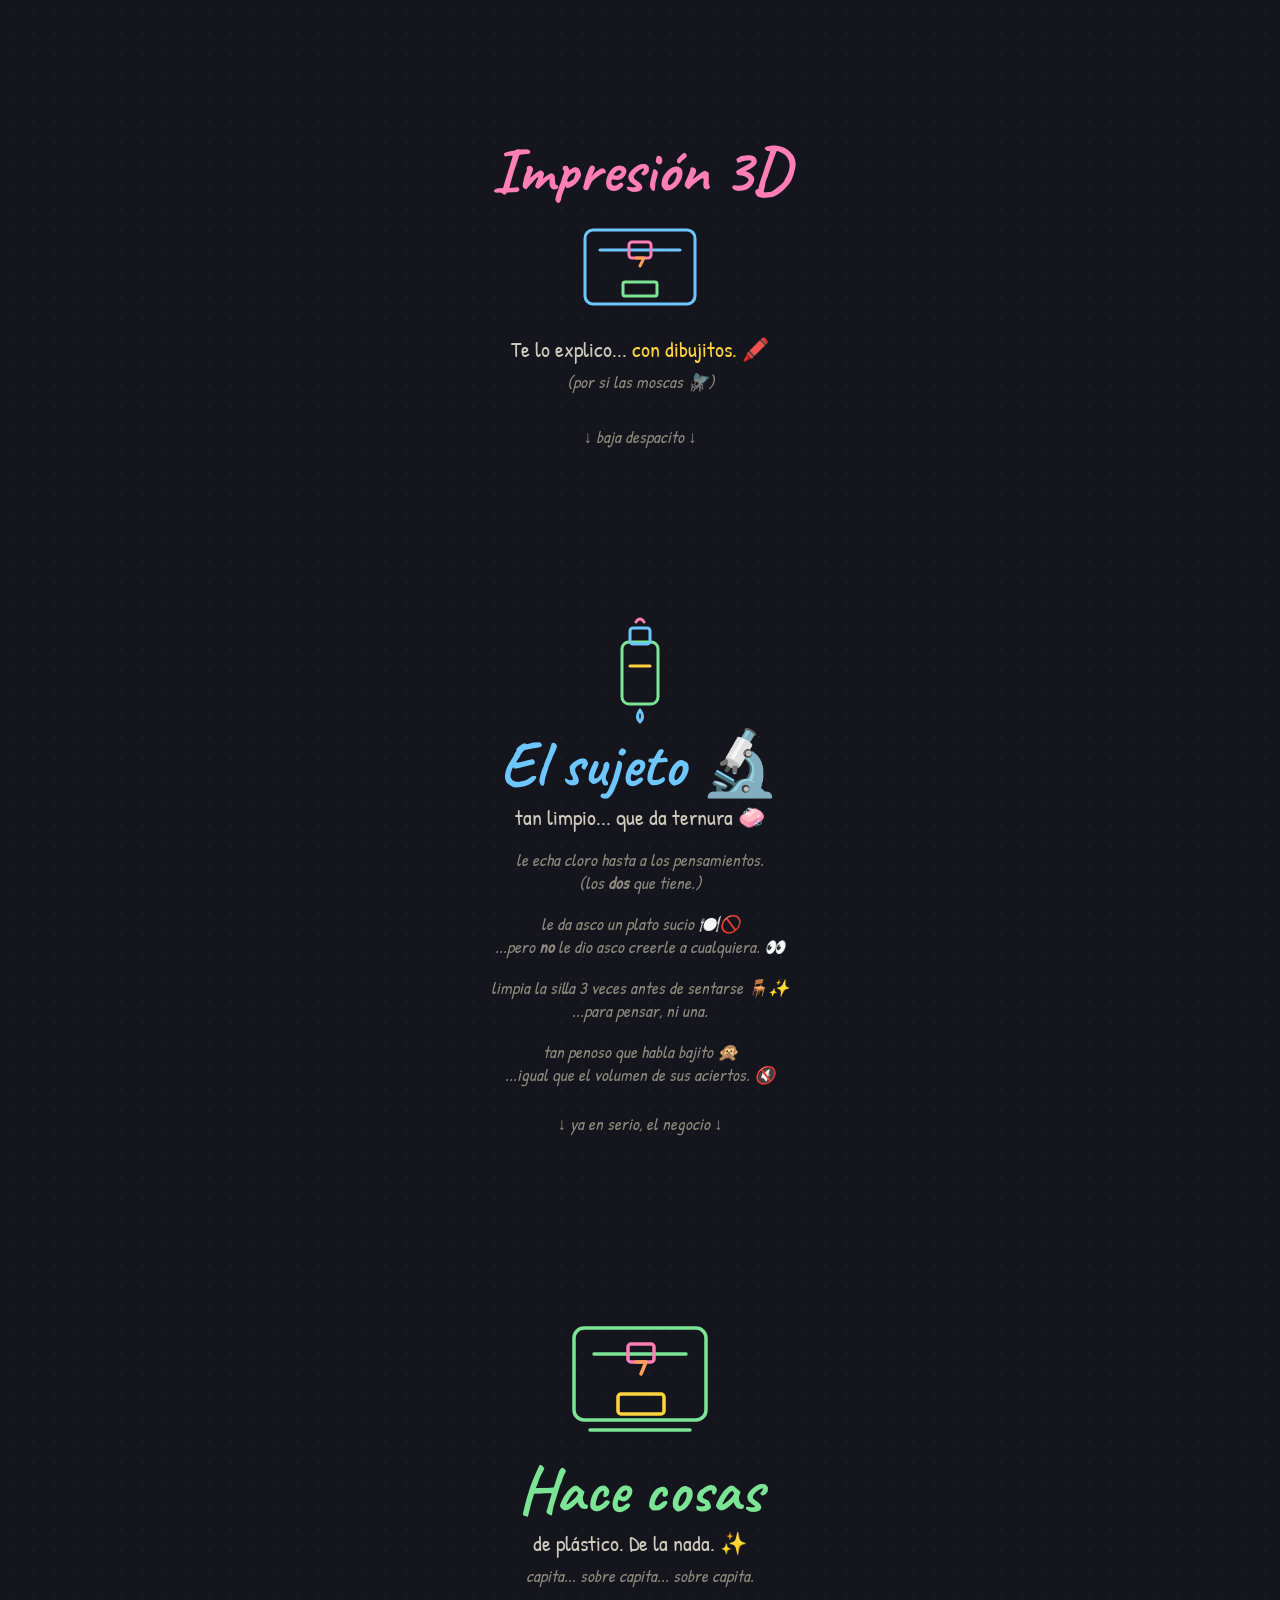
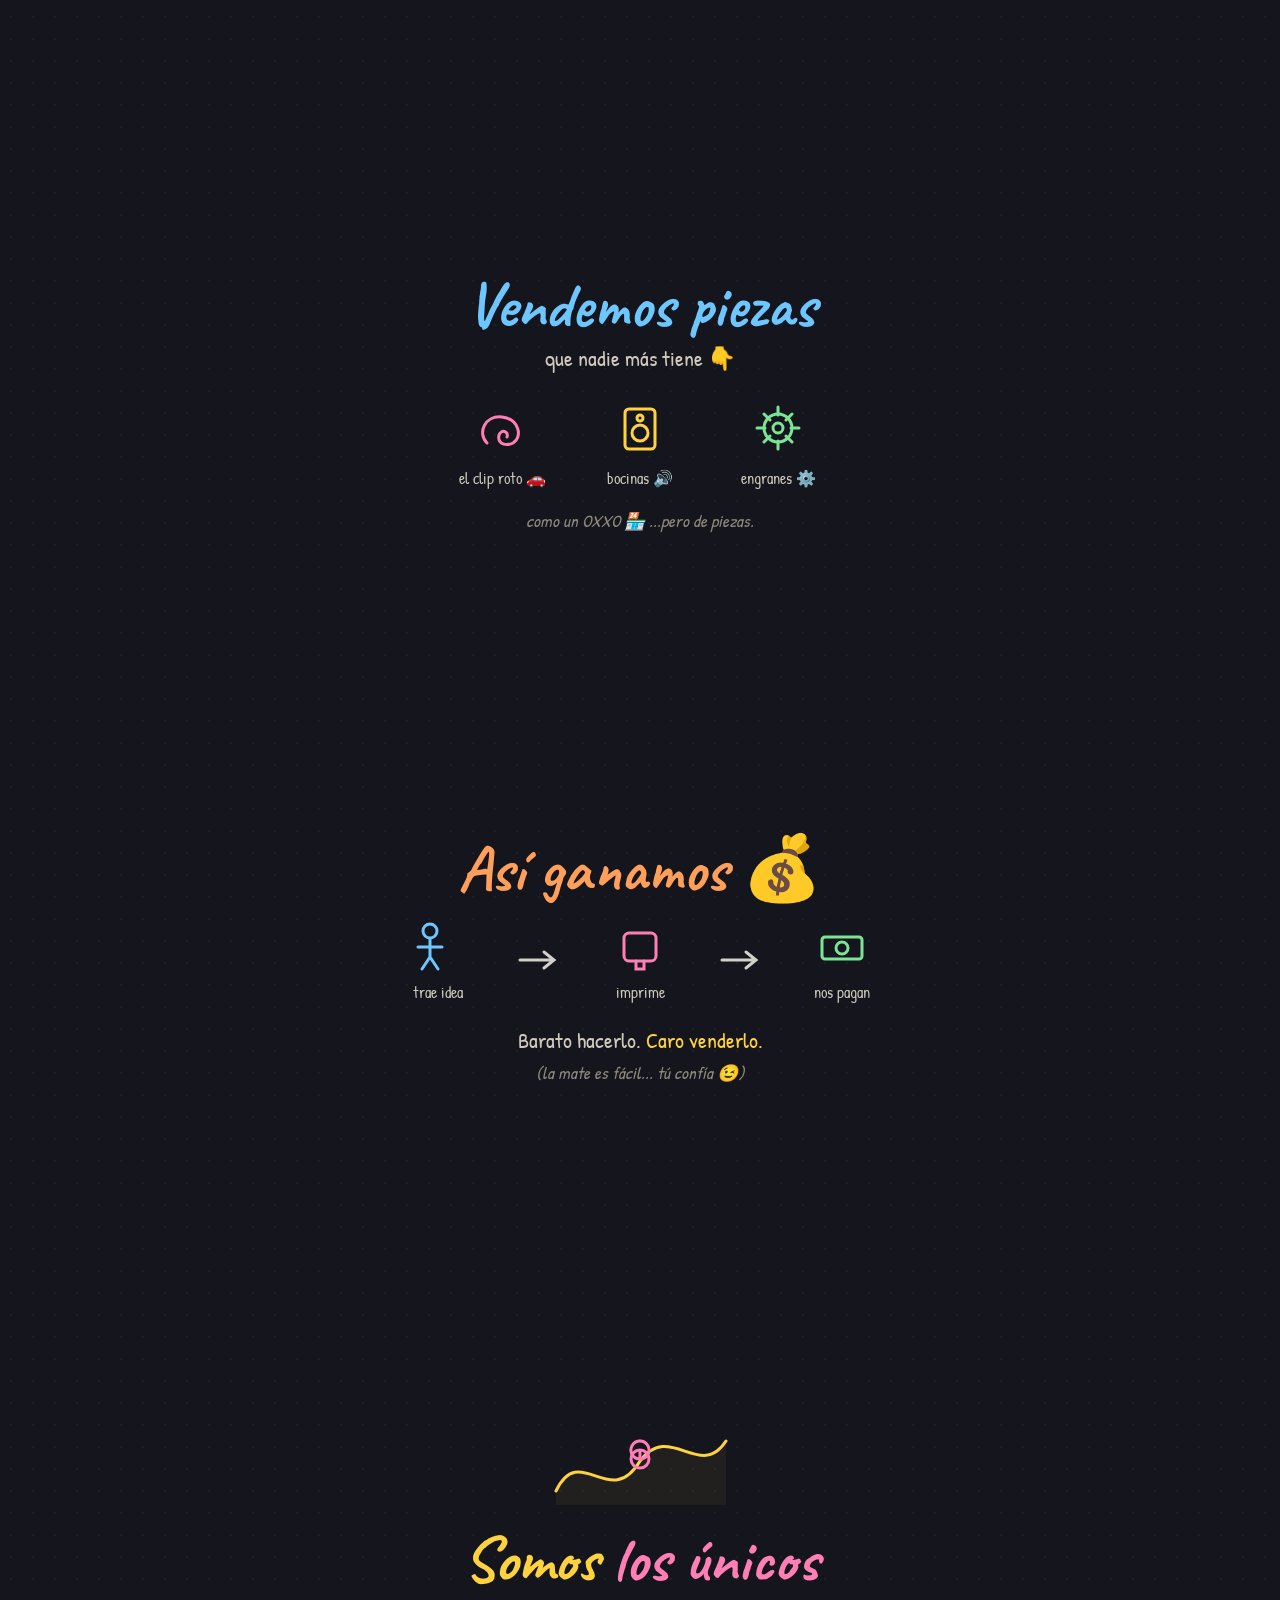
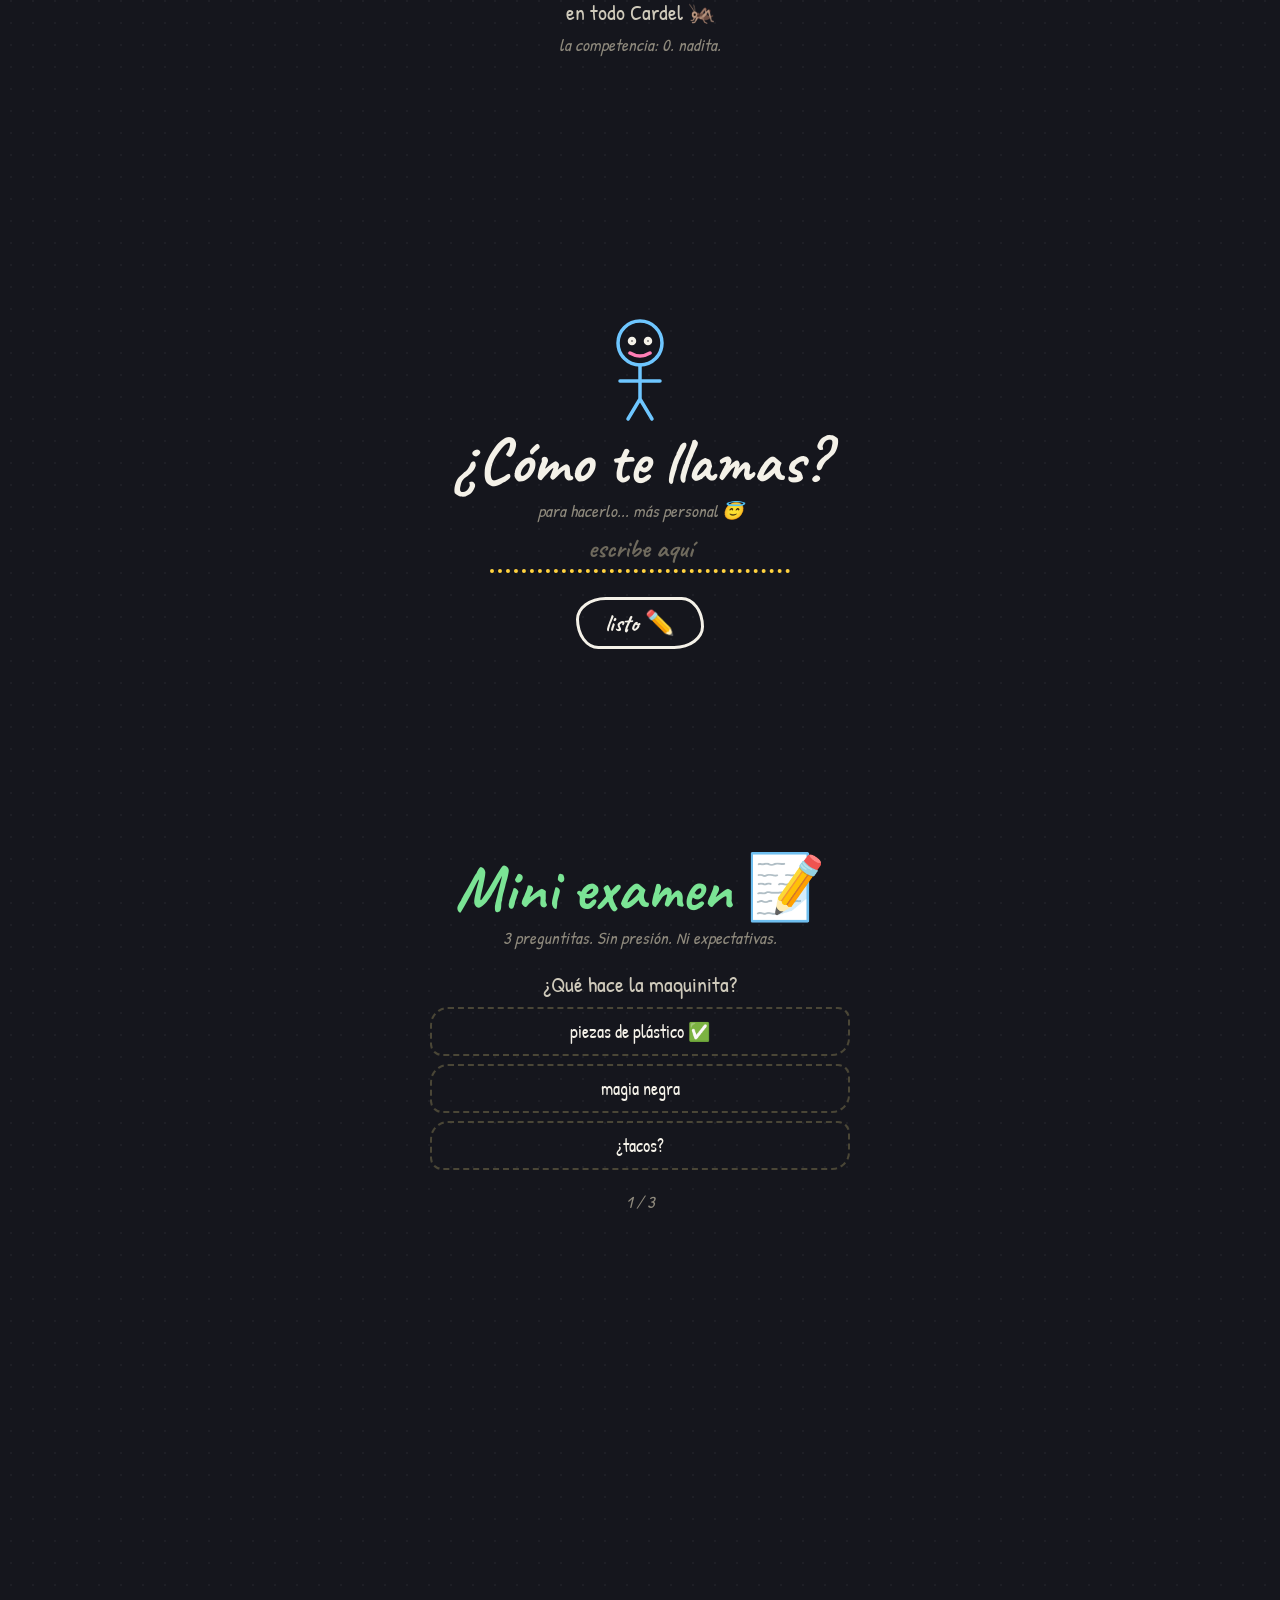
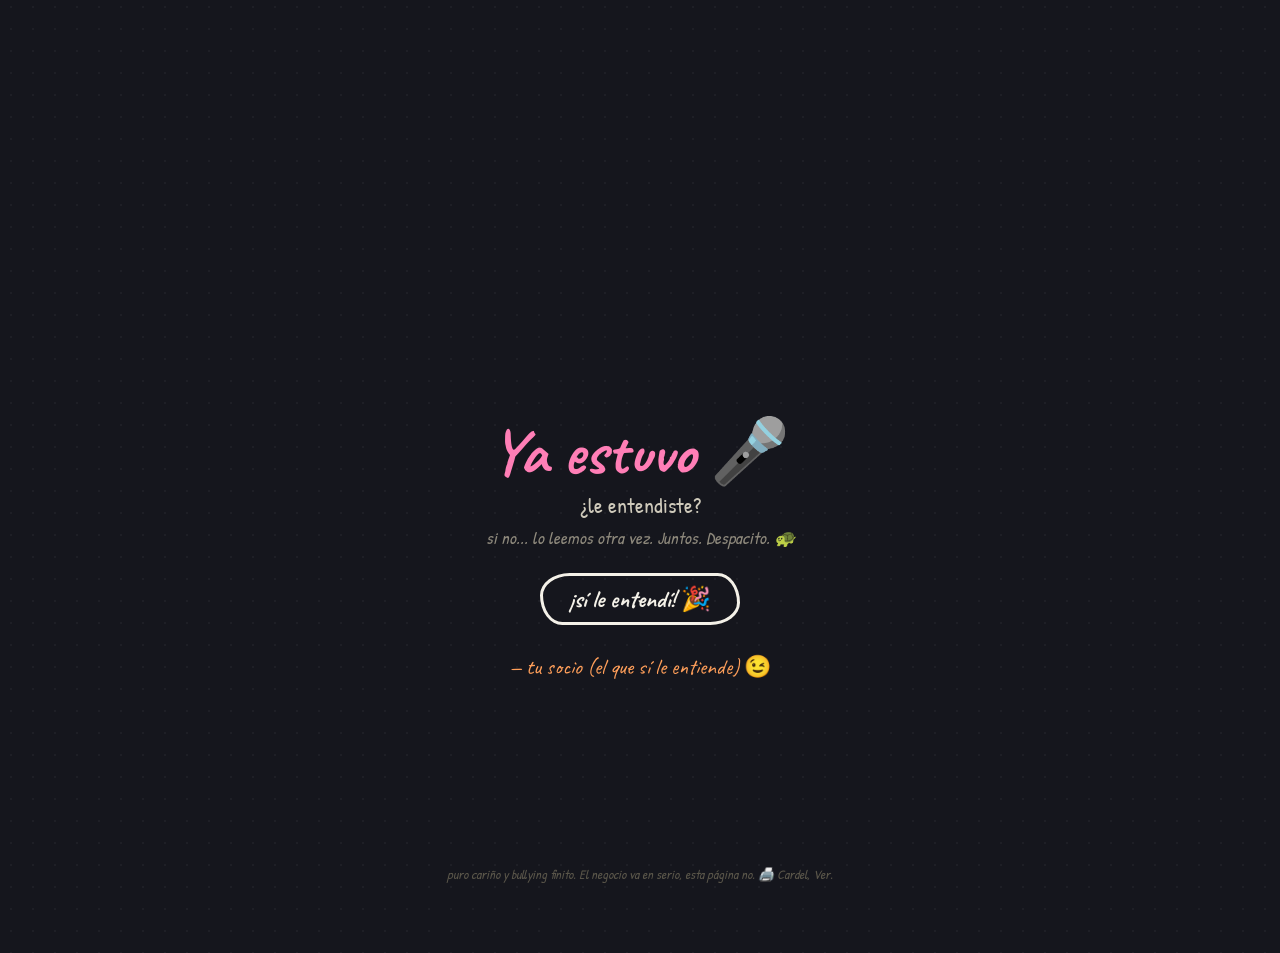
<file: compa.html>
<!DOCTYPE html>
<html lang="es">
<head>
<meta charset="UTF-8">
<meta name="viewport" content="width=device-width, initial-scale=1.0">
<title>🖍️ Impresión 3D · explicada con dibujitos</title>
<link rel="preconnect" href="https://fonts.googleapis.com">
<link rel="preconnect" href="https://fonts.gstatic.com" crossorigin>
<link href="https://fonts.googleapis.com/css2?family=Caveat:wght@500;700&family=Patrick+Hand&display=swap" rel="stylesheet">
<style>
  :root{ --chalk:#f4f1e8; --pink:#ff7eb6; --yellow:#ffd23f; --green:#7be495; --blue:#6ec6ff; --orange:#ff9f5a; }
  *{ margin:0; padding:0; box-sizing:border-box; }
  html{ scroll-behavior:smooth; }
  body{ font-family:'Patrick Hand',cursive; background:#15161d; color:var(--chalk); overflow-x:hidden;
    background-image:radial-gradient(rgba(255,255,255,.04) 1px,transparent 1px); background-size:22px 22px; }
  .hand{ font-family:'Caveat',cursive; }
  .wrap{ max-width:760px; margin:0 auto; padding:14px 16px 70px; position:relative; z-index:2; }

  /* trazo que se dibuja solo */
  .doodle path,.doodle line,.doodle circle,.doodle rect,.doodle polyline,.doodle ellipse{
    stroke-dasharray:1; stroke-dashoffset:1; }
  .doodle.drawn path,.doodle.drawn line,.doodle.drawn circle,.doodle.drawn rect,.doodle.drawn polyline,.doodle.drawn ellipse{
    animation:draw 1.3s ease forwards; }
  .doodle.drawn *:nth-child(2){ animation-delay:.18s; } .doodle.drawn *:nth-child(3){ animation-delay:.36s; }
  .doodle.drawn *:nth-child(4){ animation-delay:.5s; } .doodle.drawn *:nth-child(5){ animation-delay:.64s; }
  .doodle.drawn *:nth-child(6){ animation-delay:.78s; } .doodle.drawn *:nth-child(7){ animation-delay:.9s; }
  @keyframes draw{ to{ stroke-dashoffset:0; } }
  .doodle{ display:block; margin:0 auto; }

  /* secciones */
  .scene{ min-height:62vh; display:flex; flex-direction:column; align-items:center; justify-content:center; text-align:center; padding:30px 6px; gap:6px; }
  .big{ font-family:'Caveat'; font-weight:700; font-size:clamp(34px,9vw,64px); line-height:1; }
  .word-pink{color:var(--pink)} .word-yellow{color:var(--yellow)} .word-green{color:var(--green)} .word-blue{color:var(--blue)} .word-orange{color:var(--orange)}
  .lil{ font-size:clamp(17px,4.4vw,22px); color:#cfcabb; }
  .tiny{ font-size:clamp(14px,3.6vw,17px); color:#8f8a7d; font-style:italic; }
  .pop{ display:inline-block; animation:pop .5s ease both; }
  @keyframes pop{ from{ transform:scale(.4); opacity:0;} to{ transform:scale(1); opacity:1;} }

  .float{ animation:fl 4s ease-in-out infinite; } @keyframes fl{ 0%,100%{transform:translateY(0)} 50%{transform:translateY(-12px)} }
  .wig{ animation:wig 3s ease-in-out infinite; transform-origin:center; } @keyframes wig{ 0%,100%{transform:rotate(-3deg)} 50%{transform:rotate(3deg)} }

  .flecha{ margin:2px auto; opacity:.85; }

  /* divisor garabato */
  hr.g{ border:none; height:14px; background:none; margin:0; }

  /* tarjeta mini para listas visuales */
  .row{ display:flex; gap:18px; flex-wrap:wrap; justify-content:center; margin-top:8px; }
  .ico{ display:flex; flex-direction:column; align-items:center; gap:4px; width:120px; }
  .ico span{ font-size:16px; color:#cfcabb; }

  /* botones / input */
  .btn{ font-family:'Caveat'; font-weight:700; font-size:24px; padding:8px 26px; border:3px solid var(--chalk); border-radius:40px 30px 40px 30px/30px 40px 30px 40px; background:transparent; color:var(--chalk); cursor:pointer; transition:.15s; }
  .btn:hover{ background:var(--pink); border-color:var(--pink); color:#15161d; transform:rotate(-2deg) scale(1.05); }
  input#nombre{ font-family:'Caveat'; font-weight:700; font-size:26px; text-align:center; background:transparent; border:none; border-bottom:4px dotted var(--yellow); color:var(--yellow); outline:none; width:min(300px,80vw); padding:4px; }
  input#nombre::placeholder{ color:#6f6a5d; }

  /* test */
  .opt{ font-family:'Patrick Hand'; font-size:18px; display:block; width:100%; max-width:420px; margin:8px auto; padding:10px 16px; border:2px dashed #4a4636; border-radius:18px 12px 18px 12px; background:transparent; color:var(--chalk); cursor:pointer; transition:.15s; }
  .opt:hover{ border-color:var(--green); transform:translateX(5px) rotate(-1deg); }

  /* certificado */
  #cert{ display:none; border:3px solid var(--yellow); border-radius:8px; padding:22px 16px; text-align:center; position:relative; transform:rotate(-1deg); background:rgba(255,210,63,.05); max-width:480px; margin:0 auto; }
  #cert .nom{ font-family:'Caveat'; font-weight:700; font-size:clamp(28px,8vw,44px); color:var(--pink); margin:6px 0; }
  #cert small{ color:#8f8a7d; }

  #confeti{ position:fixed; inset:0; z-index:50; pointer-events:none; }
  .mini{ text-align:center; color:#5a564a; font-size:13px; font-style:italic; margin-top:36px; }
</style>
</head>
<body>
<canvas id="confeti"></canvas>
<div class="wrap">

  <!-- HERO -->
  <section class="scene">
    <div class="hand big"><span class="word-pink">Impresión&nbsp;3D</span></div>
    <svg class="doodle wig" width="150" height="120" viewBox="0 0 150 120" fill="none" stroke="var(--blue)" stroke-width="3" stroke-linecap="round" stroke-linejoin="round">
      <rect pathLength="1" x="20" y="22" width="110" height="74" rx="8"/>
      <line pathLength="1" x1="35" y1="42" x2="115" y2="42"/>
      <rect pathLength="1" x="64" y="34" width="22" height="16" rx="3" stroke="var(--pink)"/>
      <polyline pathLength="1" points="71,50 79,50 75,58" stroke="var(--orange)"/>
      <rect pathLength="1" x="58" y="74" width="34" height="14" rx="2" stroke="var(--green)"/>
    </svg>
    <div class="lil">Te lo explico... <span class="word-yellow">con dibujitos.</span> 🖍️</div>
    <div class="tiny">(por si las moscas 🪰)</div>
    <div class="tiny float" style="margin-top:26px">↓ baja despacito ↓</div>
  </section>

  <!-- PERFIL DEL SUJETO -->
  <section class="scene">
    <svg class="doodle wig" width="96" height="124" viewBox="0 0 96 124" fill="none" stroke="var(--green)" stroke-width="3" stroke-linecap="round" stroke-linejoin="round">
      <rect pathLength="1" x="30" y="40" width="36" height="62" rx="7"/>
      <rect pathLength="1" x="38" y="26" width="20" height="16" rx="3" stroke="var(--blue)"/>
      <line pathLength="1" x1="38" y1="64" x2="58" y2="64" stroke="var(--yellow)"/>
      <path pathLength="1" d="M48 108 q5 7 0 12 q-5 -5 0 -12" stroke="var(--blue)"/>
      <path pathLength="1" d="M44 20 q4 -6 8 0" stroke="var(--pink)"/>
    </svg>
    <div class="big"><span class="word-blue">El sujeto</span> 🔬</div>
    <div class="lil">tan limpio... que da ternura 🧼</div>
    <div class="tiny" style="margin-top:10px">le echa cloro hasta a los pensamientos.<br>(los <b>dos</b> que tiene.)</div>
    <div class="tiny" style="margin-top:12px">le da asco un plato sucio 🍽️🚫<br>...pero <b>no</b> le dio asco creerle a cualquiera. 👀</div>
    <div class="tiny" style="margin-top:12px">limpia la silla 3 veces antes de sentarse 🪑✨<br>...para pensar, ni una.</div>
    <div class="tiny" style="margin-top:12px">tan penoso que habla bajito 🙊<br>...igual que el volumen de sus aciertos. 🔇</div>
    <div class="tiny float" style="margin-top:20px">↓ ya en serio, el negocio ↓</div>
  </section>

  <!-- ¿QUÉ ES? -->
  <section class="scene">
    <svg class="doodle float" width="180" height="150" viewBox="0 0 180 150" fill="none" stroke="var(--green)" stroke-width="3.5" stroke-linecap="round" stroke-linejoin="round">
      <rect pathLength="1" x="24" y="26" width="132" height="92" rx="10"/>
      <line pathLength="1" x1="44" y1="52" x2="136" y2="52"/>
      <g class="cab"><rect pathLength="1" x="78" y="42" width="26" height="18" rx="3" stroke="var(--pink)"/></g>
      <polyline pathLength="1" points="86,60 96,60 91,72" stroke="var(--orange)"/>
      <rect pathLength="1" x="68" y="92" width="46" height="20" rx="3" stroke="var(--yellow)"/>
      <line pathLength="1" x1="40" y1="128" x2="140" y2="128"/>
    </svg>
    <div class="big"><span class="word-green">Hace cosas</span></div>
    <div class="lil">de plástico. De la nada. ✨</div>
    <div class="tiny">capita... sobre capita... sobre capita.</div>
  </section>

  <!-- ¿QUÉ VENDEMOS? -->
  <section class="scene">
    <div class="big"><span class="word-blue">Vendemos piezas</span></div>
    <div class="lil">que nadie más tiene 👇</div>
    <div class="row" style="margin-top:14px">
      <div class="ico">
        <svg class="doodle" width="70" height="70" viewBox="0 0 70 70" fill="none" stroke="var(--pink)" stroke-width="3" stroke-linecap="round"><path pathLength="1" d="M20 50 C10 40 18 22 35 24 C52 26 56 44 46 50 C40 53 30 52 32 42 C34 36 42 38 40 44"/></svg>
        <span>el clip roto 🚗</span>
      </div>
      <div class="ico">
        <svg class="doodle" width="70" height="70" viewBox="0 0 70 70" fill="none" stroke="var(--yellow)" stroke-width="3" stroke-linecap="round"><rect pathLength="1" x="20" y="16" width="30" height="40" rx="4"/><circle pathLength="1" cx="35" cy="40" r="8"/><circle pathLength="1" cx="35" cy="25" r="3"/></svg>
        <span>bocinas 🔊</span>
      </div>
      <div class="ico">
        <svg class="doodle" width="70" height="70" viewBox="0 0 70 70" fill="none" stroke="var(--green)" stroke-width="3" stroke-linecap="round"><circle pathLength="1" cx="35" cy="35" r="14"/><circle pathLength="1" cx="35" cy="35" r="5"/><path pathLength="1" d="M35 14v8M35 48v8M14 35h8M48 35h8M21 21l6 6M49 49l-6-6M49 21l-6 6M21 49l6-6"/></svg>
        <span>engranes ⚙️</span>
      </div>
    </div>
    <div class="tiny" style="margin-top:14px">como un OXXO 🏪 ...pero de piezas.</div>
  </section>

  <!-- ¿CÓMO GANAMOS? -->
  <section class="scene">
    <div class="big"><span class="word-orange">Así ganamos 💰</span></div>
    <div class="row" style="margin-top:10px; align-items:center">
      <div class="ico">
        <svg class="doodle" width="60" height="60" viewBox="0 0 60 60" fill="none" stroke="var(--blue)" stroke-width="3" stroke-linecap="round"><circle pathLength="1" cx="22" cy="14" r="7"/><path pathLength="1" d="M22 22v18M10 30h24M14 52l8-12 8 12"/></svg>
        <span>trae idea</span>
      </div>
      <svg class="doodle flecha" width="46" height="26" viewBox="0 0 46 26" fill="none" stroke="var(--chalk)" stroke-width="3" stroke-linecap="round"><path pathLength="1" d="M4 13h32M28 5l10 8-10 8"/></svg>
      <div class="ico">
        <svg class="doodle" width="60" height="60" viewBox="0 0 60 60" fill="none" stroke="var(--pink)" stroke-width="3" stroke-linecap="round"><rect pathLength="1" x="14" y="16" width="32" height="28" rx="5"/><polyline pathLength="1" points="26,44 26,52 34,52 34,44"/></svg>
        <span>imprime</span>
      </div>
      <svg class="doodle flecha" width="46" height="26" viewBox="0 0 46 26" fill="none" stroke="var(--chalk)" stroke-width="3" stroke-linecap="round"><path pathLength="1" d="M4 13h32M28 5l10 8-10 8"/></svg>
      <div class="ico">
        <svg class="doodle" width="60" height="60" viewBox="0 0 60 60" fill="none" stroke="var(--green)" stroke-width="3" stroke-linecap="round"><rect pathLength="1" x="10" y="20" width="40" height="22" rx="3"/><circle pathLength="1" cx="30" cy="31" r="6"/></svg>
        <span>nos pagan</span>
      </div>
    </div>
    <div class="lil" style="margin-top:16px">Barato hacerlo. <span class="word-yellow">Caro venderlo.</span></div>
    <div class="tiny">(la mate es fácil... tú confía 😉)</div>
  </section>

  <!-- ¿POR QUÉ JALA? -->
  <section class="scene">
    <svg class="doodle float" width="200" height="140" viewBox="0 0 200 140" fill="none" stroke="var(--yellow)" stroke-width="3" stroke-linecap="round" stroke-linejoin="round">
      <path pathLength="1" d="M16 110 C40 60 70 130 100 80 C130 40 160 100 186 60"/>
      <path pathLength="1" d="M16 110 C40 60 70 130 100 80 C130 40 160 100 186 60 L186 124 L16 124 Z" stroke="none" fill="rgba(255,210,63,.05)"/>
      <circle pathLength="1" cx="100" cy="78" r="9" stroke="var(--pink)"/>
      <path pathLength="1" d="M100 60 a9 9 0 1 1 -.1 0 M100 78 L100 70" stroke="var(--pink)"/>
    </svg>
    <div class="big"><span class="word-yellow">Somos</span> <span class="word-pink">los únicos</span></div>
    <div class="lil">en todo Cardel 🦗</div>
    <div class="tiny">la competencia: 0. nadita.</div>
  </section>

  <!-- INDIRECTA + NOMBRE -->
  <section class="scene">
    <svg class="doodle wig" width="120" height="120" viewBox="0 0 120 120" fill="none" stroke="var(--blue)" stroke-width="3.5" stroke-linecap="round"><circle pathLength="1" cx="60" cy="40" r="22"/><path pathLength="1" d="M60 62v34M40 78h40M48 116l12-20 12 20"/><circle pathLength="1" cx="52" cy="38" r="2.5" stroke="var(--chalk)"/><circle pathLength="1" cx="68" cy="38" r="2.5" stroke="var(--chalk)"/><path pathLength="1" d="M50 50 q10 6 20 0" stroke="var(--pink)"/></svg>
    <div class="big">¿Cómo te llamas?</div>
    <div class="tiny">para hacerlo... más personal 😇</div>
    <input id="nombre" placeholder="escribe aquí" maxlength="20" autocomplete="off">
    <div style="margin-top:18px"><button class="btn" onclick="setNombre()">listo ✏️</button></div>
  </section>

  <!-- TEST (poco texto) -->
  <section class="scene">
    <div class="big"><span class="word-green">Mini examen</span> 📝</div>
    <div class="tiny">3 preguntitas. Sin presión. Ni expectativas.</div>
    <div id="qbox" style="margin-top:14px; width:100%"></div>
    <div id="qprog" class="tiny" style="margin-top:6px"></div>
  </section>

  <!-- CERTIFICADO -->
  <section class="scene">
    <div id="cert">
      <div class="hand" style="font-size:26px;color:var(--yellow)">🎓 Diploma oficial 🎓</div>
      <small>esto certifica que</small>
      <div class="nom" id="certNom">______</div>
      <small>POR FIN entendió el negocio.</small><br>
      <small class="hand" style="font-size:20px;color:var(--green)">¡un aplauso, era difícil! 👏</small>
      <div style="margin-top:10px"><small id="folio">N°&nbsp;000</small> · <small id="fecha"></small></div>
    </div>
  </section>

  <!-- CIERRE -->
  <section class="scene">
    <div class="big"><span class="word-pink">Ya estuvo</span> 🎤</div>
    <div class="lil">¿le entendiste?</div>
    <div class="tiny">si no... lo leemos otra vez. Juntos. Despacito. 🐢</div>
    <div style="margin-top:18px"><button class="btn" onclick="fiesta()">¡sí le entendí! 🎉</button></div>
    <div class="hand" style="font-size:22px;color:var(--orange);margin-top:22px">— tu socio (el que sí le entiende) 😉</div>
  </section>

  <p class="mini">puro cariño y bullying finito. El negocio va en serio, esta página no. 🖨️ Cardel, Ver.</p>
</div>

<script>
  // dibujar al hacer scroll
  const io=new IntersectionObserver(es=>es.forEach(e=>{ if(e.isIntersecting) e.target.classList.add('drawn'); }),{threshold:.25});
  document.querySelectorAll('.doodle').forEach(d=>io.observe(d));

  // sonido sutil
  let ac; function beep(f=600,d=.07,t='sine',v=.04){ try{ ac=ac||new (window.AudioContext||window.webkitAudioContext)(); const o=ac.createOscillator(),g=ac.createGain(); o.type=t; o.frequency.value=f; g.gain.value=v; o.connect(g); g.connect(ac.destination); o.start(); o.stop(ac.currentTime+d);}catch(e){} }

  let NOMBRE="";
  function setNombre(){ const v=document.getElementById('nombre').value.trim(); NOMBRE=v||"______";
    document.querySelectorAll('.nm').forEach(e=>e.textContent=NOMBRE);
    document.getElementById('certNom').textContent=NOMBRE; beep(700,.08); beep(900,.08); }

  // test corto
  const Q=[
    {q:"¿Qué hace la maquinita?",a:[{t:"piezas de plástico ✅",ok:1},{t:"magia negra",ok:0},{t:"¿tacos?",ok:0}]},
    {q:"¿Cómo ganamos?",a:[{t:"barato hacerlo, caro venderlo ✅",ok:1},{t:"le pido a mi mamá",ok:0},{t:"ni idea",ok:0}]},
    {q:"¿Por qué jala en Cardel?",a:[{t:"somos los únicos ✅",ok:1},{t:"por guapos",ok:0},{t:"¿jala?",ok:0}]}
  ];
  let qi=0,ac2=0;
  function pintaQ(){ const b=document.getElementById('qbox'),p=document.getElementById('qprog');
    if(qi>=Q.length){ fin(); return; } const it=Q[qi];
    b.innerHTML="<div class='lil' style='margin-bottom:8px'>"+it.q+"</div>"+it.a.map((o,k)=>"<button class='opt' onclick='resp("+k+")'>"+o.t+"</button>").join("");
    p.textContent=(qi+1)+" / "+Q.length; }
  function resp(k){ if(Q[qi].a[k].ok){ ac2++; beep(880,.08); beep(1100,.08);} else { beep(200,.18,'sawtooth',.05);} qi++; pintaQ(); }
  function fin(){ const b=document.getElementById('qbox'),p=document.getElementById('qprog');
    let m = ac2===3? "¡3/3! 👏 nadie te ayudó... ¿verdad? 👀" : ac2===2? "2/3 😌 vamos mejorando, eh." : ac2+"/3 🐢 ...le seguimos echando ganas.";
    b.innerHTML="<div class='lil'>"+m+"</div><div class='tiny'>↓ tu diploma ↓</div>"; p.textContent="";
    const c=document.getElementById('cert'); c.style.display='block';
    document.getElementById('certNom').textContent=NOMBRE||"______";
    document.getElementById('folio').textContent="N° "+(Math.floor(Math.random()*900)+100);
    document.getElementById('fecha').textContent=new Date().toLocaleDateString('es-MX');
    c.scrollIntoView({behavior:'smooth'}); setTimeout(fiesta,400); }

  // confeti de garabatos
  const cv=document.getElementById('confeti'),cx=cv.getContext('2d'); let ps=[];
  function sz(){ cv.width=innerWidth; cv.height=innerHeight; } sz(); addEventListener('resize',sz);
  function fiesta(){ beep(523,.1);beep(659,.1);beep(784,.12); const e=["✏️","🖍️","⭐","🎉","✨","📏","🖨️"];
    for(let i=0;i<70;i++) ps.push({x:Math.random()*cv.width,y:-20,vy:Math.random()*3+2,vx:Math.random()*2-1,r:Math.random()*360,c:e[Math.floor(Math.random()*e.length)],s:Math.random()*12+16}); }
  (function lp(){ cx.clearRect(0,0,cv.width,cv.height); ps.forEach(p=>{ p.y+=p.vy;p.x+=p.vx;p.r+=5; cx.save();cx.translate(p.x,p.y);cx.rotate(p.r*Math.PI/180);cx.font=p.s+"px serif";cx.fillText(p.c,0,0);cx.restore(); }); ps=ps.filter(p=>p.y<cv.height+30); requestAnimationFrame(lp); })();

  window.addEventListener('load',pintaQ);
</script>
</body>
</html>
</file>
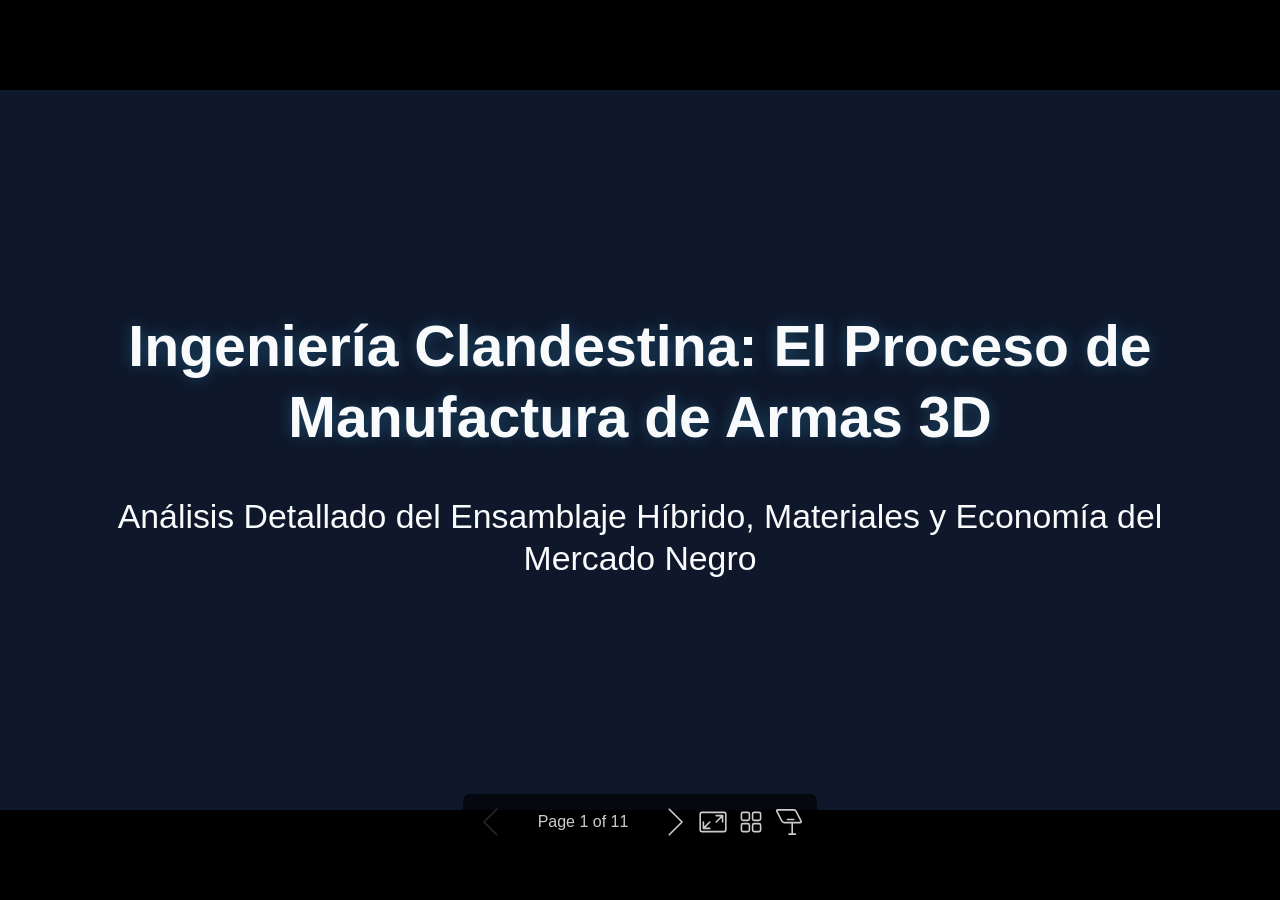
<file: presentacion.html>
<!DOCTYPE html><html lang="en-US"><head><title>Ingeniería Clandestina: El Proceso de Manufactura de Armas 3D</title><meta property="og:title" content="Ingeniería Clandestina: El Proceso de Manufactura de Armas 3D"><meta charset="UTF-8"><meta name="viewport" content="width=device-width,height=device-height,initial-scale=1.0"><meta name="apple-mobile-web-app-capable" content="yes"><meta http-equiv="X-UA-Compatible" content="ie=edge"><meta property="og:type" content="website"><meta name="twitter:card" content="summary"><style>@media screen{body[data-bespoke-view=""] .bespoke-marp-parent>.bespoke-marp-osc>button,body[data-bespoke-view=next] .bespoke-marp-parent>.bespoke-marp-osc>button,body[data-bespoke-view=overview] button.bespoke-marp-overview-close,body[data-bespoke-view=presenter] .bespoke-marp-presenter-container .bespoke-marp-presenter-info-container .bespoke-marp-presenter-info-page-area .bespoke-marp-presenter-info-page,body[data-bespoke-view=presenter] .bespoke-marp-presenter-container .bespoke-marp-presenter-info-container button,body[data-bespoke-view=presenter] .bespoke-marp-presenter-container .bespoke-marp-presenter-note-container button{appearance:none;background-color:initial;border:0;color:inherit;cursor:pointer;font-size:inherit;opacity:.8;outline:none;padding:0;transition:opacity .2s linear;-webkit-tap-highlight-color:transparent}body[data-bespoke-view=""] .bespoke-marp-parent>.bespoke-marp-osc>button:disabled,body[data-bespoke-view=next] .bespoke-marp-parent>.bespoke-marp-osc>button:disabled,body[data-bespoke-view=overview] button.bespoke-marp-overview-close:disabled,body[data-bespoke-view=presenter] .bespoke-marp-presenter-container .bespoke-marp-presenter-info-container .bespoke-marp-presenter-info-page-area .bespoke-marp-presenter-info-page:disabled,body[data-bespoke-view=presenter] .bespoke-marp-presenter-container .bespoke-marp-presenter-info-container button:disabled,body[data-bespoke-view=presenter] .bespoke-marp-presenter-container .bespoke-marp-presenter-note-container button:disabled{cursor:not-allowed;opacity:.15!important}body[data-bespoke-view=""] .bespoke-marp-parent>.bespoke-marp-osc>button:hover,body[data-bespoke-view=next] .bespoke-marp-parent>.bespoke-marp-osc>button:hover,body[data-bespoke-view=overview] button.bespoke-marp-overview-close:hover,body[data-bespoke-view=presenter] .bespoke-marp-presenter-container .bespoke-marp-presenter-info-container .bespoke-marp-presenter-info-page-area .bespoke-marp-presenter-info-page:hover,body[data-bespoke-view=presenter] .bespoke-marp-presenter-container .bespoke-marp-presenter-info-container button:hover,body[data-bespoke-view=presenter] .bespoke-marp-presenter-container .bespoke-marp-presenter-note-container button:hover{opacity:1}body[data-bespoke-view=""] .bespoke-marp-parent>.bespoke-marp-osc>button:hover:active,body[data-bespoke-view=next] .bespoke-marp-parent>.bespoke-marp-osc>button:hover:active,body[data-bespoke-view=overview] button.bespoke-marp-overview-close:hover:active,body[data-bespoke-view=presenter] .bespoke-marp-presenter-container .bespoke-marp-presenter-info-container .bespoke-marp-presenter-info-page-area .bespoke-marp-presenter-info-page:hover:active,body[data-bespoke-view=presenter] .bespoke-marp-presenter-container .bespoke-marp-presenter-info-container button:hover:active,body[data-bespoke-view=presenter] .bespoke-marp-presenter-container .bespoke-marp-presenter-note-container button:hover:active{opacity:.6}body[data-bespoke-view=""] .bespoke-marp-parent>.bespoke-marp-osc>button:hover:not(:disabled),body[data-bespoke-view=next] .bespoke-marp-parent>.bespoke-marp-osc>button:hover:not(:disabled),body[data-bespoke-view=overview] button.bespoke-marp-overview-close:hover:not(:disabled),body[data-bespoke-view=presenter] .bespoke-marp-presenter-container .bespoke-marp-presenter-info-container .bespoke-marp-presenter-info-page-area .bespoke-marp-presenter-info-page:hover:not(:disabled),body[data-bespoke-view=presenter] .bespoke-marp-presenter-container .bespoke-marp-presenter-info-container button:hover:not(:disabled),body[data-bespoke-view=presenter] .bespoke-marp-presenter-container .bespoke-marp-presenter-note-container button:hover:not(:disabled){transition:none}body[data-bespoke-view=""] .bespoke-marp-parent>.bespoke-marp-osc>button[data-bespoke-marp-osc=prev],body[data-bespoke-view=next] .bespoke-marp-parent>.bespoke-marp-osc>button[data-bespoke-marp-osc=prev],body[data-bespoke-view=presenter] .bespoke-marp-presenter-container .bespoke-marp-presenter-info-container button.bespoke-marp-presenter-info-page-prev{background:#0000 url("[data-uri]") no-repeat 50%;background-size:contain;overflow:hidden;text-indent:100%;white-space:nowrap}body[data-bespoke-view=""] .bespoke-marp-parent>.bespoke-marp-osc>button[data-bespoke-marp-osc=next],body[data-bespoke-view=next] .bespoke-marp-parent>.bespoke-marp-osc>button[data-bespoke-marp-osc=next],body[data-bespoke-view=presenter] .bespoke-marp-presenter-container .bespoke-marp-presenter-info-container button.bespoke-marp-presenter-info-page-next{background:#0000 url("[data-uri]") no-repeat 50%;background-size:contain;overflow:hidden;text-indent:100%;white-space:nowrap}body[data-bespoke-view=""] .bespoke-marp-parent>.bespoke-marp-osc>button[data-bespoke-marp-osc=fullscreen],body[data-bespoke-view=next] .bespoke-marp-parent>.bespoke-marp-osc>button[data-bespoke-marp-osc=fullscreen]{background:#0000 url("[data-uri]") no-repeat 50%;background-size:contain;overflow:hidden;text-indent:100%;white-space:nowrap}body[data-bespoke-view=""] .bespoke-marp-parent>.bespoke-marp-osc>button.exit[data-bespoke-marp-osc=fullscreen],body[data-bespoke-view=next] .bespoke-marp-parent>.bespoke-marp-osc>button.exit[data-bespoke-marp-osc=fullscreen]{background-image:url("[data-uri]")}body[data-bespoke-view=""] .bespoke-marp-parent>.bespoke-marp-osc>button[data-bespoke-marp-osc=presenter],body[data-bespoke-view=next] .bespoke-marp-parent>.bespoke-marp-osc>button[data-bespoke-marp-osc=presenter]{background:#0000 url("[data-uri]") no-repeat 50%;background-size:contain;overflow:hidden;text-indent:100%;white-space:nowrap}body[data-bespoke-view=overview] button.bespoke-marp-overview-close,body[data-bespoke-view=presenter] .bespoke-marp-presenter-container .bespoke-marp-presenter-note-container button.bespoke-marp-presenter-note-bigger{background:#0000 url("[data-uri]") no-repeat 50%;background-size:contain;overflow:hidden;text-indent:100%;white-space:nowrap}body[data-bespoke-view=presenter] .bespoke-marp-presenter-container .bespoke-marp-presenter-note-container button.bespoke-marp-presenter-note-smaller{background:#0000 url("[data-uri]") no-repeat 50%;background-size:contain;overflow:hidden;text-indent:100%;white-space:nowrap}body[data-bespoke-view=""] .bespoke-marp-parent>.bespoke-marp-osc>button[data-bespoke-marp-osc=overview],body[data-bespoke-view=next] .bespoke-marp-parent>.bespoke-marp-osc>button[data-bespoke-marp-osc=overview]{background:#0000 url("[data-uri]") no-repeat 50%;background-size:contain;overflow:hidden;text-indent:100%;white-space:nowrap}}@keyframes __bespoke_marp_transition_reduced_outgoing__{0%{opacity:1}to{opacity:0}}@keyframes __bespoke_marp_transition_reduced_incoming__{0%{mix-blend-mode:plus-lighter;opacity:0}to{mix-blend-mode:plus-lighter;opacity:1}}.bespoke-marp-note,.bespoke-marp-osc,.bespoke-progress-parent{display:none;transition:none}@media screen{::view-transition-group(*){animation-duration:var(--marp-bespoke-transition-animation-duration,.5s);animation-timing-function:ease}::view-transition-new(*),::view-transition-old(*){animation-delay:0s;animation-direction:var(--marp-bespoke-transition-animation-direction,normal);animation-duration:var(--marp-bespoke-transition-animation-duration,.5s);animation-fill-mode:both;animation-name:var(--marp-bespoke-transition-animation-name,var(--marp-bespoke-transition-animation-name-fallback,__bespoke_marp_transition_no_animation__));mix-blend-mode:normal}::view-transition-old(*){--marp-bespoke-transition-animation-name-fallback:__bespoke_marp_transition_reduced_outgoing__;animation-timing-function:ease}::view-transition-new(*){--marp-bespoke-transition-animation-name-fallback:__bespoke_marp_transition_reduced_incoming__;animation-timing-function:ease}::view-transition-new(root),::view-transition-old(root){animation-timing-function:linear}::view-transition-new(__bespoke_marp_transition_osc__),::view-transition-old(__bespoke_marp_transition_osc__){animation-duration:0s!important;animation-name:__bespoke_marp_transition_osc__!important}::view-transition-new(__bespoke_marp_transition_osc__){opacity:0!important}.bespoke-marp-transition-warming-up::view-transition-group(*),.bespoke-marp-transition-warming-up::view-transition-new(*),.bespoke-marp-transition-warming-up::view-transition-old(*){animation-play-state:paused!important}body,html{height:100%;margin:0}body{background:#000;overflow:hidden}svg.bespoke-marp-slide{content-visibility:hidden;interactivity:inert;opacity:0;pointer-events:none;z-index:-1}svg.bespoke-marp-slide:not(.bespoke-marp-active) *{view-transition-name:none!important}svg.bespoke-marp-slide.bespoke-marp-active{content-visibility:visible;interactivity:auto;opacity:1;pointer-events:auto;z-index:0}svg.bespoke-marp-slide.bespoke-marp-active.bespoke-marp-active-ready *{animation-name:__bespoke_marp__!important}@supports not (content-visibility:hidden){svg.bespoke-marp-slide[data-bespoke-marp-load=hideable]{display:none}svg.bespoke-marp-slide[data-bespoke-marp-load=hideable].bespoke-marp-active{display:block}}}@media screen and (prefers-reduced-motion:reduce){svg.bespoke-marp-slide *{view-transition-name:none!important}}@media screen{[data-bespoke-marp-fragment=inactive]{visibility:hidden}body[data-bespoke-view=""] .bespoke-marp-parent,body[data-bespoke-view=next] .bespoke-marp-parent{inset:0;position:absolute}body[data-bespoke-view=""] .bespoke-marp-parent>.bespoke-marp-osc,body[data-bespoke-view=next] .bespoke-marp-parent>.bespoke-marp-osc{background:#000000a6;border-radius:7px;bottom:50px;color:#fff;contain:paint;display:block;font-family:Helvetica,Arial,sans-serif;font-size:16px;left:50%;line-height:0;opacity:1;padding:12px;position:absolute;touch-action:manipulation;transform:translateX(-50%);transition:opacity .2s linear;-webkit-user-select:none;user-select:none;view-transition-name:__bespoke_marp_transition_osc__;white-space:nowrap;will-change:transform;z-index:1}body[data-bespoke-view=""] .bespoke-marp-parent>.bespoke-marp-osc>:where(*),body[data-bespoke-view=next] .bespoke-marp-parent>.bespoke-marp-osc>:where(*){margin-left:6px}body[data-bespoke-view=""] .bespoke-marp-parent>.bespoke-marp-osc>:where(*):where(:first-child),body[data-bespoke-view=next] .bespoke-marp-parent>.bespoke-marp-osc>:where(*):where(:first-child){margin-left:0}body[data-bespoke-view=""] .bespoke-marp-parent>.bespoke-marp-osc>span,body[data-bespoke-view=next] .bespoke-marp-parent>.bespoke-marp-osc>span{opacity:.8}body[data-bespoke-view=""] .bespoke-marp-parent>.bespoke-marp-osc>span[data-bespoke-marp-osc=page],body[data-bespoke-view=next] .bespoke-marp-parent>.bespoke-marp-osc>span[data-bespoke-marp-osc=page]{display:inline-block;min-width:140px;text-align:center}body[data-bespoke-view=""] .bespoke-marp-parent>.bespoke-marp-osc>button[data-bespoke-marp-osc=fullscreen],body[data-bespoke-view=""] .bespoke-marp-parent>.bespoke-marp-osc>button[data-bespoke-marp-osc=next],body[data-bespoke-view=""] .bespoke-marp-parent>.bespoke-marp-osc>button[data-bespoke-marp-osc=overview],body[data-bespoke-view=""] .bespoke-marp-parent>.bespoke-marp-osc>button[data-bespoke-marp-osc=presenter],body[data-bespoke-view=""] .bespoke-marp-parent>.bespoke-marp-osc>button[data-bespoke-marp-osc=prev],body[data-bespoke-view=next] .bespoke-marp-parent>.bespoke-marp-osc>button[data-bespoke-marp-osc=fullscreen],body[data-bespoke-view=next] .bespoke-marp-parent>.bespoke-marp-osc>button[data-bespoke-marp-osc=next],body[data-bespoke-view=next] .bespoke-marp-parent>.bespoke-marp-osc>button[data-bespoke-marp-osc=overview],body[data-bespoke-view=next] .bespoke-marp-parent>.bespoke-marp-osc>button[data-bespoke-marp-osc=presenter],body[data-bespoke-view=next] .bespoke-marp-parent>.bespoke-marp-osc>button[data-bespoke-marp-osc=prev]{height:32px;line-height:32px;width:32px}body[data-bespoke-view=""] .bespoke-marp-parent.bespoke-marp-inactive,body[data-bespoke-view=next] .bespoke-marp-parent.bespoke-marp-inactive{cursor:none}body[data-bespoke-view=""] .bespoke-marp-parent.bespoke-marp-inactive>.bespoke-marp-osc,body[data-bespoke-view=next] .bespoke-marp-parent.bespoke-marp-inactive>.bespoke-marp-osc{opacity:0;pointer-events:none}body[data-bespoke-view=""] svg.bespoke-marp-slide,body[data-bespoke-view=next] svg.bespoke-marp-slide{height:100%;left:0;position:absolute;top:0;width:100%}body[data-bespoke-view=""] .bespoke-progress-parent{background:#222;display:flex;height:5px;width:100%}body[data-bespoke-view=""] .bespoke-progress-parent+:where(.bespoke-marp-parent){top:5px}body[data-bespoke-view=""] .bespoke-progress-parent .bespoke-progress-bar{background:#0288d1;flex:0 0 0;transition:flex-basis .2s cubic-bezier(0,1,1,1)}body[data-bespoke-view=next]{background:#0000}body[data-bespoke-view=presenter]{background:#161616}body[data-bespoke-view=presenter] .bespoke-marp-presenter-container{display:grid;font-family:Helvetica,Arial,sans-serif;grid-template:"current dragbar next" minmax(140px,1fr) "current dragbar note" 2fr "info    dragbar note" 3em;grid-template-columns:minmax(3px,var(--bespoke-marp-presenter-split-ratio,66%)) 0 minmax(3px,1fr);height:100%;left:0;position:absolute;top:0;width:100%}body[data-bespoke-view=presenter] .bespoke-marp-presenter-container :where(.bespoke-marp-parent){grid-area:current;overflow:hidden;position:relative}body[data-bespoke-view=presenter] .bespoke-marp-presenter-container :where(.bespoke-marp-parent) :where(svg.bespoke-marp-slide){height:calc(100% - 40px);left:20px;pointer-events:none;position:absolute;top:20px;-webkit-user-select:none;user-select:none;width:calc(100% - 40px)}body[data-bespoke-view=presenter] .bespoke-marp-presenter-container :where(.bespoke-marp-parent) :where(svg.bespoke-marp-slide).bespoke-marp-active{filter:drop-shadow(0 3px 10px rgba(0,0,0,.5))}body[data-bespoke-view=presenter] .bespoke-marp-presenter-container .bespoke-marp-presenter-dragbar-container{background:#0288d1;cursor:col-resize;grid-area:dragbar;margin-left:-3px;opacity:0;position:relative;transition:opacity .4s linear .1s;width:6px;z-index:10}body[data-bespoke-view=presenter] .bespoke-marp-presenter-container .bespoke-marp-presenter-dragbar-container:hover{opacity:1}body[data-bespoke-view=presenter] .bespoke-marp-presenter-container .bespoke-marp-presenter-dragbar-container.active{opacity:1;transition-delay:0s}body[data-bespoke-view=presenter] .bespoke-marp-presenter-container .bespoke-marp-presenter-next-container{background:#222;cursor:pointer;display:none;grid-area:next;overflow:hidden;position:relative}body[data-bespoke-view=presenter] .bespoke-marp-presenter-container .bespoke-marp-presenter-next-container.active{display:block}body[data-bespoke-view=presenter] .bespoke-marp-presenter-container .bespoke-marp-presenter-next-container iframe.bespoke-marp-presenter-next{background:#0000;border:0;display:block;filter:drop-shadow(0 3px 10px rgba(0,0,0,.5));height:calc(100% - 40px);left:20px;pointer-events:none;position:absolute;interactivity:inert;top:20px;-webkit-user-select:none;user-select:none;width:calc(100% - 40px)}body[data-bespoke-view=presenter] .bespoke-marp-presenter-container .bespoke-marp-presenter-note-container{background:#222;color:#eee;grid-area:note;position:relative;z-index:1}body[data-bespoke-view=presenter] .bespoke-marp-presenter-container .bespoke-marp-presenter-note-container button{height:1.5em;line-height:1.5em;width:1.5em}body[data-bespoke-view=presenter] .bespoke-marp-presenter-container .bespoke-marp-presenter-note-container .bespoke-marp-presenter-note-wrapper{display:block;inset:0;position:absolute}body[data-bespoke-view=presenter] .bespoke-marp-presenter-container .bespoke-marp-presenter-note-container .bespoke-marp-presenter-note-buttons{background:#000000a6;border-radius:4px;bottom:0;display:flex;gap:4px;margin:12px;opacity:0;padding:6px;pointer-events:none;position:absolute;right:0;transition:opacity .2s linear}body[data-bespoke-view=presenter] .bespoke-marp-presenter-container .bespoke-marp-presenter-note-container .bespoke-marp-presenter-note-buttons:focus-within,body[data-bespoke-view=presenter] .bespoke-marp-presenter-container .bespoke-marp-presenter-note-container .bespoke-marp-presenter-note-wrapper:focus-within+.bespoke-marp-presenter-note-buttons,body[data-bespoke-view=presenter] .bespoke-marp-presenter-container .bespoke-marp-presenter-note-container:hover .bespoke-marp-presenter-note-buttons{opacity:1;pointer-events:auto}body[data-bespoke-view=presenter] .bespoke-marp-presenter-container .bespoke-marp-presenter-note-container .bespoke-marp-note{box-sizing:border-box;font-size:calc(1.1em*var(--bespoke-marp-note-font-scale, 1));height:calc(100% - 40px);margin:20px;overflow:auto;padding-right:3px;white-space:pre-wrap;width:calc(100% - 40px);word-wrap:break-word;scrollbar-color:#eeeeee80 #0000;scrollbar-width:thin}body[data-bespoke-view=presenter] .bespoke-marp-presenter-container .bespoke-marp-presenter-note-container .bespoke-marp-note::-webkit-scrollbar{width:6px}body[data-bespoke-view=presenter] .bespoke-marp-presenter-container .bespoke-marp-presenter-note-container .bespoke-marp-note::-webkit-scrollbar-track{background:#0000}body[data-bespoke-view=presenter] .bespoke-marp-presenter-container .bespoke-marp-presenter-note-container .bespoke-marp-note::-webkit-scrollbar-thumb{background:#eeeeee80;border-radius:6px}body[data-bespoke-view=presenter] .bespoke-marp-presenter-container .bespoke-marp-presenter-note-container .bespoke-marp-note:empty{pointer-events:none}body[data-bespoke-view=presenter] .bespoke-marp-presenter-container .bespoke-marp-presenter-note-container .bespoke-marp-note.active{display:block}body[data-bespoke-view=presenter] .bespoke-marp-presenter-container .bespoke-marp-presenter-note-container .bespoke-marp-note p:first-child{margin-top:0}body[data-bespoke-view=presenter] .bespoke-marp-presenter-container .bespoke-marp-presenter-note-container .bespoke-marp-note p:last-child{margin-bottom:0}body[data-bespoke-view=presenter] .bespoke-marp-presenter-container .bespoke-marp-presenter-info-container{align-items:center;box-sizing:border-box;color:#eee;display:flex;flex-wrap:nowrap;grid-area:info;justify-content:center;overflow:hidden;padding:0 10px}body[data-bespoke-view=presenter] .bespoke-marp-presenter-container .bespoke-marp-presenter-info-container .bespoke-marp-presenter-info-page-area,body[data-bespoke-view=presenter] .bespoke-marp-presenter-container .bespoke-marp-presenter-info-container .bespoke-marp-presenter-info-time,body[data-bespoke-view=presenter] .bespoke-marp-presenter-container .bespoke-marp-presenter-info-container .bespoke-marp-presenter-info-timer{box-sizing:border-box;display:block;padding:0 10px;white-space:nowrap;width:100%}body[data-bespoke-view=presenter] .bespoke-marp-presenter-container .bespoke-marp-presenter-info-container button{height:1.5em;line-height:1.5em;width:1.5em}body[data-bespoke-view=presenter] .bespoke-marp-presenter-container .bespoke-marp-presenter-info-container .bespoke-marp-presenter-info-page-area{order:2;text-align:center}body[data-bespoke-view=presenter] .bespoke-marp-presenter-container .bespoke-marp-presenter-info-container .bespoke-marp-presenter-info-page-area .bespoke-marp-presenter-info-page{display:inline-block;min-width:120px;text-align:center}body[data-bespoke-view=presenter] .bespoke-marp-presenter-container .bespoke-marp-presenter-info-container .bespoke-marp-presenter-info-time{color:#999;order:1;text-align:left}body[data-bespoke-view=presenter] .bespoke-marp-presenter-container .bespoke-marp-presenter-info-container .bespoke-marp-presenter-info-timer{color:#999;order:3;text-align:right}body[data-bespoke-view=presenter] .bespoke-marp-presenter-container .bespoke-marp-presenter-info-container .bespoke-marp-presenter-info-timer:hover{cursor:pointer}body[data-bespoke-view=overview]{background:#161616;overflow:auto}body[data-bespoke-view=overview] [data-bespoke-marp-fragment=inactive]{visibility:visible}body[data-bespoke-view=overview] .bespoke-marp-overview-header{backdrop-filter:blur(4px);background:#222222d9;box-shadow:0 3px 10px #00000080;box-sizing:border-box;display:flex;height:48px;inset:0 0 auto;justify-content:flex-end;padding:10px;position:fixed;z-index:1}body[data-bespoke-view=overview] button.bespoke-marp-overview-close{height:28px;line-height:28px;transform:rotate(45deg);width:28px}body[data-bespoke-view=overview] .bespoke-marp-parent{display:grid;gap:40px;grid-template-columns:repeat(auto-fit,minmax(0,240px));justify-content:space-around;padding:30px}body[data-bespoke-view=overview] .bespoke-marp-parent svg.bespoke-marp-slide{--bov-selected:#0000;--bov-focus:#161616;--bov-focus-outline:#0000;background-image:conic-gradient(#161616 0 0),conic-gradient(var(--bov-focus) 0 0),conic-gradient(var(--bov-focus-outline) 0 0),conic-gradient(var(--bov-selected) 0 0);background-position:5px 5px,3px 3px,2px 2px,0 0;background-repeat:no-repeat;background-size:calc(100% - 10px) calc(100% - 10px),calc(100% - 6px) calc(100% - 6px),calc(100% - 4px) calc(100% - 4px),100% 100%;content-visibility:visible;cursor:pointer;filter:drop-shadow(0 3px 10px rgba(0,0,0,.5));margin:-6px;padding:6px;interactivity:auto;opacity:1;outline:0;pointer-events:auto;scroll-margin-block:30px;width:100%;z-index:0}body[data-bespoke-view=overview] .bespoke-marp-parent svg.bespoke-marp-slide *,body[data-bespoke-view=overview] .bespoke-marp-parent svg.bespoke-marp-slide.bespoke-marp-active *{pointer-events:none;interactivity:inert}body[data-bespoke-view=overview] .bespoke-marp-parent svg.bespoke-marp-slide:active,body[data-bespoke-view=overview] .bespoke-marp-parent svg.bespoke-marp-slide:focus-visible,body[data-bespoke-view=overview] .bespoke-marp-parent svg.bespoke-marp-slide:hover{--bov-focus-outline:#161616}body[data-bespoke-view=overview] .bespoke-marp-parent svg.bespoke-marp-slide:focus-visible,body[data-bespoke-view=overview] .bespoke-marp-parent svg.bespoke-marp-slide:hover{--bov-focus:#999}body[data-bespoke-view=overview] .bespoke-marp-parent svg.bespoke-marp-slide:active{--bov-focus:#eee}body[data-bespoke-view=overview] .bespoke-marp-parent svg.bespoke-marp-slide.bespoke-marp-active{--bov-selected:#0288d1}body[data-bespoke-view=overview]:has(.bespoke-marp-overview-header) .bespoke-marp-parent{padding-top:78px}body[data-bespoke-view=overview]:has(.bespoke-marp-overview-header) .bespoke-marp-parent svg.bespoke-marp-slide{scroll-margin-top:78px}.bespoke-marp-overview{background:#000000a6;inset:0;opacity:0;pointer-events:none;position:fixed;transition:opacity .1s ease;z-index:10}.bespoke-marp-overview iframe{background:#222;border:0;display:block;height:100%;left:0;position:absolute;top:0;width:100%}.bespoke-marp-overview[data-open="1"]{opacity:1;pointer-events:auto}}@media print{.bespoke-marp-overview,.bespoke-marp-presenter-info-container,.bespoke-marp-presenter-next-container,.bespoke-marp-presenter-note-container{display:none}}</style><style>div#\:\$p > svg > foreignObject > section{width:1280px;height:720px;box-sizing:border-box;overflow:hidden;position:relative;scroll-snap-align:center center;-webkit-text-size-adjust:100%;text-size-adjust:100%}div#\:\$p > svg > foreignObject > section::after{bottom:0;content:attr(data-marpit-pagination);padding:inherit;pointer-events:none;position:absolute;right:0}div#\:\$p > svg > foreignObject > section:not([data-marpit-pagination])::after{display:none}div#\:\$p > svg > foreignObject > section :is(h1, marp-h1){font-size:2em;margin-block:0.67em}div#\:\$p > svg > foreignObject > section video::-webkit-media-controls{will-change:transform}@page {size:1280px 720px;margin:0}@media print{html, body{background-color:#fff;margin:0;page-break-inside:avoid;break-inside:avoid-page}div#\:\$p > svg > foreignObject > section{page-break-before:always;break-before:page}div#\:\$p > svg > foreignObject > section, div#\:\$p > svg > foreignObject > section *{-webkit-print-color-adjust:exact!important;animation-delay:0s!important;animation-duration:0s!important;color-adjust:exact!important;print-color-adjust:exact!important;transition:none!important}div#\:\$p > svg[data-marpit-svg]{display:block;height:100vh;width:100vw}}div#\:\$p > svg > foreignObject > :where(section){container-type:size}div#\:\$p > svg > foreignObject > section mjx-container[jax="SVG"]{direction:ltr}div#\:\$p > svg > foreignObject > section mjx-container[jax="SVG"] > svg{overflow:visible;min-height:1px;min-width:1px}div#\:\$p > svg > foreignObject > section mjx-container[jax="SVG"] > svg a{fill:blue;stroke:blue}div#\:\$p > svg > foreignObject > section mjx-container[jax="SVG"][display="true"]{display:block;text-align:center;margin:1em 0}div#\:\$p > svg > foreignObject > section mjx-container[jax="SVG"][display="true"][width="full"]{display:flex}div#\:\$p > svg > foreignObject > section mjx-container[jax="SVG"][justify="left"]{text-align:left}div#\:\$p > svg > foreignObject > section mjx-container[jax="SVG"][justify="right"]{text-align:right}div#\:\$p > svg > foreignObject > section g[data-mml-node="merror"] > g{fill:red;stroke:red}div#\:\$p > svg > foreignObject > section g[data-mml-node="merror"] > rect[data-background]{fill:yellow;stroke:none}div#\:\$p > svg > foreignObject > section g[data-mml-node="mtable"] > line[data-line], div#\:\$p > svg > foreignObject > section svg[data-table] > g > line[data-line]{stroke-width:70px;fill:none}div#\:\$p > svg > foreignObject > section g[data-mml-node="mtable"] > rect[data-frame], div#\:\$p > svg > foreignObject > section svg[data-table] > g > rect[data-frame]{stroke-width:70px;fill:none}div#\:\$p > svg > foreignObject > section g[data-mml-node="mtable"] > .mjx-dashed, div#\:\$p > svg > foreignObject > section svg[data-table] > g > .mjx-dashed{stroke-dasharray:140}div#\:\$p > svg > foreignObject > section g[data-mml-node="mtable"] > .mjx-dotted, div#\:\$p > svg > foreignObject > section svg[data-table] > g > .mjx-dotted{stroke-linecap:round;stroke-dasharray:0,140}div#\:\$p > svg > foreignObject > section g[data-mml-node="mtable"] > g > svg{overflow:visible}div#\:\$p > svg > foreignObject > section [jax="SVG"] mjx-tool{display:inline-block;position:relative;width:0;height:0}div#\:\$p > svg > foreignObject > section [jax="SVG"] mjx-tool > mjx-tip{position:absolute;top:0;left:0}div#\:\$p > svg > foreignObject > section mjx-tool > mjx-tip{display:inline-block;padding:.2em;border:1px solid #888;font-size:70%;background-color:#F8F8F8;color:black;box-shadow:2px 2px 5px #AAAAAA}div#\:\$p > svg > foreignObject > section g[data-mml-node="maction"][data-toggle]{cursor:pointer}div#\:\$p > svg > foreignObject > section mjx-status{display:block;position:fixed;left:1em;bottom:1em;min-width:25%;padding:.2em .4em;border:1px solid #888;font-size:90%;background-color:#F8F8F8;color:black}div#\:\$p > svg > foreignObject > section foreignObject[data-mjx-xml]{font-family:initial;line-height:normal;overflow:visible}div#\:\$p > svg > foreignObject > section mjx-container[jax="SVG"] path[data-c], div#\:\$p > svg > foreignObject > section mjx-container[jax="SVG"] use[data-c]{stroke-width:3}@media print{div#\:\$p > svg > foreignObject > section mjx-container[jax=SVG] path[data-c],div#\:\$p > svg > foreignObject > section mjx-container[jax=SVG] use[data-c]{stroke-width:0}}div#\:\$p > svg > foreignObject > section img[data-marp-twemoji]{background:transparent;height:1em;margin:0 .05em 0 .1em;vertical-align:-.1em;width:1em}div#\:\$p > svg > foreignObject > section{--fgColor-danger:light-dark(#d1242f, #f85149);--bgColor-attention-muted:light-dark(#fff8c5, #bb800926);--bgColor-muted:light-dark(#f6f8fa, #151b23);--bgColor-neutral-muted:light-dark(#818b981f, #656c7633);--borderColor-accent-emphasis:light-dark(#0969da, #1f6feb);--borderColor-attention-emphasis:light-dark(#9a6700, #9e6a03);--borderColor-danger-emphasis:light-dark(#cf222e, #da3633);--borderColor-default:light-dark(#d1d9e0, #3d444d);--borderColor-done-emphasis:light-dark(#8250df, #8957e5);--borderColor-success-emphasis:light-dark(#1a7f37, #238636);--color-prettylights-syntax-brackethighlighter-angle:light-dark(#59636e, #9198a1);--color-prettylights-syntax-brackethighlighter-unmatched:light-dark(#82071e, #f85149);--color-prettylights-syntax-carriage-return-bg:light-dark(#cf222e, #b62324);--color-prettylights-syntax-carriage-return-text:light-dark(#f6f8fa, #f0f6fc);--color-prettylights-syntax-comment:light-dark(#59636e, #9198a1);--color-prettylights-syntax-constant:light-dark(#0550ae, #79c0ff);--color-prettylights-syntax-constant-other-reference-link:light-dark(#0a3069, #a5d6ff);--color-prettylights-syntax-entity:light-dark(#6639ba, #d2a8ff);--color-prettylights-syntax-entity-tag:light-dark(#0550ae, #7ee787);--color-prettylights-syntax-invalid-illegal-text:light-dark(var(--fgColor-danger), var(--fgColor-danger));--color-prettylights-syntax-keyword:light-dark(#cf222e, #ff7b72);--color-prettylights-syntax-markup-changed-bg:light-dark(#ffd8b5, #5a1e02);--color-prettylights-syntax-markup-changed-text:light-dark(#953800, #ffdfb6);--color-prettylights-syntax-markup-deleted-bg:light-dark(#ffebe9, #67060c);--color-prettylights-syntax-markup-deleted-text:light-dark(#82071e, #ffdcd7);--color-prettylights-syntax-markup-heading:light-dark(#0550ae, #1f6feb);--color-prettylights-syntax-markup-ignored-bg:light-dark(#0550ae, #1158c7);--color-prettylights-syntax-markup-ignored-text:light-dark(#d1d9e0, #f0f6fc);--color-prettylights-syntax-markup-inserted-bg:light-dark(#dafbe1, #033a16);--color-prettylights-syntax-markup-inserted-text:light-dark(#116329, #aff5b4);--color-prettylights-syntax-markup-list:light-dark(#3b2300, #f2cc60);--color-prettylights-syntax-meta-diff-range:light-dark(#8250df, #d2a8ff);--color-prettylights-syntax-string:light-dark(#0a3069, #a5d6ff);--color-prettylights-syntax-string-regexp:light-dark(#116329, #7ee787);--color-prettylights-syntax-sublimelinter-gutter-mark:light-dark(#818b98, #3d444d);--color-prettylights-syntax-variable:light-dark(#953800, #ffa657);--fgColor-accent:light-dark(#0969da, #4493f8);--fgColor-attention:light-dark(#9a6700, #d29922);--fgColor-done:light-dark(#8250df, #ab7df8);--fgColor-muted:light-dark(#59636e, #9198a1);--fgColor-success:light-dark(#1a7f37, #3fb950);--bgColor-default:light-dark(#fff, #0d1117);--borderColor-muted:light-dark(#d1d9e0b3, #3d444db3);--color-prettylights-syntax-invalid-illegal-bg:light-dark(var(--bgColor-danger-muted), var(--bgColor-danger-muted));--color-prettylights-syntax-markup-bold:light-dark(#1f2328, #f0f6fc);--color-prettylights-syntax-markup-italic:light-dark(#1f2328, #f0f6fc);--color-prettylights-syntax-storage-modifier-import:light-dark(#1f2328, #f0f6fc);--fgColor-default:light-dark(#1f2328, #f0f6fc);--focus-outlineColor:light-dark(var(--borderColor-accent-emphasis), var(--borderColor-accent-emphasis));--borderColor-neutral-muted:light-dark(var(--borderColor-muted), var(--borderColor-muted));--base-size-16:calc(var(--marpit-root-font-size, 1rem) * 1);--base-size-24:calc(var(--marpit-root-font-size, 1rem) * 1.5);--base-size-4:calc(var(--marpit-root-font-size, 1rem) * 0.25);--base-size-40:calc(var(--marpit-root-font-size, 1rem) * 2.5);--base-size-8:calc(var(--marpit-root-font-size, 1rem) * 0.5);--base-text-weight-medium:500;--base-text-weight-normal:400;--base-text-weight-semibold:600;--fontStack-monospace:ui-monospace, SFMono-Regular, SF Mono, Menlo, Consolas, Liberation Mono, monospace;--fontStack-sansSerif:-apple-system, BlinkMacSystemFont, "Segoe UI", "Noto Sans", Helvetica, Arial, sans-serif, "Apple Color Emoji", "Segoe UI Emoji";}/*!
 * Marp default theme.
 *
 * @theme default
 * @author Yuki Hattori
 *
 * @auto-scaling true
 * @size 16:9 1280px 720px
 * @size 4:3 960px 720px
 */div#\:\$p > svg > foreignObject > section [data-theme=light],div#\:\$p > svg > foreignObject > section{color-scheme:light}div#\:\$p > svg > foreignObject > section [data-theme=dark],div#\:\$p > svg > foreignObject > section:where(.invert){color-scheme:dark}div#\:\$p > svg > foreignObject > section{-ms-text-size-adjust:100%;-webkit-text-size-adjust:100%;background-color:var(--bgColor-default);color:var(--fgColor-default);font-family:var(--fontStack-sansSerif, -apple-system, BlinkMacSystemFont, "Segoe UI", "Noto Sans", Helvetica, Arial, sans-serif, "Apple Color Emoji", "Segoe UI Emoji");font-size:16px;font-weight:var(--base-text-weight-normal, 400);line-height:1.5;margin:0;word-wrap:break-word}div#\:\$p > svg > foreignObject > section{--marpit-root-font-size:16px}div#\:\$p > svg > foreignObject > section a{text-decoration:underline;text-underline-offset:calc(var(--marpit-root-font-size, 1rem) * .2)}div#\:\$p > svg > foreignObject > section :is(h1, marp-h1):hover .anchor .octicon-link:before,div#\:\$p > svg > foreignObject > section :is(h2, marp-h2):hover .anchor .octicon-link:before,div#\:\$p > svg > foreignObject > section :is(h3, marp-h3):hover .anchor .octicon-link:before,div#\:\$p > svg > foreignObject > section :is(h4, marp-h4):hover .anchor .octicon-link:before,div#\:\$p > svg > foreignObject > section :is(h5, marp-h5):hover .anchor .octicon-link:before,div#\:\$p > svg > foreignObject > section :is(h6, marp-h6):hover .anchor .octicon-link:before{background-color:currentColor;content:" ";display:inline-block;height:16px;-webkit-mask-image:url('data:image/svg+xml;charset=utf-8,<svg xmlns="http://www.w3.org/2000/svg" aria-hidden="true" viewBox="0 0 16 16"><path fill-rule="evenodd" d="M7.775 3.275a.75.75 0 0 0 1.06 1.06l1.25-1.25a2 2 0 1 1 2.83 2.83l-2.5 2.5a2 2 0 0 1-2.83 0 .75.75 0 0 0-1.06 1.06 3.5 3.5 0 0 0 4.95 0l2.5-2.5a3.5 3.5 0 0 0-4.95-4.95zm-4.69 9.64a2 2 0 0 1 0-2.83l2.5-2.5a2 2 0 0 1 2.83 0 .75.75 0 0 0 1.06-1.06 3.5 3.5 0 0 0-4.95 0l-2.5 2.5a3.5 3.5 0 0 0 4.95 4.95l1.25-1.25a.75.75 0 0 0-1.06-1.06l-1.25 1.25a2 2 0 0 1-2.83 0"/></svg>');mask-image:url('data:image/svg+xml;charset=utf-8,<svg xmlns="http://www.w3.org/2000/svg" aria-hidden="true" viewBox="0 0 16 16"><path fill-rule="evenodd" d="M7.775 3.275a.75.75 0 0 0 1.06 1.06l1.25-1.25a2 2 0 1 1 2.83 2.83l-2.5 2.5a2 2 0 0 1-2.83 0 .75.75 0 0 0-1.06 1.06 3.5 3.5 0 0 0 4.95 0l2.5-2.5a3.5 3.5 0 0 0-4.95-4.95zm-4.69 9.64a2 2 0 0 1 0-2.83l2.5-2.5a2 2 0 0 1 2.83 0 .75.75 0 0 0 1.06-1.06 3.5 3.5 0 0 0-4.95 0l-2.5 2.5a3.5 3.5 0 0 0 4.95 4.95l1.25-1.25a.75.75 0 0 0-1.06-1.06l-1.25 1.25a2 2 0 0 1-2.83 0"/></svg>');width:16px}div#\:\$p > svg > foreignObject > section details,div#\:\$p > svg > foreignObject > section figcaption,div#\:\$p > svg > foreignObject > section figure{display:block}div#\:\$p > svg > foreignObject > section summary{display:list-item}div#\:\$p > svg > foreignObject > section [hidden]{display:none!important}div#\:\$p > svg > foreignObject > section a{background-color:transparent;color:var(--fgColor-accent);text-decoration:none}div#\:\$p > svg > foreignObject > section abbr[title]{border-bottom:none;-webkit-text-decoration:underline dotted;text-decoration:underline dotted}div#\:\$p > svg > foreignObject > section b,div#\:\$p > svg > foreignObject > section strong{font-weight:var(--base-text-weight-semibold, 600)}div#\:\$p > svg > foreignObject > section dfn{font-style:italic}div#\:\$p > svg > foreignObject > section :is(h1, marp-h1){border-bottom:1px solid var(--borderColor-muted);font-size:2em;font-weight:var(--base-text-weight-semibold, 600);margin:.67em 0;padding-bottom:.3em}div#\:\$p > svg > foreignObject > section mark{background-color:var(--bgColor-attention-muted);color:var(--fgColor-default)}div#\:\$p > svg > foreignObject > section small{font-size:90%}div#\:\$p > svg > foreignObject > section sub,div#\:\$p > svg > foreignObject > section sup{font-size:75%;line-height:0;position:relative;vertical-align:baseline}div#\:\$p > svg > foreignObject > section sub{bottom:-.25em}div#\:\$p > svg > foreignObject > section sup{top:-.5em}div#\:\$p > svg > foreignObject > section img{border-style:none;box-sizing:content-box;max-width:100%}div#\:\$p > svg > foreignObject > section code,div#\:\$p > svg > foreignObject > section kbd,div#\:\$p > svg > foreignObject > section :is(pre, marp-pre),div#\:\$p > svg > foreignObject > section samp{font-family:monospace;font-size:1em}div#\:\$p > svg > foreignObject > section figure{margin:1em var(--base-size-40)}div#\:\$p > svg > foreignObject > section hr{background:transparent;background-color:var(--borderColor-default);border:0;box-sizing:content-box;height:.25em;margin:var(--base-size-24) 0;overflow:hidden;padding:0}div#\:\$p > svg > foreignObject > section input{font:inherit;font-family:inherit;font-size:inherit;line-height:inherit;margin:0;overflow:visible}div#\:\$p > svg > foreignObject > section [type=button],div#\:\$p > svg > foreignObject > section [type=reset],div#\:\$p > svg > foreignObject > section [type=submit]{-webkit-appearance:button;-moz-appearance:button;appearance:button}div#\:\$p > svg > foreignObject > section [type=checkbox],div#\:\$p > svg > foreignObject > section [type=radio]{box-sizing:border-box;padding:0}div#\:\$p > svg > foreignObject > section [type=number]::-webkit-inner-spin-button,div#\:\$p > svg > foreignObject > section [type=number]::-webkit-outer-spin-button{height:auto}div#\:\$p > svg > foreignObject > section [type=search]::-webkit-search-cancel-button,div#\:\$p > svg > foreignObject > section [type=search]::-webkit-search-decoration{-webkit-appearance:none;appearance:none}div#\:\$p > svg > foreignObject > section ::-webkit-input-placeholder{color:inherit;opacity:.54}div#\:\$p > svg > foreignObject > section ::-webkit-file-upload-button{-webkit-appearance:button;appearance:button;font:inherit}div#\:\$p > svg > foreignObject > section a:hover{text-decoration:underline}div#\:\$p > svg > foreignObject > section ::-moz-placeholder{color:var(--fgColor-muted);opacity:1}div#\:\$p > svg > foreignObject > section ::placeholder{color:var(--fgColor-muted);opacity:1}div#\:\$p > svg > foreignObject > section hr:after,div#\:\$p > svg > foreignObject > section hr:before{content:"";display:table}div#\:\$p > svg > foreignObject > section hr:after{clear:both}div#\:\$p > svg > foreignObject > section table{border-collapse:collapse;border-spacing:0;display:block;font-variant:tabular-nums;max-width:100%;overflow:auto;width:-moz-max-content;width:max-content}div#\:\$p > svg > foreignObject > section td,div#\:\$p > svg > foreignObject > section th{padding:0}div#\:\$p > svg > foreignObject > section details summary{cursor:pointer}div#\:\$p > svg > foreignObject > section [role=button]:focus,div#\:\$p > svg > foreignObject > section a:focus,div#\:\$p > svg > foreignObject > section input[type=checkbox]:focus,div#\:\$p > svg > foreignObject > section input[type=radio]:focus{box-shadow:none;outline:2px solid var(--focus-outlineColor);outline-offset:-2px}div#\:\$p > svg > foreignObject > section [role=button]:focus:not(:focus-visible),div#\:\$p > svg > foreignObject > section a:focus:not(:focus-visible),div#\:\$p > svg > foreignObject > section input[type=checkbox]:focus:not(:focus-visible),div#\:\$p > svg > foreignObject > section input[type=radio]:focus:not(:focus-visible){outline:1px solid transparent}div#\:\$p > svg > foreignObject > section [role=button]:focus-visible,div#\:\$p > svg > foreignObject > section a:focus-visible,div#\:\$p > svg > foreignObject > section input[type=checkbox]:focus-visible,div#\:\$p > svg > foreignObject > section input[type=radio]:focus-visible{box-shadow:none;outline:2px solid var(--focus-outlineColor);outline-offset:-2px}div#\:\$p > svg > foreignObject > section a:not([class]):focus,div#\:\$p > svg > foreignObject > section a:not([class]):focus-visible,div#\:\$p > svg > foreignObject > section input[type=checkbox]:focus,div#\:\$p > svg > foreignObject > section input[type=checkbox]:focus-visible,div#\:\$p > svg > foreignObject > section input[type=radio]:focus,div#\:\$p > svg > foreignObject > section input[type=radio]:focus-visible{outline-offset:0}div#\:\$p > svg > foreignObject > section kbd{background-color:var(--bgColor-muted);border-bottom-color:var(--borderColor-neutral-muted);border:1px solid var(--borderColor-neutral-muted);border-radius:6px;box-shadow:inset 0 -1px 0 var(--borderColor-neutral-muted);color:var(--fgColor-default);display:inline-block;font:11px var(--fontStack-monospace, ui-monospace, SFMono-Regular, SF Mono, Menlo, Consolas, Liberation Mono, monospace);line-height:10px;padding:var(--base-size-4);vertical-align:middle}div#\:\$p > svg > foreignObject > section :is(h1, marp-h1),div#\:\$p > svg > foreignObject > section :is(h2, marp-h2),div#\:\$p > svg > foreignObject > section :is(h3, marp-h3),div#\:\$p > svg > foreignObject > section :is(h4, marp-h4),div#\:\$p > svg > foreignObject > section :is(h5, marp-h5),div#\:\$p > svg > foreignObject > section :is(h6, marp-h6){font-weight:var(--base-text-weight-semibold, 600);line-height:1.25;margin-bottom:var(--base-size-16);margin-top:var(--base-size-24)}div#\:\$p > svg > foreignObject > section :is(h2, marp-h2){border-bottom:1px solid var(--borderColor-muted);font-size:1.5em;padding-bottom:.3em}div#\:\$p > svg > foreignObject > section :is(h2, marp-h2),div#\:\$p > svg > foreignObject > section :is(h3, marp-h3){font-weight:var(--base-text-weight-semibold, 600)}div#\:\$p > svg > foreignObject > section :is(h3, marp-h3){font-size:1.25em}div#\:\$p > svg > foreignObject > section :is(h4, marp-h4){font-size:1em}div#\:\$p > svg > foreignObject > section :is(h4, marp-h4),div#\:\$p > svg > foreignObject > section :is(h5, marp-h5){font-weight:var(--base-text-weight-semibold, 600)}div#\:\$p > svg > foreignObject > section :is(h5, marp-h5){font-size:.875em}div#\:\$p > svg > foreignObject > section :is(h6, marp-h6){color:var(--fgColor-muted);font-size:.85em;font-weight:var(--base-text-weight-semibold, 600)}div#\:\$p > svg > foreignObject > section p{margin-bottom:10px;margin-top:0}div#\:\$p > svg > foreignObject > section blockquote{border-left:.25em solid var(--borderColor-default);color:var(--fgColor-muted);margin:0;padding:0 1em}div#\:\$p > svg > foreignObject > section ol,div#\:\$p > svg > foreignObject > section ul{margin-bottom:0;margin-top:0;padding-left:2em}div#\:\$p > svg > foreignObject > section ol ol,div#\:\$p > svg > foreignObject > section ul ol{list-style-type:lower-roman}div#\:\$p > svg > foreignObject > section ol ol ol,div#\:\$p > svg > foreignObject > section ol ul ol,div#\:\$p > svg > foreignObject > section ul ol ol,div#\:\$p > svg > foreignObject > section ul ul ol{list-style-type:lower-alpha}div#\:\$p > svg > foreignObject > section dd{margin-left:0}div#\:\$p > svg > foreignObject > section code,div#\:\$p > svg > foreignObject > section :is(pre, marp-pre),div#\:\$p > svg > foreignObject > section samp,div#\:\$p > svg > foreignObject > section tt{font-family:var(--fontStack-monospace, ui-monospace, SFMono-Regular, SF Mono, Menlo, Consolas, Liberation Mono, monospace);font-size:12px}div#\:\$p > svg > foreignObject > section :is(pre, marp-pre){margin-bottom:0;margin-top:0;word-wrap:normal}div#\:\$p > svg > foreignObject > section .octicon{display:inline-block;fill:currentColor;overflow:visible!important;vertical-align:text-bottom}div#\:\$p > svg > foreignObject > section input::-webkit-inner-spin-button,div#\:\$p > svg > foreignObject > section input::-webkit-outer-spin-button{-webkit-appearance:none;appearance:none;margin:0}div#\:\$p > svg > foreignObject > section .mr-2{margin-right:var(--base-size-8, 8px)!important}div#\:\$p > svg > foreignObject > section:after,div#\:\$p > svg > foreignObject > section:before{display:table}div#\:\$p > svg > foreignObject > section:after{clear:both}div#\:\$p > svg > foreignObject > section>:first-child{margin-top:0!important}div#\:\$p > svg > foreignObject > section>:last-child{margin-bottom:0!important}div#\:\$p > svg > foreignObject > section a:not([href]){color:inherit;text-decoration:none}div#\:\$p > svg > foreignObject > section .absent{color:var(--fgColor-danger)}div#\:\$p > svg > foreignObject > section .anchor{float:left;line-height:1;margin-left:-20px;padding-right:var(--base-size-4)}div#\:\$p > svg > foreignObject > section .anchor:focus{outline:none}div#\:\$p > svg > foreignObject > section blockquote,div#\:\$p > svg > foreignObject > section details,div#\:\$p > svg > foreignObject > section dl,div#\:\$p > svg > foreignObject > section ol,div#\:\$p > svg > foreignObject > section p,div#\:\$p > svg > foreignObject > section :is(pre, marp-pre),div#\:\$p > svg > foreignObject > section table,div#\:\$p > svg > foreignObject > section ul{margin-bottom:var(--base-size-16);margin-top:0}div#\:\$p > svg > foreignObject > section blockquote>:first-child{margin-top:0}div#\:\$p > svg > foreignObject > section blockquote>:last-child{margin-bottom:0}div#\:\$p > svg > foreignObject > section :is(h1, marp-h1) .octicon-link,div#\:\$p > svg > foreignObject > section :is(h2, marp-h2) .octicon-link,div#\:\$p > svg > foreignObject > section :is(h3, marp-h3) .octicon-link,div#\:\$p > svg > foreignObject > section :is(h4, marp-h4) .octicon-link,div#\:\$p > svg > foreignObject > section :is(h5, marp-h5) .octicon-link,div#\:\$p > svg > foreignObject > section :is(h6, marp-h6) .octicon-link{color:var(--fgColor-default);vertical-align:middle;visibility:hidden}div#\:\$p > svg > foreignObject > section :is(h1, marp-h1):hover .anchor,div#\:\$p > svg > foreignObject > section :is(h2, marp-h2):hover .anchor,div#\:\$p > svg > foreignObject > section :is(h3, marp-h3):hover .anchor,div#\:\$p > svg > foreignObject > section :is(h4, marp-h4):hover .anchor,div#\:\$p > svg > foreignObject > section :is(h5, marp-h5):hover .anchor,div#\:\$p > svg > foreignObject > section :is(h6, marp-h6):hover .anchor{text-decoration:none}div#\:\$p > svg > foreignObject > section :is(h1, marp-h1):hover .anchor .octicon-link,div#\:\$p > svg > foreignObject > section :is(h2, marp-h2):hover .anchor .octicon-link,div#\:\$p > svg > foreignObject > section :is(h3, marp-h3):hover .anchor .octicon-link,div#\:\$p > svg > foreignObject > section :is(h4, marp-h4):hover .anchor .octicon-link,div#\:\$p > svg > foreignObject > section :is(h5, marp-h5):hover .anchor .octicon-link,div#\:\$p > svg > foreignObject > section :is(h6, marp-h6):hover .anchor .octicon-link{visibility:visible}div#\:\$p > svg > foreignObject > section :is(h1, marp-h1) code,div#\:\$p > svg > foreignObject > section :is(h1, marp-h1) tt,div#\:\$p > svg > foreignObject > section :is(h2, marp-h2) code,div#\:\$p > svg > foreignObject > section :is(h2, marp-h2) tt,div#\:\$p > svg > foreignObject > section :is(h3, marp-h3) code,div#\:\$p > svg > foreignObject > section :is(h3, marp-h3) tt,div#\:\$p > svg > foreignObject > section :is(h4, marp-h4) code,div#\:\$p > svg > foreignObject > section :is(h4, marp-h4) tt,div#\:\$p > svg > foreignObject > section :is(h5, marp-h5) code,div#\:\$p > svg > foreignObject > section :is(h5, marp-h5) tt,div#\:\$p > svg > foreignObject > section :is(h6, marp-h6) code,div#\:\$p > svg > foreignObject > section :is(h6, marp-h6) tt{font-size:inherit;padding:0 .2em}div#\:\$p > svg > foreignObject > section summary :is(h1, marp-h1),div#\:\$p > svg > foreignObject > section summary :is(h2, marp-h2),div#\:\$p > svg > foreignObject > section summary :is(h3, marp-h3),div#\:\$p > svg > foreignObject > section summary :is(h4, marp-h4),div#\:\$p > svg > foreignObject > section summary :is(h5, marp-h5),div#\:\$p > svg > foreignObject > section summary :is(h6, marp-h6){display:inline-block}div#\:\$p > svg > foreignObject > section summary :is(h1, marp-h1) .anchor,div#\:\$p > svg > foreignObject > section summary :is(h2, marp-h2) .anchor,div#\:\$p > svg > foreignObject > section summary :is(h3, marp-h3) .anchor,div#\:\$p > svg > foreignObject > section summary :is(h4, marp-h4) .anchor,div#\:\$p > svg > foreignObject > section summary :is(h5, marp-h5) .anchor,div#\:\$p > svg > foreignObject > section summary :is(h6, marp-h6) .anchor{margin-left:-40px}div#\:\$p > svg > foreignObject > section summary :is(h1, marp-h1),div#\:\$p > svg > foreignObject > section summary :is(h2, marp-h2){border-bottom:0;padding-bottom:0}div#\:\$p > svg > foreignObject > section ol.no-list,div#\:\$p > svg > foreignObject > section ul.no-list{list-style-type:none;padding:0}div#\:\$p > svg > foreignObject > section ol[type="a s"]{list-style-type:lower-alpha}div#\:\$p > svg > foreignObject > section ol[type="A s"]{list-style-type:upper-alpha}div#\:\$p > svg > foreignObject > section ol[type="i s"]{list-style-type:lower-roman}div#\:\$p > svg > foreignObject > section ol[type="I s"]{list-style-type:upper-roman}div#\:\$p > svg > foreignObject > section div>ol:not([type]),div#\:\$p > svg > foreignObject > section ol[type="1"]{list-style-type:decimal}div#\:\$p > svg > foreignObject > section ol ol,div#\:\$p > svg > foreignObject > section ol ul,div#\:\$p > svg > foreignObject > section ul ol,div#\:\$p > svg > foreignObject > section ul ul{margin-bottom:0;margin-top:0}div#\:\$p > svg > foreignObject > section li>p{margin-top:var(--base-size-16)}div#\:\$p > svg > foreignObject > section li+li{margin-top:.25em}div#\:\$p > svg > foreignObject > section dl{padding:0}div#\:\$p > svg > foreignObject > section dl dt{font-size:1em;font-style:italic;font-weight:var(--base-text-weight-semibold, 600);margin-top:var(--base-size-16);padding:0}div#\:\$p > svg > foreignObject > section dl dd{margin-bottom:var(--base-size-16);padding:0 var(--base-size-16)}div#\:\$p > svg > foreignObject > section table th{font-weight:var(--base-text-weight-semibold, 600)}div#\:\$p > svg > foreignObject > section table td,div#\:\$p > svg > foreignObject > section table th{border:1px solid var(--borderColor-default);padding:6px 13px}div#\:\$p > svg > foreignObject > section table td>:last-child{margin-bottom:0}div#\:\$p > svg > foreignObject > section table tr{background-color:var(--bgColor-default);border-top:1px solid var(--borderColor-muted)}div#\:\$p > svg > foreignObject > section table tr:nth-child(2n){background-color:var(--bgColor-muted)}div#\:\$p > svg > foreignObject > section table img{background-color:transparent}div#\:\$p > svg > foreignObject > section img[align=right]{padding-left:20px}div#\:\$p > svg > foreignObject > section img[align=left]{padding-right:20px}div#\:\$p > svg > foreignObject > section .emoji{background-color:transparent;max-width:none;vertical-align:text-top}div#\:\$p > svg > foreignObject > section :is(span, marp-span).frame,div#\:\$p > svg > foreignObject > section :is(span, marp-span).frame>:is(span, marp-span){display:block;overflow:hidden}div#\:\$p > svg > foreignObject > section :is(span, marp-span).frame>:is(span, marp-span){border:1px solid var(--borderColor-default);float:left;margin:13px 0 0;padding:7px;width:auto}div#\:\$p > svg > foreignObject > section :is(span, marp-span).frame :is(span, marp-span) img{display:block;float:left}div#\:\$p > svg > foreignObject > section :is(span, marp-span).frame :is(span, marp-span) :is(span, marp-span){clear:both;color:var(--fgColor-default);display:block;padding:5px 0 0}div#\:\$p > svg > foreignObject > section :is(span, marp-span).align-center{clear:both;display:block;overflow:hidden}div#\:\$p > svg > foreignObject > section :is(span, marp-span).align-center>:is(span, marp-span){display:block;margin:13px auto 0;overflow:hidden;text-align:center}div#\:\$p > svg > foreignObject > section :is(span, marp-span).align-center :is(span, marp-span) img{margin:0 auto;text-align:center}div#\:\$p > svg > foreignObject > section :is(span, marp-span).align-right{clear:both;display:block;overflow:hidden}div#\:\$p > svg > foreignObject > section :is(span, marp-span).align-right>:is(span, marp-span){display:block;margin:13px 0 0;overflow:hidden;text-align:right}div#\:\$p > svg > foreignObject > section :is(span, marp-span).align-right :is(span, marp-span) img{margin:0;text-align:right}div#\:\$p > svg > foreignObject > section :is(span, marp-span).float-left{display:block;float:left;margin-right:13px;overflow:hidden}div#\:\$p > svg > foreignObject > section :is(span, marp-span).float-left :is(span, marp-span){margin:13px 0 0}div#\:\$p > svg > foreignObject > section :is(span, marp-span).float-right{display:block;float:right;margin-left:13px;overflow:hidden}div#\:\$p > svg > foreignObject > section :is(span, marp-span).float-right>:is(span, marp-span){display:block;margin:13px auto 0;overflow:hidden;text-align:right}div#\:\$p > svg > foreignObject > section code,div#\:\$p > svg > foreignObject > section tt{background-color:var(--bgColor-neutral-muted);border-radius:6px;font-size:85%;margin:0;padding:.2em .4em;white-space:break-spaces}div#\:\$p > svg > foreignObject > section code br,div#\:\$p > svg > foreignObject > section tt br{display:none}div#\:\$p > svg > foreignObject > section del code{text-decoration:inherit}div#\:\$p > svg > foreignObject > section samp{font-size:85%}div#\:\$p > svg > foreignObject > section :is(pre, marp-pre) code{font-size:100%}div#\:\$p > svg > foreignObject > section :is(pre, marp-pre)>code{background:transparent;border:0;margin:0;padding:0;white-space:pre;word-break:normal}div#\:\$p > svg > foreignObject > section .highlight{margin-bottom:var(--base-size-16)}div#\:\$p > svg > foreignObject > section .highlight :is(pre, marp-pre){margin-bottom:0;word-break:normal}div#\:\$p > svg > foreignObject > section :is(pre, marp-pre){background-color:var(--bgColor-muted);border-radius:6px;color:var(--fgColor-default);font-size:85%;line-height:1.45;overflow:auto;padding:var(--base-size-16)}div#\:\$p > svg > foreignObject > section :is(pre, marp-pre) code,div#\:\$p > svg > foreignObject > section :is(pre, marp-pre) tt{display:inline;line-height:inherit;margin:0;overflow:visible;padding:0;word-wrap:normal;background-color:transparent;border:0}div#\:\$p > svg > foreignObject > section .csv-data td,div#\:\$p > svg > foreignObject > section .csv-data th{font-size:12px;line-height:1;overflow:hidden;padding:5px;text-align:left;white-space:nowrap}div#\:\$p > svg > foreignObject > section .csv-data .blob-num{background:var(--bgColor-default);border:0;padding:10px var(--base-size-8) 9px;text-align:right}div#\:\$p > svg > foreignObject > section .csv-data tr{border-top:0}div#\:\$p > svg > foreignObject > section .csv-data th{background:var(--bgColor-muted);border-top:0;font-weight:var(--base-text-weight-semibold, 600)}div#\:\$p > svg > foreignObject > section [data-footnote-ref]:before{content:"["}div#\:\$p > svg > foreignObject > section [data-footnote-ref]:after{content:"]"}div#\:\$p > svg > foreignObject > section .footnotes{border-top:1px solid var(--borderColor-default);color:var(--fgColor-muted);font-size:12px}div#\:\$p > svg > foreignObject > section div#\:\$p > svg > foreignObject > section section.footnotes{--marpit-root-font-size:12px}div#\:\$p > svg > foreignObject > section .footnotes ol,div#\:\$p > svg > foreignObject > section .footnotes ol ul{padding-left:var(--base-size-16)}div#\:\$p > svg > foreignObject > section .footnotes ol ul{display:inline-block;margin-top:var(--base-size-16)}div#\:\$p > svg > foreignObject > section .footnotes li{position:relative}div#\:\$p > svg > foreignObject > section .footnotes li:target:before{border:2px solid var(--borderColor-accent-emphasis);border-radius:6px;bottom:calc(var(--base-size-8)*-1);content:"";left:calc(var(--base-size-24)*-1);pointer-events:none;position:absolute;right:calc(var(--base-size-8)*-1);top:calc(var(--base-size-8)*-1)}div#\:\$p > svg > foreignObject > section .footnotes li:target{color:var(--fgColor-default)}div#\:\$p > svg > foreignObject > section .footnotes .data-footnote-backref g-emoji{font-family:monospace}div#\:\$p > svg > foreignObject > section .pl-c{color:var(--color-prettylights-syntax-comment)}div#\:\$p > svg > foreignObject > section .pl-c1,div#\:\$p > svg > foreignObject > section .pl-s .pl-v{color:var(--color-prettylights-syntax-constant)}div#\:\$p > svg > foreignObject > section .pl-e,div#\:\$p > svg > foreignObject > section .pl-en{color:var(--color-prettylights-syntax-entity)}div#\:\$p > svg > foreignObject > section .pl-s .pl-s1,div#\:\$p > svg > foreignObject > section .pl-smi{color:var(--color-prettylights-syntax-storage-modifier-import)}div#\:\$p > svg > foreignObject > section .pl-ent{color:var(--color-prettylights-syntax-entity-tag)}div#\:\$p > svg > foreignObject > section .pl-k{color:var(--color-prettylights-syntax-keyword)}div#\:\$p > svg > foreignObject > section .pl-pds,div#\:\$p > svg > foreignObject > section .pl-s,div#\:\$p > svg > foreignObject > section .pl-s .pl-pse .pl-s1,div#\:\$p > svg > foreignObject > section .pl-sr,div#\:\$p > svg > foreignObject > section .pl-sr .pl-cce,div#\:\$p > svg > foreignObject > section .pl-sr .pl-sra,div#\:\$p > svg > foreignObject > section .pl-sr .pl-sre{color:var(--color-prettylights-syntax-string)}div#\:\$p > svg > foreignObject > section .pl-smw,div#\:\$p > svg > foreignObject > section .pl-v{color:var(--color-prettylights-syntax-variable)}div#\:\$p > svg > foreignObject > section .pl-bu{color:var(--color-prettylights-syntax-brackethighlighter-unmatched)}div#\:\$p > svg > foreignObject > section .pl-ii{background-color:var(--color-prettylights-syntax-invalid-illegal-bg);color:var(--color-prettylights-syntax-invalid-illegal-text)}div#\:\$p > svg > foreignObject > section .pl-c2{background-color:var(--color-prettylights-syntax-carriage-return-bg);color:var(--color-prettylights-syntax-carriage-return-text)}div#\:\$p > svg > foreignObject > section .pl-sr .pl-cce{color:var(--color-prettylights-syntax-string-regexp);font-weight:700}div#\:\$p > svg > foreignObject > section .pl-ml{color:var(--color-prettylights-syntax-markup-list)}div#\:\$p > svg > foreignObject > section .pl-mh,div#\:\$p > svg > foreignObject > section .pl-mh .pl-en,div#\:\$p > svg > foreignObject > section .pl-ms{color:var(--color-prettylights-syntax-markup-heading);font-weight:700}div#\:\$p > svg > foreignObject > section .pl-mi{color:var(--color-prettylights-syntax-markup-italic);font-style:italic}div#\:\$p > svg > foreignObject > section .pl-mb{color:var(--color-prettylights-syntax-markup-bold);font-weight:700}div#\:\$p > svg > foreignObject > section .pl-md{background-color:var(--color-prettylights-syntax-markup-deleted-bg);color:var(--color-prettylights-syntax-markup-deleted-text)}div#\:\$p > svg > foreignObject > section .pl-mi1{background-color:var(--color-prettylights-syntax-markup-inserted-bg);color:var(--color-prettylights-syntax-markup-inserted-text)}div#\:\$p > svg > foreignObject > section .pl-mc{background-color:var(--color-prettylights-syntax-markup-changed-bg);color:var(--color-prettylights-syntax-markup-changed-text)}div#\:\$p > svg > foreignObject > section .pl-mi2{background-color:var(--color-prettylights-syntax-markup-ignored-bg);color:var(--color-prettylights-syntax-markup-ignored-text)}div#\:\$p > svg > foreignObject > section .pl-mdr{color:var(--color-prettylights-syntax-meta-diff-range);font-weight:700}div#\:\$p > svg > foreignObject > section .pl-ba{color:var(--color-prettylights-syntax-brackethighlighter-angle)}div#\:\$p > svg > foreignObject > section .pl-sg{color:var(--color-prettylights-syntax-sublimelinter-gutter-mark)}div#\:\$p > svg > foreignObject > section .pl-corl{color:var(--color-prettylights-syntax-constant-other-reference-link);text-decoration:underline}div#\:\$p > svg > foreignObject > section [role=button]:focus:not(:focus-visible),div#\:\$p > svg > foreignObject > section [role=tabpanel][tabindex="0"]:focus:not(:focus-visible),div#\:\$p > svg > foreignObject > section a:focus:not(:focus-visible),div#\:\$p > svg > foreignObject > section button:focus:not(:focus-visible),div#\:\$p > svg > foreignObject > section summary:focus:not(:focus-visible){box-shadow:none;outline:none}div#\:\$p > svg > foreignObject > section [tabindex="0"]:focus:not(:focus-visible),div#\:\$p > svg > foreignObject > section details-dialog:focus:not(:focus-visible){outline:none}div#\:\$p > svg > foreignObject > section g-emoji{display:inline-block;font-family:Apple Color Emoji,Segoe UI Emoji,Segoe UI Symbol;font-size:1em;font-style:normal!important;font-weight:var(--base-text-weight-normal, 400);line-height:1;min-width:1ch;vertical-align:-.075em}div#\:\$p > svg > foreignObject > section g-emoji img{height:1em;width:1em}div#\:\$p > svg > foreignObject > section a:has(>p,>div,>:is(pre, marp-pre),>blockquote){display:block}div#\:\$p > svg > foreignObject > section a:has(>p,>div,>:is(pre, marp-pre),>blockquote):not(:has(.snippet-clipboard-content,>:is(pre, marp-pre))){width:-moz-fit-content;width:fit-content}div#\:\$p > svg > foreignObject > section a:has(>p,>div,>:is(pre, marp-pre),>blockquote):has(.snippet-clipboard-content,>:is(pre, marp-pre)):focus-visible{outline:2px solid var(--focus-outlineColor);outline-offset:2px}div#\:\$p > svg > foreignObject > section .task-list-item{list-style-type:none}div#\:\$p > svg > foreignObject > section .task-list-item label{font-weight:var(--base-text-weight-normal, 400)}div#\:\$p > svg > foreignObject > section .task-list-item.enabled label{cursor:pointer}div#\:\$p > svg > foreignObject > section .task-list-item+.task-list-item{margin-top:var(--base-size-4)}div#\:\$p > svg > foreignObject > section .task-list-item .handle{display:none}div#\:\$p > svg > foreignObject > section .task-list-item-checkbox{margin:0 .2em .25em -1.4em;vertical-align:middle}div#\:\$p > svg > foreignObject > section ul:dir(rtl) .task-list-item-checkbox{margin:0 -1.6em .25em .2em}div#\:\$p > svg > foreignObject > section ol:dir(rtl) .task-list-item-checkbox{margin:0 -1.6em .25em .2em}div#\:\$p > svg > foreignObject > section .contains-task-list:focus-within .task-list-item-convert-container,div#\:\$p > svg > foreignObject > section .contains-task-list:hover .task-list-item-convert-container{clip-path:none;display:block;height:24px;overflow:visible;width:auto}div#\:\$p > svg > foreignObject > section ::-webkit-calendar-picker-indicator{filter:invert(50%)}div#\:\$p > svg > foreignObject > section .markdown-alert{border-left:.25em solid var(--borderColor-default);color:inherit;margin-bottom:var(--base-size-16);padding:var(--base-size-8) var(--base-size-16)}div#\:\$p > svg > foreignObject > section .markdown-alert>:first-child{margin-top:0}div#\:\$p > svg > foreignObject > section .markdown-alert>:last-child{margin-bottom:0}div#\:\$p > svg > foreignObject > section .markdown-alert .markdown-alert-title{align-items:center;display:flex;font-weight:var(--base-text-weight-medium, 500);line-height:1}div#\:\$p > svg > foreignObject > section .markdown-alert.markdown-alert-note{border-left-color:var(--borderColor-accent-emphasis)}div#\:\$p > svg > foreignObject > section .markdown-alert.markdown-alert-note .markdown-alert-title{color:var(--fgColor-accent)}div#\:\$p > svg > foreignObject > section .markdown-alert.markdown-alert-important{border-left-color:var(--borderColor-done-emphasis)}div#\:\$p > svg > foreignObject > section .markdown-alert.markdown-alert-important .markdown-alert-title{color:var(--fgColor-done)}div#\:\$p > svg > foreignObject > section .markdown-alert.markdown-alert-warning{border-left-color:var(--borderColor-attention-emphasis)}div#\:\$p > svg > foreignObject > section .markdown-alert.markdown-alert-warning .markdown-alert-title{color:var(--fgColor-attention)}div#\:\$p > svg > foreignObject > section .markdown-alert.markdown-alert-tip{border-left-color:var(--borderColor-success-emphasis)}div#\:\$p > svg > foreignObject > section .markdown-alert.markdown-alert-tip .markdown-alert-title{color:var(--fgColor-success)}div#\:\$p > svg > foreignObject > section .markdown-alert.markdown-alert-caution{border-left-color:var(--borderColor-danger-emphasis)}div#\:\$p > svg > foreignObject > section .markdown-alert.markdown-alert-caution .markdown-alert-title{color:var(--fgColor-danger)}div#\:\$p > svg > foreignObject > section>:first-child>.heading-element:first-child{margin-top:0!important}div#\:\$p > svg > foreignObject > section .highlight :is(pre, marp-pre):has(+.zeroclipboard-container){min-height:52px}div#\:\$p > svg > foreignObject > section :is(h1, marp-h1){color:var(--h1-color);font-size:1.6em}div#\:\$p > svg > foreignObject > section :is(h1, marp-h1),div#\:\$p > svg > foreignObject > section :is(h2, marp-h2){border-bottom:none}div#\:\$p > svg > foreignObject > section :is(h2, marp-h2){font-size:1.3em}div#\:\$p > svg > foreignObject > section :is(h3, marp-h3){font-size:1.1em}div#\:\$p > svg > foreignObject > section :is(h4, marp-h4){font-size:1.05em}div#\:\$p > svg > foreignObject > section :is(h5, marp-h5){font-size:1em}div#\:\$p > svg > foreignObject > section :is(h6, marp-h6){font-size:.9em}div#\:\$p > svg > foreignObject > section :is(h1, marp-h1) strong,div#\:\$p > svg > foreignObject > section :is(h2, marp-h2) strong,div#\:\$p > svg > foreignObject > section :is(h3, marp-h3) strong,div#\:\$p > svg > foreignObject > section :is(h4, marp-h4) strong,div#\:\$p > svg > foreignObject > section :is(h5, marp-h5) strong,div#\:\$p > svg > foreignObject > section :is(h6, marp-h6) strong{color:var(--heading-strong-color);font-weight:inherit}div#\:\$p > svg > foreignObject > section :is(h1, marp-h1)::part(auto-scaling),div#\:\$p > svg > foreignObject > section :is(h2, marp-h2)::part(auto-scaling),div#\:\$p > svg > foreignObject > section :is(h3, marp-h3)::part(auto-scaling),div#\:\$p > svg > foreignObject > section :is(h4, marp-h4)::part(auto-scaling),div#\:\$p > svg > foreignObject > section :is(h5, marp-h5)::part(auto-scaling),div#\:\$p > svg > foreignObject > section :is(h6, marp-h6)::part(auto-scaling){max-height:563px}div#\:\$p > svg > foreignObject > section hr{height:0;padding-top:.25em}div#\:\$p > svg > foreignObject > section img{background-color:transparent}div#\:\$p > svg > foreignObject > section :is(pre, marp-pre){border:1px solid var(--borderColor-default);line-height:1.15;overflow:visible}div#\:\$p > svg > foreignObject > section :is(pre, marp-pre)::part(auto-scaling){max-height:529px}div#\:\$p > svg > foreignObject > section :is(pre, marp-pre) :where(.hljs){color:var(--color-prettylights-syntax-storage-modifier-import)}div#\:\$p > svg > foreignObject > section :is(pre, marp-pre) :where(.hljs-doctag),div#\:\$p > svg > foreignObject > section :is(pre, marp-pre) :where(.hljs-keyword),div#\:\$p > svg > foreignObject > section :is(pre, marp-pre) :where(.hljs-meta .hljs-keyword),div#\:\$p > svg > foreignObject > section :is(pre, marp-pre) :where(.hljs-template-tag),div#\:\$p > svg > foreignObject > section :is(pre, marp-pre) :where(.hljs-template-variable),div#\:\$p > svg > foreignObject > section :is(pre, marp-pre) :where(.hljs-type),div#\:\$p > svg > foreignObject > section :is(pre, marp-pre) :where(.hljs-variable.language_){color:var(--color-prettylights-syntax-keyword)}div#\:\$p > svg > foreignObject > section :is(pre, marp-pre) :where(.hljs-title),div#\:\$p > svg > foreignObject > section :is(pre, marp-pre) :where(.hljs-title.class_),div#\:\$p > svg > foreignObject > section :is(pre, marp-pre) :where(.hljs-title.class_.inherited__),div#\:\$p > svg > foreignObject > section :is(pre, marp-pre) :where(.hljs-title.function_){color:var(--color-prettylights-syntax-entity)}div#\:\$p > svg > foreignObject > section :is(pre, marp-pre) :where(.hljs-attr),div#\:\$p > svg > foreignObject > section :is(pre, marp-pre) :where(.hljs-attribute),div#\:\$p > svg > foreignObject > section :is(pre, marp-pre) :where(.hljs-literal),div#\:\$p > svg > foreignObject > section :is(pre, marp-pre) :where(.hljs-meta),div#\:\$p > svg > foreignObject > section :is(pre, marp-pre) :where(.hljs-number),div#\:\$p > svg > foreignObject > section :is(pre, marp-pre) :where(.hljs-operator),div#\:\$p > svg > foreignObject > section :is(pre, marp-pre) :where(.hljs-selector-attr),div#\:\$p > svg > foreignObject > section :is(pre, marp-pre) :where(.hljs-selector-class),div#\:\$p > svg > foreignObject > section :is(pre, marp-pre) :where(.hljs-selector-id),div#\:\$p > svg > foreignObject > section :is(pre, marp-pre) :where(.hljs-variable){color:var(--color-prettylights-syntax-constant)}div#\:\$p > svg > foreignObject > section :is(pre, marp-pre) :where(.hljs-meta .hljs-string),div#\:\$p > svg > foreignObject > section :is(pre, marp-pre) :where(.hljs-regexp),div#\:\$p > svg > foreignObject > section :is(pre, marp-pre) :where(.hljs-string){color:var(--color-prettylights-syntax-string)}div#\:\$p > svg > foreignObject > section :is(pre, marp-pre) :where(.hljs-built_in),div#\:\$p > svg > foreignObject > section :is(pre, marp-pre) :where(.hljs-symbol){color:var(--color-prettylights-syntax-variable)}div#\:\$p > svg > foreignObject > section :is(pre, marp-pre) :where(.hljs-code),div#\:\$p > svg > foreignObject > section :is(pre, marp-pre) :where(.hljs-comment),div#\:\$p > svg > foreignObject > section :is(pre, marp-pre) :where(.hljs-formula){color:var(--color-prettylights-syntax-comment)}div#\:\$p > svg > foreignObject > section :is(pre, marp-pre) :where(.hljs-name),div#\:\$p > svg > foreignObject > section :is(pre, marp-pre) :where(.hljs-quote),div#\:\$p > svg > foreignObject > section :is(pre, marp-pre) :where(.hljs-selector-pseudo),div#\:\$p > svg > foreignObject > section :is(pre, marp-pre) :where(.hljs-selector-tag){color:var(--color-prettylights-syntax-entity-tag)}div#\:\$p > svg > foreignObject > section :is(pre, marp-pre) :where(.hljs-subst){color:var(--color-prettylights-syntax-storage-modifier-import)}div#\:\$p > svg > foreignObject > section :is(pre, marp-pre) :where(.hljs-section){color:var(--color-prettylights-syntax-markup-heading);font-weight:700}div#\:\$p > svg > foreignObject > section :is(pre, marp-pre) :where(.hljs-bullet){color:var(--color-prettylights-syntax-markup-list)}div#\:\$p > svg > foreignObject > section :is(pre, marp-pre) :where(.hljs-emphasis){color:var(--color-prettylights-syntax-markup-italic);font-style:italic}div#\:\$p > svg > foreignObject > section :is(pre, marp-pre) :where(.hljs-strong){color:var(--color-prettylights-syntax-markup-bold);font-weight:700}div#\:\$p > svg > foreignObject > section :is(pre, marp-pre) :where(.hljs-addition){background-color:var(--color-prettylights-syntax-markup-inserted-bg);color:var(--color-prettylights-syntax-markup-inserted-text)}div#\:\$p > svg > foreignObject > section :is(pre, marp-pre) :where(.hljs-deletion){background-color:var(--color-prettylights-syntax-markup-deleted-bg);color:var(--color-prettylights-syntax-markup-deleted-text)}div#\:\$p > svg > foreignObject > section footer,div#\:\$p > svg > foreignObject > section header{color:var(--header-footer-color);font-size:18px;left:30px;margin:0;position:absolute}div#\:\$p > svg > foreignObject > section header{top:21px}div#\:\$p > svg > foreignObject > section footer{bottom:21px}div#\:\$p > svg > foreignObject > section{--h1-color:light-dark(#246, #cee7ff);--header-footer-color:light-dark(hsla(0,0%,40%,.75), hsla(0,0%,60%,.75));--heading-strong-color:light-dark(#48c, #7bf);--paginate-color:light-dark(#777, #999);--base-size-4:4px;--base-size-8:8px;--base-size-16:16px;--base-size-24:24px;--base-size-40:40px;align-items:stretch;display:block;flex-flow:column nowrap;font-size:29px;height:720px;padding:78.5px;place-content:safe center center;width:1280px}div#\:\$p > svg > foreignObject > section{--marpit-root-font-size:29px}div#\:\$p > svg > foreignObject > section>:last-child,div#\:\$p > svg > foreignObject > section[data-footer]>:nth-last-child(2){margin-bottom:0}div#\:\$p > svg > foreignObject > section>:first-child,div#\:\$p > svg > foreignObject > section>header:first-child+*{margin-top:0}div#\:\$p > svg > foreignObject > section:after{bottom:21px;color:var(--paginate-color);font-size:24px;padding:0;position:absolute;right:30px}div#\:\$p > svg > foreignObject > section:after{--marpit-root-font-size:24px}div#\:\$p > svg > foreignObject > section[data-color] :is(h1, marp-h1),div#\:\$p > svg > foreignObject > section[data-color] :is(h2, marp-h2),div#\:\$p > svg > foreignObject > section[data-color] :is(h3, marp-h3),div#\:\$p > svg > foreignObject > section[data-color] :is(h4, marp-h4),div#\:\$p > svg > foreignObject > section[data-color] :is(h5, marp-h5),div#\:\$p > svg > foreignObject > section[data-color] :is(h6, marp-h6){color:currentcolor}div#\:\$p > svg > foreignObject > section{font-family:'Inter', 'Segoe UI', sans-serif;background-image:radial-gradient(circle at 100% 0%, #1e293b 0%, #0f172a 50%);font-size:26px}div#\:\$p > svg > foreignObject > section{--marpit-root-font-size: 26px}div#\:\$p > svg > foreignObject > section :is(h1, marp-h1){color:#38bdf8;font-size:2.2em;text-align:center;margin-bottom:0.2em;text-shadow:0 0 15px rgba(56, 189, 248, 0.3)}div#\:\$p > svg > foreignObject > section :is(h2, marp-h2){color:#94a3b8;font-size:1.3em;text-align:center;font-weight:400;margin-bottom:1em}div#\:\$p > svg > foreignObject > section :is(h3, marp-h3){color:#38bdf8;font-size:1.5em;margin-bottom:0.5em;border-bottom:2px solid #1e293b;padding-bottom:10px}div#\:\$p > svg > foreignObject > section :is(h4, marp-h4){color:#facc15;font-size:1.2em;margin-bottom:0.2em}div#\:\$p > svg > foreignObject > section strong{color:#facc15}div#\:\$p > svg > foreignObject > section em{color:#fb7185;font-style:normal;font-weight:bold}div#\:\$p > svg > foreignObject > section ul{margin-bottom:0.5em;line-height:1.4}div#\:\$p > svg > foreignObject > section li{margin-bottom:0.4em}div#\:\$p > svg > foreignObject > section table{width:100%;border-collapse:collapse;margin-top:15px;font-size:0.9em}div#\:\$p > svg > foreignObject > section th{background-color:#1e293b;color:#38bdf8;padding:10px;text-align:left;border:1px solid #334155}div#\:\$p > svg > foreignObject > section td{padding:10px;border:1px solid #334155}div#\:\$p > svg > foreignObject > section .box{background:rgba(30, 41, 59, 0.7);border-left:5px solid #38bdf8;padding:15px;border-radius:8px;margin-top:15px;font-size:0.9em}div#\:\$p > svg > foreignObject > section section.box{--marpit-root-font-size: 0.9em}div#\:\$p > svg > foreignObject > section .warning-box{background:rgba(225, 29, 72, 0.1);border-left:5px solid #e11d48;padding:15px;border-radius:8px;margin-top:15px;font-size:0.9em}div#\:\$p > svg > foreignObject > section section.warning-box{--marpit-root-font-size: 0.9em}div#\:\$p > svg > foreignObject > section[data-marpit-advanced-background="background"]{columns:initial!important;display:block!important;padding:0!important}div#\:\$p > svg > foreignObject > section[data-marpit-advanced-background="background"]::before, div#\:\$p > svg > foreignObject > section[data-marpit-advanced-background="background"]::after, div#\:\$p > svg > foreignObject > section[data-marpit-advanced-background="content"]::before, div#\:\$p > svg > foreignObject > section[data-marpit-advanced-background="content"]::after{display:none!important}div#\:\$p > svg > foreignObject > section[data-marpit-advanced-background="background"] > div[data-marpit-advanced-background-container]{all:initial;display:flex;flex-direction:row;height:100%;overflow:hidden;width:100%}div#\:\$p > svg > foreignObject > section[data-marpit-advanced-background="background"] > div[data-marpit-advanced-background-container][data-marpit-advanced-background-direction="vertical"]{flex-direction:column}div#\:\$p > svg > foreignObject > section[data-marpit-advanced-background="background"][data-marpit-advanced-background-split] > div[data-marpit-advanced-background-container]{width:var(--marpit-advanced-background-split, 50%)}div#\:\$p > svg > foreignObject > section[data-marpit-advanced-background="background"][data-marpit-advanced-background-split="right"] > div[data-marpit-advanced-background-container]{margin-left:calc(100% - var(--marpit-advanced-background-split, 50%))}div#\:\$p > svg > foreignObject > section[data-marpit-advanced-background="background"] > div[data-marpit-advanced-background-container] > figure{all:initial;background-position:center;background-repeat:no-repeat;background-size:cover;flex:auto;margin:0}div#\:\$p > svg > foreignObject > section[data-marpit-advanced-background="background"] > div[data-marpit-advanced-background-container] > figure > figcaption{position:absolute;border:0;clip:rect(0, 0, 0, 0);height:1px;margin:-1px;overflow:hidden;padding:0;white-space:nowrap;width:1px}div#\:\$p > svg > foreignObject > section[data-marpit-advanced-background="content"], div#\:\$p > svg > foreignObject > section[data-marpit-advanced-background="pseudo"]{background:transparent!important}div#\:\$p > svg > foreignObject > section[data-marpit-advanced-background="pseudo"], div#\:\$p > svg[data-marpit-svg] > foreignObject[data-marpit-advanced-background="pseudo"]{pointer-events:none!important}div#\:\$p > svg > foreignObject > section[data-marpit-advanced-background-split]{width:100%;height:100%}
</style></head><body><div class="bespoke-marp-osc"><button data-bespoke-marp-osc="prev" tabindex="-1" title="Previous slide">Previous slide</button><span data-bespoke-marp-osc="page"></span><button data-bespoke-marp-osc="next" tabindex="-1" title="Next slide">Next slide</button><button data-bespoke-marp-osc="fullscreen" tabindex="-1" title="Toggle fullscreen (f)">Toggle fullscreen</button><button data-bespoke-marp-osc="overview" tabindex="-1" title="Toggle overview view (o)">Toggle overview view</button><button data-bespoke-marp-osc="presenter" tabindex="-1" title="Open presenter view (p)">Open presenter view</button></div><div id=":$p"><svg data-marpit-svg="" viewBox="0 0 1280 720"><foreignObject width="1280" height="720"><section id="1" data-class="lead" data-background-color="#0f172a" data-color="#f8fafc" data-theme="default" data-style="section {
  font-family: 'Inter', 'Segoe UI', sans-serif;
  background-image: radial-gradient(circle at 100% 0%, #1e293b 0%, #0f172a 50%);
  font-size: 26px;
}
h1 { color: #38bdf8; font-size: 2.2em; text-align: center; margin-bottom: 0.2em; text-shadow: 0 0 15px rgba(56, 189, 248, 0.3); }
h2 { color: #94a3b8; font-size: 1.3em; text-align: center; font-weight: 400; margin-bottom: 1em; }
h3 { color: #38bdf8; font-size: 1.5em; margin-bottom: 0.5em; border-bottom: 2px solid #1e293b; padding-bottom: 10px; }
h4 { color: #facc15; font-size: 1.2em; margin-bottom: 0.2em; }
strong { color: #facc15; }
em { color: #fb7185; font-style: normal; font-weight: bold; }
ul { margin-bottom: 0.5em; line-height: 1.4; }
li { margin-bottom: 0.4em; }
table { width: 100%; border-collapse: collapse; margin-top: 15px; font-size: 0.9em; }
th { background-color: #1e293b; color: #38bdf8; padding: 10px; text-align: left; border: 1px solid #334155; }
td { padding: 10px; border: 1px solid #334155; }
.box { background: rgba(30, 41, 59, 0.7); border-left: 5px solid #38bdf8; padding: 15px; border-radius: 8px; margin-top: 15px; font-size: 0.9em; }
.warning-box { background: rgba(225, 29, 72, 0.1); border-left: 5px solid #e11d48; padding: 15px; border-radius: 8px; margin-top: 15px; font-size: 0.9em; }
" lang="en-US" class="lead" style="--class:lead;--background-color:#0f172a;--color:#f8fafc;--theme:default;--style:section {
  font-family: 'Inter', 'Segoe UI', sans-serif;
  background-image: radial-gradient(circle at 100% 0%, #1e293b 0%, #0f172a 50%);
  font-size: 26px;
}
h1 { color: #38bdf8; font-size: 2.2em; text-align: center; margin-bottom: 0.2em; text-shadow: 0 0 15px rgba(56, 189, 248, 0.3); }
h2 { color: #94a3b8; font-size: 1.3em; text-align: center; font-weight: 400; margin-bottom: 1em; }
h3 { color: #38bdf8; font-size: 1.5em; margin-bottom: 0.5em; border-bottom: 2px solid #1e293b; padding-bottom: 10px; }
h4 { color: #facc15; font-size: 1.2em; margin-bottom: 0.2em; }
strong { color: #facc15; }
em { color: #fb7185; font-style: normal; font-weight: bold; }
ul { margin-bottom: 0.5em; line-height: 1.4; }
li { margin-bottom: 0.4em; }
table { width: 100%; border-collapse: collapse; margin-top: 15px; font-size: 0.9em; }
th { background-color: #1e293b; color: #38bdf8; padding: 10px; text-align: left; border: 1px solid #334155; }
td { padding: 10px; border: 1px solid #334155; }
.box { background: rgba(30, 41, 59, 0.7); border-left: 5px solid #38bdf8; padding: 15px; border-radius: 8px; margin-top: 15px; font-size: 0.9em; }
.warning-box { background: rgba(225, 29, 72, 0.1); border-left: 5px solid #e11d48; padding: 15px; border-radius: 8px; margin-top: 15px; font-size: 0.9em; }
;color:#f8fafc;background-color:#0f172a;background-image:none;">
<h1 id="ingenier%C3%ADa-clandestina-el-proceso-de-manufactura-de-armas-3d">Ingeniería Clandestina: El Proceso de Manufactura de Armas 3D</h1>
<h2 id="an%C3%A1lisis-detallado-del-ensamblaje-h%C3%ADbrido-materiales-y-econom%C3%ADa-del-mercado-negro">Análisis Detallado del Ensamblaje Híbrido, Materiales y Economía del Mercado Negro</h2>
</section>
</foreignObject></svg><svg data-marpit-svg="" viewBox="0 0 1280 720"><foreignObject width="1280" height="720"><section id="2" data-class="lead" data-background-color="#0f172a" data-color="#f8fafc" data-theme="default" data-style="section {
  font-family: 'Inter', 'Segoe UI', sans-serif;
  background-image: radial-gradient(circle at 100% 0%, #1e293b 0%, #0f172a 50%);
  font-size: 26px;
}
h1 { color: #38bdf8; font-size: 2.2em; text-align: center; margin-bottom: 0.2em; text-shadow: 0 0 15px rgba(56, 189, 248, 0.3); }
h2 { color: #94a3b8; font-size: 1.3em; text-align: center; font-weight: 400; margin-bottom: 1em; }
h3 { color: #38bdf8; font-size: 1.5em; margin-bottom: 0.5em; border-bottom: 2px solid #1e293b; padding-bottom: 10px; }
h4 { color: #facc15; font-size: 1.2em; margin-bottom: 0.2em; }
strong { color: #facc15; }
em { color: #fb7185; font-style: normal; font-weight: bold; }
ul { margin-bottom: 0.5em; line-height: 1.4; }
li { margin-bottom: 0.4em; }
table { width: 100%; border-collapse: collapse; margin-top: 15px; font-size: 0.9em; }
th { background-color: #1e293b; color: #38bdf8; padding: 10px; text-align: left; border: 1px solid #334155; }
td { padding: 10px; border: 1px solid #334155; }
.box { background: rgba(30, 41, 59, 0.7); border-left: 5px solid #38bdf8; padding: 15px; border-radius: 8px; margin-top: 15px; font-size: 0.9em; }
.warning-box { background: rgba(225, 29, 72, 0.1); border-left: 5px solid #e11d48; padding: 15px; border-radius: 8px; margin-top: 15px; font-size: 0.9em; }
" lang="en-US" class="lead" style="--class:lead;--background-color:#0f172a;--color:#f8fafc;--theme:default;--style:section {
  font-family: 'Inter', 'Segoe UI', sans-serif;
  background-image: radial-gradient(circle at 100% 0%, #1e293b 0%, #0f172a 50%);
  font-size: 26px;
}
h1 { color: #38bdf8; font-size: 2.2em; text-align: center; margin-bottom: 0.2em; text-shadow: 0 0 15px rgba(56, 189, 248, 0.3); }
h2 { color: #94a3b8; font-size: 1.3em; text-align: center; font-weight: 400; margin-bottom: 1em; }
h3 { color: #38bdf8; font-size: 1.5em; margin-bottom: 0.5em; border-bottom: 2px solid #1e293b; padding-bottom: 10px; }
h4 { color: #facc15; font-size: 1.2em; margin-bottom: 0.2em; }
strong { color: #facc15; }
em { color: #fb7185; font-style: normal; font-weight: bold; }
ul { margin-bottom: 0.5em; line-height: 1.4; }
li { margin-bottom: 0.4em; }
table { width: 100%; border-collapse: collapse; margin-top: 15px; font-size: 0.9em; }
th { background-color: #1e293b; color: #38bdf8; padding: 10px; text-align: left; border: 1px solid #334155; }
td { padding: 10px; border: 1px solid #334155; }
.box { background: rgba(30, 41, 59, 0.7); border-left: 5px solid #38bdf8; padding: 15px; border-radius: 8px; margin-top: 15px; font-size: 0.9em; }
.warning-box { background: rgba(225, 29, 72, 0.1); border-left: 5px solid #e11d48; padding: 15px; border-radius: 8px; margin-top: 15px; font-size: 0.9em; }
;color:#f8fafc;background-color:#0f172a;background-image:none;">
<h3 id="el-paradigma-de-la-fabricaci%C3%B3n-h%C3%ADbrida">El Paradigma de la Fabricación Híbrida</h3>
<p>El mayor error de apreciación en las agencias de seguridad es considerar a las armas 3D como artefactos &quot;completamente de plástico&quot;. La realidad se rige por la <strong>Paradoja del 80/20</strong>:</p>
<ul>
<li><strong>El 80% (Volumen Geométrico):</strong> Armazón (Lower Receiver), culata, cargador y empuñadura. Son impresos en plástico. Proporcionan la ergonomía y alojan el mecanismo, pero no soportan presión directa de la detonación.</li>
<li><strong>El 20% (Núcleo de Letalidad):</strong> Cañón, cerrojo y percutor. <strong>Deben ser de acero</strong>. Una munición de 9mm genera picos de presión de ~35,000 PSI (241 MPa). El mejor filamento plástico colapsa a los 10,000 PSI.</li>
</ul>
<div class="box">
El proceso moderno no consiste en "imprimir un arma", sino en <strong>utilizar la impresión 3D para facilitar la fabricación de las piezas metálicas de un arma</strong>.
</div>
</section>
</foreignObject></svg><svg data-marpit-svg="" viewBox="0 0 1280 720"><foreignObject width="1280" height="720"><section id="3" data-class="lead" data-background-color="#0f172a" data-color="#f8fafc" data-theme="default" data-style="section {
  font-family: 'Inter', 'Segoe UI', sans-serif;
  background-image: radial-gradient(circle at 100% 0%, #1e293b 0%, #0f172a 50%);
  font-size: 26px;
}
h1 { color: #38bdf8; font-size: 2.2em; text-align: center; margin-bottom: 0.2em; text-shadow: 0 0 15px rgba(56, 189, 248, 0.3); }
h2 { color: #94a3b8; font-size: 1.3em; text-align: center; font-weight: 400; margin-bottom: 1em; }
h3 { color: #38bdf8; font-size: 1.5em; margin-bottom: 0.5em; border-bottom: 2px solid #1e293b; padding-bottom: 10px; }
h4 { color: #facc15; font-size: 1.2em; margin-bottom: 0.2em; }
strong { color: #facc15; }
em { color: #fb7185; font-style: normal; font-weight: bold; }
ul { margin-bottom: 0.5em; line-height: 1.4; }
li { margin-bottom: 0.4em; }
table { width: 100%; border-collapse: collapse; margin-top: 15px; font-size: 0.9em; }
th { background-color: #1e293b; color: #38bdf8; padding: 10px; text-align: left; border: 1px solid #334155; }
td { padding: 10px; border: 1px solid #334155; }
.box { background: rgba(30, 41, 59, 0.7); border-left: 5px solid #38bdf8; padding: 15px; border-radius: 8px; margin-top: 15px; font-size: 0.9em; }
.warning-box { background: rgba(225, 29, 72, 0.1); border-left: 5px solid #e11d48; padding: 15px; border-radius: 8px; margin-top: 15px; font-size: 0.9em; }
" lang="en-US" class="lead" style="--class:lead;--background-color:#0f172a;--color:#f8fafc;--theme:default;--style:section {
  font-family: 'Inter', 'Segoe UI', sans-serif;
  background-image: radial-gradient(circle at 100% 0%, #1e293b 0%, #0f172a 50%);
  font-size: 26px;
}
h1 { color: #38bdf8; font-size: 2.2em; text-align: center; margin-bottom: 0.2em; text-shadow: 0 0 15px rgba(56, 189, 248, 0.3); }
h2 { color: #94a3b8; font-size: 1.3em; text-align: center; font-weight: 400; margin-bottom: 1em; }
h3 { color: #38bdf8; font-size: 1.5em; margin-bottom: 0.5em; border-bottom: 2px solid #1e293b; padding-bottom: 10px; }
h4 { color: #facc15; font-size: 1.2em; margin-bottom: 0.2em; }
strong { color: #facc15; }
em { color: #fb7185; font-style: normal; font-weight: bold; }
ul { margin-bottom: 0.5em; line-height: 1.4; }
li { margin-bottom: 0.4em; }
table { width: 100%; border-collapse: collapse; margin-top: 15px; font-size: 0.9em; }
th { background-color: #1e293b; color: #38bdf8; padding: 10px; text-align: left; border: 1px solid #334155; }
td { padding: 10px; border: 1px solid #334155; }
.box { background: rgba(30, 41, 59, 0.7); border-left: 5px solid #38bdf8; padding: 15px; border-radius: 8px; margin-top: 15px; font-size: 0.9em; }
.warning-box { background: rgba(225, 29, 72, 0.1); border-left: 5px solid #e11d48; padding: 15px; border-radius: 8px; margin-top: 15px; font-size: 0.9em; }
;color:#f8fafc;background-color:#0f172a;background-image:none;">
<h3 id="fase-1-adquisici%C3%B3n-digital-y-opsec">Fase 1: Adquisición Digital y OpSec</h3>
<p>La cadena de suministro comienza en la <em>Dark Web</em> o en foros descentralizados (Odysee, Keybase). El criminal no descarga un simple modelo CAD, descarga un &quot;Paquete Operativo&quot; que incluye:</p>
<ul>
<li><strong>Archivos STL y STEP:</strong> Planos dimensionales precisos listos para el laminador (Slicer).</li>
<li><strong>Parámetros de Laminado:</strong> Instrucciones estrictas sobre la densidad de relleno (Infill), altura de capa y orientación de la pieza para maximizar la resistencia a la tensión (eje Z vs eje X-Y).</li>
<li><strong>Lista de Materiales (BOM):</strong> Enlaces directos a AliExpress o Amazon para comprar piezas no reguladas (muelles de compresión industrial, varillas roscadas, tornillería métrica).</li>
<li><strong>Guías de Seguridad (OpSec):</strong> Protocolos para adquirir tubos de acero sin costura en ferreterías sin levantar alertas financieras ni operativas.</li>
</ul>
</section>
</foreignObject></svg><svg data-marpit-svg="" viewBox="0 0 1280 720"><foreignObject width="1280" height="720"><section id="4" data-class="lead" data-background-color="#0f172a" data-color="#f8fafc" data-theme="default" data-style="section {
  font-family: 'Inter', 'Segoe UI', sans-serif;
  background-image: radial-gradient(circle at 100% 0%, #1e293b 0%, #0f172a 50%);
  font-size: 26px;
}
h1 { color: #38bdf8; font-size: 2.2em; text-align: center; margin-bottom: 0.2em; text-shadow: 0 0 15px rgba(56, 189, 248, 0.3); }
h2 { color: #94a3b8; font-size: 1.3em; text-align: center; font-weight: 400; margin-bottom: 1em; }
h3 { color: #38bdf8; font-size: 1.5em; margin-bottom: 0.5em; border-bottom: 2px solid #1e293b; padding-bottom: 10px; }
h4 { color: #facc15; font-size: 1.2em; margin-bottom: 0.2em; }
strong { color: #facc15; }
em { color: #fb7185; font-style: normal; font-weight: bold; }
ul { margin-bottom: 0.5em; line-height: 1.4; }
li { margin-bottom: 0.4em; }
table { width: 100%; border-collapse: collapse; margin-top: 15px; font-size: 0.9em; }
th { background-color: #1e293b; color: #38bdf8; padding: 10px; text-align: left; border: 1px solid #334155; }
td { padding: 10px; border: 1px solid #334155; }
.box { background: rgba(30, 41, 59, 0.7); border-left: 5px solid #38bdf8; padding: 15px; border-radius: 8px; margin-top: 15px; font-size: 0.9em; }
.warning-box { background: rgba(225, 29, 72, 0.1); border-left: 5px solid #e11d48; padding: 15px; border-radius: 8px; margin-top: 15px; font-size: 0.9em; }
" lang="en-US" class="lead" style="--class:lead;--background-color:#0f172a;--color:#f8fafc;--theme:default;--style:section {
  font-family: 'Inter', 'Segoe UI', sans-serif;
  background-image: radial-gradient(circle at 100% 0%, #1e293b 0%, #0f172a 50%);
  font-size: 26px;
}
h1 { color: #38bdf8; font-size: 2.2em; text-align: center; margin-bottom: 0.2em; text-shadow: 0 0 15px rgba(56, 189, 248, 0.3); }
h2 { color: #94a3b8; font-size: 1.3em; text-align: center; font-weight: 400; margin-bottom: 1em; }
h3 { color: #38bdf8; font-size: 1.5em; margin-bottom: 0.5em; border-bottom: 2px solid #1e293b; padding-bottom: 10px; }
h4 { color: #facc15; font-size: 1.2em; margin-bottom: 0.2em; }
strong { color: #facc15; }
em { color: #fb7185; font-style: normal; font-weight: bold; }
ul { margin-bottom: 0.5em; line-height: 1.4; }
li { margin-bottom: 0.4em; }
table { width: 100%; border-collapse: collapse; margin-top: 15px; font-size: 0.9em; }
th { background-color: #1e293b; color: #38bdf8; padding: 10px; text-align: left; border: 1px solid #334155; }
td { padding: 10px; border: 1px solid #334155; }
.box { background: rgba(30, 41, 59, 0.7); border-left: 5px solid #38bdf8; padding: 15px; border-radius: 8px; margin-top: 15px; font-size: 0.9em; }
.warning-box { background: rgba(225, 29, 72, 0.1); border-left: 5px solid #e11d48; padding: 15px; border-radius: 8px; margin-top: 15px; font-size: 0.9em; }
;color:#f8fafc;background-color:#0f172a;background-image:none;">
<h3 id="fase-2-impresi%C3%B3n-fdm-y-ciencia-de-materiales">Fase 2: Impresión FDM y Ciencia de Materiales</h3>
<p>El chasis del arma se fabrica utilizando tecnología FDM (Deposición de Material Fundido).</p>
<h4 id="selecci%C3%B3n-del-material">Selección del Material</h4>
<p>No se usa plástico convencional. El estándar clandestino es el <strong>PLA+ (Polvo Láctico Avanzado)</strong> por su rigidez, o aleaciones de <strong>Nylon reforzado con Fibra de Carbono (PA6-CF)</strong> por su enorme resistencia al impacto y al calor ambiental.</p>
<h4 id="par%C3%A1metros-cr%C3%ADticos-slicing">Parámetros Críticos (Slicing)</h4>
<ul>
<li><strong>Perímetros Múltiples:</strong> Las paredes del arma se imprimen con 6 a 8 perímetros sólidos en lugar de los 2 estándar, blindando la estructura contra fracturas.</li>
<li><strong>Relleno (Infill) del 99%:</strong> El interior no es hueco; es un bloque macizo que distribuye la energía cinética del retroceso.</li>
</ul>
</section>
</foreignObject></svg><svg data-marpit-svg="" viewBox="0 0 1280 720"><foreignObject width="1280" height="720"><section id="5" data-class="lead" data-background-color="#0f172a" data-color="#f8fafc" data-theme="default" data-style="section {
  font-family: 'Inter', 'Segoe UI', sans-serif;
  background-image: radial-gradient(circle at 100% 0%, #1e293b 0%, #0f172a 50%);
  font-size: 26px;
}
h1 { color: #38bdf8; font-size: 2.2em; text-align: center; margin-bottom: 0.2em; text-shadow: 0 0 15px rgba(56, 189, 248, 0.3); }
h2 { color: #94a3b8; font-size: 1.3em; text-align: center; font-weight: 400; margin-bottom: 1em; }
h3 { color: #38bdf8; font-size: 1.5em; margin-bottom: 0.5em; border-bottom: 2px solid #1e293b; padding-bottom: 10px; }
h4 { color: #facc15; font-size: 1.2em; margin-bottom: 0.2em; }
strong { color: #facc15; }
em { color: #fb7185; font-style: normal; font-weight: bold; }
ul { margin-bottom: 0.5em; line-height: 1.4; }
li { margin-bottom: 0.4em; }
table { width: 100%; border-collapse: collapse; margin-top: 15px; font-size: 0.9em; }
th { background-color: #1e293b; color: #38bdf8; padding: 10px; text-align: left; border: 1px solid #334155; }
td { padding: 10px; border: 1px solid #334155; }
.box { background: rgba(30, 41, 59, 0.7); border-left: 5px solid #38bdf8; padding: 15px; border-radius: 8px; margin-top: 15px; font-size: 0.9em; }
.warning-box { background: rgba(225, 29, 72, 0.1); border-left: 5px solid #e11d48; padding: 15px; border-radius: 8px; margin-top: 15px; font-size: 0.9em; }
" lang="en-US" class="lead" style="--class:lead;--background-color:#0f172a;--color:#f8fafc;--theme:default;--style:section {
  font-family: 'Inter', 'Segoe UI', sans-serif;
  background-image: radial-gradient(circle at 100% 0%, #1e293b 0%, #0f172a 50%);
  font-size: 26px;
}
h1 { color: #38bdf8; font-size: 2.2em; text-align: center; margin-bottom: 0.2em; text-shadow: 0 0 15px rgba(56, 189, 248, 0.3); }
h2 { color: #94a3b8; font-size: 1.3em; text-align: center; font-weight: 400; margin-bottom: 1em; }
h3 { color: #38bdf8; font-size: 1.5em; margin-bottom: 0.5em; border-bottom: 2px solid #1e293b; padding-bottom: 10px; }
h4 { color: #facc15; font-size: 1.2em; margin-bottom: 0.2em; }
strong { color: #facc15; }
em { color: #fb7185; font-style: normal; font-weight: bold; }
ul { margin-bottom: 0.5em; line-height: 1.4; }
li { margin-bottom: 0.4em; }
table { width: 100%; border-collapse: collapse; margin-top: 15px; font-size: 0.9em; }
th { background-color: #1e293b; color: #38bdf8; padding: 10px; text-align: left; border: 1px solid #334155; }
td { padding: 10px; border: 1px solid #334155; }
.box { background: rgba(30, 41, 59, 0.7); border-left: 5px solid #38bdf8; padding: 15px; border-radius: 8px; margin-top: 15px; font-size: 0.9em; }
.warning-box { background: rgba(225, 29, 72, 0.1); border-left: 5px solid #e11d48; padding: 15px; border-radius: 8px; margin-top: 15px; font-size: 0.9em; }
;color:#f8fafc;background-color:#0f172a;background-image:none;">
<h3 id="fase-21-tratamiento-t%C3%A9rmico-annealing">Fase 2.1: Tratamiento Térmico (Annealing)</h3>
<p>La impresión 3D deja tensión residual entre las capas de plástico. Para resolver esto y darle al plástico características de &quot;polímero industrial moldeado&quot;, aplican <em>Annealing</em> (Recocido):</p>
<ol>
<li><strong>Empaquetado:</strong> La pieza plástica terminada se entierra completamente en polvo fino (yeso o sal) dentro de un recipiente para evitar que pierda su forma.</li>
<li><strong>Horneado:</strong> Se introduce en un horno doméstico a temperatura constante (aprox. 100°C para PLA) durante horas.</li>
<li><strong>Fusión Molecular:</strong> Este proceso permite que las capas microscópicas del plástico se re-derritan levemente y se fusionen a nivel cristalino.</li>
<li><strong>Resultado:</strong> Se triplica la resistencia a impactos y al estrés térmico de la pieza.</li>
</ol>
</section>
</foreignObject></svg><svg data-marpit-svg="" viewBox="0 0 1280 720"><foreignObject width="1280" height="720"><section id="6" data-class="lead" data-background-color="#0f172a" data-color="#f8fafc" data-theme="default" data-style="section {
  font-family: 'Inter', 'Segoe UI', sans-serif;
  background-image: radial-gradient(circle at 100% 0%, #1e293b 0%, #0f172a 50%);
  font-size: 26px;
}
h1 { color: #38bdf8; font-size: 2.2em; text-align: center; margin-bottom: 0.2em; text-shadow: 0 0 15px rgba(56, 189, 248, 0.3); }
h2 { color: #94a3b8; font-size: 1.3em; text-align: center; font-weight: 400; margin-bottom: 1em; }
h3 { color: #38bdf8; font-size: 1.5em; margin-bottom: 0.5em; border-bottom: 2px solid #1e293b; padding-bottom: 10px; }
h4 { color: #facc15; font-size: 1.2em; margin-bottom: 0.2em; }
strong { color: #facc15; }
em { color: #fb7185; font-style: normal; font-weight: bold; }
ul { margin-bottom: 0.5em; line-height: 1.4; }
li { margin-bottom: 0.4em; }
table { width: 100%; border-collapse: collapse; margin-top: 15px; font-size: 0.9em; }
th { background-color: #1e293b; color: #38bdf8; padding: 10px; text-align: left; border: 1px solid #334155; }
td { padding: 10px; border: 1px solid #334155; }
.box { background: rgba(30, 41, 59, 0.7); border-left: 5px solid #38bdf8; padding: 15px; border-radius: 8px; margin-top: 15px; font-size: 0.9em; }
.warning-box { background: rgba(225, 29, 72, 0.1); border-left: 5px solid #e11d48; padding: 15px; border-radius: 8px; margin-top: 15px; font-size: 0.9em; }
" lang="en-US" class="lead" style="--class:lead;--background-color:#0f172a;--color:#f8fafc;--theme:default;--style:section {
  font-family: 'Inter', 'Segoe UI', sans-serif;
  background-image: radial-gradient(circle at 100% 0%, #1e293b 0%, #0f172a 50%);
  font-size: 26px;
}
h1 { color: #38bdf8; font-size: 2.2em; text-align: center; margin-bottom: 0.2em; text-shadow: 0 0 15px rgba(56, 189, 248, 0.3); }
h2 { color: #94a3b8; font-size: 1.3em; text-align: center; font-weight: 400; margin-bottom: 1em; }
h3 { color: #38bdf8; font-size: 1.5em; margin-bottom: 0.5em; border-bottom: 2px solid #1e293b; padding-bottom: 10px; }
h4 { color: #facc15; font-size: 1.2em; margin-bottom: 0.2em; }
strong { color: #facc15; }
em { color: #fb7185; font-style: normal; font-weight: bold; }
ul { margin-bottom: 0.5em; line-height: 1.4; }
li { margin-bottom: 0.4em; }
table { width: 100%; border-collapse: collapse; margin-top: 15px; font-size: 0.9em; }
th { background-color: #1e293b; color: #38bdf8; padding: 10px; text-align: left; border: 1px solid #334155; }
td { padding: 10px; border: 1px solid #334155; }
.box { background: rgba(30, 41, 59, 0.7); border-left: 5px solid #38bdf8; padding: 15px; border-radius: 8px; margin-top: 15px; font-size: 0.9em; }
.warning-box { background: rgba(225, 29, 72, 0.1); border-left: 5px solid #e11d48; padding: 15px; border-radius: 8px; margin-top: 15px; font-size: 0.9em; }
;color:#f8fafc;background-color:#0f172a;background-image:none;">
<h3 id="fase-3-fabricaci%C3%B3n-del-ca%C3%B1%C3%B3n-el-cuello-de-botella">Fase 3: Fabricación del Cañón (El Cuello de Botella)</h3>
<p>El cañón exige acero. Históricamente, hacer el &quot;rayado interno&quot; (estrías que dan precisión a la bala) requería tornos industriales y brocas especializadas. <strong>Hoy, esto se resolvió con la Química.</strong></p>
<h4 id="la-revoluci%C3%B3n-del-ecm-mecanizado-electroqu%C3%ADmico">La Revolución del ECM (Mecanizado Electroquímico)</h4>
<p>El ECM permite a cualquiera grabar acero con precisión micrométrica sin herramientas de corte.</p>
<ol>
<li><strong>El Material Base:</strong> Se compra tubería hidráulica de acero sin costura, común en maquinaria pesada.</li>
<li><strong>El Mandril:</strong> Se imprime en 3D un cilindro plástico con el patrón del rayado inverso, envuelto en alambre de cobre, y se inserta dentro del tubo.</li>
</ol>
</section>
</foreignObject></svg><svg data-marpit-svg="" viewBox="0 0 1280 720"><foreignObject width="1280" height="720"><section id="7" data-class="lead" data-background-color="#0f172a" data-color="#f8fafc" data-theme="default" data-style="section {
  font-family: 'Inter', 'Segoe UI', sans-serif;
  background-image: radial-gradient(circle at 100% 0%, #1e293b 0%, #0f172a 50%);
  font-size: 26px;
}
h1 { color: #38bdf8; font-size: 2.2em; text-align: center; margin-bottom: 0.2em; text-shadow: 0 0 15px rgba(56, 189, 248, 0.3); }
h2 { color: #94a3b8; font-size: 1.3em; text-align: center; font-weight: 400; margin-bottom: 1em; }
h3 { color: #38bdf8; font-size: 1.5em; margin-bottom: 0.5em; border-bottom: 2px solid #1e293b; padding-bottom: 10px; }
h4 { color: #facc15; font-size: 1.2em; margin-bottom: 0.2em; }
strong { color: #facc15; }
em { color: #fb7185; font-style: normal; font-weight: bold; }
ul { margin-bottom: 0.5em; line-height: 1.4; }
li { margin-bottom: 0.4em; }
table { width: 100%; border-collapse: collapse; margin-top: 15px; font-size: 0.9em; }
th { background-color: #1e293b; color: #38bdf8; padding: 10px; text-align: left; border: 1px solid #334155; }
td { padding: 10px; border: 1px solid #334155; }
.box { background: rgba(30, 41, 59, 0.7); border-left: 5px solid #38bdf8; padding: 15px; border-radius: 8px; margin-top: 15px; font-size: 0.9em; }
.warning-box { background: rgba(225, 29, 72, 0.1); border-left: 5px solid #e11d48; padding: 15px; border-radius: 8px; margin-top: 15px; font-size: 0.9em; }
" lang="en-US" class="lead" style="--class:lead;--background-color:#0f172a;--color:#f8fafc;--theme:default;--style:section {
  font-family: 'Inter', 'Segoe UI', sans-serif;
  background-image: radial-gradient(circle at 100% 0%, #1e293b 0%, #0f172a 50%);
  font-size: 26px;
}
h1 { color: #38bdf8; font-size: 2.2em; text-align: center; margin-bottom: 0.2em; text-shadow: 0 0 15px rgba(56, 189, 248, 0.3); }
h2 { color: #94a3b8; font-size: 1.3em; text-align: center; font-weight: 400; margin-bottom: 1em; }
h3 { color: #38bdf8; font-size: 1.5em; margin-bottom: 0.5em; border-bottom: 2px solid #1e293b; padding-bottom: 10px; }
h4 { color: #facc15; font-size: 1.2em; margin-bottom: 0.2em; }
strong { color: #facc15; }
em { color: #fb7185; font-style: normal; font-weight: bold; }
ul { margin-bottom: 0.5em; line-height: 1.4; }
li { margin-bottom: 0.4em; }
table { width: 100%; border-collapse: collapse; margin-top: 15px; font-size: 0.9em; }
th { background-color: #1e293b; color: #38bdf8; padding: 10px; text-align: left; border: 1px solid #334155; }
td { padding: 10px; border: 1px solid #334155; }
.box { background: rgba(30, 41, 59, 0.7); border-left: 5px solid #38bdf8; padding: 15px; border-radius: 8px; margin-top: 15px; font-size: 0.9em; }
.warning-box { background: rgba(225, 29, 72, 0.1); border-left: 5px solid #e11d48; padding: 15px; border-radius: 8px; margin-top: 15px; font-size: 0.9em; }
;color:#f8fafc;background-color:#0f172a;background-image:none;">
<h3 id="fase-31-el-proceso-ecm-en-acci%C3%B3n">Fase 3.1: El Proceso ECM en Acción</h3>
<p>El proceso transforma un garaje en una fábrica metalúrgica en 20 minutos:</p>
<ol>
<li>Se conecta el tubo de acero al polo <strong>positivo</strong> de una fuente de poder (ej. batería de coche).</li>
<li>Se conecta el alambre de cobre del molde impreso al polo <strong>negativo</strong>.</li>
<li>Se hace circular una <strong>solución salina</strong> a través del tubo con una bomba de agua.</li>
<li><strong>La Reacción:</strong> Al encender la corriente, la electrólisis corroe el acero únicamente donde el molde plástico tiene ranuras, &quot;tallando&quot; las estrías en el interior del metal con precisión geométrica.</li>
</ol>
</section>
</foreignObject></svg><svg data-marpit-svg="" viewBox="0 0 1280 720"><foreignObject width="1280" height="720"><section id="8" data-class="lead" data-background-color="#0f172a" data-color="#f8fafc" data-theme="default" data-style="section {
  font-family: 'Inter', 'Segoe UI', sans-serif;
  background-image: radial-gradient(circle at 100% 0%, #1e293b 0%, #0f172a 50%);
  font-size: 26px;
}
h1 { color: #38bdf8; font-size: 2.2em; text-align: center; margin-bottom: 0.2em; text-shadow: 0 0 15px rgba(56, 189, 248, 0.3); }
h2 { color: #94a3b8; font-size: 1.3em; text-align: center; font-weight: 400; margin-bottom: 1em; }
h3 { color: #38bdf8; font-size: 1.5em; margin-bottom: 0.5em; border-bottom: 2px solid #1e293b; padding-bottom: 10px; }
h4 { color: #facc15; font-size: 1.2em; margin-bottom: 0.2em; }
strong { color: #facc15; }
em { color: #fb7185; font-style: normal; font-weight: bold; }
ul { margin-bottom: 0.5em; line-height: 1.4; }
li { margin-bottom: 0.4em; }
table { width: 100%; border-collapse: collapse; margin-top: 15px; font-size: 0.9em; }
th { background-color: #1e293b; color: #38bdf8; padding: 10px; text-align: left; border: 1px solid #334155; }
td { padding: 10px; border: 1px solid #334155; }
.box { background: rgba(30, 41, 59, 0.7); border-left: 5px solid #38bdf8; padding: 15px; border-radius: 8px; margin-top: 15px; font-size: 0.9em; }
.warning-box { background: rgba(225, 29, 72, 0.1); border-left: 5px solid #e11d48; padding: 15px; border-radius: 8px; margin-top: 15px; font-size: 0.9em; }
" lang="en-US" class="lead" style="--class:lead;--background-color:#0f172a;--color:#f8fafc;--theme:default;--style:section {
  font-family: 'Inter', 'Segoe UI', sans-serif;
  background-image: radial-gradient(circle at 100% 0%, #1e293b 0%, #0f172a 50%);
  font-size: 26px;
}
h1 { color: #38bdf8; font-size: 2.2em; text-align: center; margin-bottom: 0.2em; text-shadow: 0 0 15px rgba(56, 189, 248, 0.3); }
h2 { color: #94a3b8; font-size: 1.3em; text-align: center; font-weight: 400; margin-bottom: 1em; }
h3 { color: #38bdf8; font-size: 1.5em; margin-bottom: 0.5em; border-bottom: 2px solid #1e293b; padding-bottom: 10px; }
h4 { color: #facc15; font-size: 1.2em; margin-bottom: 0.2em; }
strong { color: #facc15; }
em { color: #fb7185; font-style: normal; font-weight: bold; }
ul { margin-bottom: 0.5em; line-height: 1.4; }
li { margin-bottom: 0.4em; }
table { width: 100%; border-collapse: collapse; margin-top: 15px; font-size: 0.9em; }
th { background-color: #1e293b; color: #38bdf8; padding: 10px; text-align: left; border: 1px solid #334155; }
td { padding: 10px; border: 1px solid #334155; }
.box { background: rgba(30, 41, 59, 0.7); border-left: 5px solid #38bdf8; padding: 15px; border-radius: 8px; margin-top: 15px; font-size: 0.9em; }
.warning-box { background: rgba(225, 29, 72, 0.1); border-left: 5px solid #e11d48; padding: 15px; border-radius: 8px; margin-top: 15px; font-size: 0.9em; }
;color:#f8fafc;background-color:#0f172a;background-image:none;">
<h3 id="fase-32-el-cerrojo-y-mecanismo-de-percusi%C3%B3n">Fase 3.2: El Cerrojo y Mecanismo de Percusión</h3>
<p>El cerrojo (Bolt) absorbe la explosión violenta hacia atrás y aloja el percutor.</p>
<ul>
<li><strong>Materia Prima:</strong> Varillas rectangulares de acero comercial (ej. Acero 4140).</li>
<li><strong>Soldadura vs Adhesivos:</strong>
<ul>
<li><em>Generación Antigua (FGC-9):</em> Exigía soldar piezas de acero para crear la masa del cerrojo.</li>
<li><em>Nueva Generación (Urutau - 2024):</em> Elimina la soldadura. Las piezas de acero se unen rellenando los huecos con epoxi industrial de altísima resistencia (ej. JB Weld). Baja el requerimiento técnico a nivel &quot;bricolaje&quot;.</li>
</ul>
</li>
<li><strong>Percutor:</strong> Clavos de acero endurecido o punzones recortados y afilados manualmente.</li>
</ul>
</section>
</foreignObject></svg><svg data-marpit-svg="" viewBox="0 0 1280 720"><foreignObject width="1280" height="720"><section id="9" data-class="lead" data-background-color="#0f172a" data-color="#f8fafc" data-theme="default" data-style="section {
  font-family: 'Inter', 'Segoe UI', sans-serif;
  background-image: radial-gradient(circle at 100% 0%, #1e293b 0%, #0f172a 50%);
  font-size: 26px;
}
h1 { color: #38bdf8; font-size: 2.2em; text-align: center; margin-bottom: 0.2em; text-shadow: 0 0 15px rgba(56, 189, 248, 0.3); }
h2 { color: #94a3b8; font-size: 1.3em; text-align: center; font-weight: 400; margin-bottom: 1em; }
h3 { color: #38bdf8; font-size: 1.5em; margin-bottom: 0.5em; border-bottom: 2px solid #1e293b; padding-bottom: 10px; }
h4 { color: #facc15; font-size: 1.2em; margin-bottom: 0.2em; }
strong { color: #facc15; }
em { color: #fb7185; font-style: normal; font-weight: bold; }
ul { margin-bottom: 0.5em; line-height: 1.4; }
li { margin-bottom: 0.4em; }
table { width: 100%; border-collapse: collapse; margin-top: 15px; font-size: 0.9em; }
th { background-color: #1e293b; color: #38bdf8; padding: 10px; text-align: left; border: 1px solid #334155; }
td { padding: 10px; border: 1px solid #334155; }
.box { background: rgba(30, 41, 59, 0.7); border-left: 5px solid #38bdf8; padding: 15px; border-radius: 8px; margin-top: 15px; font-size: 0.9em; }
.warning-box { background: rgba(225, 29, 72, 0.1); border-left: 5px solid #e11d48; padding: 15px; border-radius: 8px; margin-top: 15px; font-size: 0.9em; }
" lang="en-US" class="lead" style="--class:lead;--background-color:#0f172a;--color:#f8fafc;--theme:default;--style:section {
  font-family: 'Inter', 'Segoe UI', sans-serif;
  background-image: radial-gradient(circle at 100% 0%, #1e293b 0%, #0f172a 50%);
  font-size: 26px;
}
h1 { color: #38bdf8; font-size: 2.2em; text-align: center; margin-bottom: 0.2em; text-shadow: 0 0 15px rgba(56, 189, 248, 0.3); }
h2 { color: #94a3b8; font-size: 1.3em; text-align: center; font-weight: 400; margin-bottom: 1em; }
h3 { color: #38bdf8; font-size: 1.5em; margin-bottom: 0.5em; border-bottom: 2px solid #1e293b; padding-bottom: 10px; }
h4 { color: #facc15; font-size: 1.2em; margin-bottom: 0.2em; }
strong { color: #facc15; }
em { color: #fb7185; font-style: normal; font-weight: bold; }
ul { margin-bottom: 0.5em; line-height: 1.4; }
li { margin-bottom: 0.4em; }
table { width: 100%; border-collapse: collapse; margin-top: 15px; font-size: 0.9em; }
th { background-color: #1e293b; color: #38bdf8; padding: 10px; text-align: left; border: 1px solid #334155; }
td { padding: 10px; border: 1px solid #334155; }
.box { background: rgba(30, 41, 59, 0.7); border-left: 5px solid #38bdf8; padding: 15px; border-radius: 8px; margin-top: 15px; font-size: 0.9em; }
.warning-box { background: rgba(225, 29, 72, 0.1); border-left: 5px solid #e11d48; padding: 15px; border-radius: 8px; margin-top: 15px; font-size: 0.9em; }
;color:#f8fafc;background-color:#0f172a;background-image:none;">
<h3 id="econom%C3%ADa-del-mercado-negro-comparativa-de-costos">Economía del Mercado Negro: Comparativa de Costos</h3>
<p>La viabilidad de esta amenaza no es solo técnica, es puramente <strong>económica</strong>.</p>
<table>
<thead>
<tr>
<th style="text-align:left">Componente</th>
<th style="text-align:left">Costo Industrial (Mercado Legal/Negro)</th>
<th style="text-align:left">Fabricación Casera (3D + Ferretería)</th>
<th style="text-align:left">Diferencia</th>
</tr>
</thead>
<tbody>
<tr>
<td style="text-align:left"><strong>Arma (Carabina 9mm)</strong></td>
<td style="text-align:left">$450 - $700+</td>
<td style="text-align:left"><strong>$150 - $250</strong> (Costo Marginal)</td>
<td style="text-align:left">↓ ~65% Ahorro</td>
</tr>
<tr>
<td style="text-align:left"><strong>Silenciador / Supresor</strong></td>
<td style="text-align:left">$350 - $2,000+</td>
<td style="text-align:left"><strong>$50 - $80</strong> (PA6-CF impreso)</td>
<td style="text-align:left">↓ ~90% Ahorro</td>
</tr>
<tr>
<td style="text-align:left"><strong>Munición (x1000 cartuchos)</strong></td>
<td style="text-align:left">~$280</td>
<td style="text-align:left"><strong>~$120</strong> (Recarga con prensas manuales)</td>
<td style="text-align:left">↓ ~57% Ahorro</td>
</tr>
</tbody>
</table>
<div class="warning-box">
<strong>El Peligro del Costo Marginal:</strong> La primera arma cuesta ~$500 (porque hay que comprar la impresora y herramientas). Pero a partir de la segunda arma, armar a una célula entera cuesta menos de $200 dólares por integrante.
</div>
</section>
</foreignObject></svg><svg data-marpit-svg="" viewBox="0 0 1280 720"><foreignObject width="1280" height="720"><section id="10" data-class="lead" data-background-color="#0f172a" data-color="#f8fafc" data-theme="default" data-style="section {
  font-family: 'Inter', 'Segoe UI', sans-serif;
  background-image: radial-gradient(circle at 100% 0%, #1e293b 0%, #0f172a 50%);
  font-size: 26px;
}
h1 { color: #38bdf8; font-size: 2.2em; text-align: center; margin-bottom: 0.2em; text-shadow: 0 0 15px rgba(56, 189, 248, 0.3); }
h2 { color: #94a3b8; font-size: 1.3em; text-align: center; font-weight: 400; margin-bottom: 1em; }
h3 { color: #38bdf8; font-size: 1.5em; margin-bottom: 0.5em; border-bottom: 2px solid #1e293b; padding-bottom: 10px; }
h4 { color: #facc15; font-size: 1.2em; margin-bottom: 0.2em; }
strong { color: #facc15; }
em { color: #fb7185; font-style: normal; font-weight: bold; }
ul { margin-bottom: 0.5em; line-height: 1.4; }
li { margin-bottom: 0.4em; }
table { width: 100%; border-collapse: collapse; margin-top: 15px; font-size: 0.9em; }
th { background-color: #1e293b; color: #38bdf8; padding: 10px; text-align: left; border: 1px solid #334155; }
td { padding: 10px; border: 1px solid #334155; }
.box { background: rgba(30, 41, 59, 0.7); border-left: 5px solid #38bdf8; padding: 15px; border-radius: 8px; margin-top: 15px; font-size: 0.9em; }
.warning-box { background: rgba(225, 29, 72, 0.1); border-left: 5px solid #e11d48; padding: 15px; border-radius: 8px; margin-top: 15px; font-size: 0.9em; }
" lang="en-US" class="lead" style="--class:lead;--background-color:#0f172a;--color:#f8fafc;--theme:default;--style:section {
  font-family: 'Inter', 'Segoe UI', sans-serif;
  background-image: radial-gradient(circle at 100% 0%, #1e293b 0%, #0f172a 50%);
  font-size: 26px;
}
h1 { color: #38bdf8; font-size: 2.2em; text-align: center; margin-bottom: 0.2em; text-shadow: 0 0 15px rgba(56, 189, 248, 0.3); }
h2 { color: #94a3b8; font-size: 1.3em; text-align: center; font-weight: 400; margin-bottom: 1em; }
h3 { color: #38bdf8; font-size: 1.5em; margin-bottom: 0.5em; border-bottom: 2px solid #1e293b; padding-bottom: 10px; }
h4 { color: #facc15; font-size: 1.2em; margin-bottom: 0.2em; }
strong { color: #facc15; }
em { color: #fb7185; font-style: normal; font-weight: bold; }
ul { margin-bottom: 0.5em; line-height: 1.4; }
li { margin-bottom: 0.4em; }
table { width: 100%; border-collapse: collapse; margin-top: 15px; font-size: 0.9em; }
th { background-color: #1e293b; color: #38bdf8; padding: 10px; text-align: left; border: 1px solid #334155; }
td { padding: 10px; border: 1px solid #334155; }
.box { background: rgba(30, 41, 59, 0.7); border-left: 5px solid #38bdf8; padding: 15px; border-radius: 8px; margin-top: 15px; font-size: 0.9em; }
.warning-box { background: rgba(225, 29, 72, 0.1); border-left: 5px solid #e11d48; padding: 15px; border-radius: 8px; margin-top: 15px; font-size: 0.9em; }
;color:#f8fafc;background-color:#0f172a;background-image:none;">
<h3 id="el-l%C3%ADmite-de-la-letalidad-por-qu%C3%A9-es-un-drop-gun">El Límite de la Letalidad (Por qué es un &quot;Drop Gun&quot;)</h3>
<p>A pesar del brutal ahorro económico y el dominio del mecanizado electroquímico, la munición sigue siendo la frontera final que impide la calidad industrial pura.</p>
<ul>
<li><strong>Falla Estructural:</strong> Un cañón de ECM casero pierde precisión a 20 metros y se deforma tras cientos de disparos. No iguala al acero forjado en frío.</li>
<li><strong>Cuello de botella químico:</strong> Las vainas (casquillos) no pueden imprimirse, requieren prensas hidráulicas masivas para forjar latón. Fabricar fulminantes en casa resulta en pólvora errática e inestable, capaz de destruir el arma.</li>
</ul>
<div class="box">
<em>Veredicto:</em> Por su bajo costo ($150) y nula durabilidad industrial, las armas 3D son <strong>"Drop Guns"</strong> (Armas desechables). Letales para asaltos urbanos o extorsión, inútiles para dotar a un cártel en combate sostenido.
</div>
</section>
</foreignObject></svg><svg data-marpit-svg="" viewBox="0 0 1280 720"><foreignObject width="1280" height="720"><section id="11" data-class="lead" data-background-color="#0f172a" data-color="#f8fafc" data-theme="default" data-style="section {
  font-family: 'Inter', 'Segoe UI', sans-serif;
  background-image: radial-gradient(circle at 100% 0%, #1e293b 0%, #0f172a 50%);
  font-size: 26px;
}
h1 { color: #38bdf8; font-size: 2.2em; text-align: center; margin-bottom: 0.2em; text-shadow: 0 0 15px rgba(56, 189, 248, 0.3); }
h2 { color: #94a3b8; font-size: 1.3em; text-align: center; font-weight: 400; margin-bottom: 1em; }
h3 { color: #38bdf8; font-size: 1.5em; margin-bottom: 0.5em; border-bottom: 2px solid #1e293b; padding-bottom: 10px; }
h4 { color: #facc15; font-size: 1.2em; margin-bottom: 0.2em; }
strong { color: #facc15; }
em { color: #fb7185; font-style: normal; font-weight: bold; }
ul { margin-bottom: 0.5em; line-height: 1.4; }
li { margin-bottom: 0.4em; }
table { width: 100%; border-collapse: collapse; margin-top: 15px; font-size: 0.9em; }
th { background-color: #1e293b; color: #38bdf8; padding: 10px; text-align: left; border: 1px solid #334155; }
td { padding: 10px; border: 1px solid #334155; }
.box { background: rgba(30, 41, 59, 0.7); border-left: 5px solid #38bdf8; padding: 15px; border-radius: 8px; margin-top: 15px; font-size: 0.9em; }
.warning-box { background: rgba(225, 29, 72, 0.1); border-left: 5px solid #e11d48; padding: 15px; border-radius: 8px; margin-top: 15px; font-size: 0.9em; }
" lang="en-US" class="lead" style="--class:lead;--background-color:#0f172a;--color:#f8fafc;--theme:default;--style:section {
  font-family: 'Inter', 'Segoe UI', sans-serif;
  background-image: radial-gradient(circle at 100% 0%, #1e293b 0%, #0f172a 50%);
  font-size: 26px;
}
h1 { color: #38bdf8; font-size: 2.2em; text-align: center; margin-bottom: 0.2em; text-shadow: 0 0 15px rgba(56, 189, 248, 0.3); }
h2 { color: #94a3b8; font-size: 1.3em; text-align: center; font-weight: 400; margin-bottom: 1em; }
h3 { color: #38bdf8; font-size: 1.5em; margin-bottom: 0.5em; border-bottom: 2px solid #1e293b; padding-bottom: 10px; }
h4 { color: #facc15; font-size: 1.2em; margin-bottom: 0.2em; }
strong { color: #facc15; }
em { color: #fb7185; font-style: normal; font-weight: bold; }
ul { margin-bottom: 0.5em; line-height: 1.4; }
li { margin-bottom: 0.4em; }
table { width: 100%; border-collapse: collapse; margin-top: 15px; font-size: 0.9em; }
th { background-color: #1e293b; color: #38bdf8; padding: 10px; text-align: left; border: 1px solid #334155; }
td { padding: 10px; border: 1px solid #334155; }
.box { background: rgba(30, 41, 59, 0.7); border-left: 5px solid #38bdf8; padding: 15px; border-radius: 8px; margin-top: 15px; font-size: 0.9em; }
.warning-box { background: rgba(225, 29, 72, 0.1); border-left: 5px solid #e11d48; padding: 15px; border-radius: 8px; margin-top: 15px; font-size: 0.9em; }
;color:#f8fafc;background-color:#0f172a;background-image:none;">
<h3 id="conclusi%C3%B3n-estrat%C3%A9gica-para-seguridad-nacional">Conclusión Estratégica para Seguridad Nacional</h3>
<div class="box">
La amenaza no radica en que la impresión 3D haga armas enteras, sino en que <strong>ha automatizado y democratizado el conocimiento metalúrgico a bajo costo</strong>.<br /><br />
Nuestra estrategia no debe ser prohibir la transmisión de datos digitales (una batalla perdida), sino monitorear las anomalías financieras en la <strong>cadena de suministro físico</strong> (compras de tubos hidráulicos y maquinaria de soldadura a nombres de empresas fachada).
</div>
</section>
<script>!function(){"use strict";const t={h1:{proto:()=>HTMLHeadingElement,attrs:{role:"heading","aria-level":"1"},style:"display: block; font-size: 2em; margin-block-start: 0.67em; margin-block-end: 0.67em; margin-inline-start: 0px; margin-inline-end: 0px; font-weight: bold;"},h2:{proto:()=>HTMLHeadingElement,attrs:{role:"heading","aria-level":"2"},style:"display: block; font-size: 1.5em; margin-block-start: 0.83em; margin-block-end: 0.83em; margin-inline-start: 0px; margin-inline-end: 0px; font-weight: bold;"},h3:{proto:()=>HTMLHeadingElement,attrs:{role:"heading","aria-level":"3"},style:"display: block; font-size: 1.17em; margin-block-start: 1em; margin-block-end: 1em; margin-inline-start: 0px; margin-inline-end: 0px; font-weight: bold;"},h4:{proto:()=>HTMLHeadingElement,attrs:{role:"heading","aria-level":"4"},style:"display: block; margin-block-start: 1.33em; margin-block-end: 1.33em; margin-inline-start: 0px; margin-inline-end: 0px; font-weight: bold;"},h5:{proto:()=>HTMLHeadingElement,attrs:{role:"heading","aria-level":"5"},style:"display: block; font-size: 0.83em; margin-block-start: 1.67em; margin-block-end: 1.67em; margin-inline-start: 0px; margin-inline-end: 0px; font-weight: bold;"},h6:{proto:()=>HTMLHeadingElement,attrs:{role:"heading","aria-level":"6"},style:"display: block; font-size: 0.67em; margin-block-start: 2.33em; margin-block-end: 2.33em; margin-inline-start: 0px; margin-inline-end: 0px; font-weight: bold;"},span:{proto:()=>HTMLSpanElement},pre:{proto:()=>HTMLElement,style:"display: block; font-family: monospace; white-space: pre; margin: 1em 0; --marp-auto-scaling-white-space: pre;"}},e="data-marp-auto-scaling-wrapper",i="data-marp-auto-scaling-svg",n="data-marp-auto-scaling-container";class s extends HTMLElement{container;containerSize;containerObserver;svg;svgComputedStyle;svgPreserveAspectRatio="xMinYMid meet";wrapper;wrapperSize;wrapperObserver;constructor(){super();const t=t=>([e])=>{const{width:i,height:n}=e.contentRect;this[t]={width:i,height:n},this.updateSVGRect()};this.attachShadow({mode:"open"}),this.containerObserver=new ResizeObserver(t("containerSize")),this.wrapperObserver=new ResizeObserver((...e)=>{t("wrapperSize")(...e),this.flushSvgDisplay()})}static get observedAttributes(){return["data-downscale-only"]}connectedCallback(){this.shadowRoot.innerHTML=`\n<style>\n  svg[${i}] { display: block; width: 100%; height: auto; vertical-align: top; }\n  span[${n}] { display: table; white-space: var(--marp-auto-scaling-white-space, nowrap); width: max-content; }\n</style>\n<div ${e}>\n  <svg part="svg" ${i}>\n    <foreignObject><span ${n}><slot></slot></span></foreignObject>\n  </svg>\n</div>\n    `.split(/\n\s*/).join(""),this.wrapper=this.shadowRoot.querySelector(`div[${e}]`)??void 0;const t=this.svg;this.svg=this.wrapper?.querySelector(`svg[${i}]`)??void 0,this.svg!==t&&(this.svgComputedStyle=this.svg?window.getComputedStyle(this.svg):void 0),this.container=this.svg?.querySelector(`span[${n}]`)??void 0,this.observe()}disconnectedCallback(){this.svg=void 0,this.svgComputedStyle=void 0,this.wrapper=void 0,this.container=void 0,this.observe()}attributeChangedCallback(){this.observe()}flushSvgDisplay(){const{svg:t}=this;t&&(t.style.display="inline",requestAnimationFrame(()=>{t.style.display=""}))}observe(){this.containerObserver.disconnect(),this.wrapperObserver.disconnect(),this.wrapper&&this.wrapperObserver.observe(this.wrapper),this.container&&this.containerObserver.observe(this.container),this.svgComputedStyle&&this.observeSVGStyle(this.svgComputedStyle)}observeSVGStyle(t){const e=()=>{const i=(()=>{const e=t.getPropertyValue("--preserve-aspect-ratio");if(e)return e.trim();return`x${(({textAlign:t,direction:e})=>{if(t.endsWith("left"))return"Min";if(t.endsWith("right"))return"Max";if("start"===t||"end"===t){let i="rtl"===e;return"end"===t&&(i=!i),i?"Max":"Min"}return"Mid"})(t)}YMid meet`})();i!==this.svgPreserveAspectRatio&&(this.svgPreserveAspectRatio=i,this.updateSVGRect()),t===this.svgComputedStyle&&requestAnimationFrame(e)};e()}updateSVGRect(){let t=Math.ceil(this.containerSize?.width??0);const e=Math.ceil(this.containerSize?.height??0);void 0!==this.dataset.downscaleOnly&&(t=Math.max(t,this.wrapperSize?.width??0));const i=this.svg?.querySelector(":scope > foreignObject");if(i?.setAttribute("width",`${t}`),i?.setAttribute("height",`${e}`),this.svg&&(this.svg.setAttribute("viewBox",`0 0 ${t} ${e}`),this.svg.setAttribute("preserveAspectRatio",this.svgPreserveAspectRatio),this.svg.style.height=t<=0||e<=0?"0":""),this.container){const t=this.svgPreserveAspectRatio.toLowerCase();this.container.style.marginLeft=t.startsWith("xmid")||t.startsWith("xmax")?"auto":"0",this.container.style.marginRight=t.startsWith("xmi")?"auto":"0"}}}const r=(t,{attrs:e={},style:i})=>class extends t{constructor(...t){super(...t);for(const[t,i]of Object.entries(e))this.hasAttribute(t)||this.setAttribute(t,i);this._shadow()}static get observedAttributes(){return["data-auto-scaling"]}connectedCallback(){this._update()}attributeChangedCallback(){this._update()}_shadow(){if(!this.shadowRoot)try{this.attachShadow({mode:"open"})}catch(t){if(!(t instanceof Error&&"NotSupportedError"===t.name))throw t}return this.shadowRoot}_update(){const t=this._shadow();if(t){const e=i?`<style>:host { ${i} }</style>`:"";let n="<slot></slot>";const{autoScaling:s}=this.dataset;if(void 0!==s){n=`<marp-auto-scaling exportparts="svg:auto-scaling" ${"downscale-only"===s?"data-downscale-only":""}>${n}</marp-auto-scaling>`}t.innerHTML=e+n}}};let o;const a=Symbol(),l=()=>o??(o=!!document.createElement("div",{is:"marp-auto-scaling"}).outerHTML.startsWith("<div is"),o);let c;const d="marpitSVGPolyfill:setZoomFactor,",h=Symbol(),g=Symbol();const p=()=>{const t="Apple Computer, Inc."===navigator.vendor,e=t?[v]:[],i={then:e=>(t?(async()=>{if(void 0===c){const t=document.createElement("canvas");t.width=10,t.height=10;const e=t.getContext("2d"),i=new Image(10,10),n=new Promise(t=>{i.addEventListener("load",()=>t())});i.crossOrigin="anonymous",i.src="data:image/svg+xml;charset=utf8,%3Csvg%20xmlns%3D%22http%3A%2F%2Fwww.w3.org%2F2000%2Fsvg%22%20width%3D%2210%22%20height%3D%2210%22%20viewBox%3D%220%200%201%201%22%3E%3CforeignObject%20width%3D%221%22%20height%3D%221%22%20requiredExtensions%3D%22http%3A%2F%2Fwww.w3.org%2F1999%2Fxhtml%22%3E%3Cdiv%20xmlns%3D%22http%3A%2F%2Fwww.w3.org%2F1999%2Fxhtml%22%20style%3D%22width%3A%201px%3B%20height%3A%201px%3B%20background%3A%20red%3B%20position%3A%20relative%22%3E%3C%2Fdiv%3E%3C%2FforeignObject%3E%3C%2Fsvg%3E",await n,e.drawImage(i,0,0),c=e.getImageData(5,5,1,1).data[3]<128}return c})().then(t=>{null==e||e(t?[v]:[])}):null==e||e([]),i)};return Object.assign(e,i)};let m,u;function v(t){const e="object"==typeof t&&t.target||document,i="object"==typeof t?t.zoom:t;window[g]||(Object.defineProperty(window,g,{configurable:!0,value:!0}),document.body.style.zoom=1.0001,document.body.offsetHeight,document.body.style.zoom=1,window.addEventListener("message",({data:t,origin:e})=>{if(e===window.origin)try{if(t&&"string"==typeof t&&t.startsWith(d)){const[,e]=t.split(","),i=Number.parseFloat(e);Number.isNaN(i)||(u=i)}}catch(t){console.error(t)}}));let n=!1;Array.from(e.querySelectorAll("svg[data-marpit-svg]"),t=>{var e,s,r,o;t.style.transform||(t.style.transform="translateZ(0)");const a=i||u||t.currentScale||1;m!==a&&(m=a,n=a);const l=t.getBoundingClientRect(),{length:c}=t.children;for(let i=0;i<c;i+=1){const n=t.children[i];if(n.getScreenCTM){const t=n.getScreenCTM();if(t){const i=null!==(s=null===(e=n.x)||void 0===e?void 0:e.baseVal.value)&&void 0!==s?s:0,c=null!==(o=null===(r=n.y)||void 0===r?void 0:r.baseVal.value)&&void 0!==o?o:0,d=n.children.length;for(let e=0;e<d;e+=1){const s=n.children[e];if("SECTION"===s.tagName){const{style:e}=s;e.transformOrigin||(e.transformOrigin=`${-i}px ${-c}px`),e.transform=`scale(${a}) matrix(${t.a}, ${t.b}, ${t.c}, ${t.d}, ${t.e-l.left}, ${t.f-l.top}) translateZ(0.0001px)`;break}}}}}}),!1!==n&&Array.from(e.querySelectorAll("iframe"),({contentWindow:t})=>{null==t||t.postMessage(`${d}${n}`,"null"===window.origin?"*":window.origin)})}function w({once:t=!1,target:e=document}={}){const i=function(t=document){if(t[h])return t[h];let e=!0;const i=()=>{e=!1,delete t[h]};Object.defineProperty(t,h,{configurable:!0,value:i});let n=[],s=!1;(async()=>{try{n=await p()}finally{s=!0}})();const r=()=>{for(const e of n)e({target:t});s&&0===n.length||e&&window.requestAnimationFrame(r)};return r(),i}(e);return t?(i(),()=>{}):i}m=1,u=void 0;const b=Symbol(),y=(e=document)=>{if("undefined"==typeof window)throw new Error("Marp Core's browser script is valid only in browser context.");if(((e=document)=>{const i=window[a];i||customElements.define("marp-auto-scaling",s);for(const n of Object.keys(t)){const s=`marp-${n}`,o=t[n].proto();l()&&o!==HTMLElement?i||customElements.define(s,r(o,{style:t[n].style}),{extends:n}):(i||customElements.define(s,r(HTMLElement,t[n])),e.querySelectorAll(`${n}[is="${s}"]`).forEach(t=>{t.outerHTML=t.outerHTML.replace(new RegExp(`^<${n}`,"i"),`<${s}`).replace(new RegExp(`</${n}>$`,"i"),`</${s}>`)}))}window[a]=!0})(e),e[b])return e[b];const i=w({target:e}),n=()=>{i(),delete e[b]},o=Object.assign(n,{cleanup:n,update:()=>y(e)});return Object.defineProperty(e,b,{configurable:!0,value:o}),o},f=document.currentScript;y(f?f.getRootNode():document)}();
</script></foreignObject></svg></div><script>/*!! License: https://unpkg.com/@marp-team/marp-cli@4.4.0/lib/bespoke.js.LICENSE.txt */
!function(){"use strict";function e(e){return e&&e.__esModule&&Object.prototype.hasOwnProperty.call(e,"default")?e.default:e}var t,n,r=(n||(n=1,t={from:function(e,t){var n,r=1===(e.parent||e).nodeType?e.parent||e:document.querySelector(e.parent||e),o=[].filter.call("string"==typeof e.slides?r.querySelectorAll(e.slides):e.slides||r.children,function(e){return"SCRIPT"!==e.nodeName}),i={},a=function(e,t){return(t=t||{}).index=o.indexOf(e),t.slide=e,t},s=function(e,t){i[e]=(i[e]||[]).filter(function(e){return e!==t})},l=function(e,t){return(i[e]||[]).reduce(function(e,n){return e&&!1!==n(t)},!0)},c=function(e,t){o[e]&&(n&&l("deactivate",a(n,t)),n=o[e],l("activate",a(n,t)))},d=function(e,t){var r=o.indexOf(n)+e;l(e>0?"next":"prev",a(n,t))&&c(r,t)},u={off:s,on:function(e,t){return(i[e]||(i[e]=[])).push(t),s.bind(null,e,t)},fire:l,slide:function(e,t){if(!arguments.length)return o.indexOf(n);l("slide",a(o[e],t))&&c(e,t)},next:d.bind(null,1),prev:d.bind(null,-1),parent:r,slides:o,destroy:function(e){l("destroy",a(n,e)),i={}}};return(t||[]).forEach(function(e){e(u)}),n||c(0),u}}),t),o=e(r);const i=document.body,a=(...e)=>history.replaceState(...e),s="",l="presenter",c="next",d="overview",u=["",l,d,c],f="bespoke-marp-",m=`data-${f}`,g=(e,{protocol:t,host:n,pathname:r,hash:o}=location)=>{const i=e.toString();return`${t}//${n}${r}${i?"?":""}${i}${o}`},p=()=>i.dataset.bespokeView,v=e=>new URLSearchParams(location.search).get(e),h=(e,t={})=>{const n={location,setter:a,...t},r=new URLSearchParams(n.location.search);for(const t of Object.keys(e)){const n=e[t];"string"==typeof n?r.set(t,n):r.delete(t)}try{n.setter({...window.history.state??{}},"",g(r,n.location))}catch(e){console.error(e)}},w=(()=>{const e="bespoke-marp";try{return localStorage.setItem(e,e),localStorage.removeItem(e),!0}catch{return!1}})(),y=e=>{try{return localStorage.getItem(e)}catch{return null}},b=(e,t)=>{try{return localStorage.setItem(e,t),!0}catch{return!1}},k=e=>{try{return localStorage.removeItem(e),!0}catch{return!1}},x=(e,t)=>{const n="aria-hidden";t?e.setAttribute(n,"true"):e.removeAttribute(n)},E=e=>{e.parent.classList.add(`${f}parent`),e.slides.forEach(e=>e.classList.add(`${f}slide`)),e.on("activate",t=>{const n=`${f}active`,r=t.slide,o=r.classList,i=!o.contains(n);if(e.slides.forEach(e=>{e.classList.remove(n),x(e,!0)}),o.add(n),x(r,!1),i){const e=`${n}-ready`;o.add(e),document.body.clientHeight,o.remove(e)}})},$=e=>{let t=0,n=0;Object.defineProperty(e,"fragments",{enumerable:!0,value:e.slides.map(e=>[null,...e.querySelectorAll("[data-marpit-fragment]")])});const r=r=>void 0!==e.fragments[t][n+r],o=(r,o)=>{t=r,n=o,e.fragments.forEach((e,t)=>{e.forEach((e,n)=>{if(null==e)return;const i=t<r||t===r&&n<=o;e.setAttribute(`${m}fragment`,(i?"":"in")+"active");const a=`${m}current-fragment`;t===r&&n===o?e.setAttribute(a,"current"):e.removeAttribute(a)})}),e.fragmentIndex=o;const i={slide:e.slides[r],index:r,fragments:e.fragments[r],fragmentIndex:o};e.fire("fragment",i)};e.on("next",({fragment:i=!0})=>{if(i){if(r(1))return o(t,n+1),!1;const i=t+1;e.fragments[i]&&o(i,0)}else{const r=e.fragments[t].length;if(n+1<r)return o(t,r-1),!1;const i=e.fragments[t+1];i&&o(t+1,i.length-1)}}),e.on("prev",({fragment:i=!0})=>{if(r(-1)&&i)return o(t,n-1),!1;const a=t-1;e.fragments[a]&&o(a,e.fragments[a].length-1)}),e.on("slide",({index:t,fragment:n})=>{let r=0;if(void 0!==n){const o=e.fragments[t];if(o){const{length:e}=o;r=-1===n?e-1:Math.min(Math.max(n,0),e-1)}}o(t,r)}),o(0,0)},L=document,S=()=>!(!L.fullscreenEnabled&&!L.webkitFullscreenEnabled),P=()=>!(!L.fullscreenElement&&!L.webkitFullscreenElement),_=e=>{e.fullscreen=()=>{S()&&(async()=>{P()?(L.exitFullscreen||L.webkitExitFullscreen)?.call(L):((e=L.body)=>{(e.requestFullscreen||e.webkitRequestFullscreen)?.call(e)})()})()},document.addEventListener("keydown",t=>{"f"!==t.key&&"F11"!==t.key||t.altKey||t.ctrlKey||t.metaKey||!S()||(e.fullscreen(),t.preventDefault())})},O=`${f}inactive`,T=(e=2e3)=>({parent:t,fire:n})=>{const r=t.classList,o=e=>n(`marp-${e?"":"in"}active`);let i;const a=()=>{i&&clearTimeout(i),i=setTimeout(()=>{r.add(O),o()},e),r.contains(O)&&(r.remove(O),o(!0))};for(const e of["mousedown","mousemove","touchend"])document.addEventListener(e,a);setTimeout(a,0)},I=["AUDIO","BUTTON","INPUT","SELECT","TEXTAREA","VIDEO"],M=e=>{e.parent.addEventListener("keydown",e=>{if(!e.target)return;const t=e.target;(I.includes(t.nodeName)||"true"===t.contentEditable)&&e.stopPropagation()})},A=e=>{window.addEventListener("load",()=>{for(const t of e.slides){const e=t.querySelector("marp-auto-scaling, [data-auto-scaling], [data-marp-fitting]");t.setAttribute(`${m}load`,e?"":"hideable")}})},C=({interval:e=250}={})=>t=>{document.addEventListener("keydown",e=>{if(" "===e.key&&e.shiftKey)t.prev();else if("ArrowLeft"===e.key||"ArrowUp"===e.key||"PageUp"===e.key)t.prev({fragment:!e.shiftKey});else if(" "!==e.key||e.shiftKey)if("ArrowRight"===e.key||"ArrowDown"===e.key||"PageDown"===e.key)t.next({fragment:!e.shiftKey});else if("End"===e.key)t.slide(t.slides.length-1,{fragment:-1});else{if("Home"!==e.key)return;t.slide(0)}else t.next();e.preventDefault()});let n,r,o=0;t.parent.addEventListener("wheel",i=>{let a=!1;const s=(e,t)=>{e&&(a=a||((e,t)=>((e,t)=>{const n="X"===t?"Width":"Height";return e[`client${n}`]<e[`scroll${n}`]})(e,t)&&((e,t)=>{const{overflow:n}=e,r=e[`overflow${t}`];return"auto"===n||"scroll"===n||"auto"===r||"scroll"===r})(getComputedStyle(e),t))(e,t)),e?.parentElement&&s(e.parentElement,t)};if(0!==i.deltaX&&s(i.target,"X"),0!==i.deltaY&&s(i.target,"Y"),a)return;i.preventDefault();const l=Math.sqrt(i.deltaX**2+i.deltaY**2);if(void 0!==i.wheelDelta){if(void 0===i.webkitForce&&Math.abs(i.wheelDelta)<40)return;if(i.deltaMode===i.DOM_DELTA_PIXEL&&l<4)return}else if(i.deltaMode===i.DOM_DELTA_PIXEL&&l<12)return;r&&clearTimeout(r),r=setTimeout(()=>{n=0},e);const c=Date.now()-o<e,d=l<=n;if(n=l,c||d)return;let u;(i.deltaX>0||i.deltaY>0)&&(u="next"),(i.deltaX<0||i.deltaY<0)&&(u="prev"),u&&(t[u](),o=Date.now())})},D=(e=`.${f}osc`)=>{const t=document.querySelector(e);if(!t)return()=>{};const n=(e,n)=>{t.querySelectorAll(`[${m}osc=${JSON.stringify(e)}]`).forEach(n)};if(S()||n("fullscreen",e=>e.style.display="none"),!w){const e=(e,t)=>{e.disabled=!0,e.title=`${t} is disabled due to restricted localStorage.`};n("presenter",t=>e(t,"Presenter view")),n("overview",t=>e(t,"Overview view"))}return e=>{t.addEventListener("click",t=>{if(t.target instanceof HTMLElement){const{bespokeMarpOsc:n}=t.target.dataset;n&&t.target.blur();const r={fragment:!t.shiftKey};"next"===n?e.next(r):"prev"===n?e.prev(r):"fullscreen"===n?e?.fullscreen():"presenter"===n?e.openPresenterView():"overview"===n&&e.toggleOverviewView()}}),e.parent.appendChild(t),e.on("activate",({index:t})=>{n("page",n=>n.textContent=`Page ${t+1} of ${e.slides.length}`)}),e.on("fragment",({index:t,fragments:r,fragmentIndex:o})=>{n("prev",e=>e.disabled=0===t&&0===o),n("next",n=>n.disabled=t===e.slides.length-1&&o===r.length-1)}),e.on("marp-active",()=>x(t,!1)),e.on("marp-inactive",()=>x(t,!0)),S()&&(e=>{for(const t of["","webkit"])L.addEventListener(t+"fullscreenchange",e)})(()=>n("fullscreen",e=>e.classList.toggle("exit",S()&&P())))}},N=e=>{if(e.syncKey&&"string"==typeof e.syncKey)return!0;throw new Error("The current instance of Bespoke.js is incompatible with Marp bespoke sync plugin.")},B=(e={})=>{const t=e.key||window.history.state?.marpBespokeSyncKey||Math.random().toString(36).slice(2),n=`bespoke-marp-sync-${t}`;var r;r={marpBespokeSyncKey:t},h({},{setter:(e,...t)=>a({...e,...r},...t)});const o=()=>{const e=y(n);return e?JSON.parse(e):Object.create(null)},i=e=>{const t=o(),r={...t,...e(t)};return b(n,JSON.stringify(r)),r},s=()=>{window.removeEventListener("pageshow",s),i(e=>({reference:(e.reference||0)+1}))};return e=>{s(),Object.defineProperty(e,"syncKey",{value:t,enumerable:!0});let r=!0;setTimeout(()=>{e.on("fragment",e=>{r&&i(()=>({index:e.index,fragmentIndex:e.fragmentIndex}))})},0),window.addEventListener("storage",t=>{if(t.key===n&&t.oldValue&&t.newValue){const n=JSON.parse(t.oldValue),o=JSON.parse(t.newValue);if(n.index!==o.index||n.fragmentIndex!==o.fragmentIndex)try{r=!1,e.slide(o.index,{fragment:o.fragmentIndex,forSync:!0})}finally{r=!0}}});const a=()=>{const{reference:e}=o();void 0===e||e<=1?k(n):i(()=>({reference:e-1}))};window.addEventListener("pagehide",e=>{e.persisted&&window.addEventListener("pageshow",s),a()}),e.on("destroy",a)}},K=e=>{w&&document.addEventListener("keydown",t=>{("o"!==t.key||t.altKey||t.ctrlKey||t.metaKey)&&"Escape"!==t.key||(t.preventDefault(),e())})};let q=null;const V=({closeOnSelect:e=!0}={})=>t=>{N(t);const n=n=>{const r=(()=>{if(!q||!q.isConnected){q=document.createElement("div"),q.className=`${f}overview`,q.inert=!0;const n=document.createElement("iframe");n.src=(()=>{const n=new URLSearchParams(location.search);return n.set("view","overview"),n.set("sync",t.syncKey),e&&n.set("closeOnSelect","1"),g(n)})(),q.append(n),document.body.append(q)}return q})(),o=n??!r.dataset.open;setTimeout(()=>{if(r.dataset.open=o?"1":"",r.inert=!o,t.skipTransition=o,o){const e=r.querySelector("iframe");try{e?.contentWindow?.focus()}catch{e?.focus()}}else window.focus()},0)};Object.defineProperties(t,{toggleOverviewView:{enumerable:!0,value:n}}),window.addEventListener("message",e=>{e.origin===window.origin&&"closeOverview"===e.data&&n(!1)}),K(n)},j=e=>{const{title:t}=document;document.title="[Overview]"+(t?` - ${t}`:"");const n=!!v("closeOnSelect"),r=()=>{window.parent.postMessage("closeOverview","null"===window.origin?"*":window.origin)};if(e.slides.forEach((t,o)=>{t.tabIndex=0;const i=()=>{e.slide(o,{fragment:-1}),n&&r()};t.addEventListener("click",i),t.addEventListener("keydown",e=>{"Enter"!==e.key&&" "!==e.key||(e.preventDefault(),i())})}),window.addEventListener("keydown",t=>{const n=e.slide(),r=t=>{const r=t=>{const n=e.slides[t].getBoundingClientRect();return[Math.round((n.left+n.right)/2),Math.round((n.top+n.bottom)/2)]};let o=null,i=n;do{const e=r(i);if(o){if(Math.abs(e[0]-o[0])<2)return i}else o=e;i+=t}while(i>=0&&i<e.slides.length);return n};if("ArrowLeft"===t.key)e.slide(Math.max(n-1,0),{fragment:-1});else if("ArrowRight"===t.key)e.slide(Math.min(n+1,e.slides.length-1),{fragment:-1});else if("ArrowUp"===t.key)e.slide(r(-1),{fragment:-1});else if("ArrowDown"===t.key)e.slide(r(1),{fragment:-1});else if("End"===t.key)e.slide(e.slides.length-1,{fragment:-1});else{if("Home"!==t.key)return;e.slide(0,{fragment:-1})}t.preventDefault();const o=e.slide();e.slides[o]?.focus?.(),e.slides[o]?.scrollIntoView?.({behavior:"smooth",block:"nearest"})}),e.on("slide",({index:t})=>{e.slides[t]?.scrollIntoView?.({behavior:"smooth",block:"nearest"})}),window.parent!==window){K(r);const e=document.createElement("header");e.className=`${f}overview-header`;const t=document.createElement("button");t.className=`${f}overview-close`,t.type="button",t.title="Close overview",t.textContent=t.title,t.addEventListener("click",r),e.append(t),document.body.prepend(e)}},F=()=>{const e=p();return{[s]:V(),[l]:V({closeOnSelect:!1}),[d]:j}[e]},U=e=>{window.addEventListener("message",t=>{if(t.origin!==window.origin)return;const[n,r]=t.data.split(":");if("navigate"===n){const[t,n]=r.split(",");let o=Number.parseInt(t,10),i=Number.parseInt(n,10)+1;i>=e.fragments[o].length&&(o+=1,i=0),e.slide(o,{fragment:i})}})};var R,X,H,W,J,Y,z,G={exports:{}},Q=(R||(R=1,G.exports=(X=["area","base","br","col","command","embed","hr","img","input","keygen","link","meta","param","source","track","wbr"],H=function(e){return String(e).replace(/[&<>"']/g,function(e){return"&"+W[e]+";"})},W={"&":"amp","<":"lt",">":"gt",'"':"quot","'":"apos"},J="dangerouslySetInnerHTML",Y={className:"class",htmlFor:"for"},z={},function(e,t){var n=[],r="";t=t||{};for(var o=arguments.length;o-- >2;)n.push(arguments[o]);if("function"==typeof e)return t.children=n.reverse(),e(t);if(e){if(r+="<"+e,t)for(var i in t)!1!==t[i]&&null!=t[i]&&i!==J&&(r+=" "+(Y[i]?Y[i]:H(i))+'="'+H(t[i])+'"');r+=">"}if(-1===X.indexOf(e)){if(t[J])r+=t[J].__html;else for(;n.length;){var a=n.pop();if(a)if(a.pop)for(var s=a.length;s--;)n.push(a[s]);else r+=!0===z[a]?a:H(a)}r+=e?"</"+e+">":""}return z[r]=!0,r})),G.exports),Z=e(Q);const ee=({children:e})=>Z(null,null,...e),te=`${f}presenter-`,ne={container:`${te}container`,dragbar:`${te}dragbar-container`,next:`${te}next`,nextContainer:`${te}next-container`,noteContainer:`${te}note-container`,noteWrapper:`${te}note-wrapper`,noteButtons:`${te}note-buttons`,infoContainer:`${te}info-container`,infoPageArea:`${te}info-page-area`,infoPage:`${te}info-page`,infoPagePrev:`${te}info-page-prev`,infoPageNext:`${te}info-page-next`,noteButtonsBigger:`${te}note-bigger`,noteButtonsSmaller:`${te}note-smaller`,infoTime:`${te}info-time`,infoTimer:`${te}info-timer`},re=e=>{const{title:t}=document;document.title="[Presenter view]"+(t?` - ${t}`:"");const n={},r=e=>(n[e]=n[e]||document.querySelector(`.${e}`),n[e]);document.body.appendChild((e=>{const t=document.createElement("div");return t.className=ne.container,t.appendChild(e),t.insertAdjacentHTML("beforeend",Z(ee,null,Z("div",{class:ne.nextContainer},Z("iframe",{class:ne.next,src:"?view=next"})),Z("div",{class:ne.dragbar}),Z("div",{class:ne.noteContainer},Z("div",{class:ne.noteWrapper}),Z("div",{class:ne.noteButtons},Z("button",{class:ne.noteButtonsSmaller,tabindex:"-1",title:"Smaller notes font size"},"Smaller notes font size"),Z("button",{class:ne.noteButtonsBigger,tabindex:"-1",title:"Bigger notes font size"},"Bigger notes font size"))),Z("div",{class:ne.infoContainer},Z("div",{class:ne.infoPageArea},Z("button",{class:ne.infoPagePrev,tabindex:"-1",title:"Previous"},"Previous"),Z("button",{class:ne.infoPage}),Z("button",{class:ne.infoPageNext,tabindex:"-1",title:"Next"},"Next")),Z("time",{class:ne.infoTime,title:"Current time"}),Z("time",{class:ne.infoTimer,title:"Timer"})))),t})(e.parent)),(e=>{let t=!1;r(ne.dragbar).addEventListener("mousedown",()=>{t=!0,r(ne.dragbar).classList.add("active")}),window.addEventListener("mouseup",()=>{t=!1,r(ne.dragbar).classList.remove("active")}),window.addEventListener("mousemove",e=>{if(!t)return;const n=e.clientX/document.documentElement.clientWidth*100;r(ne.container).style.setProperty("--bespoke-marp-presenter-split-ratio",`${Math.max(0,Math.min(100,n))}%`)}),r(ne.nextContainer).addEventListener("click",()=>e.next());const n=r(ne.next),o=(i=n,(e,t)=>i.contentWindow?.postMessage(`navigate:${e},${t}`,"null"===window.origin?"*":window.origin));var i;n.addEventListener("load",()=>{r(ne.nextContainer).classList.add("active"),o(e.slide(),e.fragmentIndex),e.on("fragment",({index:e,fragmentIndex:t})=>o(e,t))});const a=document.querySelectorAll(".bespoke-marp-note");a.forEach(e=>{e.addEventListener("keydown",e=>e.stopPropagation()),r(ne.noteWrapper).appendChild(e)}),e.on("activate",()=>a.forEach(t=>t.classList.toggle("active",t.dataset.index==e.slide())));let s=0;const l=e=>{s=Math.max(-5,s+e),r(ne.noteContainer).style.setProperty("--bespoke-marp-note-font-scale",(1.2**s).toFixed(4))},c=()=>l(1),d=()=>l(-1),u=r(ne.noteButtonsBigger),f=r(ne.noteButtonsSmaller);u.addEventListener("click",()=>{u.blur(),c()}),f.addEventListener("click",()=>{f.blur(),d()}),document.addEventListener("keydown",e=>{"+"===e.key&&c(),"-"===e.key&&d()},!0);const m=r(ne.infoPage);e.on("activate",({index:t})=>{m.textContent=`${t+1} / ${e.slides.length}`}),m.addEventListener("click",()=>{m.blur(),e.toggleOverviewView()});const g=r(ne.infoPagePrev),p=r(ne.infoPageNext);g.addEventListener("click",t=>{g.blur(),e.prev({fragment:!t.shiftKey})}),p.addEventListener("click",t=>{p.blur(),e.next({fragment:!t.shiftKey})}),e.on("fragment",({index:t,fragments:n,fragmentIndex:r})=>{g.disabled=0===t&&0===r,p.disabled=t===e.slides.length-1&&r===n.length-1});let v=new Date;const h=()=>{const e=new Date,t=e=>`${Math.floor(e)}`.padStart(2,"0"),n=e.getTime()-v.getTime(),o=t(n/1e3%60),i=t(n/1e3/60%60),a=t(n/36e5%24);r(ne.infoTime).textContent=e.toLocaleTimeString(),r(ne.infoTimer).textContent=`${a}:${i}:${o}`};h(),setInterval(h,250),r(ne.infoTimer).addEventListener("click",()=>{v=new Date})})(e)},oe=e=>{N(e),Object.defineProperties(e,{openPresenterView:{enumerable:!0,value:ie},presenterUrl:{enumerable:!0,get:ae}}),w&&document.addEventListener("keydown",t=>{"p"!==t.key||t.altKey||t.ctrlKey||t.metaKey||(t.preventDefault(),e.openPresenterView())})};function ie(){const{max:e,floor:t}=Math,n=e(t(.85*window.innerWidth),640),r=e(t(.85*window.innerHeight),360);return window.open(this.presenterUrl,te+this.syncKey,`width=${n},height=${r},menubar=no,toolbar=no`)}function ae(){const e=new URLSearchParams(location.search);return e.set("view","presenter"),e.set("sync",this.syncKey),g(e)}const se=e=>{const t=p();return t===c&&e.appendChild(document.createElement("span")),{[s]:oe,[l]:re,[c]:U}[t]},le=e=>{e.on("activate",t=>{document.querySelectorAll(".bespoke-progress-parent > .bespoke-progress-bar").forEach(n=>{n.style.flexBasis=100*t.index/(e.slides.length-1)+"%"})})},ce=e=>{const t=Number.parseInt(e,10);return Number.isNaN(t)?null:t},de=(e={})=>{const t={history:!0,...e};return e=>{let n=!0;const r=e=>{const t=n;try{return n=!0,e()}finally{n=t}},o=(t={fragment:!0})=>{let n=t.fragment?ce(v("f")||""):null;((t,n)=>{const{min:r,max:o}=Math,{fragments:i,slides:a}=e,s=o(0,r(t,a.length-1)),l=o(0,r(n||0,i[s].length-1));s===e.slide()&&l===e.fragmentIndex||e.slide(s,{fragment:l})})((()=>{if(location.hash){const[t]=location.hash.slice(1).split(":~:");if(/^\d+$/.test(t))return(ce(t)??1)-1;const r=document.getElementById(t)||document.querySelector(`a[name="${CSS.escape(t)}"]`);if(r){const{length:t}=e.slides;for(let o=0;o<t;o+=1)if(e.slides[o].contains(r)){const t=e.fragments?.[o],i=r.closest("[data-marpit-fragment]");if(t&&i){const e=t.indexOf(i);e>=0&&(n=e)}return o}}}return 0})(),n)};e.on("fragment",({index:e,fragmentIndex:r})=>{n||h({f:0===r||r.toString()},{location:{...location,hash:`#${e+1}`},setter:(...e)=>t.history?history.pushState(...e):history.replaceState(...e)})}),setTimeout(()=>{o(),window.addEventListener("hashchange",()=>r(()=>{o({fragment:!1}),h({f:void 0})})),window.addEventListener("popstate",()=>{n||r(()=>o())}),n=!1},0)}},{PI:ue,abs:fe,sqrt:me,atan2:ge}=Math,pe={passive:!0},ve=({slope:e=-.7,swipeThreshold:t=30}={})=>n=>{let r;const o=n.parent,i=e=>{const t=o.getBoundingClientRect();return{x:e.pageX-(t.left+t.right)/2,y:e.pageY-(t.top+t.bottom)/2}};o.addEventListener("touchstart",({touches:e})=>{r=1===e.length?i(e[0]):void 0},pe),o.addEventListener("touchmove",e=>{if(r)if(1===e.touches.length){e.preventDefault();const t=i(e.touches[0]),n=t.x-r.x,o=t.y-r.y;r.delta=me(fe(n)**2+fe(o)**2),r.radian=ge(n,o)}else r=void 0}),o.addEventListener("touchend",o=>{if(r){if(r.delta&&r.delta>=t&&r.radian){const t=(r.radian-e+ue)%(2*ue)-ue;n[t<0?"next":"prev"](),o.stopPropagation()}r=void 0}},pe)},he=new Map;he.clear(),he.set("none",{backward:{both:void 0,incoming:void 0,outgoing:void 0},forward:{both:void 0,incoming:void 0,outgoing:void 0}});const we={both:"",outgoing:"outgoing-",incoming:"incoming-"},ye={forward:"",backward:"-backward"},be=e=>`--marp-bespoke-transition-animation-${e}`,ke=e=>`--marp-transition-${e}`,xe=be("name"),Ee=be("duration"),$e=e=>new Promise(t=>{const n={},r=document.createElement("div"),o=e=>{r.remove(),t(e)};r.addEventListener("animationstart",()=>o(n)),Object.assign(r.style,{animationName:e,animationDuration:"1s",animationFillMode:"both",animationPlayState:"paused",position:"absolute",pointerEvents:"none"}),document.body.appendChild(r);const i=getComputedStyle(r).getPropertyValue(ke("duration"));i&&Number.parseFloat(i)>=0&&(n.defaultDuration=i),((e,t)=>{requestAnimationFrame(()=>{e.style.animationPlayState="running",requestAnimationFrame(()=>t(void 0))})})(r,o)}),Le=async e=>he.has(e)?he.get(e):(e=>{const t={},n=[];for(const[r,o]of Object.entries(we))for(const[i,a]of Object.entries(ye)){const s=`marp-${o}transition${a}-${e}`;n.push($e(s).then(e=>{t[i]=t[i]||{},t[i][r]=e?{...e,name:s}:void 0}))}return Promise.all(n).then(()=>t)})(e).then(t=>(he.set(e,t),t)),Se=e=>Object.values(e).flatMap(Object.values).every(e=>!e),Pe=(e,{type:t,backward:n})=>{const r=e[n?"backward":"forward"],o=(()=>{const e=r[t],n=e=>({[xe]:e.name});if(e)return n(e);if(r.both){const e=n(r.both);return"incoming"===t&&(e[be("direction")]="reverse"),e}})();return!o&&n?Pe(e,{type:t,backward:!1}):o||{[xe]:"__bespoke_marp_transition_no_animation__"}},_e=e=>{if(e)try{const t=JSON.parse(e);if((e=>{if("object"!=typeof e)return!1;const t=e;return"string"==typeof t.name&&(void 0===t.duration||"string"==typeof t.duration)})(t))return t}catch{}},Oe="_tSId",Te="_tA",Ie="bespoke-marp-transition-warming-up",Me=window.matchMedia("(prefers-reduced-motion: reduce)"),Ae="__bespoke_marp_transition_reduced_outgoing__",Ce="__bespoke_marp_transition_reduced_incoming__",De={forward:{both:void 0,incoming:{name:Ce},outgoing:{name:Ae}},backward:{both:void 0,incoming:{name:Ce},outgoing:{name:Ae}}},Ne=e=>{if(!document.startViewTransition)return;const t=t=>(void 0!==t&&(e._tD=t),e._tD);let n;t(!1),((...e)=>{CSS.registerProperty({name:ke("duration"),syntax:"<time>",inherits:!0,initialValue:"-1s"});const t=[...new Set(e).values()];return Promise.all(t.map(e=>Le(e))).then()})(...Array.from(document.querySelectorAll("section[data-transition], section[data-transition-back]")).flatMap(e=>[e.dataset.transition,e.dataset.transitionBack].flatMap(e=>{const t=_e(e);return[t?.name,t?.builtinFallback?`__builtin__${t.name}`:void 0]}).filter(e=>!!e))).then(()=>{document.querySelectorAll("style").forEach(e=>{e.innerHTML=e.innerHTML.replace(/--marp-transition-duration:[^;}]*[;}]/g,e=>e.slice(0,-1)+"!important"+e.slice(-1))})});const r=(n,{back:r,cond:o})=>i=>{const a=t();if(a)return!!i[Te]||!("object"!=typeof a||(a.skipTransition(),!i.forSync));if(e.skipTransition)return!0;if(!o(i))return!0;const s=e.slides[e.slide()],l=()=>i.back??r,c="data-transition"+(l()?"-back":""),d=s.querySelector(`section[${c}]`);if(!d)return!0;const u=_e(d.getAttribute(c)??void 0);return!u||((async(e,{builtinFallback:t=!0}={})=>{let n=await Le(e);if(Se(n)){if(!t)return;return n=await Le(`__builtin__${e}`),Se(n)?void 0:n}return n})(u.name,{builtinFallback:u.builtinFallback}).then(e=>{if(!e){t(!0);try{n(i)}finally{t(!1)}return}let r=e;Me.matches&&(console.warn("Use a constant animation to transition because preferring reduced motion by viewer has detected."),r=De);const o=document.getElementById(Oe);o&&o.remove();const a=document.createElement("style");a.id=Oe,document.head.appendChild(a),((e,t)=>{const n=[`:root{${ke("direction")}:${t.backward?-1:1};}`,":root:has(.bespoke-marp-inactive){cursor:none;}"],r=t=>{const n=e[t].both?.defaultDuration||e[t].outgoing?.defaultDuration||e[t].incoming?.defaultDuration;return"forward"===t?n:n||r("forward")},o=t.duration||r(t.backward?"backward":"forward");void 0!==o&&n.push(`::view-transition-group(*){${Ee}:${o};}`);const i=e=>Object.entries(e).map(([e,t])=>`${e}:${t};`).join("");return n.push(`::view-transition-old(root){${i(Pe(e,{...t,type:"outgoing"}))}}`,`::view-transition-new(root){${i(Pe(e,{...t,type:"incoming"}))}}`),n})(r,{backward:l(),duration:u.duration}).forEach(e=>a.sheet?.insertRule(e));const s=document.documentElement.classList;s.add(Ie);let c=!1;const d=()=>{c||(n(i),c=!0,s.remove(Ie))},f=()=>{t(!1),a.remove(),s.remove(Ie)};try{t(!0);const e=document.startViewTransition(d);t(e),e.finished.finally(f)}catch(e){console.error(e),d(),f()}}),!1)};e.on("prev",r(t=>e.prev({...t,[Te]:!0}),{back:!0,cond:e=>e.index>0&&!((e.fragment??1)&&n.fragmentIndex>0)})),e.on("next",r(t=>e.next({...t,[Te]:!0}),{cond:t=>t.index+1<e.slides.length&&!(n.fragmentIndex+1<n.fragments.length)})),setTimeout(()=>{e.on("slide",r(t=>e.slide(t.index,{...t,[Te]:!0}),{cond:t=>{const n=e.slide();return t.index!==n&&(t.back=t.index<n,!0)}}))},0),e.on("fragment",e=>{n=e})};let Be;const Ke=()=>(void 0===Be&&(Be="wakeLock"in navigator&&navigator.wakeLock),Be),qe=async()=>{const e=Ke();if(e)try{return await e.request("screen")}catch(e){console.warn(e)}return null},Ve=async()=>{if(!Ke())return;let e;const t=()=>{e&&"visible"===document.visibilityState&&qe()};for(const e of["visibilitychange","fullscreenchange"])document.addEventListener(e,t);return e=await qe(),e};((e=document.getElementById(":$p"))=>{(()=>{const e=v("view");i.dataset.bespokeView=u.some(t=>t&&t===e)?e:""})();const t=(e=>{const t=v(e);return h({[e]:void 0}),t})("sync")||void 0;o.from(e,((...e)=>{const t=u.findIndex(e=>p()===e);return e.map(([e,n])=>e[t]&&n).filter(e=>e)})([[1,1,1,0],B({key:t})],[[1,1,0,1],se(e)],[[1,1,0,0],M],[[1,1,1,1],E],[[1,0,0,0],T()],[[1,1,1,1],A],[[1,1,1,1],de({history:!1})],[[1,1,0,0],C()],[[1,1,1,0],_],[[1,0,0,0],le],[[1,1,0,0],ve()],[[1,0,0,0],D()],[[1,1,1,0],F()],[[1,0,0,0],Ne],[[1,1,1,1],$],[[1,1,1,0],Ve]))})()}();</script></body></html>
</file>
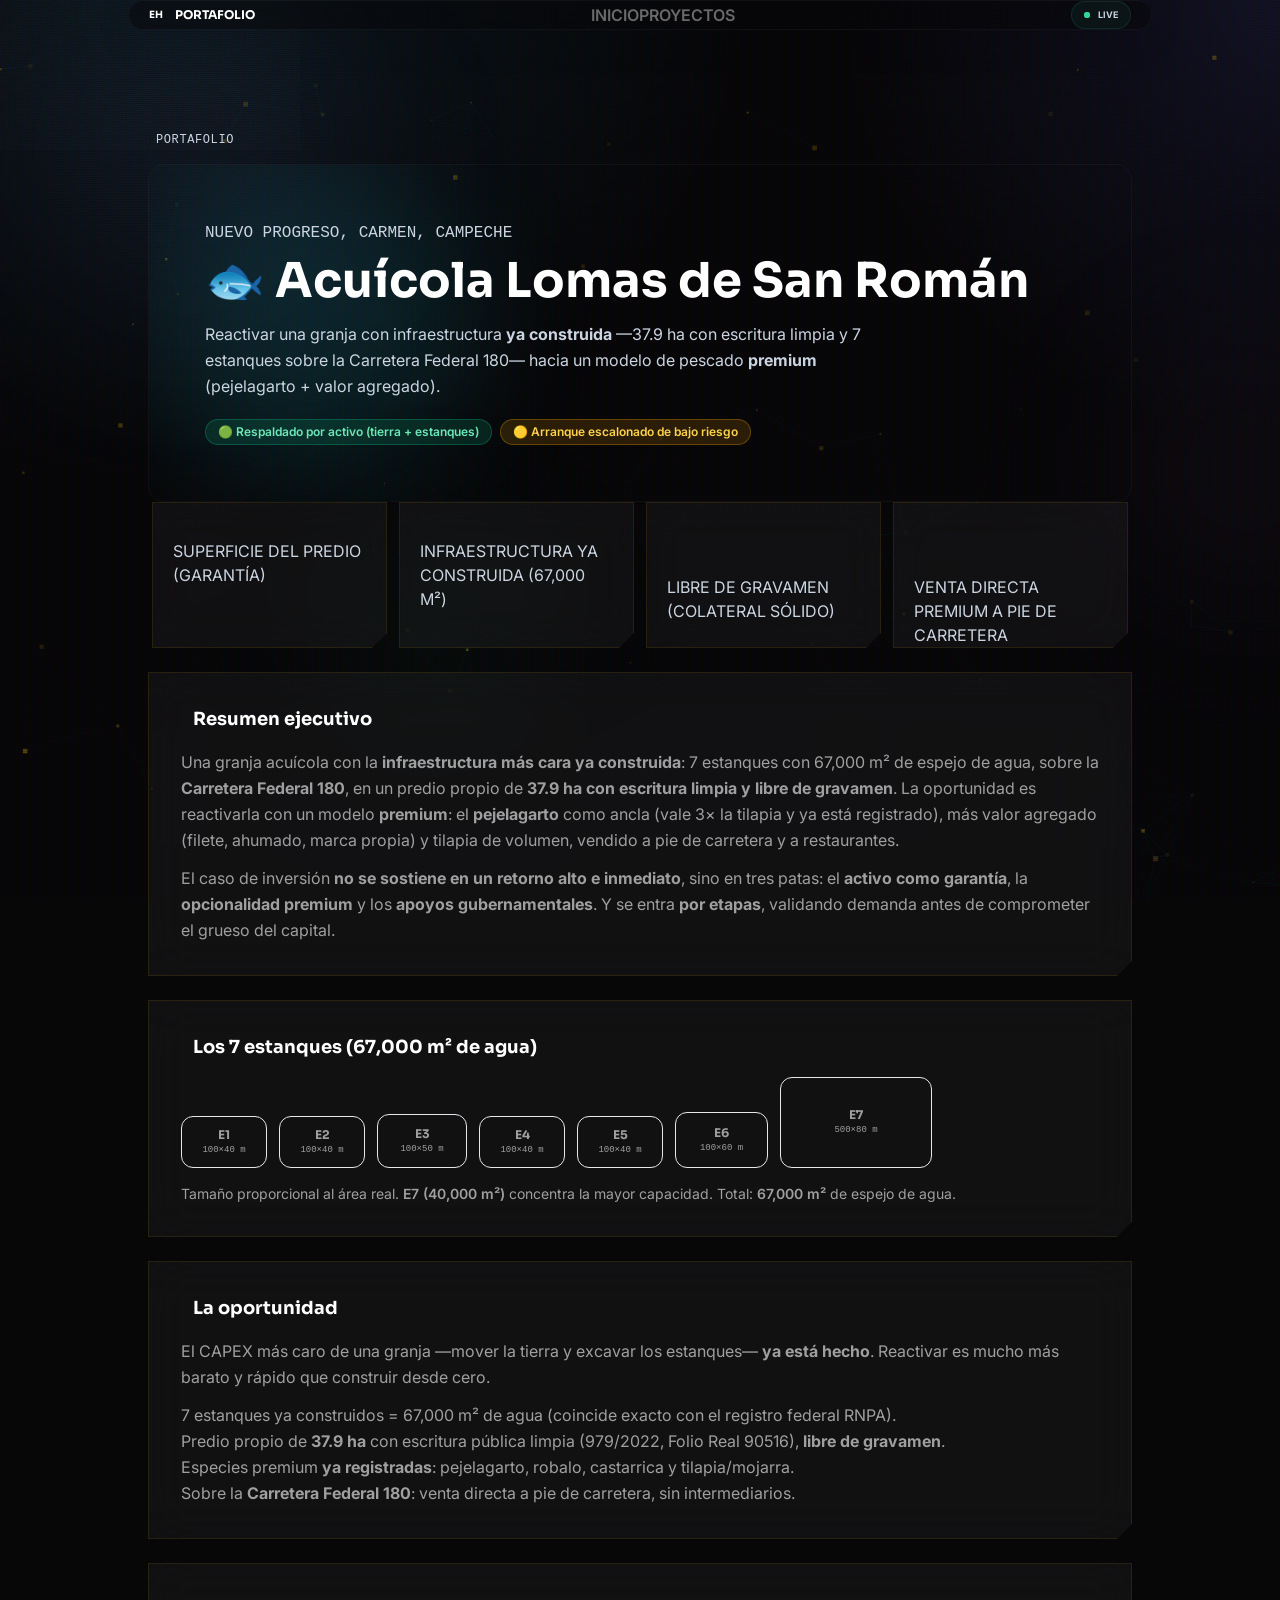
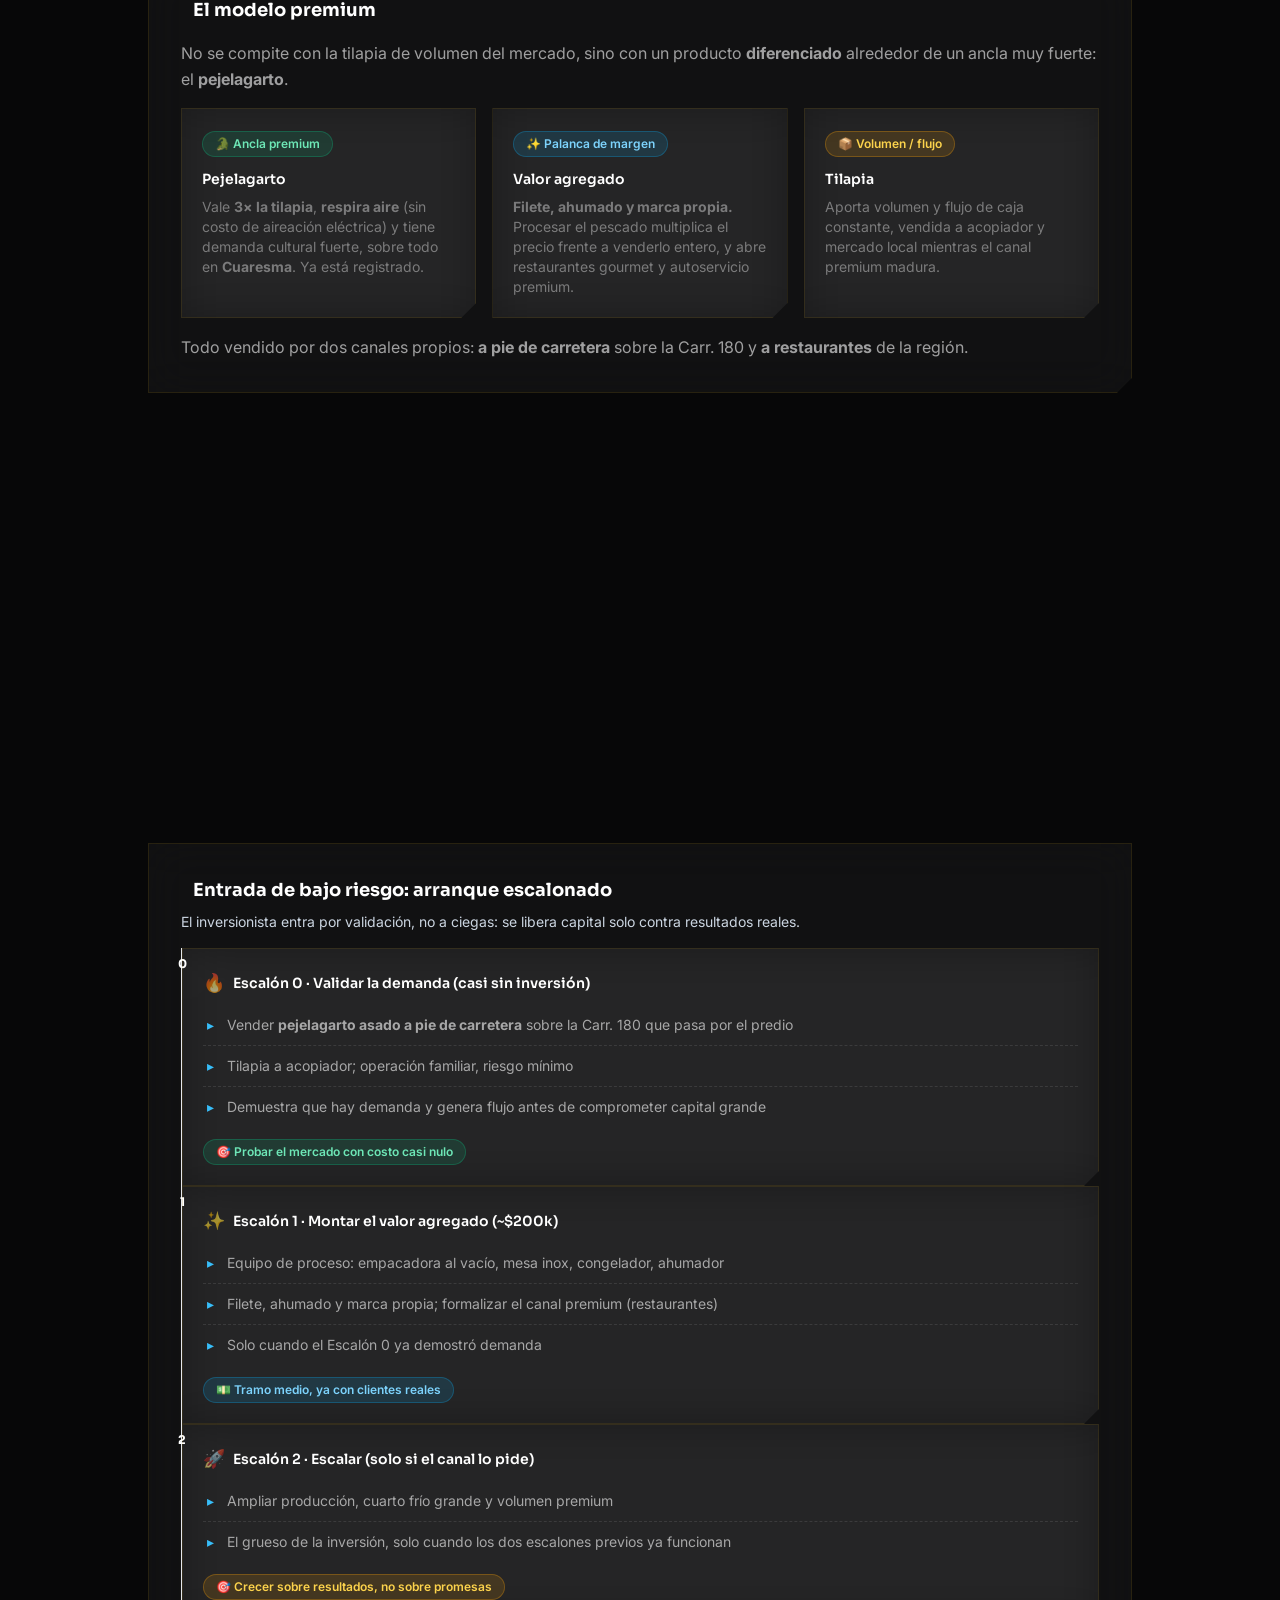
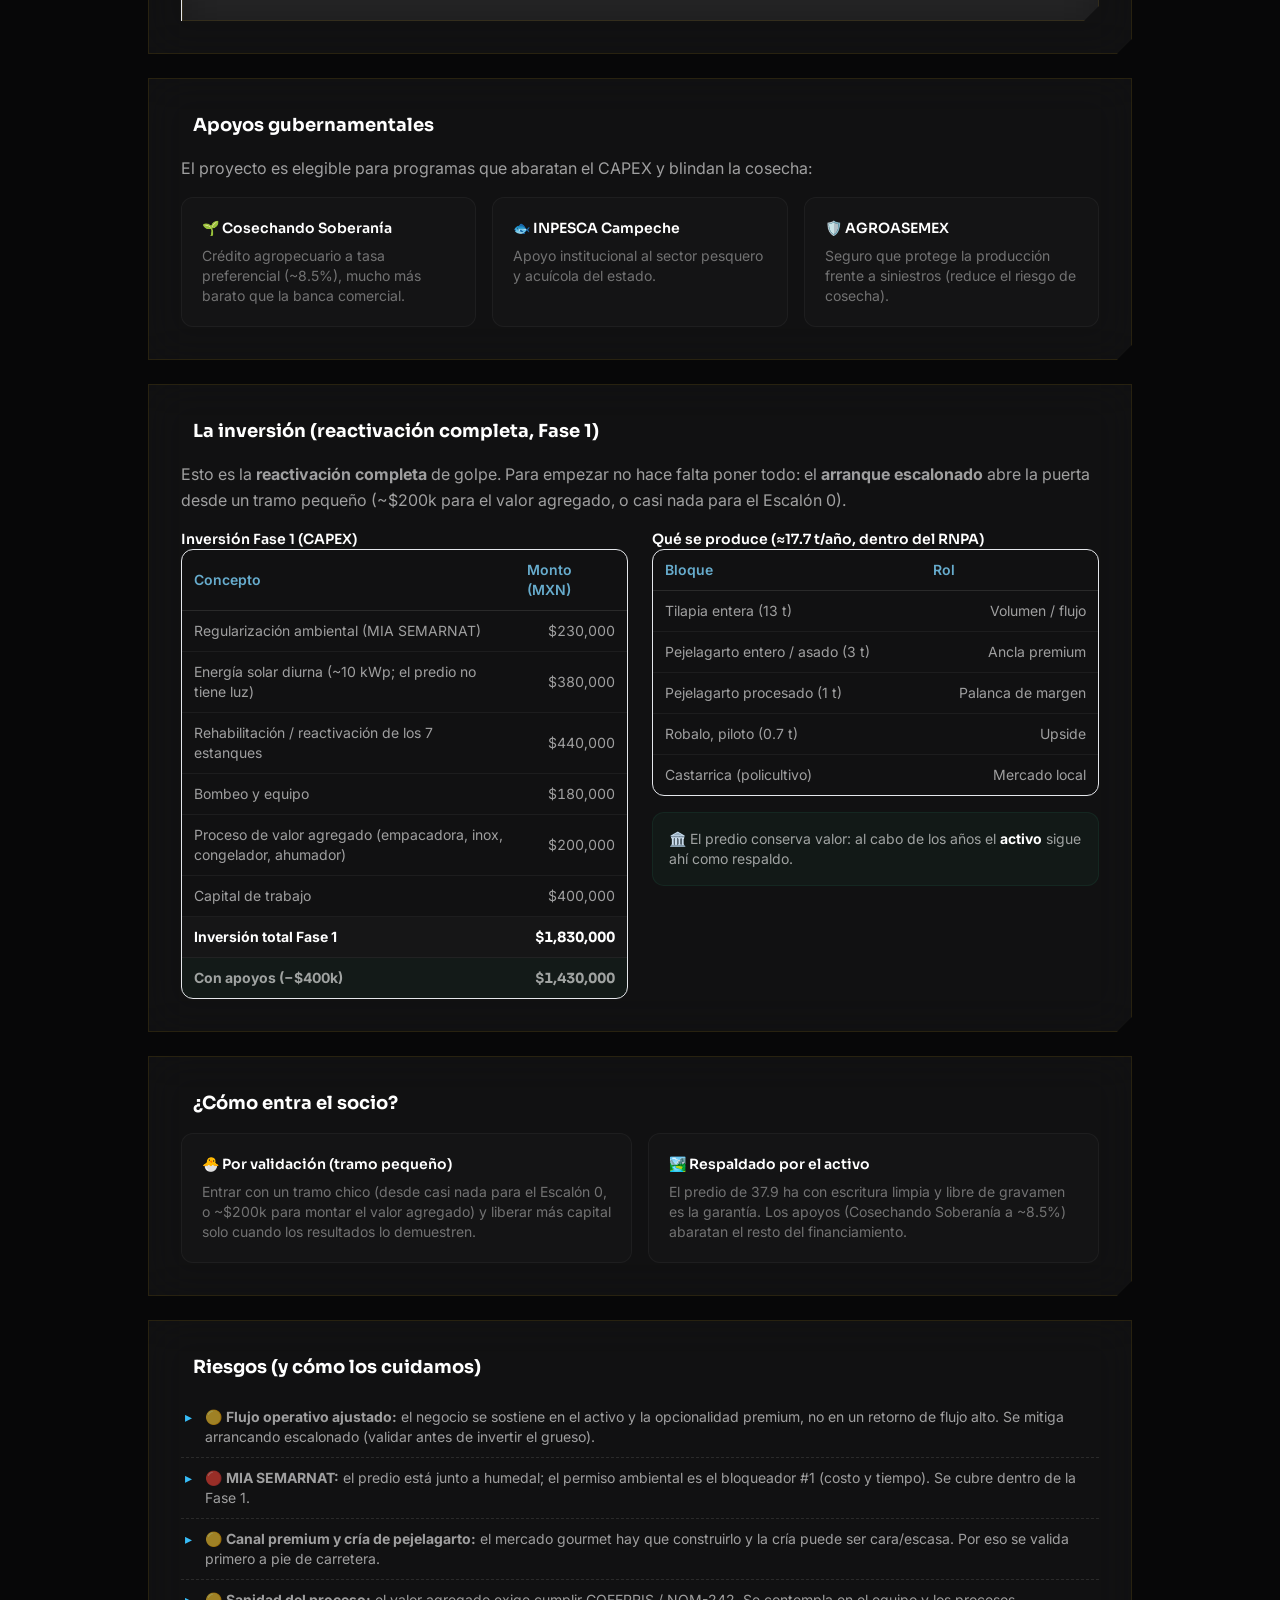
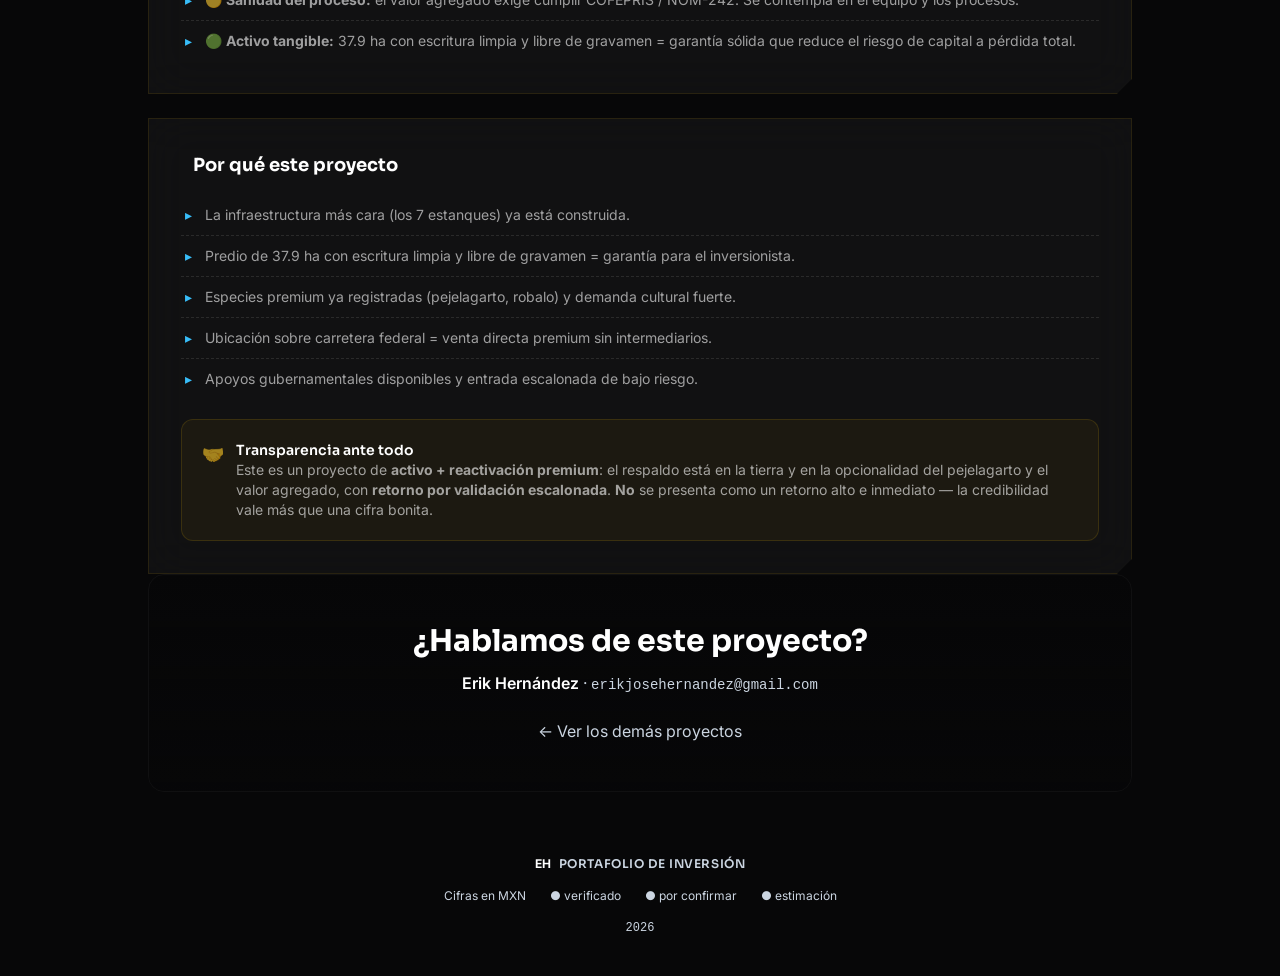
<file: html/acuicola.html>
<!DOCTYPE html><html lang="es"><head>
<meta charset="UTF-8"><meta name="viewport" content="width=device-width, initial-scale=1.0">
<title>Acuícola Lomas de San Román · Inversión</title><link rel="preconnect" href="https://fonts.googleapis.com"><link rel="preconnect" href="https://fonts.gstatic.com" crossorigin><link href="https://fonts.googleapis.com/css2?family=Inter:wght@300;400;500;600;700&family=Sora:wght@600;700;800&family=JetBrains+Mono:wght@400;500;600&display=swap" rel="stylesheet">
<link rel="stylesheet" href="../assets/tw.css">
<style>
  /* ═══ BASE ═══ */
  body {
    background-color: #070708;
    cursor: none;
    overflow-x: hidden;
  }

  /* ═══ PARTICLE CANVAS ═══ */
  #particle-canvas {
    position: fixed;
    inset: 0;
    z-index: 0;
    pointer-events: none;
  }

  /* ═══ FLOATING GRADIENT ORBS ═══ */
  .orb {
    position: fixed;
    border-radius: 50%;
    filter: blur(80px);
    pointer-events: none;
    z-index: 0;
    will-change: transform;
    transition: transform 0.3s ease-out;
  }
  .orb-1 {
    width: 500px; height: 500px;
    background: radial-gradient(circle, rgba(129,140,248,0.08), transparent 70%);
    top: -10%; left: -5%;
  }
  .orb-2 {
    width: 400px; height: 400px;
    background: radial-gradient(circle, rgba(192,132,252,0.06), transparent 70%);
    top: 30%; right: -10%;
  }
  .orb-3 {
    width: 350px; height: 350px;
    background: radial-gradient(circle, rgba(52,211,153,0.05), transparent 70%);
    bottom: 10%; left: 20%;
  }

  /* ═══ MOUSE GLOW ═══ */
  #mouse-glow {
    position: fixed;
    width: 400px; height: 400px;
    border-radius: 50%;
    background: radial-gradient(circle, rgba(129,140,248,0.04), transparent 60%);
    pointer-events: none;
    z-index: 0;
    transform: translate(-50%,-50%) translate3d(-999px,-999px,0);
    will-change: transform;
    transition: opacity 0.3s ease;
  }

  /* ═══ SCROLL PROGRESS BAR ═══ */
  #scroll-progress {
    position: fixed;
    top: 0; left: 0;
    height: 3px;
    background: linear-gradient(90deg, #eab308, #4ade80, #22d3ee);
    z-index: 9999;
    width: 0%;
    transition: width 0.05s linear;
    box-shadow: 0 0 15px rgba(234,179,8,0.8);
  }

  /* ═══ SCANLINES & HALFTONE ═══ */
  .grid-overlay {
    position: fixed;
    inset: 0;
    z-index: 0;
    pointer-events: none;
    background: 
      linear-gradient(rgba(18, 16, 16, 0) 50%, rgba(0, 0, 0, 0.25) 50%), 
      linear-gradient(90deg, rgba(255, 0, 0, 0.06), rgba(0, 255, 0, 0.02), rgba(0, 0, 255, 0.06));
    background-size: 100% 2px, 3px 100%;
    opacity: 0.8;
  }
  .halftone-overlay {
    position: fixed;
    inset: 0;
    z-index: 0;
    pointer-events: none;
    background-image: radial-gradient(circle, rgba(234,179,8,0.1) 1px, transparent 1.5px);
    background-size: 20px 20px;
    opacity: 0.3;
  }

  /* ═══ NOISE TEXTURE ═══ */
  .noise-overlay {
    position: fixed;
    inset: 0;
    z-index: 1;
    pointer-events: none;
    opacity: 0.03;
  }

  /* ═══ MECHA CROSSHAIR CURSOR ═══ */
  .custom-cursor {
    position: fixed;
    top: 0; left: 0;
    width: 40px; height: 40px;
    border: 1px solid rgba(234,179,8,0.4);
    pointer-events: none;
    z-index: 10000;
    transform: translate3d(-100px,-100px,0);
    transition: width 0.1s, height 0.1s, border-color 0.1s;
    will-change: transform;
    clip-path: polygon(0 20%, 20% 0, 80% 0, 100% 20%, 100% 80%, 80% 100%, 20% 100%, 0 80%);
  }
  .custom-cursor::before, .custom-cursor::after {
    content: '';
    position: absolute;
    background: rgba(234,179,8,0.6);
  }
  .custom-cursor::before { top: 50%; left: -10px; right: -10px; height: 1px; }
  .custom-cursor::after { left: 50%; top: -10px; bottom: -10px; width: 1px; }
  
  .cursor-dot {
    position: fixed;
    top: 0; left: 0;
    width: 4px; height: 4px;
    background: #eab308;
    pointer-events: none;
    z-index: 10001;
    transform: translate3d(-100px,-100px,0) rotate(45deg);
    will-change: transform;
    box-shadow: 0 0 10px #eab308;
  }
  @media (max-width: 768px) {
    .custom-cursor, .cursor-dot, #mouse-glow { display: none !important; }
    body { cursor: auto !important; }
    #particle-canvas { display: none; }
  }
  .custom-cursor.hover {
    width: 50px; height: 50px;
    border-color: #22d3ee;
  }
  .custom-cursor.hover::before, .custom-cursor.hover::after {
    background: #22d3ee;
  }

  /* ═══ CARD SPOTLIGHT + TILT ═══ */
  .spotlight-card {
    position: relative;
    overflow: hidden;
    transition: all 0.3s cubic-bezier(0.25, 0.46, 0.45, 0.94);
    transform-style: preserve-3d;
    perspective: 1000px;
    border-radius: 0; /* Sharp edges */
    clip-path: polygon(0 0, 100% 0, 100% calc(100% - 15px), calc(100% - 15px) 100%, 0 100%);
    border: 1px solid rgba(234,179,8,0.1);
  }
  .spotlight-card::before {
    content: '';
    position: absolute;
    inset: 0;
    background: radial-gradient(450px circle at var(--mx,-999px) var(--my,-999px),
      rgba(234,179,8,0.1), transparent 65%);
    z-index: 0;
    pointer-events: none;
    opacity: 0;
    transition: opacity 0.3s ease;
  }
  .spotlight-card:hover::before { opacity: 1; }
  .spotlight-card:hover {
    border-color: rgba(234,179,8,0.4) !important;
    box-shadow: inset 0 0 20px rgba(234,179,8,0.1);
  }

  /* ═══ SCROLL REVEAL ═══ */
  .reveal {
    opacity: 0;
    transform: translateY(35px);
    transition: opacity 0.9s cubic-bezier(0.16,1,0.3,1),
                transform 0.9s cubic-bezier(0.16,1,0.3,1);
  }
  .reveal.active {
    opacity: 1;
    transform: translateY(0);
  }

  /* ═══ PARALLAX ELEMENTS ═══ */
  [data-parallax] {
    will-change: transform;
    transition: transform 0.1s linear;
  }

  /* ═══ ANIMATED SHIMMER LINE ═══ */
  .shimmer-line {
    height: 1px;
    background: linear-gradient(90deg, transparent, rgba(129,140,248,0.3), transparent);
    background-size: 200% 100%;
    animation: shimmer 3s ease-in-out infinite;
  }

  @keyframes shimmer {
    0% { background-position: -200% 0; }
    100% { background-position: 200% 0; }
  }

  @keyframes aurora {
    0% { background-position: 0% 50%; }
    50% { background-position: 100% 50%; }
    100% { background-position: 0% 50%; }
  }

  /* ═══ STAGGER DELAYS ═══ */
  .delay-1 { transition-delay: 80ms; animation-delay: 80ms; }
  .delay-2 { transition-delay: 160ms; animation-delay: 160ms; }
  .delay-3 { transition-delay: 240ms; animation-delay: 240ms; }
  .delay-4 { transition-delay: 320ms; animation-delay: 320ms; }
  .delay-5 { transition-delay: 400ms; animation-delay: 400ms; }
  .delay-6 { transition-delay: 480ms; animation-delay: 480ms; }

  /* ═══ MAGNETIC HOVER ═══ */
  .magnetic {
    transition: transform 0.3s cubic-bezier(0.16,1,0.3,1);
  }

  /* ═══ PROJECT CARD ═══ */
  .project-card .card-gradient {
    transition: opacity 0.5s ease, transform 0.8s cubic-bezier(0.16,1,0.3,1);
  }
  .project-card:hover .card-gradient {
    opacity: 0.95;
    transform: scale(1.08);
  }

  /* ═══ GRADIENT BORDER ═══ */
  .gradient-border::after {
    content: '';
    position: absolute;
    inset: 0;
    border-radius: inherit;
    padding: 1px;
    background: linear-gradient(135deg, rgba(129,140,248,0.3), transparent 50%, rgba(192,132,252,0.2));
    -webkit-mask: linear-gradient(#fff 0 0) content-box, linear-gradient(#fff 0 0);
    -webkit-mask-composite: xor;
    mask-composite: exclude;
    pointer-events: none;
  }

  /* ═══ SCROLL INDICATOR PULSE ═══ */
  .scroll-indicator {
    animation: scrollBounce 2s ease-in-out infinite;
  }
  @keyframes scrollBounce {
    0%,100% { transform: translateY(0); opacity: 0.4; }
    50% { transform: translateY(8px); opacity: 0.8; }
  }

  .scroll-chips { scrollbar-width: none; }
  .scroll-chips::-webkit-scrollbar { display: none; }
</style>
</head><body class="min-h-screen antialiased pb-10">
  <!-- Scroll Progress -->
  <div id="scroll-progress"></div>
  <!-- Particle Canvas -->
  <canvas id="particle-canvas"></canvas>
  <!-- Floating Gradient Orbs -->
  <div class="orb orb-1" id="orb1"></div>
  <div class="orb orb-2" id="orb2"></div>
  <div class="orb orb-3" id="orb3"></div>
  <!-- Mouse Glow -->
  <div id="mouse-glow"></div>
  <!-- Grid overlay -->
  <div class="grid-overlay" id="grid-ov"></div>
  <!-- Noise texture -->
  <svg class="noise-overlay" xmlns="http://www.w3.org/2000/svg">
    <filter id="noise"><feTurbulence type="fractalNoise" baseFrequency="0.75" numOctaves="4" stitchTiles="stitch"/></filter>
    <rect width="100%" height="100%" filter="url(#noise)"/>
  </svg>
  <!-- Cursors -->
  <div id="cursor-ring" class="custom-cursor"></div>
  <div id="cursor-dot" class="cursor-dot"></div>

  <div class="relative z-10">
  <header class="fixed top-0 left-0 right-0 z-50 px-4 pt-5">
  <nav class="nav-bar max-w-5xl mx-auto backdrop-blur-xl bg-surface-0/50 border border-white/[0.04] rounded-2xl py-2.5 px-5 flex items-center justify-between transition-all duration-500" style="box-shadow:0 8px 40px -12px rgba(0,0,0,.5)">
    <div class="flex items-center gap-3">
      <div class="relative w-7 h-7 rounded-lg bg-gradient-to-br from-indigo-400 to-violet-500 flex items-center justify-center shadow-glow-sm magnetic">
        <span class="font-display font-bold text-white text-[10px]">EH</span>
      </div>
      <a href="../index.html" class="font-display font-bold text-white text-xs tracking-[.15em] uppercase hover:text-accent-bright transition-colors duration-300 magnetic interactive">Portafolio</a>
    </div>
    <div class="hidden md:flex items-center gap-8 text-[11px] font-semibold tracking-[.12em] uppercase text-white/40">
      <a href="../index.html" class="hover:text-white transition-colors duration-300 relative group magnetic interactive">
        Inicio
        <span class="absolute -bottom-1 left-0 w-0 h-px bg-accent group-hover:w-full transition-all duration-300"></span>
      </a>
      <a href="../index.html#oportunidades" class="hover:text-white transition-colors duration-300 relative group magnetic interactive">
        Proyectos
        <span class="absolute -bottom-1 left-0 w-0 h-px bg-accent group-hover:w-full transition-all duration-300"></span>
      </a>
    </div>
    <div class="flex items-center gap-2 rounded-full py-1.5 px-3 magnetic interactive" style="background:rgba(52,211,153,0.06);border:1px solid rgba(52,211,153,0.12)">
      <span class="relative flex h-1.5 w-1.5">
        <span class="animate-ping absolute inline-flex h-full w-full rounded-full bg-emerald-400 opacity-60"></span>
        <span class="relative inline-flex rounded-full h-1.5 w-1.5 bg-emerald-400"></span>
      </span>
      <span class="text-[9px] uppercase tracking-[.15em] font-bold text-emerald-300/80">Live</span>
    </div>
  </nav>
</header>
<main class="max-w-5xl mx-auto px-5 pb-16 pt-28">
<a href="../index.html" class="inline-flex items-center gap-2 mt-5 text-sm text-white/25 hover:text-white/60 transition-colors duration-300 group"><svg class="w-4 h-4 group-hover:-translate-x-0.5 transition-transform" xmlns="http://www.w3.org/2000/svg" fill="none" viewBox="0 0 24 24" stroke-width="2" stroke="currentColor"><path stroke-linecap="round" stroke-linejoin="round" d="M10.5 19.5L3 12m0 0l7.5-7.5M3 12h18"/></svg><span class="font-mono text-xs tracking-wider uppercase">Portafolio</span></a>
<section class="relative overflow-hidden rounded-2xl mt-4 reveal" style="border:1px solid rgba(255,255,255,0.04)">
  <!-- Gradient background -->
  <div class="absolute inset-0 bg-gradient-to-br from-cyan-400 via-teal-500 to-emerald-600 opacity-80"></div>
  <div class="absolute inset-0 bg-gradient-to-t from-surface-0/80 via-transparent to-transparent"></div>
  <!-- Ambient glow -->
  <div class="absolute -right-20 -top-20 w-80 h-80 rounded-full blur-3xl animate-floaty" style="background:rgba(34,211,238,.12)"></div>
  <div class="absolute -left-20 bottom-0 w-60 h-60 rounded-full blur-3xl opacity-50" style="background:rgba(34,211,238,.12)"></div>
  <!-- Content -->
  <div class="relative p-8 md:p-14">
    <p class="font-mono text-[11px] tracking-[.2em] uppercase text-white/50">Nuevo Progreso, Carmen, Campeche</p>
    <h1 class="text-3xl md:text-5xl font-display font-bold text-white mt-3 leading-[1.1] tracking-tight">🐟 Acuícola Lomas de San Román</h1>
    <p class="text-white/70 text-base mt-4 max-w-2xl leading-relaxed">Reactivar una granja con infraestructura <b>ya construida</b> —37.9 ha con escritura limpia y 7 estanques sobre la Carretera Federal 180— hacia un modelo de pescado <b>premium</b> (pejelagarto + valor agregado).</p>
    <div class="mt-5 flex flex-wrap gap-2"><span class="badge b-green">🟢 Respaldado por activo (tierra + estanques)</span><span class="badge b-yellow">🟡 Arranque escalonado de bajo riesgo</span></div>
  </div>
</section>
<div class="-mt-5 relative z-10 px-1"><div class="grid grid-cols-2 md:grid-cols-4 gap-3"><div class="spotlight-card card px-5 py-5 reveal delay-1">
  <div class="relative z-10">
    <div class="text-2xl md:text-3xl font-display font-bold grad-text">37.9 ha</div>
    <div class="text-[11px] text-white/30 mt-1.5 font-medium tracking-wide uppercase">Superficie del predio (garantía)</div>
  </div>
</div><div class="spotlight-card card px-5 py-5 reveal delay-2">
  <div class="relative z-10">
    <div class="text-2xl md:text-3xl font-display font-bold grad-text">7 estanques</div>
    <div class="text-[11px] text-white/30 mt-1.5 font-medium tracking-wide uppercase">Infraestructura ya construida (67,000 m²)</div>
  </div>
</div><div class="spotlight-card card px-5 py-5 reveal delay-3">
  <div class="relative z-10">
    <div class="text-2xl md:text-3xl font-display font-bold grad-text">Escritura limpia</div>
    <div class="text-[11px] text-white/30 mt-1.5 font-medium tracking-wide uppercase">Libre de gravamen (colateral sólido)</div>
  </div>
</div><div class="spotlight-card card px-5 py-5 reveal delay-4">
  <div class="relative z-10">
    <div class="text-2xl md:text-3xl font-display font-bold grad-text">Sobre Carr. 180</div>
    <div class="text-[11px] text-white/30 mt-1.5 font-medium tracking-wide uppercase">Venta directa premium a pie de carretera</div>
  </div>
</div></div></div>
<section class="spotlight-card card p-6 md:p-8 mt-6 reveal">
  <div class="relative z-10">
    <h2 class="text-lg md:text-xl font-display font-bold flex items-center gap-3">
      <span class="inline-block w-1 h-5 rounded-full" style="background:#22d3ee"></span>Resumen ejecutivo
    </h2>
    <div class="mt-4 text-white/60 leading-relaxed text-[15px]"><p>Una granja acuícola con la <b>infraestructura más cara ya construida</b>: 7 estanques con 67,000 m² de espejo de agua, sobre la <b>Carretera Federal 180</b>, en un predio propio de <b>37.9 ha con escritura limpia y libre de gravamen</b>. La oportunidad es reactivarla con un modelo <b>premium</b>: el <b>pejelagarto</b> como ancla (vale 3× la tilapia y ya está registrado), más valor agregado (filete, ahumado, marca propia) y tilapia de volumen, vendido a pie de carretera y a restaurantes.</p><p class="mt-3">El caso de inversión <b>no se sostiene en un retorno alto e inmediato</b>, sino en tres patas: el <b>activo como garantía</b>, la <b>opcionalidad premium</b> y los <b>apoyos gubernamentales</b>. Y se entra <b>por etapas</b>, validando demanda antes de comprometer el grueso del capital.</p></div>
  </div>
</section>

<section class="spotlight-card card p-6 md:p-8 mt-6 reveal">
  <div class="relative z-10">
    <h2 class="text-lg md:text-xl font-display font-bold flex items-center gap-3">
      <span class="inline-block w-1 h-5 rounded-full" style="background:#22d3ee"></span>Los 7 estanques (67,000 m² de agua)
    </h2>
    <div class="mt-4 text-white/60 leading-relaxed text-[15px]"><div class="flex flex-wrap gap-3 items-end"><div class="grid place-items-center text-center rounded-xl border border-cyan-400/20 bg-cyan-400/[0.04] text-cyan-200/80" style="width:86px;height:52px"><div><div class="font-display font-bold text-xs">E1</div><div class="text-[9px] opacity-60 font-mono">100×40 m</div></div></div><div class="grid place-items-center text-center rounded-xl border border-cyan-400/20 bg-cyan-400/[0.04] text-cyan-200/80" style="width:86px;height:52px"><div><div class="font-display font-bold text-xs">E2</div><div class="text-[9px] opacity-60 font-mono">100×40 m</div></div></div><div class="grid place-items-center text-center rounded-xl border border-cyan-400/20 bg-cyan-400/[0.04] text-cyan-200/80" style="width:90px;height:54px"><div><div class="font-display font-bold text-xs">E3</div><div class="text-[9px] opacity-60 font-mono">100×50 m</div></div></div><div class="grid place-items-center text-center rounded-xl border border-cyan-400/20 bg-cyan-400/[0.04] text-cyan-200/80" style="width:86px;height:52px"><div><div class="font-display font-bold text-xs">E4</div><div class="text-[9px] opacity-60 font-mono">100×40 m</div></div></div><div class="grid place-items-center text-center rounded-xl border border-cyan-400/20 bg-cyan-400/[0.04] text-cyan-200/80" style="width:86px;height:52px"><div><div class="font-display font-bold text-xs">E5</div><div class="text-[9px] opacity-60 font-mono">100×40 m</div></div></div><div class="grid place-items-center text-center rounded-xl border border-cyan-400/20 bg-cyan-400/[0.04] text-cyan-200/80" style="width:93px;height:56px"><div><div class="font-display font-bold text-xs">E6</div><div class="text-[9px] opacity-60 font-mono">100×60 m</div></div></div><div class="grid place-items-center text-center rounded-xl border border-cyan-400/20 bg-cyan-400/[0.04] text-cyan-200/80" style="width:152px;height:91px"><div><div class="font-display font-bold text-xs">E7</div><div class="text-[9px] opacity-60 font-mono">500×80 m</div></div></div></div><p class="text-sm text-white/30 mt-4">Tamaño proporcional al área real. <span class="text-cyan-300/70 font-semibold">E7 (40,000 m²)</span> concentra la mayor capacidad. Total: <span class="text-white/70 font-semibold">67,000 m²</span> de espejo de agua.</p></div>
  </div>
</section>
<section class="spotlight-card card p-6 md:p-8 mt-6 reveal">
  <div class="relative z-10">
    <h2 class="text-lg md:text-xl font-display font-bold flex items-center gap-3">
      <span class="inline-block w-1 h-5 rounded-full" style="background:#22d3ee"></span>La oportunidad
    </h2>
    <div class="mt-4 text-white/60 leading-relaxed text-[15px]"><p>El CAPEX más caro de una granja —mover la tierra y excavar los estanques— <b>ya está hecho</b>. Reactivar es mucho más barato y rápido que construir desde cero.</p><ul class="mt-3"><li>7 estanques ya construidos = 67,000 m² de agua (coincide exacto con el registro federal RNPA).</li><li>Predio propio de <b>37.9 ha</b> con escritura pública limpia (979/2022, Folio Real 90516), <b>libre de gravamen</b>.</li><li>Especies premium <b>ya registradas</b>: pejelagarto, robalo, castarrica y tilapia/mojarra.</li><li>Sobre la <b>Carretera Federal 180</b>: venta directa a pie de carretera, sin intermediarios.</li></ul></div>
  </div>
</section>
<section class="spotlight-card card p-6 md:p-8 mt-6 reveal">
  <div class="relative z-10">
    <h2 class="text-lg md:text-xl font-display font-bold flex items-center gap-3">
      <span class="inline-block w-1 h-5 rounded-full" style="background:#22d3ee"></span>El modelo premium
    </h2>
    <div class="mt-4 text-white/60 leading-relaxed text-[15px]"><p>No se compite con la tilapia de volumen del mercado, sino con un producto <b>diferenciado</b> alrededor de un ancla muy fuerte: el <b>pejelagarto</b>.</p>
    <div class="grid sm:grid-cols-3 gap-4 mt-4">
      <div class="spotlight-card card p-5"><div class="relative z-10"><span class="badge b-green">🐊 Ancla premium</span><h3 class="font-display font-semibold text-white text-sm mt-3">Pejelagarto</h3><p class="text-white/40 text-sm mt-2">Vale <b>3× la tilapia</b>, <b>respira aire</b> (sin costo de aireación eléctrica) y tiene demanda cultural fuerte, sobre todo en <b>Cuaresma</b>. Ya está registrado.</p></div></div>
      <div class="spotlight-card card p-5"><div class="relative z-10"><span class="badge b-blue">✨ Palanca de margen</span><h3 class="font-display font-semibold text-white text-sm mt-3">Valor agregado</h3><p class="text-white/40 text-sm mt-2"><b>Filete, ahumado y marca propia.</b> Procesar el pescado multiplica el precio frente a venderlo entero, y abre restaurantes gourmet y autoservicio premium.</p></div></div>
      <div class="spotlight-card card p-5"><div class="relative z-10"><span class="badge b-yellow">📦 Volumen / flujo</span><h3 class="font-display font-semibold text-white text-sm mt-3">Tilapia</h3><p class="text-white/40 text-sm mt-2">Aporta volumen y flujo de caja constante, vendida a acopiador y mercado local mientras el canal premium madura.</p></div></div>
    </div>
    <p class="mt-4">Todo vendido por dos canales propios: <b>a pie de carretera</b> sobre la Carr. 180 y <b>a restaurantes</b> de la región.</p></div>
  </div>
</section>
<section class="spotlight-card card p-6 md:p-8 mt-6 reveal">
  <div class="relative z-10">
    <h2 class="text-lg md:text-xl font-display font-bold flex items-center gap-3">
      <span class="inline-block w-1 h-5 rounded-full" style="background:#22d3ee"></span>El respaldo: el activo
    </h2>
    <div class="mt-4 text-white/60 leading-relaxed text-[15px]"><p>Lo más fuerte de este proyecto no es una proyección, es algo <b>tangible y verificable</b>: el inversionista queda respaldado por un <b>colateral físico real</b>.</p>
    <div class="grid sm:grid-cols-3 gap-4 mt-4">
      <div class="spotlight-card card p-5"><div class="relative z-10"><div class="text-2xl md:text-3xl font-display font-bold grad-text">37.9 ha</div><div class="text-[11px] text-white/30 mt-1.5 font-medium tracking-wide uppercase">Predio rústico propio</div></div></div>
      <div class="spotlight-card card p-5"><div class="relative z-10"><div class="text-2xl md:text-3xl font-display font-bold grad-text">7 estanques</div><div class="text-[11px] text-white/30 mt-1.5 font-medium tracking-wide uppercase">67,000 m² de agua ya construidos</div></div></div>
      <div class="spotlight-card card p-5"><div class="relative z-10"><div class="text-2xl md:text-3xl font-display font-bold grad-text">Sin gravamen</div><div class="text-[11px] text-white/30 mt-1.5 font-medium tracking-wide uppercase">Escritura limpia (Folio Real 90516)</div></div></div>
    </div>
    <p class="mt-4">Tierra + estanques + escritura limpia y libre de gravamen = una <b>garantía real</b> que existe llueva o truene, independientemente de cómo evolucione la operación. Esto convierte el riesgo de capital en un riesgo <b>operativo</b>, no de pérdida total.</p></div>
  </div>
</section>
<section class="spotlight-card card p-6 md:p-8 mt-6 reveal">
  <div class="relative z-10">
    <h2 class="text-lg md:text-xl font-display font-bold flex items-center gap-3">
      <span class="inline-block w-1 h-5 rounded-full" style="background:#22d3ee"></span>Entrada de bajo riesgo: arranque escalonado
    </h2>
    <p class="text-white/30 text-sm mt-2">El inversionista entra por validación, no a ciegas: se libera capital solo contra resultados reales.</p>
    <div class="mt-4 text-white/60 leading-relaxed text-[15px]"><div class="mt-3"><div class="relative pl-12 pb-8 border-l border-white/[0.04] last:pb-0 reveal delay-1"><div class="absolute -left-4 top-0 w-8 h-8 rounded-lg bg-gradient-to-br from-cyan-500 to-emerald-600 text-white grid place-items-center font-display font-bold text-xs shadow-glow-sm">0</div><div class="spotlight-card card p-5"><div class="relative z-10"><div class="flex items-center gap-2"><span class="text-lg">🔥</span><h3 class="font-display font-semibold text-white text-sm">Escalón 0 · Validar la demanda (casi sin inversión)</h3></div><ul class="rlist mt-2 text-sm text-white/50"><li>Vender <b>pejelagarto asado a pie de carretera</b> sobre la Carr. 180 que pasa por el predio</li><li>Tilapia a acopiador; operación familiar, riesgo mínimo</li><li>Demuestra que hay demanda y genera flujo antes de comprometer capital grande</li></ul><div class="flex flex-wrap gap-2 mt-3"><span class="badge b-green">🎯 Probar el mercado con costo casi nulo</span></div></div></div></div><div class="relative pl-12 pb-8 border-l border-white/[0.04] last:pb-0 reveal delay-2"><div class="absolute -left-4 top-0 w-8 h-8 rounded-lg bg-gradient-to-br from-cyan-500 to-emerald-600 text-white grid place-items-center font-display font-bold text-xs shadow-glow-sm">1</div><div class="spotlight-card card p-5"><div class="relative z-10"><div class="flex items-center gap-2"><span class="text-lg">✨</span><h3 class="font-display font-semibold text-white text-sm">Escalón 1 · Montar el valor agregado (~$200k)</h3></div><ul class="rlist mt-2 text-sm text-white/50"><li>Equipo de proceso: empacadora al vacío, mesa inox, congelador, ahumador</li><li>Filete, ahumado y marca propia; formalizar el canal premium (restaurantes)</li><li>Solo cuando el Escalón 0 ya demostró demanda</li></ul><div class="flex flex-wrap gap-2 mt-3"><span class="badge b-blue">💵 Tramo medio, ya con clientes reales</span></div></div></div></div><div class="relative pl-12 pb-8 border-l border-white/[0.04] last:pb-0 reveal delay-3"><div class="absolute -left-4 top-0 w-8 h-8 rounded-lg bg-gradient-to-br from-cyan-500 to-emerald-600 text-white grid place-items-center font-display font-bold text-xs shadow-glow-sm">2</div><div class="spotlight-card card p-5"><div class="relative z-10"><div class="flex items-center gap-2"><span class="text-lg">🚀</span><h3 class="font-display font-semibold text-white text-sm">Escalón 2 · Escalar (solo si el canal lo pide)</h3></div><ul class="rlist mt-2 text-sm text-white/50"><li>Ampliar producción, cuarto frío grande y volumen premium</li><li>El grueso de la inversión, solo cuando los dos escalones previos ya funcionan</li></ul><div class="flex flex-wrap gap-2 mt-3"><span class="badge b-yellow">🎯 Crecer sobre resultados, no sobre promesas</span></div></div></div></div></div></div>
  </div>
</section>
<section class="spotlight-card card p-6 md:p-8 mt-6 reveal">
  <div class="relative z-10">
    <h2 class="text-lg md:text-xl font-display font-bold flex items-center gap-3">
      <span class="inline-block w-1 h-5 rounded-full" style="background:#22d3ee"></span>Apoyos gubernamentales
    </h2>
    <div class="mt-4 text-white/60 leading-relaxed text-[15px]"><p>El proyecto es elegible para programas que abaratan el CAPEX y blindan la cosecha:</p>
    <div class="grid sm:grid-cols-3 gap-4 mt-4">
      <div class="rounded-xl p-5" style="background:rgba(255,255,255,0.015);border:1px solid rgba(255,255,255,0.04)"><div class="font-display font-semibold text-white text-sm">🌱 Cosechando Soberanía</div><p class="text-white/40 text-sm mt-2">Crédito agropecuario a tasa preferencial (~8.5%), mucho más barato que la banca comercial.</p></div>
      <div class="rounded-xl p-5" style="background:rgba(255,255,255,0.015);border:1px solid rgba(255,255,255,0.04)"><div class="font-display font-semibold text-white text-sm">🐟 INPESCA Campeche</div><p class="text-white/40 text-sm mt-2">Apoyo institucional al sector pesquero y acuícola del estado.</p></div>
      <div class="rounded-xl p-5" style="background:rgba(255,255,255,0.015);border:1px solid rgba(255,255,255,0.04)"><div class="font-display font-semibold text-white text-sm">🛡️ AGROASEMEX</div><p class="text-white/40 text-sm mt-2">Seguro que protege la producción frente a siniestros (reduce el riesgo de cosecha).</p></div>
    </div></div>
  </div>
</section>
<section class="spotlight-card card p-6 md:p-8 mt-6 reveal">
  <div class="relative z-10">
    <h2 class="text-lg md:text-xl font-display font-bold flex items-center gap-3">
      <span class="inline-block w-1 h-5 rounded-full" style="background:#22d3ee"></span>La inversión (reactivación completa, Fase 1)
    </h2>
    <div class="mt-4 text-white/60 leading-relaxed text-[15px]"><p>Esto es la <b>reactivación completa</b> de golpe. Para empezar no hace falta poner todo: el <b>arranque escalonado</b> abre la puerta desde un tramo pequeño (~$200k para el valor agregado, o casi nada para el Escalón 0).</p>
  <div class="grid md:grid-cols-2 gap-6 mt-4">
  <div><h3 class="font-display font-semibold text-white text-sm mb-3">Inversión Fase 1 (CAPEX)</h3><div class="rounded-xl overflow-hidden border border-white/[0.04]"><table class="ptable"><tr><th>Concepto</th><th class="num">Monto (MXN)</th></tr><tr><td>Regularización ambiental (MIA SEMARNAT)</td><td class="num text-white/60">$230,000</td></tr><tr><td>Energía solar diurna (~10 kWp; el predio no tiene luz)</td><td class="num text-white/60">$380,000</td></tr><tr><td>Rehabilitación / reactivación de los 7 estanques</td><td class="num text-white/60">$440,000</td></tr><tr><td>Bombeo y equipo</td><td class="num text-white/60">$180,000</td></tr><tr><td>Proceso de valor agregado (empacadora, inox, congelador, ahumador)</td><td class="num text-white/60">$200,000</td></tr><tr><td>Capital de trabajo</td><td class="num text-white/60">$400,000</td></tr><tr style="background:rgba(255,255,255,0.02)"><td class="font-bold text-white">Inversión total Fase 1</td><td class="num font-bold text-white font-display">$1,830,000</td></tr><tr style="background:rgba(52,211,153,0.04)"><td class="font-bold text-emerald-300/90">Con apoyos (−$400k)</td><td class="num font-bold text-emerald-300/90 font-display">$1,430,000</td></tr></table></div></div>
  <div><h3 class="font-display font-semibold text-white text-sm mb-3">Qué se produce (≈17.7 t/año, dentro del RNPA)</h3><div class="rounded-xl overflow-hidden border border-white/[0.04]"><table class="ptable"><tr><th>Bloque</th><th class="num">Rol</th></tr><tr><td>Tilapia entera (13 t)</td><td class="num text-white/60">Volumen / flujo</td></tr><tr><td>Pejelagarto entero / asado (3 t)</td><td class="num text-white/60">Ancla premium</td></tr><tr><td>Pejelagarto procesado (1 t)</td><td class="num text-white/60">Palanca de margen</td></tr><tr><td>Robalo, piloto (0.7 t)</td><td class="num text-white/60">Upside</td></tr><tr><td>Castarrica (policultivo)</td><td class="num text-white/60">Mercado local</td></tr></table></div><div class="mt-4 rounded-xl p-4 text-sm" style="background:rgba(52,211,153,0.04);border:1px solid rgba(52,211,153,0.08)"><span class="text-emerald-400">🏛️</span> <span class="text-white/60">El predio conserva valor: al cabo de los años el <b class="text-white">activo</b> sigue ahí como respaldo.</span></div></div>
</div></div>
  </div>
</section>
<section class="spotlight-card card p-6 md:p-8 mt-6 reveal">
  <div class="relative z-10">
    <h2 class="text-lg md:text-xl font-display font-bold flex items-center gap-3">
      <span class="inline-block w-1 h-5 rounded-full" style="background:#22d3ee"></span>¿Cómo entra el socio?
    </h2>
    <div class="mt-4 text-white/60 leading-relaxed text-[15px]"><div class="grid md:grid-cols-2 gap-4">
  <div class="rounded-xl p-5" style="background:rgba(255,255,255,0.015);border:1px solid rgba(255,255,255,0.04)">
    <div class="font-display font-semibold text-white text-sm">🐣 Por validación (tramo pequeño)</div>
    <p class="text-white/40 text-sm mt-2">Entrar con un tramo chico (desde casi nada para el Escalón 0, o ~$200k para montar el valor agregado) y liberar más capital solo cuando los resultados lo demuestren.</p>
  </div>
  <div class="rounded-xl p-5" style="background:rgba(255,255,255,0.015);border:1px solid rgba(255,255,255,0.04)">
    <div class="font-display font-semibold text-white text-sm">🏞️ Respaldado por el activo</div>
    <p class="text-white/40 text-sm mt-2">El predio de 37.9 ha con escritura limpia y libre de gravamen es la garantía. Los apoyos (Cosechando Soberanía a ~8.5%) abaratan el resto del financiamiento.</p>
  </div>
</div></div>
  </div>
</section>
<section class="spotlight-card card p-6 md:p-8 mt-6 reveal">
  <div class="relative z-10">
    <h2 class="text-lg md:text-xl font-display font-bold flex items-center gap-3">
      <span class="inline-block w-1 h-5 rounded-full" style="background:#22d3ee"></span>Riesgos (y cómo los cuidamos)
    </h2>
    <div class="mt-4 text-white/60 leading-relaxed text-[15px]"><ul class="rlist"><li class="text-sm text-white/50">🟡 <b>Flujo operativo ajustado:</b> el negocio se sostiene en el activo y la opcionalidad premium, no en un retorno de flujo alto. Se mitiga arrancando escalonado (validar antes de invertir el grueso).</li><li class="text-sm text-white/50">🔴 <b>MIA SEMARNAT:</b> el predio está junto a humedal; el permiso ambiental es el bloqueador #1 (costo y tiempo). Se cubre dentro de la Fase 1.</li><li class="text-sm text-white/50">🟡 <b>Canal premium y cría de pejelagarto:</b> el mercado gourmet hay que construirlo y la cría puede ser cara/escasa. Por eso se valida primero a pie de carretera.</li><li class="text-sm text-white/50">🟡 <b>Sanidad del proceso:</b> el valor agregado exige cumplir COFEPRIS / NOM-242. Se contempla en el equipo y los procesos.</li><li class="text-sm text-white/50">🟢 <b>Activo tangible:</b> 37.9 ha con escritura limpia y libre de gravamen = garantía sólida que reduce el riesgo de capital a pérdida total.</li></ul></div>
  </div>
</section>
<section class="spotlight-card card p-6 md:p-8 mt-6 reveal">
  <div class="relative z-10">
    <h2 class="text-lg md:text-xl font-display font-bold flex items-center gap-3">
      <span class="inline-block w-1 h-5 rounded-full" style="background:#22d3ee"></span>Por qué este proyecto
    </h2>
    <div class="mt-4 text-white/60 leading-relaxed text-[15px]"><ul class="rlist"><li class="text-sm text-white/50">La infraestructura más cara (los 7 estanques) ya está construida.</li><li class="text-sm text-white/50">Predio de 37.9 ha con escritura limpia y libre de gravamen = garantía para el inversionista.</li><li class="text-sm text-white/50">Especies premium ya registradas (pejelagarto, robalo) y demanda cultural fuerte.</li><li class="text-sm text-white/50">Ubicación sobre carretera federal = venta directa premium sin intermediarios.</li><li class="text-sm text-white/50">Apoyos gubernamentales disponibles y entrada escalonada de bajo riesgo.</li></ul>
    <div class="mt-5 rounded-xl p-5" style="background:rgba(234,179,8,0.05);border:1px solid rgba(234,179,8,0.15)"><div class="flex items-start gap-3"><span class="text-lg">🤝</span><div><div class="font-display font-semibold text-white text-sm">Transparencia ante todo</div><p class="text-white/50 text-sm mt-1.5">Este es un proyecto de <b>activo + reactivación premium</b>: el respaldo está en la tierra y en la opcionalidad del pejelagarto y el valor agregado, con <b>retorno por validación escalonada</b>. <b>No</b> se presenta como un retorno alto e inmediato — la credibilidad vale más que una cifra bonita.</p></div></div></div></div>
  </div>
</section>
<section class="relative overflow-hidden rounded-2xl mt-10 p-8 md:p-12 text-center reveal" style="border:1px solid rgba(255,255,255,0.04)">
  <div class="absolute inset-0 bg-gradient-to-br from-cyan-400 via-teal-500 to-emerald-600 opacity-40"></div>
  <div class="absolute inset-0" style="background:linear-gradient(to top, rgba(7,7,8,0.6), transparent)"></div>
  <div class="relative">
    <h2 class="text-2xl md:text-3xl font-display font-bold text-white">¿Hablamos de este proyecto?</h2>
    <p class="text-white/50 mt-3"><span class="text-white font-semibold">Erik Hernández</span> · <span class="font-mono text-sm">erikjosehernandez@gmail.com</span></p>
    <a href="../index.html" class="btn-ghost mt-6 inline-flex">← Ver los demás proyectos</a>
  </div>
</section>
</main>
<footer class="max-w-5xl mx-auto px-6 py-16">
  <div class="section-divider mb-10"></div>
  <div class="flex flex-col md:flex-row justify-between items-center gap-4 text-xs text-white/25">
    <div class="flex items-center gap-2">
      <div class="w-5 h-5 rounded-md bg-gradient-to-br from-indigo-400 to-violet-500 flex items-center justify-center">
        <span class="font-bold text-white text-[7px]">EH</span>
      </div>
      <span class="font-display font-semibold tracking-wider uppercase">Portafolio de Inversión</span>
    </div>
    <div class="flex items-center gap-6">
      <span>Cifras en MXN</span>
      <span class="text-emerald-400/60">● verificado</span>
      <span class="text-amber-400/60">● por confirmar</span>
      <span class="text-rose-400/60">● estimación</span>
    </div>
    <span class="font-mono text-white/15">2026</span>
  </div>
</footer>
  </div>

  <script>
  (function() {
    'use strict';
    const isMobile = window.innerWidth < 769;
    let mouseX = -999, mouseY = -999, scrollY = 0, scrollPct = 0;
    const ease = 0.12;

    // ═══════════════════════════════════════════
    // 1. PARTICLE CONSTELLATION (Canvas)
    // ═══════════════════════════════════════════
    if (!isMobile) {
      const cvs = document.getElementById('particle-canvas');
      const ctx = cvs.getContext('2d');
      let W, H;
      function resize() { W = cvs.width = window.innerWidth; H = cvs.height = window.innerHeight; }
      resize();
      window.addEventListener('resize', resize);

      const COUNT = 80;
      const LINK_DIST = 140;
      const MOUSE_RADIUS = 200;
      const particles = [];

      for (let i = 0; i < COUNT; i++) {
        particles.push({
          x: Math.random() * W,
          y: Math.random() * H,
          vx: (Math.random() - 0.5) * 0.3,
          vy: (Math.random() - 0.5) * 0.3,
          r: Math.random() * 1.5 + 0.5,
          baseAlpha: Math.random() * 0.3 + 0.1
        });
      }

      function drawParticles() {
        ctx.clearRect(0, 0, W, H);

        // Scroll speed boost
        const scrollBoost = 1 + Math.abs(window._scrollDelta || 0) * 0.02;

        for (let i = 0; i < COUNT; i++) {
          const p = particles[i];
          // Mouse repulsion
          const dxm = p.x - mouseX;
          const dym = p.y - mouseY;
          const distM = Math.sqrt(dxm*dxm + dym*dym);
          if (distM < MOUSE_RADIUS && distM > 0) {
            const force = (MOUSE_RADIUS - distM) / MOUSE_RADIUS * 0.8;
            p.vx += (dxm / distM) * force;
            p.vy += (dym / distM) * force;
          }

          // Damping
          p.vx *= 0.97;
          p.vy *= 0.97;

          // Movement
          p.x += p.vx * scrollBoost;
          p.y += p.vy * scrollBoost;

          // Wrap
          if (p.x < -10) p.x = W + 10;
          if (p.x > W + 10) p.x = -10;
          if (p.y < -10) p.y = H + 10;
          if (p.y > H + 10) p.y = -10;

          // Draw particle (Square block)
          const alpha = p.baseAlpha * (0.6 + 0.4 * Math.sin(Date.now() * 0.001 + i));
          ctx.fillStyle = `rgba(234,179,8,${alpha.toFixed(3)})`;
          ctx.fillRect(p.x - p.r, p.y - p.r, p.r*2.5, p.r*2.5);
        }

        // Draw connections
        for (let i = 0; i < COUNT; i++) {
          for (let j = i + 1; j < COUNT; j++) {
            const dx = particles[i].x - particles[j].x;
            const dy = particles[i].y - particles[j].y;
            const d = Math.sqrt(dx*dx + dy*dy);
            if (d < LINK_DIST) {
              const a = (1 - d / LINK_DIST) * 0.12;
              ctx.beginPath();
              ctx.moveTo(particles[i].x, particles[i].y);
              ctx.lineTo(particles[j].x, particles[j].y);
              ctx.strokeStyle = `rgba(34,211,238,${a.toFixed(3)})`;
              ctx.lineWidth = 0.5;
              ctx.stroke();
            }
          }
        }

        // Mouse-to-particle connections
        if (mouseX > 0) {
          for (let i = 0; i < COUNT; i++) {
            const dx = particles[i].x - mouseX;
            const dy = particles[i].y - mouseY;
            const d = Math.sqrt(dx*dx + dy*dy);
            if (d < MOUSE_RADIUS) {
              const a = (1 - d / MOUSE_RADIUS) * 0.3;
              ctx.beginPath();
              ctx.moveTo(particles[i].x, particles[i].y);
              ctx.lineTo(mouseX, mouseY);
              ctx.strokeStyle = `rgba(192,132,252,${a.toFixed(3)})`;
              ctx.lineWidth = 1;
              ctx.stroke();
            }
          }
        }

        requestAnimationFrame(drawParticles);
      }
      requestAnimationFrame(drawParticles);
    }

    // ═══════════════════════════════════════════
    // 2. MOUSE TRACKING (shared state)
    // ═══════════════════════════════════════════
    document.addEventListener('mousemove', ev => {
      mouseX = ev.clientX;
      mouseY = ev.clientY;
    });

    // ═══════════════════════════════════════════
    // 3. CUSTOM CURSOR (ring + dot)
    // ═══════════════════════════════════════════
    if (!isMobile) {
      const ring = document.getElementById('cursor-ring');
      const dot = document.getElementById('cursor-dot');
      const glow = document.getElementById('mouse-glow');
      let rx = -100, ry = -100;
      function tickCursor() {
        rx += (mouseX - rx) * ease;
        ry += (mouseY - ry) * ease;
        const s = ring.classList.contains('hover') ? 56 : 28;
        ring.style.transform = `translate3d(${rx-s/2}px,${ry-s/2}px,0)`;
        dot.style.transform = `translate3d(${mouseX-2.5}px,${mouseY-2.5}px,0)`;
        glow.style.transform = `translate(-50%,-50%) translate3d(${mouseX}px,${mouseY}px,0)`;
        requestAnimationFrame(tickCursor);
      }
      requestAnimationFrame(tickCursor);

      // Hover detection
      document.querySelectorAll('a,button,[role="button"],.interactive,.magnetic').forEach(el => {
        el.addEventListener('mouseenter', () => ring.classList.add('hover'));
        el.addEventListener('mouseleave', () => ring.classList.remove('hover'));
      });
    }

    // ═══════════════════════════════════════════
    // 4. CARD SPOTLIGHT + 3D TILT
    // ═══════════════════════════════════════════
    document.querySelectorAll('.spotlight-card').forEach(card => {
      card.addEventListener('mousemove', ev => {
        const r = card.getBoundingClientRect();
        const x = ev.clientX - r.left;
        const y = ev.clientY - r.top;
        card.style.setProperty('--mx', `${x}px`);
        card.style.setProperty('--my', `${y}px`);
        // 3D tilt
        const cx = r.width / 2;
        const cy = r.height / 2;
        const rotX = ((y - cy) / cy) * -3;
        const rotY = ((x - cx) / cx) * 3;
        card.style.transform = `perspective(800px) rotateX(${rotX}deg) rotateY(${rotY}deg) translateZ(4px)`;
      });
      card.addEventListener('mouseleave', () => {
        card.style.removeProperty('--mx');
        card.style.removeProperty('--my');
        card.style.transform = '';
      });
    });

    // ═══════════════════════════════════════════
    // 5. MAGNETIC BUTTONS
    // ═══════════════════════════════════════════
    document.querySelectorAll('.magnetic').forEach(btn => {
      btn.addEventListener('mousemove', ev => {
        const r = btn.getBoundingClientRect();
        const x = ev.clientX - r.left - r.width / 2;
        const y = ev.clientY - r.top - r.height / 2;
        btn.style.transform = `translate(${x * 0.2}px, ${y * 0.2}px)`;
      });
      btn.addEventListener('mouseleave', () => {
        btn.style.transform = '';
      });
    });

    // ═══════════════════════════════════════════
    // 6. SCROLL EFFECTS (progress, orbs, parallax, grid fade)
    // ═══════════════════════════════════════════
    const progressBar = document.getElementById('scroll-progress');
    const orb1 = document.getElementById('orb1');
    const orb2 = document.getElementById('orb2');
    const orb3 = document.getElementById('orb3');
    const gridOv = document.getElementById('grid-ov');
    let lastScroll = 0;
    window._scrollDelta = 0;

    function onScroll() {
      const sy = window.scrollY;
      const docH = document.documentElement.scrollHeight - window.innerHeight;
      scrollPct = docH > 0 ? sy / docH : 0;
      window._scrollDelta = sy - lastScroll;
      lastScroll = sy;

      // Scroll progress bar
      if (progressBar) progressBar.style.width = `${scrollPct * 100}%`;

      // Float orbs with scroll (parallax layers)
      if (orb1) orb1.style.transform = `translate3d(${Math.sin(scrollPct*3)*30}px, ${-sy*0.15}px, 0)`;
      if (orb2) orb2.style.transform = `translate3d(${Math.cos(scrollPct*2)*40}px, ${-sy*0.08}px, 0)`;
      if (orb3) orb3.style.transform = `translate3d(${Math.sin(scrollPct*4)*20}px, ${-sy*0.12}px, 0)`;

      // Grid fade on scroll
      if (gridOv) gridOv.style.opacity = Math.max(0, 0.6 - scrollPct * 0.8);

      // Parallax elements
      document.querySelectorAll('[data-parallax]').forEach(el => {
        const speed = parseFloat(el.dataset.parallax) || 0.1;
        el.style.transform = `translateY(${-sy * speed}px)`;
      });
    }

    let scrollTicking = false;
    window.addEventListener('scroll', () => {
      if (!scrollTicking) {
        requestAnimationFrame(() => {
          onScroll();
          scrollTicking = false;
        });
        scrollTicking = true;
      }
    }, { passive: true });
    onScroll();

    // ═══════════════════════════════════════════
    // 7. SCROLL REVEAL (IntersectionObserver)
    // ═══════════════════════════════════════════
    const obs = new IntersectionObserver(entries => {
      entries.forEach((entry, i) => {
        if (entry.isIntersecting) {
          const delay = parseInt(entry.target.dataset.revealDelay || '0') || i * 50;
          setTimeout(() => entry.target.classList.add('active'), delay);
          obs.unobserve(entry.target);
        }
      });
    }, { threshold: 0.06, rootMargin: '0px 0px -30px 0px' });
    document.querySelectorAll('.reveal').forEach(el => obs.observe(el));

    // ═══════════════════════════════════════════
    // 8. NAV SCROLL EFFECT
    // ═══════════════════════════════════════════
    const navBar = document.querySelector('.nav-bar');
    if (navBar) {
      let navTick = false;
      window.addEventListener('scroll', () => {
        if (!navTick) {
          requestAnimationFrame(() => {
            const scrolled = window.scrollY > 50;
            navBar.style.background = scrolled
              ? 'rgba(7,7,8,0.85)'
              : 'rgba(7,7,8,0.5)';
            navBar.style.borderColor = scrolled
              ? 'rgba(255,255,255,0.06)'
              : 'rgba(255,255,255,0.04)';
            navTick = false;
          });
          navTick = true;
        }
      }, { passive: true });
    }

    // ═══════════════════════════════════════════
    // 9. SMOOTH ENTRANCE ANIMATION
    // ═══════════════════════════════════════════
    window.addEventListener('DOMContentLoaded', () => {
      document.body.style.opacity = '0';
      document.body.style.transition = 'opacity 0.6s ease';
      requestAnimationFrame(() => {
        document.body.style.opacity = '1';
      });
    });

  })();
  </script>
</body></html>
</file>
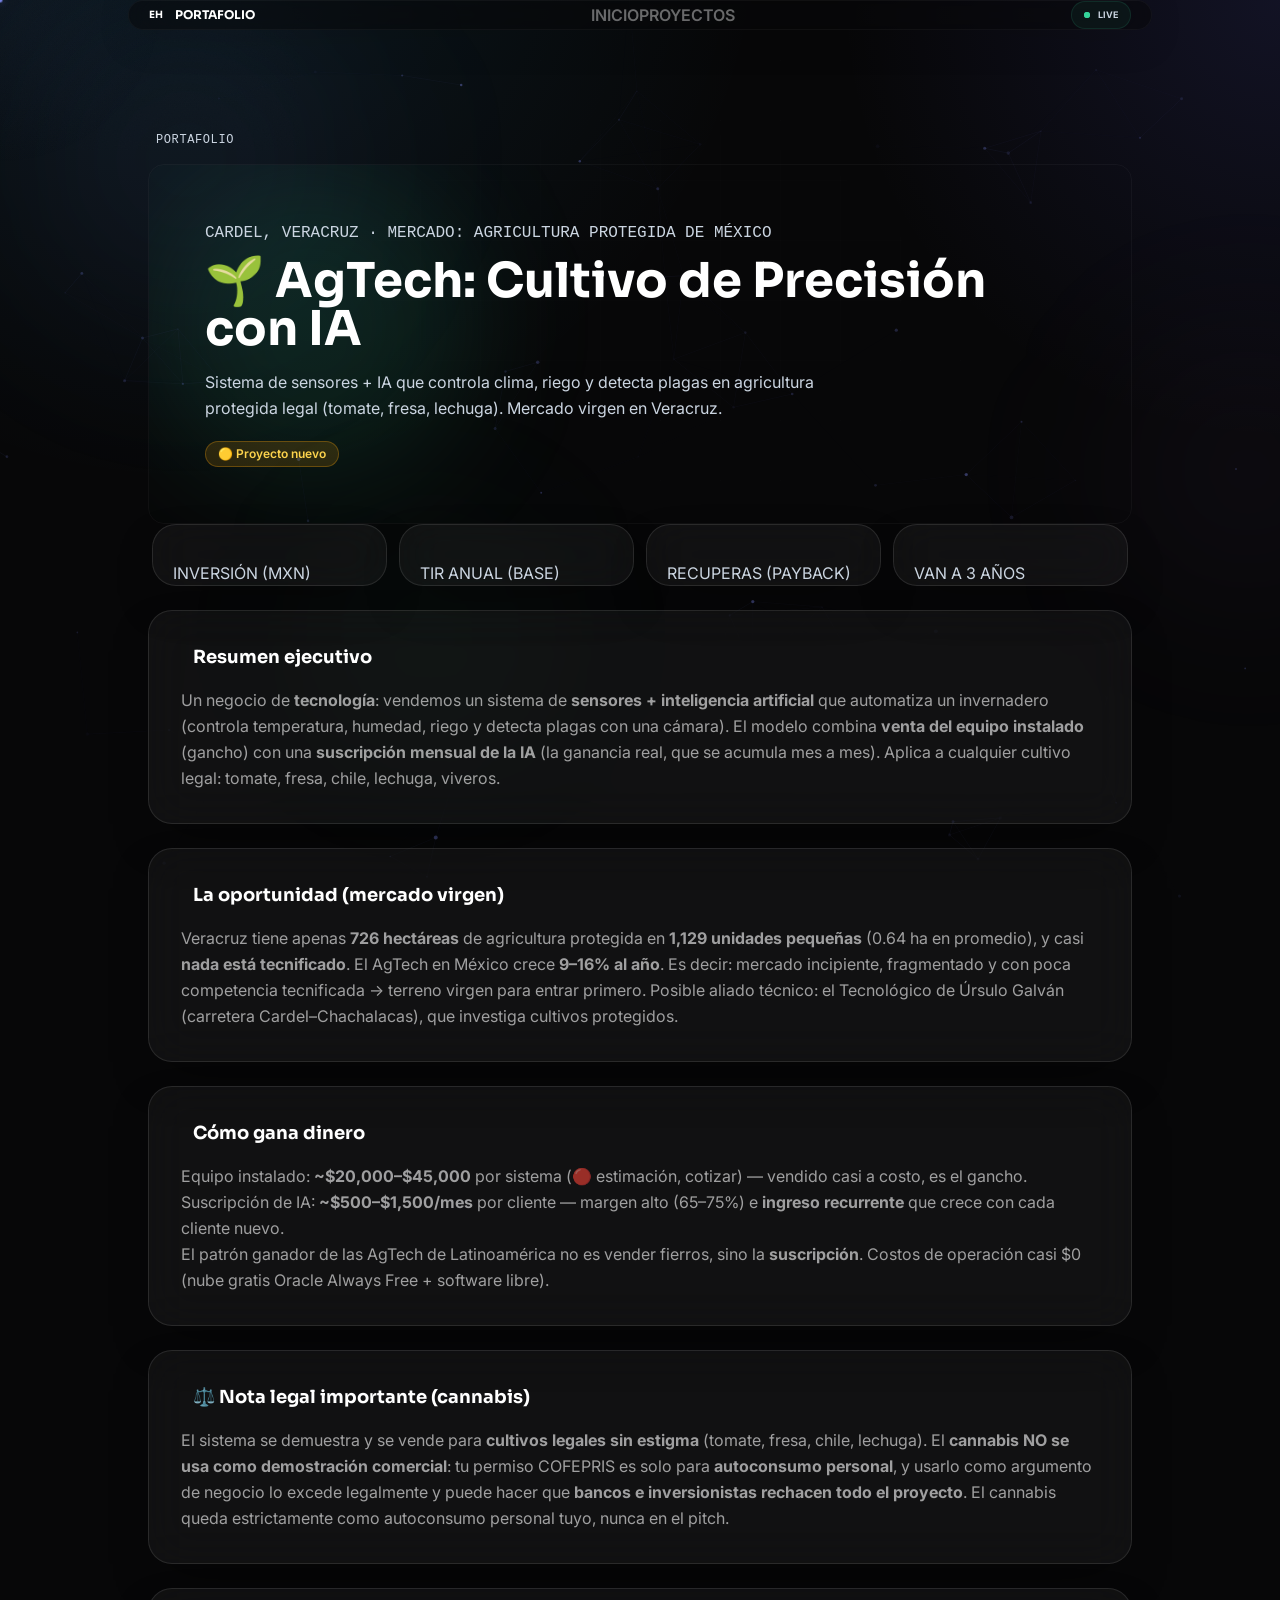
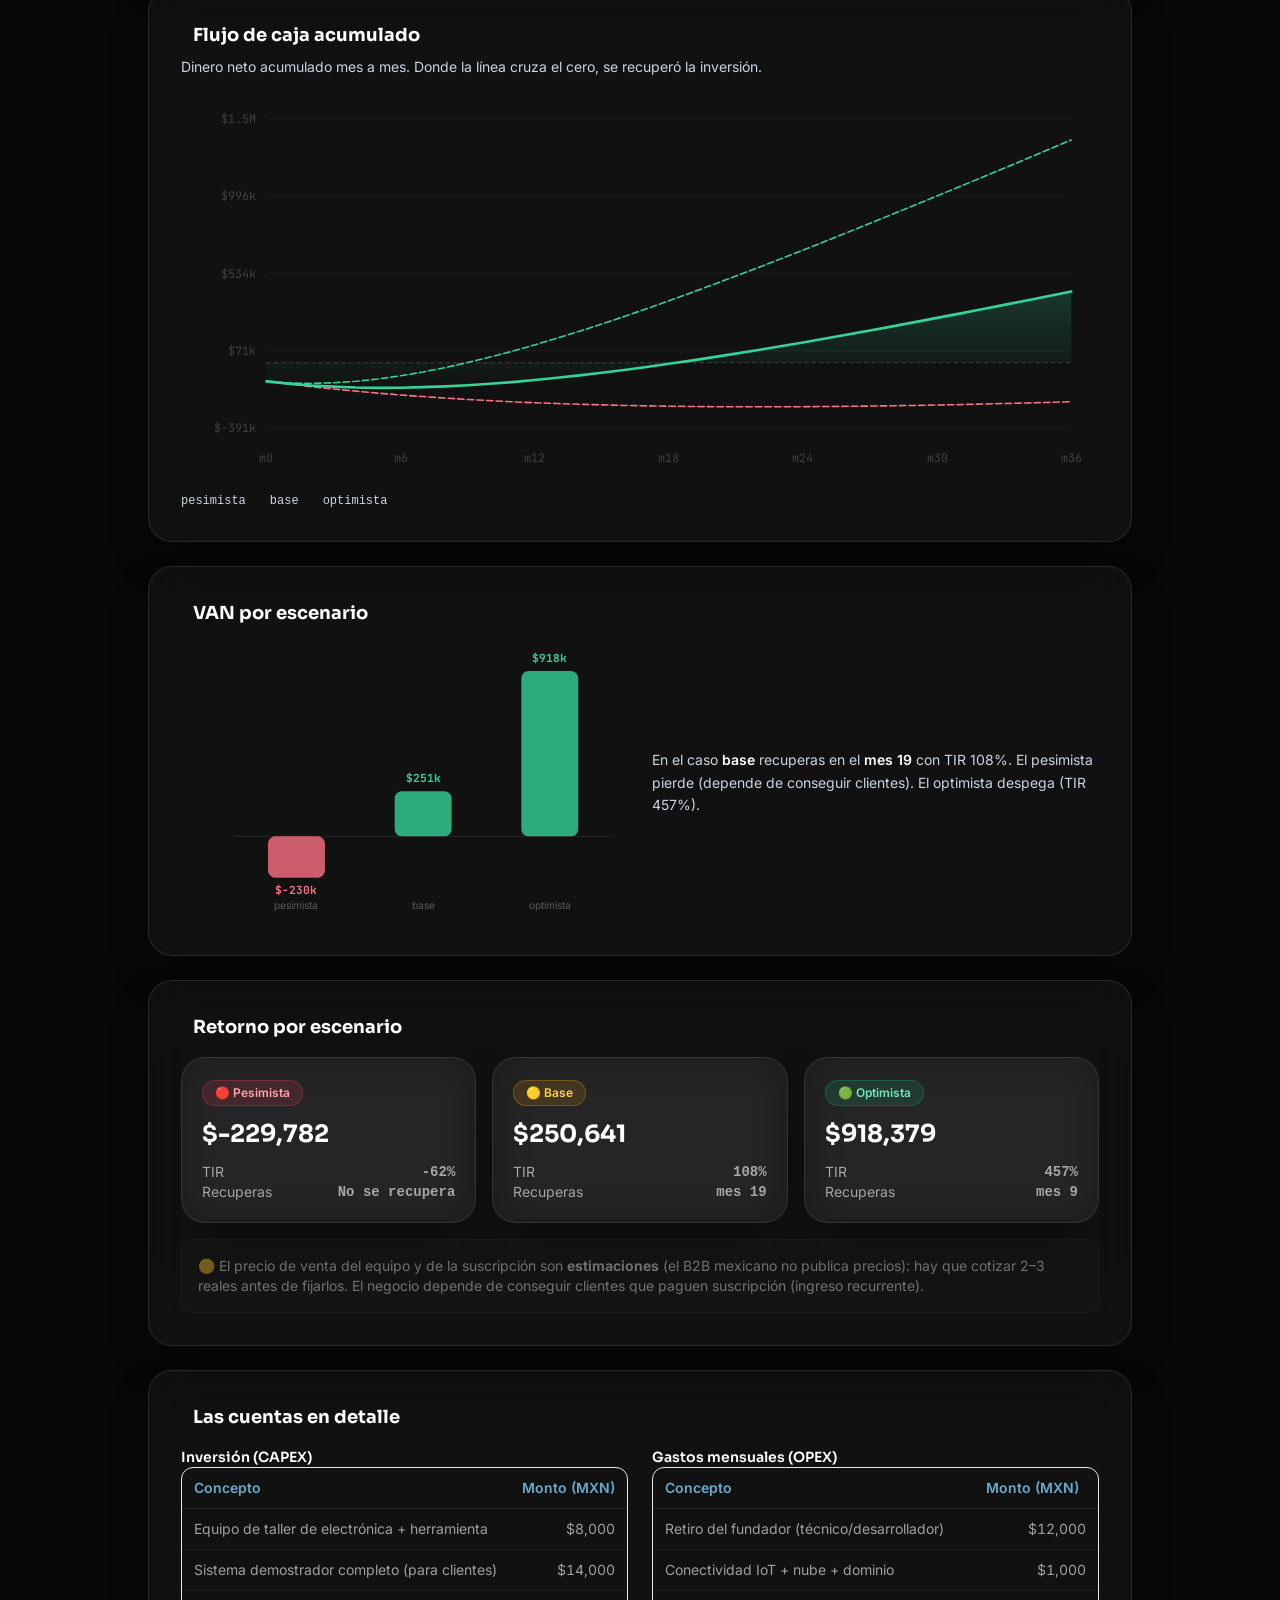
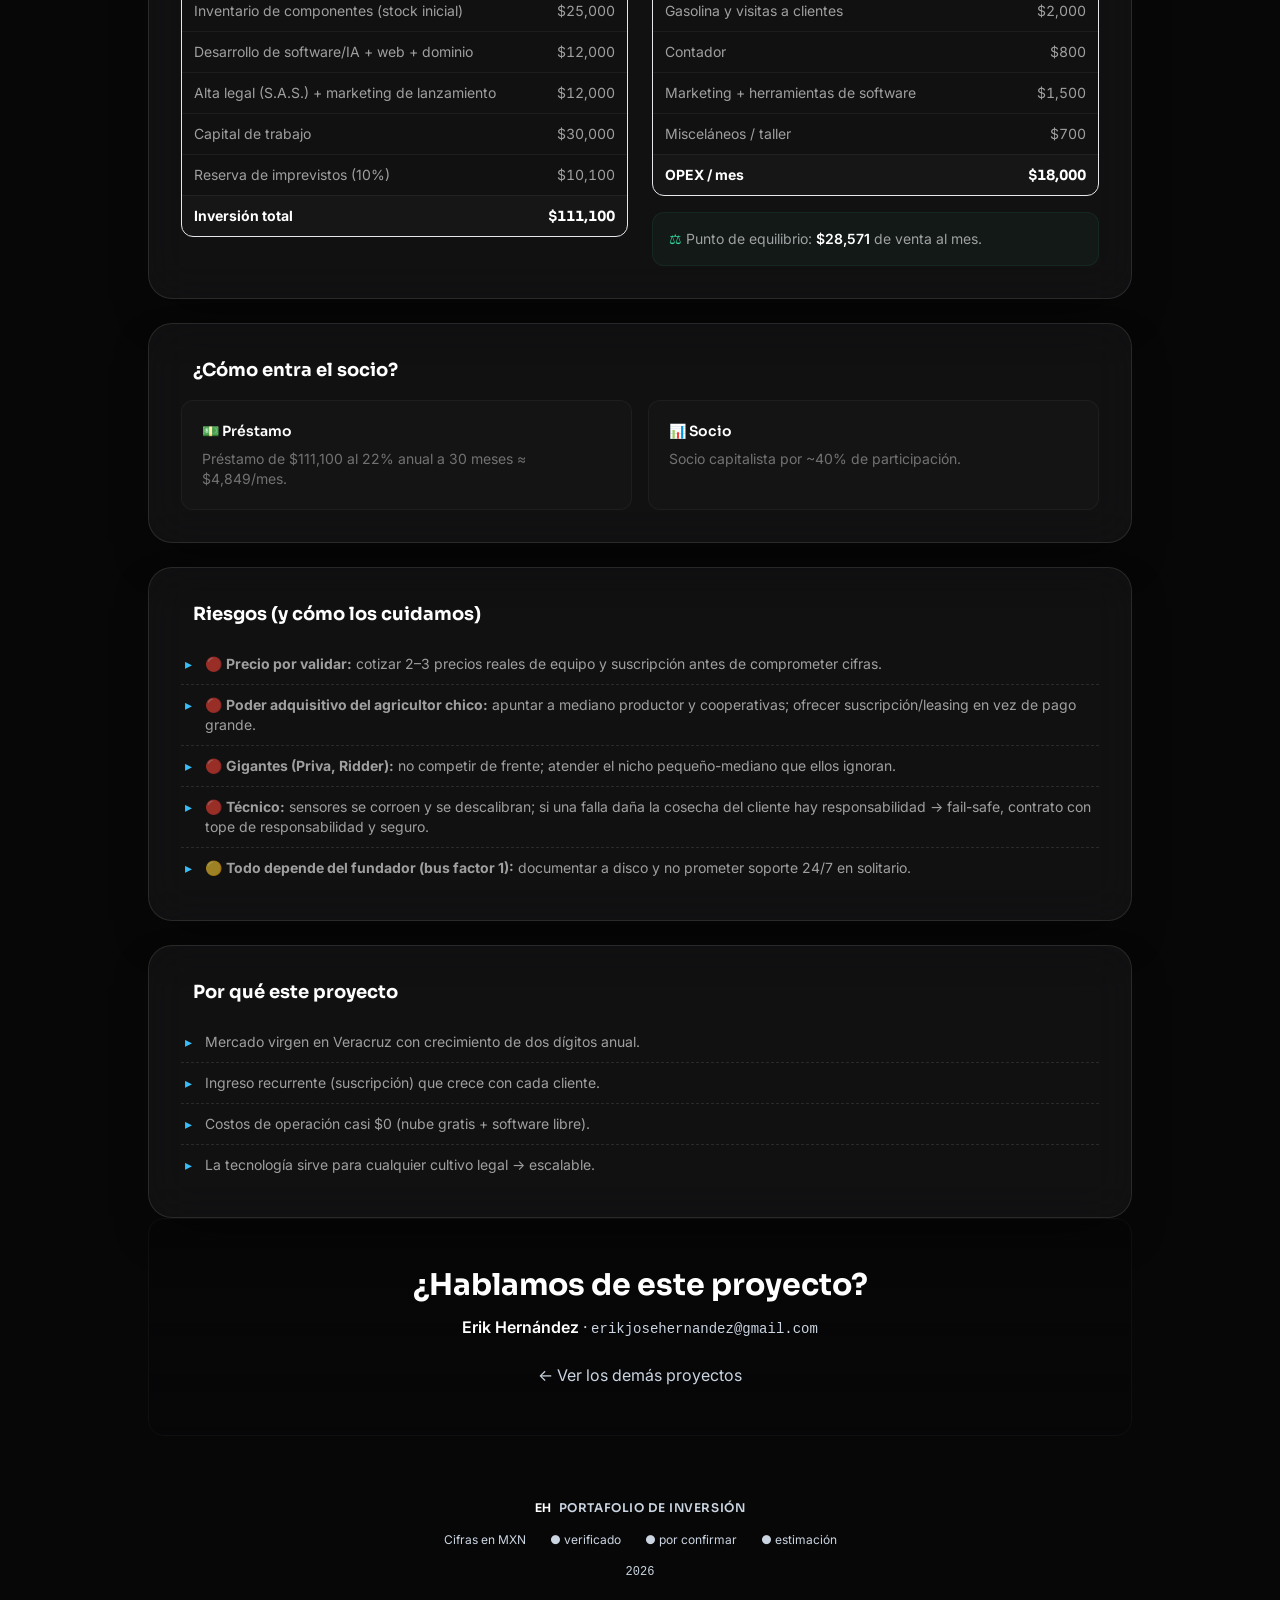
<file: html/agtech-cultivo-ia.html>
<!DOCTYPE html><html lang="es"><head>
<meta charset="UTF-8"><meta name="viewport" content="width=device-width, initial-scale=1.0">
<title>AgTech: Cultivo de Precisión con IA · Inversión</title><link rel="preconnect" href="https://fonts.googleapis.com"><link rel="preconnect" href="https://fonts.gstatic.com" crossorigin><link href="https://fonts.googleapis.com/css2?family=Inter:wght@300;400;500;600;700&family=Sora:wght@600;700;800&family=JetBrains+Mono:wght@400;500;600&display=swap" rel="stylesheet">
<link rel="stylesheet" href="../assets/tw.css">
<style>
  /* ═══ BASE ═══ */
  body {
    background-color: #070708;
    cursor: none;
    overflow-x: hidden;
  }

  /* ═══ PARTICLE CANVAS ═══ */
  #particle-canvas {
    position: fixed;
    inset: 0;
    z-index: 0;
    pointer-events: none;
  }

  /* ═══ FLOATING GRADIENT ORBS ═══ */
  .orb {
    position: fixed;
    border-radius: 50%;
    filter: blur(80px);
    pointer-events: none;
    z-index: 0;
    will-change: transform;
    transition: transform 0.3s ease-out;
  }
  .orb-1 {
    width: 500px; height: 500px;
    background: radial-gradient(circle, rgba(129,140,248,0.08), transparent 70%);
    top: -10%; left: -5%;
  }
  .orb-2 {
    width: 400px; height: 400px;
    background: radial-gradient(circle, rgba(192,132,252,0.06), transparent 70%);
    top: 30%; right: -10%;
  }
  .orb-3 {
    width: 350px; height: 350px;
    background: radial-gradient(circle, rgba(52,211,153,0.05), transparent 70%);
    bottom: 10%; left: 20%;
  }

  /* ═══ MOUSE GLOW ═══ */
  #mouse-glow {
    position: fixed;
    width: 400px; height: 400px;
    border-radius: 50%;
    background: radial-gradient(circle, rgba(129,140,248,0.04), transparent 60%);
    pointer-events: none;
    z-index: 0;
    transform: translate(-50%,-50%) translate3d(-999px,-999px,0);
    will-change: transform;
    transition: opacity 0.3s ease;
  }

  /* ═══ SCROLL PROGRESS BAR ═══ */
  #scroll-progress {
    position: fixed;
    top: 0; left: 0;
    height: 2px;
    background: linear-gradient(90deg, #818cf8, #c084fc, #f0abfc);
    z-index: 9999;
    width: 0%;
    transition: width 0.05s linear;
    box-shadow: 0 0 12px rgba(129,140,248,0.5);
  }

  /* ═══ GRID OVERLAY ═══ */
  .grid-overlay {
    position: fixed;
    inset: 0;
    z-index: 0;
    pointer-events: none;
    background-image:
      linear-gradient(to right, rgba(255,255,255,0.015) 1px, transparent 1px),
      linear-gradient(to bottom, rgba(255,255,255,0.015) 1px, transparent 1px);
    background-size: 60px 60px;
    mask-image: radial-gradient(ellipse 80% 60% at 50% 30%, black 20%, transparent 70%);
    -webkit-mask-image: radial-gradient(ellipse 80% 60% at 50% 30%, black 20%, transparent 70%);
    opacity: 0.6;
    transition: opacity 0.5s ease;
  }

  /* ═══ NOISE TEXTURE ═══ */
  .noise-overlay {
    position: fixed;
    inset: 0;
    z-index: 1;
    pointer-events: none;
    opacity: 0.012;
  }

  /* ═══ CUSTOM CURSOR (ring + dot + trail) ═══ */
  .custom-cursor {
    position: fixed;
    top: 0; left: 0;
    width: 28px; height: 28px;
    border: 1.5px solid rgba(255,255,255,0.2);
    border-radius: 50%;
    pointer-events: none;
    z-index: 10000;
    transform: translate3d(-100px,-100px,0);
    transition: width 0.35s cubic-bezier(0.16,1,0.3,1),
                height 0.35s cubic-bezier(0.16,1,0.3,1),
                background-color 0.35s cubic-bezier(0.16,1,0.3,1),
                border-color 0.35s cubic-bezier(0.16,1,0.3,1);
    will-change: transform;
  }
  .cursor-dot {
    position: fixed;
    top: 0; left: 0;
    width: 5px; height: 5px;
    background: rgba(129,140,248,0.9);
    border-radius: 50%;
    pointer-events: none;
    z-index: 10001;
    transform: translate3d(-100px,-100px,0);
    will-change: transform;
    box-shadow: 0 0 8px rgba(129,140,248,0.4);
  }
  @media (max-width: 768px) {
    .custom-cursor, .cursor-dot, #mouse-glow { display: none !important; }
    body { cursor: auto !important; }
    #particle-canvas { display: none; }
  }
  .custom-cursor.hover {
    width: 56px; height: 56px;
    background-color: rgba(255,255,255,0.9);
    border-color: transparent;
    mix-blend-mode: difference;
  }

  /* ═══ CARD SPOTLIGHT + TILT ═══ */
  .spotlight-card {
    position: relative;
    overflow: hidden;
    transition: all 0.5s cubic-bezier(0.16,1,0.3,1);
    transform-style: preserve-3d;
    perspective: 1000px;
  }
  .spotlight-card::before {
    content: '';
    position: absolute;
    inset: 0;
    border-radius: inherit;
    background: radial-gradient(450px circle at var(--mx,-999px) var(--my,-999px),
      rgba(129,140,248,0.08), transparent 65%);
    z-index: 0;
    pointer-events: none;
    opacity: 0;
    transition: opacity 0.5s ease;
  }
  .spotlight-card:hover::before { opacity: 1; }
  .spotlight-card:hover {
    border-color: rgba(255,255,255,0.1) !important;
  }

  /* ═══ SCROLL REVEAL ═══ */
  .reveal {
    opacity: 0;
    transform: translateY(35px);
    transition: opacity 0.9s cubic-bezier(0.16,1,0.3,1),
                transform 0.9s cubic-bezier(0.16,1,0.3,1);
  }
  .reveal.active {
    opacity: 1;
    transform: translateY(0);
  }

  /* ═══ PARALLAX ELEMENTS ═══ */
  [data-parallax] {
    will-change: transform;
    transition: transform 0.1s linear;
  }

  /* ═══ ANIMATED SHIMMER LINE ═══ */
  .shimmer-line {
    height: 1px;
    background: linear-gradient(90deg, transparent, rgba(129,140,248,0.3), transparent);
    background-size: 200% 100%;
    animation: shimmer 3s ease-in-out infinite;
  }

  @keyframes shimmer {
    0% { background-position: -200% 0; }
    100% { background-position: 200% 0; }
  }

  @keyframes aurora {
    0% { background-position: 0% 50%; }
    50% { background-position: 100% 50%; }
    100% { background-position: 0% 50%; }
  }

  /* ═══ STAGGER DELAYS ═══ */
  .delay-1 { transition-delay: 80ms; animation-delay: 80ms; }
  .delay-2 { transition-delay: 160ms; animation-delay: 160ms; }
  .delay-3 { transition-delay: 240ms; animation-delay: 240ms; }
  .delay-4 { transition-delay: 320ms; animation-delay: 320ms; }
  .delay-5 { transition-delay: 400ms; animation-delay: 400ms; }
  .delay-6 { transition-delay: 480ms; animation-delay: 480ms; }

  /* ═══ MAGNETIC HOVER ═══ */
  .magnetic {
    transition: transform 0.3s cubic-bezier(0.16,1,0.3,1);
  }

  /* ═══ PROJECT CARD ═══ */
  .project-card .card-gradient {
    transition: opacity 0.5s ease, transform 0.8s cubic-bezier(0.16,1,0.3,1);
  }
  .project-card:hover .card-gradient {
    opacity: 0.95;
    transform: scale(1.08);
  }

  /* ═══ GRADIENT BORDER ═══ */
  .gradient-border::after {
    content: '';
    position: absolute;
    inset: 0;
    border-radius: inherit;
    padding: 1px;
    background: linear-gradient(135deg, rgba(129,140,248,0.3), transparent 50%, rgba(192,132,252,0.2));
    -webkit-mask: linear-gradient(#fff 0 0) content-box, linear-gradient(#fff 0 0);
    -webkit-mask-composite: xor;
    mask-composite: exclude;
    pointer-events: none;
  }

  /* ═══ SCROLL INDICATOR PULSE ═══ */
  .scroll-indicator {
    animation: scrollBounce 2s ease-in-out infinite;
  }
  @keyframes scrollBounce {
    0%,100% { transform: translateY(0); opacity: 0.4; }
    50% { transform: translateY(8px); opacity: 0.8; }
  }

  .scroll-chips { scrollbar-width: none; }
  .scroll-chips::-webkit-scrollbar { display: none; }
</style>
</head><body class="min-h-screen antialiased pb-10">
  <!-- Scroll Progress -->
  <div id="scroll-progress"></div>
  <!-- Particle Canvas -->
  <canvas id="particle-canvas"></canvas>
  <!-- Floating Gradient Orbs -->
  <div class="orb orb-1" id="orb1"></div>
  <div class="orb orb-2" id="orb2"></div>
  <div class="orb orb-3" id="orb3"></div>
  <!-- Mouse Glow -->
  <div id="mouse-glow"></div>
  <!-- Grid overlay -->
  <div class="grid-overlay" id="grid-ov"></div>
  <!-- Noise texture -->
  <svg class="noise-overlay" xmlns="http://www.w3.org/2000/svg">
    <filter id="noise"><feTurbulence type="fractalNoise" baseFrequency="0.75" numOctaves="4" stitchTiles="stitch"/></filter>
    <rect width="100%" height="100%" filter="url(#noise)"/>
  </svg>
  <!-- Cursors -->
  <div id="cursor-ring" class="custom-cursor"></div>
  <div id="cursor-dot" class="cursor-dot"></div>

  <div class="relative z-10">
  <header class="fixed top-0 left-0 right-0 z-50 px-4 pt-5">
  <nav class="nav-bar max-w-5xl mx-auto backdrop-blur-xl bg-surface-0/50 border border-white/[0.04] rounded-2xl py-2.5 px-5 flex items-center justify-between transition-all duration-500" style="box-shadow:0 8px 40px -12px rgba(0,0,0,.5)">
    <div class="flex items-center gap-3">
      <div class="relative w-7 h-7 rounded-lg bg-gradient-to-br from-indigo-400 to-violet-500 flex items-center justify-center shadow-glow-sm magnetic">
        <span class="font-display font-bold text-white text-[10px]">EH</span>
      </div>
      <a href="../index.html" class="font-display font-bold text-white text-xs tracking-[.15em] uppercase hover:text-accent-bright transition-colors duration-300 magnetic interactive">Portafolio</a>
    </div>
    <div class="hidden md:flex items-center gap-8 text-[11px] font-semibold tracking-[.12em] uppercase text-white/40">
      <a href="../index.html" class="hover:text-white transition-colors duration-300 relative group magnetic interactive">
        Inicio
        <span class="absolute -bottom-1 left-0 w-0 h-px bg-accent group-hover:w-full transition-all duration-300"></span>
      </a>
      <a href="../index.html#oportunidades" class="hover:text-white transition-colors duration-300 relative group magnetic interactive">
        Proyectos
        <span class="absolute -bottom-1 left-0 w-0 h-px bg-accent group-hover:w-full transition-all duration-300"></span>
      </a>
    </div>
    <div class="flex items-center gap-2 rounded-full py-1.5 px-3 magnetic interactive" style="background:rgba(52,211,153,0.06);border:1px solid rgba(52,211,153,0.12)">
      <span class="relative flex h-1.5 w-1.5">
        <span class="animate-ping absolute inline-flex h-full w-full rounded-full bg-emerald-400 opacity-60"></span>
        <span class="relative inline-flex rounded-full h-1.5 w-1.5 bg-emerald-400"></span>
      </span>
      <span class="text-[9px] uppercase tracking-[.15em] font-bold text-emerald-300/80">Live</span>
    </div>
  </nav>
</header>
<main class="max-w-5xl mx-auto px-5 pb-16 pt-28">
<a href="../index.html" class="inline-flex items-center gap-2 mt-5 text-sm text-white/25 hover:text-white/60 transition-colors duration-300 group"><svg class="w-4 h-4 group-hover:-translate-x-0.5 transition-transform" xmlns="http://www.w3.org/2000/svg" fill="none" viewBox="0 0 24 24" stroke-width="2" stroke="currentColor"><path stroke-linecap="round" stroke-linejoin="round" d="M10.5 19.5L3 12m0 0l7.5-7.5M3 12h18"/></svg><span class="font-mono text-xs tracking-wider uppercase">Portafolio</span></a>
<section class="relative overflow-hidden rounded-2xl mt-4 reveal" style="border:1px solid rgba(255,255,255,0.04)">
  <!-- Gradient background -->
  <div class="absolute inset-0 bg-gradient-to-br from-emerald-400 via-teal-500 to-cyan-600 opacity-80"></div>
  <div class="absolute inset-0 bg-gradient-to-t from-surface-0/80 via-transparent to-transparent"></div>
  <!-- Ambient glow -->
  <div class="absolute -right-20 -top-20 w-80 h-80 rounded-full blur-3xl animate-floaty" style="background:rgba(52,211,153,.12)"></div>
  <div class="absolute -left-20 bottom-0 w-60 h-60 rounded-full blur-3xl opacity-50" style="background:rgba(52,211,153,.12)"></div>
  <!-- Content -->
  <div class="relative p-8 md:p-14">
    <p class="font-mono text-[11px] tracking-[.2em] uppercase text-white/50">Cardel, Veracruz · mercado: agricultura protegida de México</p>
    <h1 class="text-3xl md:text-5xl font-display font-bold text-white mt-3 leading-[1.1] tracking-tight">🌱 AgTech: Cultivo de Precisión con IA</h1>
    <p class="text-white/70 text-base mt-4 max-w-2xl leading-relaxed">Sistema de sensores + IA que controla clima, riego y detecta plagas en agricultura protegida legal (tomate, fresa, lechuga). Mercado virgen en Veracruz.</p>
    <div class="mt-5 flex flex-wrap gap-2"><span class="badge b-yellow">🟡 Proyecto nuevo</span></div>
  </div>
</section>
<div class="-mt-5 relative z-10 px-1"><div class="grid grid-cols-2 md:grid-cols-4 gap-3"><div class="spotlight-card card px-5 py-5 reveal delay-1">
  <div class="relative z-10">
    <div class="text-2xl md:text-3xl font-display font-bold grad-text">$111,100</div>
    <div class="text-[11px] text-white/30 mt-1.5 font-medium tracking-wide uppercase">Inversión (MXN)</div>
  </div>
</div><div class="spotlight-card card px-5 py-5 reveal delay-2">
  <div class="relative z-10">
    <div class="text-2xl md:text-3xl font-display font-bold grad-text">108%</div>
    <div class="text-[11px] text-white/30 mt-1.5 font-medium tracking-wide uppercase">TIR anual (base)</div>
  </div>
</div><div class="spotlight-card card px-5 py-5 reveal delay-3">
  <div class="relative z-10">
    <div class="text-2xl md:text-3xl font-display font-bold grad-text">19 meses</div>
    <div class="text-[11px] text-white/30 mt-1.5 font-medium tracking-wide uppercase">Recuperas (payback)</div>
  </div>
</div><div class="spotlight-card card px-5 py-5 reveal delay-4">
  <div class="relative z-10">
    <div class="text-2xl md:text-3xl font-display font-bold grad-text">+$251k</div>
    <div class="text-[11px] text-white/30 mt-1.5 font-medium tracking-wide uppercase">VAN a 3 años</div>
  </div>
</div></div></div>
<section class="spotlight-card card p-6 md:p-8 mt-6 reveal">
  <div class="relative z-10">
    <h2 class="text-lg md:text-xl font-display font-bold flex items-center gap-3">
      <span class="inline-block w-1 h-5 rounded-full" style="background:#34d399"></span>Resumen ejecutivo
    </h2>
    <div class="mt-4 text-white/60 leading-relaxed text-[15px]"><p>Un negocio de <b>tecnología</b>: vendemos un sistema de <b>sensores + inteligencia artificial</b> que automatiza un invernadero (controla temperatura, humedad, riego y detecta plagas con una cámara). El modelo combina <b>venta del equipo instalado</b> (gancho) con una <b>suscripción mensual de la IA</b> (la ganancia real, que se acumula mes a mes). Aplica a cualquier cultivo legal: tomate, fresa, chile, lechuga, viveros.</p></div>
  </div>
</section>


<section class="spotlight-card card p-6 md:p-8 mt-6 reveal">
  <div class="relative z-10">
    <h2 class="text-lg md:text-xl font-display font-bold flex items-center gap-3">
      <span class="inline-block w-1 h-5 rounded-full" style="background:#34d399"></span>La oportunidad (mercado virgen)
    </h2>
    <div class="mt-4 text-white/60 leading-relaxed text-[15px]"><p>Veracruz tiene apenas <b>726 hectáreas</b> de agricultura protegida en <b>1,129 unidades pequeñas</b> (0.64 ha en promedio), y casi <b>nada está tecnificado</b>. El AgTech en México crece <b>9–16% al año</b>. Es decir: mercado incipiente, fragmentado y con poca competencia tecnificada → terreno virgen para entrar primero. Posible aliado técnico: el Tecnológico de Úrsulo Galván (carretera Cardel–Chachalacas), que investiga cultivos protegidos.</p></div>
  </div>
</section>
<section class="spotlight-card card p-6 md:p-8 mt-6 reveal">
  <div class="relative z-10">
    <h2 class="text-lg md:text-xl font-display font-bold flex items-center gap-3">
      <span class="inline-block w-1 h-5 rounded-full" style="background:#34d399"></span>Cómo gana dinero
    </h2>
    <div class="mt-4 text-white/60 leading-relaxed text-[15px]"><ul><li>Equipo instalado: <b>~$20,000–$45,000</b> por sistema (🔴 estimación, cotizar) — vendido casi a costo, es el gancho.</li><li>Suscripción de IA: <b>~$500–$1,500/mes</b> por cliente — margen alto (65–75%) e <b>ingreso recurrente</b> que crece con cada cliente nuevo.</li></ul><p>El patrón ganador de las AgTech de Latinoamérica no es vender fierros, sino la <b>suscripción</b>. Costos de operación casi $0 (nube gratis Oracle Always Free + software libre).</p></div>
  </div>
</section>
<section class="spotlight-card card p-6 md:p-8 mt-6 reveal">
  <div class="relative z-10">
    <h2 class="text-lg md:text-xl font-display font-bold flex items-center gap-3">
      <span class="inline-block w-1 h-5 rounded-full" style="background:#34d399"></span>⚖️ Nota legal importante (cannabis)
    </h2>
    <div class="mt-4 text-white/60 leading-relaxed text-[15px]"><div class='alerta'>El sistema se demuestra y se vende para <b>cultivos legales sin estigma</b> (tomate, fresa, chile, lechuga). El <b>cannabis NO se usa como demostración comercial</b>: tu permiso COFEPRIS es solo para <b>autoconsumo personal</b>, y usarlo como argumento de negocio lo excede legalmente y puede hacer que <b>bancos e inversionistas rechacen todo el proyecto</b>. El cannabis queda estrictamente como autoconsumo personal tuyo, nunca en el pitch.</div></div>
  </div>
</section>
<section class="spotlight-card card p-6 md:p-8 mt-6 reveal">
  <div class="relative z-10">
    <h2 class="text-lg md:text-xl font-display font-bold flex items-center gap-3">
      <span class="inline-block w-1 h-5 rounded-full" style="background:#34d399"></span>Flujo de caja acumulado
    </h2>
    <p class="text-white/30 text-sm mt-2">Dinero neto acumulado mes a mes. Donde la línea cruza el cero, se recuperó la inversión.</p>
    <div class="mt-4 overflow-x-auto"><svg viewBox="0 0 860 360" class="w-full h-auto" role="img" aria-label="Flujo de caja acumulado"><defs><linearGradient id="ga" x1="0" y1="0" x2="0" y2="1"><stop offset="0%" stop-color="#34d399" stop-opacity=".2"/><stop offset="100%" stop-color="#34d399" stop-opacity="0"/></linearGradient></defs><line x1="80" y1="314.0" x2="834" y2="314.0" stroke="rgba(255,255,255,.04)"/><text x="70" y="318.0" font-size="11" font-family="JetBrains Mono,monospace" fill="rgba(255,255,255,.2)" text-anchor="end">$-391k</text><line x1="80" y1="241.5" x2="834" y2="241.5" stroke="rgba(255,255,255,.04)"/><text x="70" y="245.5" font-size="11" font-family="JetBrains Mono,monospace" fill="rgba(255,255,255,.2)" text-anchor="end">$71k</text><line x1="80" y1="169.0" x2="834" y2="169.0" stroke="rgba(255,255,255,.04)"/><text x="70" y="173.0" font-size="11" font-family="JetBrains Mono,monospace" fill="rgba(255,255,255,.2)" text-anchor="end">$534k</text><line x1="80" y1="96.5" x2="834" y2="96.5" stroke="rgba(255,255,255,.04)"/><text x="70" y="100.5" font-size="11" font-family="JetBrains Mono,monospace" fill="rgba(255,255,255,.2)" text-anchor="end">$996k</text><line x1="80" y1="24.0" x2="834" y2="24.0" stroke="rgba(255,255,255,.04)"/><text x="70" y="28.0" font-size="11" font-family="JetBrains Mono,monospace" fill="rgba(255,255,255,.2)" text-anchor="end">$1.5M</text><line x1="80" y1="252.6" x2="834" y2="252.6" stroke="rgba(255,255,255,.15)" stroke-dasharray="4 3"/><text x="80.0" y="346" font-size="11" font-family="JetBrains Mono,monospace" fill="rgba(255,255,255,.2)" text-anchor="middle">m0</text><text x="205.7" y="346" font-size="11" font-family="JetBrains Mono,monospace" fill="rgba(255,255,255,.2)" text-anchor="middle">m6</text><text x="331.3" y="346" font-size="11" font-family="JetBrains Mono,monospace" fill="rgba(255,255,255,.2)" text-anchor="middle">m12</text><text x="457.0" y="346" font-size="11" font-family="JetBrains Mono,monospace" fill="rgba(255,255,255,.2)" text-anchor="middle">m18</text><text x="582.7" y="346" font-size="11" font-family="JetBrains Mono,monospace" fill="rgba(255,255,255,.2)" text-anchor="middle">m24</text><text x="708.3" y="346" font-size="11" font-family="JetBrains Mono,monospace" fill="rgba(255,255,255,.2)" text-anchor="middle">m30</text><text x="834.0" y="346" font-size="11" font-family="JetBrains Mono,monospace" fill="rgba(255,255,255,.2)" text-anchor="middle">m36</text><path d="M80.0,252.6 L80.0,270.1 L100.9,272.3 L121.9,274.0 L142.8,275.1 L163.8,275.9 L184.7,276.2 L205.7,276.1 L226.6,275.6 L247.6,274.8 L268.5,273.8 L289.4,272.4 L310.4,270.8 L331.3,268.9 L352.3,266.8 L373.2,264.5 L394.2,262.1 L415.1,259.5 L436.1,256.7 L457.0,253.7 L477.9,250.7 L498.9,247.5 L519.8,244.2 L540.8,240.8 L561.7,237.3 L582.7,233.7 L603.6,230.0 L624.6,226.3 L645.5,222.5 L666.4,218.6 L687.4,214.7 L708.3,210.7 L729.3,206.7 L750.2,202.6 L771.2,198.5 L792.1,194.4 L813.1,190.2 L834.0,186.0 L834.0,252.6 Z" fill="url(#ga)"/><polyline points="80.0,270.1 100.9,272.7 121.9,275.1 142.8,277.3 163.8,279.3 184.7,281.2 205.7,282.9 226.6,284.4 247.6,285.8 268.5,287.1 289.4,288.2 310.4,289.3 331.3,290.2 352.3,290.9 373.2,291.6 394.2,292.2 415.1,292.7 436.1,293.1 457.0,293.4 477.9,293.7 498.9,293.9 519.8,294.0 540.8,294.0 561.7,294.0 582.7,293.9 603.6,293.7 624.6,293.5 645.5,293.3 666.4,293.0 687.4,292.7 708.3,292.3 729.3,291.9 750.2,291.4 771.2,290.9 792.1,290.4 813.1,289.8 834.0,289.2" fill="none" stroke="#fb7185" stroke-width="1.5" stroke-linejoin="round" stroke-linecap="round" stroke-dasharray="6 3"/><polyline points="80.0,270.1 100.9,271.6 121.9,272.1 142.8,271.5 163.8,270.1 184.7,267.9 205.7,264.9 226.6,261.4 247.6,257.2 268.5,252.5 289.4,247.4 310.4,241.9 331.3,236.0 352.3,229.7 373.2,223.2 394.2,216.4 415.1,209.4 436.1,202.1 457.0,194.7 477.9,187.1 498.9,179.4 519.8,171.5 540.8,163.5 561.7,155.4 582.7,147.2 603.6,138.9 624.6,130.5 645.5,122.1 666.4,113.6 687.4,105.0 708.3,96.4 729.3,87.8 750.2,79.1 771.2,70.4 792.1,61.6 813.1,52.8 834.0,44.0" fill="none" stroke="#34d399" stroke-width="1.5" stroke-linejoin="round" stroke-linecap="round" stroke-dasharray="6 3"/><polyline points="80.0,270.1 100.9,272.3 121.9,274.0 142.8,275.1 163.8,275.9 184.7,276.2 205.7,276.1 226.6,275.6 247.6,274.8 268.5,273.8 289.4,272.4 310.4,270.8 331.3,268.9 352.3,266.8 373.2,264.5 394.2,262.1 415.1,259.5 436.1,256.7 457.0,253.7 477.9,250.7 498.9,247.5 519.8,244.2 540.8,240.8 561.7,237.3 582.7,233.7 603.6,230.0 624.6,226.3 645.5,222.5 666.4,218.6 687.4,214.7 708.3,210.7 729.3,206.7 750.2,202.6 771.2,198.5 792.1,194.4 813.1,190.2 834.0,186.0" fill="none" stroke="#34d399" stroke-width="2.5" stroke-linejoin="round" stroke-linecap="round"/></svg></div>
    <div class="flex gap-6 text-xs text-white/30 mt-4 flex-wrap font-mono">
      <span><i class="inline-block w-4 h-px align-middle mr-1.5" style="background:#fb7185"></i>pesimista</span>
      <span><i class="inline-block w-4 h-0.5 align-middle mr-1.5" style="background:#34d399"></i>base</span>
      <span><i class="inline-block w-4 h-px align-middle mr-1.5" style="background:#34d399"></i>optimista</span>
    </div>
  </div>
</section><section class="spotlight-card card p-6 md:p-8 mt-6 reveal">
  <div class="relative z-10">
    <h2 class="text-lg md:text-xl font-display font-bold flex items-center gap-3">
      <span class="inline-block w-1 h-5 rounded-full" style="background:#34d399"></span>VAN por escenario
    </h2>
    <div class="flex flex-col lg:flex-row gap-6 items-center mt-4"><div class="lg:w-1/2 overflow-x-auto"><svg viewBox="0 0 480 300" class="w-full h-auto" role="img" aria-label="VAN por escenario"><line x1="56" y1="207.6" x2="464" y2="207.6" stroke="rgba(255,255,255,.1)"/><rect x="93.4" y="207.6" width="61.2" height="44.4" rx="8" fill="#fb7185" opacity=".8"/><text x="124.0" y="270.0" font-size="12" font-weight="700" font-family="JetBrains Mono,monospace" fill="#fb7185" text-anchor="middle">$-230k</text><text x="124.0" y="286" font-size="11" font-family="Inter,sans-serif" fill="rgba(255,255,255,.3)" text-anchor="middle">pesimista</text><rect x="229.4" y="159.1" width="61.2" height="48.5" rx="8" fill="#34d399" opacity=".8"/><text x="260.0" y="149.1" font-size="12" font-weight="700" font-family="JetBrains Mono,monospace" fill="#34d399" text-anchor="middle">$251k</text><text x="260.0" y="286" font-size="11" font-family="Inter,sans-serif" fill="rgba(255,255,255,.3)" text-anchor="middle">base</text><rect x="365.4" y="30.0" width="61.2" height="177.6" rx="8" fill="#34d399" opacity=".8"/><text x="396.0" y="20.0" font-size="12" font-weight="700" font-family="JetBrains Mono,monospace" fill="#34d399" text-anchor="middle">$918k</text><text x="396.0" y="286" font-size="11" font-family="Inter,sans-serif" fill="rgba(255,255,255,.3)" text-anchor="middle">optimista</text></svg></div><div class="lg:w-1/2 text-white/50 text-sm leading-relaxed"><p>En el caso <span class='text-white font-semibold'>base</span> recuperas en el <span class='text-white font-semibold'>mes 19</span> con TIR 108%. El pesimista pierde (depende de conseguir clientes). El optimista despega (TIR 457%).</p></div></div>
  </div>
</section>
<section class="spotlight-card card p-6 md:p-8 mt-6 reveal">
  <div class="relative z-10">
    <h2 class="text-lg md:text-xl font-display font-bold flex items-center gap-3">
      <span class="inline-block w-1 h-5 rounded-full" style="background:#34d399"></span>Retorno por escenario
    </h2>
    <div class="mt-4 text-white/60 leading-relaxed text-[15px]"><div class="grid sm:grid-cols-3 gap-4"><div class="spotlight-card card p-5">
  <div class="relative z-10">
    <span class="badge b-red">🔴 Pesimista</span>
    <div class="text-2xl font-display font-bold text-white mt-3">$-229,782</div>
    <div class="mt-3 space-y-2 text-sm">
      <div class="flex justify-between items-center"><span class="text-white/30">TIR</span><span class="font-mono font-semibold text-white/70">-62%</span></div>
      <div class="h-px bg-white/[0.03]"></div>
      <div class="flex justify-between items-center"><span class="text-white/30">Recuperas</span><span class="font-mono font-semibold text-white/70">No se recupera</span></div>
    </div>
  </div>
</div><div class="spotlight-card card p-5">
  <div class="relative z-10">
    <span class="badge b-yellow">🟡 Base</span>
    <div class="text-2xl font-display font-bold text-white mt-3">$250,641</div>
    <div class="mt-3 space-y-2 text-sm">
      <div class="flex justify-between items-center"><span class="text-white/30">TIR</span><span class="font-mono font-semibold text-white/70">108%</span></div>
      <div class="h-px bg-white/[0.03]"></div>
      <div class="flex justify-between items-center"><span class="text-white/30">Recuperas</span><span class="font-mono font-semibold text-white/70">mes 19</span></div>
    </div>
  </div>
</div><div class="spotlight-card card p-5">
  <div class="relative z-10">
    <span class="badge b-green">🟢 Optimista</span>
    <div class="text-2xl font-display font-bold text-white mt-3">$918,379</div>
    <div class="mt-3 space-y-2 text-sm">
      <div class="flex justify-between items-center"><span class="text-white/30">TIR</span><span class="font-mono font-semibold text-white/70">457%</span></div>
      <div class="h-px bg-white/[0.03]"></div>
      <div class="flex justify-between items-center"><span class="text-white/30">Recuperas</span><span class="font-mono font-semibold text-white/70">mes 9</span></div>
    </div>
  </div>
</div></div><div class="mt-4 text-sm text-white/40 rounded-xl p-4" style="background:rgba(255,255,255,0.015);border:1px solid rgba(255,255,255,0.04)">🟡 El precio de venta del equipo y de la suscripción son <b>estimaciones</b> (el B2B mexicano no publica precios): hay que cotizar 2–3 reales antes de fijarlos. El negocio depende de conseguir clientes que paguen suscripción (ingreso recurrente).</div></div>
  </div>
</section>
<section class="spotlight-card card p-6 md:p-8 mt-6 reveal">
  <div class="relative z-10">
    <h2 class="text-lg md:text-xl font-display font-bold flex items-center gap-3">
      <span class="inline-block w-1 h-5 rounded-full" style="background:#34d399"></span>Las cuentas en detalle
    </h2>
    <div class="mt-4 text-white/60 leading-relaxed text-[15px]"><div class="grid md:grid-cols-2 gap-6">
  <div><h3 class="font-display font-semibold text-white text-sm mb-3">Inversión (CAPEX)</h3><div class="rounded-xl overflow-hidden border border-white/[0.04]"><table class="ptable"><tr><th>Concepto</th><th class="num">Monto (MXN)</th></tr><tr><td>Equipo de taller de electrónica + herramienta</td><td class="num text-white/60">$8,000</td></tr><tr><td>Sistema demostrador completo (para clientes)</td><td class="num text-white/60">$14,000</td></tr><tr><td>Inventario de componentes (stock inicial)</td><td class="num text-white/60">$25,000</td></tr><tr><td>Desarrollo de software/IA + web + dominio</td><td class="num text-white/60">$12,000</td></tr><tr><td>Alta legal (S.A.S.) + marketing de lanzamiento</td><td class="num text-white/60">$12,000</td></tr><tr><td>Capital de trabajo</td><td class="num text-white/60">$30,000</td></tr><tr><td>Reserva de imprevistos (10%)</td><td class="num text-white/60">$10,100</td></tr><tr style="background:rgba(255,255,255,0.02)"><td class="font-bold text-white">Inversión total</td><td class="num font-bold text-white font-display">$111,100</td></tr></table></div></div>
  <div><h3 class="font-display font-semibold text-white text-sm mb-3">Gastos mensuales (OPEX)</h3><div class="rounded-xl overflow-hidden border border-white/[0.04]"><table class="ptable"><tr><th>Concepto</th><th class="num">Monto (MXN)</th></tr><tr><td>Retiro del fundador (técnico/desarrollador)</td><td class="num text-white/60">$12,000</td></tr><tr><td>Conectividad IoT + nube + dominio</td><td class="num text-white/60">$1,000</td></tr><tr><td>Gasolina y visitas a clientes</td><td class="num text-white/60">$2,000</td></tr><tr><td>Contador</td><td class="num text-white/60">$800</td></tr><tr><td>Marketing + herramientas de software</td><td class="num text-white/60">$1,500</td></tr><tr><td>Misceláneos / taller</td><td class="num text-white/60">$700</td></tr><tr style="background:rgba(255,255,255,0.02)"><td class="font-bold text-white">OPEX / mes</td><td class="num font-bold text-white font-display">$18,000</td></tr></table></div><div class="mt-4 rounded-xl p-4 text-sm" style="background:rgba(52,211,153,0.04);border:1px solid rgba(52,211,153,0.08)"><span class="text-emerald-400">⚖️</span> <span class="text-white/60">Punto de equilibrio: <span class="text-white font-semibold">$28,571</span> de venta al mes.</span></div></div>
</div></div>
  </div>
</section>
<section class="spotlight-card card p-6 md:p-8 mt-6 reveal">
  <div class="relative z-10">
    <h2 class="text-lg md:text-xl font-display font-bold flex items-center gap-3">
      <span class="inline-block w-1 h-5 rounded-full" style="background:#34d399"></span>¿Cómo entra el socio?
    </h2>
    <div class="mt-4 text-white/60 leading-relaxed text-[15px]"><div class="grid md:grid-cols-2 gap-4">
  <div class="rounded-xl p-5" style="background:rgba(255,255,255,0.015);border:1px solid rgba(255,255,255,0.04)">
    <div class="font-display font-semibold text-white text-sm">💵 Préstamo</div>
    <p class="text-white/40 text-sm mt-2">Préstamo de $111,100 al 22% anual a 30 meses ≈ $4,849/mes.</p>
  </div>
  <div class="rounded-xl p-5" style="background:rgba(255,255,255,0.015);border:1px solid rgba(255,255,255,0.04)">
    <div class="font-display font-semibold text-white text-sm">📊 Socio</div>
    <p class="text-white/40 text-sm mt-2">Socio capitalista por ~40% de participación.</p>
  </div>
</div></div>
  </div>
</section>
<section class="spotlight-card card p-6 md:p-8 mt-6 reveal">
  <div class="relative z-10">
    <h2 class="text-lg md:text-xl font-display font-bold flex items-center gap-3">
      <span class="inline-block w-1 h-5 rounded-full" style="background:#34d399"></span>Riesgos (y cómo los cuidamos)
    </h2>
    <div class="mt-4 text-white/60 leading-relaxed text-[15px]"><ul class="rlist"><li class="text-sm text-white/50">🔴 <b>Precio por validar:</b> cotizar 2–3 precios reales de equipo y suscripción antes de comprometer cifras.</li><li class="text-sm text-white/50">🔴 <b>Poder adquisitivo del agricultor chico:</b> apuntar a mediano productor y cooperativas; ofrecer suscripción/leasing en vez de pago grande.</li><li class="text-sm text-white/50">🔴 <b>Gigantes (Priva, Ridder):</b> no competir de frente; atender el nicho pequeño-mediano que ellos ignoran.</li><li class="text-sm text-white/50">🔴 <b>Técnico:</b> sensores se corroen y se descalibran; si una falla daña la cosecha del cliente hay responsabilidad → fail-safe, contrato con tope de responsabilidad y seguro.</li><li class="text-sm text-white/50">🟡 <b>Todo depende del fundador (bus factor 1):</b> documentar a disco y no prometer soporte 24/7 en solitario.</li></ul></div>
  </div>
</section>
<section class="spotlight-card card p-6 md:p-8 mt-6 reveal">
  <div class="relative z-10">
    <h2 class="text-lg md:text-xl font-display font-bold flex items-center gap-3">
      <span class="inline-block w-1 h-5 rounded-full" style="background:#34d399"></span>Por qué este proyecto
    </h2>
    <div class="mt-4 text-white/60 leading-relaxed text-[15px]"><ul class="rlist"><li class="text-sm text-white/50">Mercado virgen en Veracruz con crecimiento de dos dígitos anual.</li><li class="text-sm text-white/50">Ingreso recurrente (suscripción) que crece con cada cliente.</li><li class="text-sm text-white/50">Costos de operación casi $0 (nube gratis + software libre).</li><li class="text-sm text-white/50">La tecnología sirve para cualquier cultivo legal → escalable.</li></ul></div>
  </div>
</section>
<section class="relative overflow-hidden rounded-2xl mt-10 p-8 md:p-12 text-center reveal" style="border:1px solid rgba(255,255,255,0.04)">
  <div class="absolute inset-0 bg-gradient-to-br from-emerald-400 via-teal-500 to-cyan-600 opacity-40"></div>
  <div class="absolute inset-0" style="background:linear-gradient(to top, rgba(7,7,8,0.6), transparent)"></div>
  <div class="relative">
    <h2 class="text-2xl md:text-3xl font-display font-bold text-white">¿Hablamos de este proyecto?</h2>
    <p class="text-white/50 mt-3"><span class="text-white font-semibold">Erik Hernández</span> · <span class="font-mono text-sm">erikjosehernandez@gmail.com</span></p>
    <a href="../index.html" class="btn-ghost mt-6 inline-flex">← Ver los demás proyectos</a>
  </div>
</section>
</main>
<footer class="max-w-5xl mx-auto px-6 py-16">
  <div class="section-divider mb-10"></div>
  <div class="flex flex-col md:flex-row justify-between items-center gap-4 text-xs text-white/25">
    <div class="flex items-center gap-2">
      <div class="w-5 h-5 rounded-md bg-gradient-to-br from-indigo-400 to-violet-500 flex items-center justify-center">
        <span class="font-bold text-white text-[7px]">EH</span>
      </div>
      <span class="font-display font-semibold tracking-wider uppercase">Portafolio de Inversión</span>
    </div>
    <div class="flex items-center gap-6">
      <span>Cifras en MXN</span>
      <span class="text-emerald-400/60">● verificado</span>
      <span class="text-amber-400/60">● por confirmar</span>
      <span class="text-rose-400/60">● estimación</span>
    </div>
    <span class="font-mono text-white/15">2026</span>
  </div>
</footer>
  </div>

  <script>
  (function() {
    'use strict';
    const isMobile = window.innerWidth < 769;
    let mouseX = -999, mouseY = -999, scrollY = 0, scrollPct = 0;
    const ease = 0.12;

    // ═══════════════════════════════════════════
    // 1. PARTICLE CONSTELLATION (Canvas)
    // ═══════════════════════════════════════════
    if (!isMobile) {
      const cvs = document.getElementById('particle-canvas');
      const ctx = cvs.getContext('2d');
      let W, H;
      function resize() { W = cvs.width = window.innerWidth; H = cvs.height = window.innerHeight; }
      resize();
      window.addEventListener('resize', resize);

      const COUNT = 80;
      const LINK_DIST = 140;
      const MOUSE_RADIUS = 200;
      const particles = [];

      for (let i = 0; i < COUNT; i++) {
        particles.push({
          x: Math.random() * W,
          y: Math.random() * H,
          vx: (Math.random() - 0.5) * 0.3,
          vy: (Math.random() - 0.5) * 0.3,
          r: Math.random() * 1.5 + 0.5,
          baseAlpha: Math.random() * 0.3 + 0.1
        });
      }

      function drawParticles() {
        ctx.clearRect(0, 0, W, H);

        // Scroll speed boost
        const scrollBoost = 1 + Math.abs(window._scrollDelta || 0) * 0.02;

        for (let i = 0; i < COUNT; i++) {
          const p = particles[i];
          // Mouse repulsion
          const dxm = p.x - mouseX;
          const dym = p.y - mouseY;
          const distM = Math.sqrt(dxm*dxm + dym*dym);
          if (distM < MOUSE_RADIUS && distM > 0) {
            const force = (MOUSE_RADIUS - distM) / MOUSE_RADIUS * 0.8;
            p.vx += (dxm / distM) * force;
            p.vy += (dym / distM) * force;
          }

          // Damping
          p.vx *= 0.97;
          p.vy *= 0.97;

          // Movement
          p.x += p.vx * scrollBoost;
          p.y += p.vy * scrollBoost;

          // Wrap
          if (p.x < -10) p.x = W + 10;
          if (p.x > W + 10) p.x = -10;
          if (p.y < -10) p.y = H + 10;
          if (p.y > H + 10) p.y = -10;

          // Draw particle
          const alpha = p.baseAlpha * (0.6 + 0.4 * Math.sin(Date.now() * 0.001 + i));
          ctx.beginPath();
          ctx.arc(p.x, p.y, p.r, 0, Math.PI * 2);
          ctx.fillStyle = `rgba(129,140,248,${alpha.toFixed(3)})`;
          ctx.fill();
        }

        // Draw connections
        for (let i = 0; i < COUNT; i++) {
          for (let j = i + 1; j < COUNT; j++) {
            const dx = particles[i].x - particles[j].x;
            const dy = particles[i].y - particles[j].y;
            const d = Math.sqrt(dx*dx + dy*dy);
            if (d < LINK_DIST) {
              const a = (1 - d / LINK_DIST) * 0.12;
              ctx.beginPath();
              ctx.moveTo(particles[i].x, particles[i].y);
              ctx.lineTo(particles[j].x, particles[j].y);
              ctx.strokeStyle = `rgba(129,140,248,${a.toFixed(3)})`;
              ctx.lineWidth = 0.5;
              ctx.stroke();
            }
          }
        }

        // Mouse-to-particle connections
        if (mouseX > 0) {
          for (let i = 0; i < COUNT; i++) {
            const dx = particles[i].x - mouseX;
            const dy = particles[i].y - mouseY;
            const d = Math.sqrt(dx*dx + dy*dy);
            if (d < MOUSE_RADIUS) {
              const a = (1 - d / MOUSE_RADIUS) * 0.2;
              ctx.beginPath();
              ctx.moveTo(particles[i].x, particles[i].y);
              ctx.lineTo(mouseX, mouseY);
              ctx.strokeStyle = `rgba(192,132,252,${a.toFixed(3)})`;
              ctx.lineWidth = 0.6;
              ctx.stroke();
            }
          }
        }

        requestAnimationFrame(drawParticles);
      }
      requestAnimationFrame(drawParticles);
    }

    // ═══════════════════════════════════════════
    // 2. MOUSE TRACKING (shared state)
    // ═══════════════════════════════════════════
    document.addEventListener('mousemove', ev => {
      mouseX = ev.clientX;
      mouseY = ev.clientY;
    });

    // ═══════════════════════════════════════════
    // 3. CUSTOM CURSOR (ring + dot)
    // ═══════════════════════════════════════════
    if (!isMobile) {
      const ring = document.getElementById('cursor-ring');
      const dot = document.getElementById('cursor-dot');
      const glow = document.getElementById('mouse-glow');
      let rx = -100, ry = -100;
      function tickCursor() {
        rx += (mouseX - rx) * ease;
        ry += (mouseY - ry) * ease;
        const s = ring.classList.contains('hover') ? 56 : 28;
        ring.style.transform = `translate3d(${rx-s/2}px,${ry-s/2}px,0)`;
        dot.style.transform = `translate3d(${mouseX-2.5}px,${mouseY-2.5}px,0)`;
        glow.style.transform = `translate(-50%,-50%) translate3d(${mouseX}px,${mouseY}px,0)`;
        requestAnimationFrame(tickCursor);
      }
      requestAnimationFrame(tickCursor);

      // Hover detection
      document.querySelectorAll('a,button,[role="button"],.interactive,.magnetic').forEach(el => {
        el.addEventListener('mouseenter', () => ring.classList.add('hover'));
        el.addEventListener('mouseleave', () => ring.classList.remove('hover'));
      });
    }

    // ═══════════════════════════════════════════
    // 4. CARD SPOTLIGHT + 3D TILT
    // ═══════════════════════════════════════════
    document.querySelectorAll('.spotlight-card').forEach(card => {
      card.addEventListener('mousemove', ev => {
        const r = card.getBoundingClientRect();
        const x = ev.clientX - r.left;
        const y = ev.clientY - r.top;
        card.style.setProperty('--mx', `${x}px`);
        card.style.setProperty('--my', `${y}px`);
        // 3D tilt
        const cx = r.width / 2;
        const cy = r.height / 2;
        const rotX = ((y - cy) / cy) * -3;
        const rotY = ((x - cx) / cx) * 3;
        card.style.transform = `perspective(800px) rotateX(${rotX}deg) rotateY(${rotY}deg) translateZ(4px)`;
      });
      card.addEventListener('mouseleave', () => {
        card.style.removeProperty('--mx');
        card.style.removeProperty('--my');
        card.style.transform = '';
      });
    });

    // ═══════════════════════════════════════════
    // 5. MAGNETIC BUTTONS
    // ═══════════════════════════════════════════
    document.querySelectorAll('.magnetic').forEach(btn => {
      btn.addEventListener('mousemove', ev => {
        const r = btn.getBoundingClientRect();
        const x = ev.clientX - r.left - r.width / 2;
        const y = ev.clientY - r.top - r.height / 2;
        btn.style.transform = `translate(${x * 0.2}px, ${y * 0.2}px)`;
      });
      btn.addEventListener('mouseleave', () => {
        btn.style.transform = '';
      });
    });

    // ═══════════════════════════════════════════
    // 6. SCROLL EFFECTS (progress, orbs, parallax, grid fade)
    // ═══════════════════════════════════════════
    const progressBar = document.getElementById('scroll-progress');
    const orb1 = document.getElementById('orb1');
    const orb2 = document.getElementById('orb2');
    const orb3 = document.getElementById('orb3');
    const gridOv = document.getElementById('grid-ov');
    let lastScroll = 0;
    window._scrollDelta = 0;

    function onScroll() {
      const sy = window.scrollY;
      const docH = document.documentElement.scrollHeight - window.innerHeight;
      scrollPct = docH > 0 ? sy / docH : 0;
      window._scrollDelta = sy - lastScroll;
      lastScroll = sy;

      // Scroll progress bar
      if (progressBar) progressBar.style.width = `${scrollPct * 100}%`;

      // Float orbs with scroll (parallax layers)
      if (orb1) orb1.style.transform = `translate3d(${Math.sin(scrollPct*3)*30}px, ${-sy*0.15}px, 0)`;
      if (orb2) orb2.style.transform = `translate3d(${Math.cos(scrollPct*2)*40}px, ${-sy*0.08}px, 0)`;
      if (orb3) orb3.style.transform = `translate3d(${Math.sin(scrollPct*4)*20}px, ${-sy*0.12}px, 0)`;

      // Grid fade on scroll
      if (gridOv) gridOv.style.opacity = Math.max(0, 0.6 - scrollPct * 0.8);

      // Parallax elements
      document.querySelectorAll('[data-parallax]').forEach(el => {
        const speed = parseFloat(el.dataset.parallax) || 0.1;
        el.style.transform = `translateY(${-sy * speed}px)`;
      });
    }

    let scrollTicking = false;
    window.addEventListener('scroll', () => {
      if (!scrollTicking) {
        requestAnimationFrame(() => {
          onScroll();
          scrollTicking = false;
        });
        scrollTicking = true;
      }
    }, { passive: true });
    onScroll();

    // ═══════════════════════════════════════════
    // 7. SCROLL REVEAL (IntersectionObserver)
    // ═══════════════════════════════════════════
    const obs = new IntersectionObserver(entries => {
      entries.forEach((entry, i) => {
        if (entry.isIntersecting) {
          const delay = parseInt(entry.target.dataset.revealDelay || '0') || i * 50;
          setTimeout(() => entry.target.classList.add('active'), delay);
          obs.unobserve(entry.target);
        }
      });
    }, { threshold: 0.06, rootMargin: '0px 0px -30px 0px' });
    document.querySelectorAll('.reveal').forEach(el => obs.observe(el));

    // ═══════════════════════════════════════════
    // 8. NAV SCROLL EFFECT
    // ═══════════════════════════════════════════
    const navBar = document.querySelector('.nav-bar');
    if (navBar) {
      let navTick = false;
      window.addEventListener('scroll', () => {
        if (!navTick) {
          requestAnimationFrame(() => {
            const scrolled = window.scrollY > 50;
            navBar.style.background = scrolled
              ? 'rgba(7,7,8,0.85)'
              : 'rgba(7,7,8,0.5)';
            navBar.style.borderColor = scrolled
              ? 'rgba(255,255,255,0.06)'
              : 'rgba(255,255,255,0.04)';
            navTick = false;
          });
          navTick = true;
        }
      }, { passive: true });
    }

    // ═══════════════════════════════════════════
    // 9. SMOOTH ENTRANCE ANIMATION
    // ═══════════════════════════════════════════
    window.addEventListener('DOMContentLoaded', () => {
      document.body.style.opacity = '0';
      document.body.style.transition = 'opacity 0.6s ease';
      requestAnimationFrame(() => {
        document.body.style.opacity = '1';
      });
    });

  })();
  </script>
</body></html>
</file>
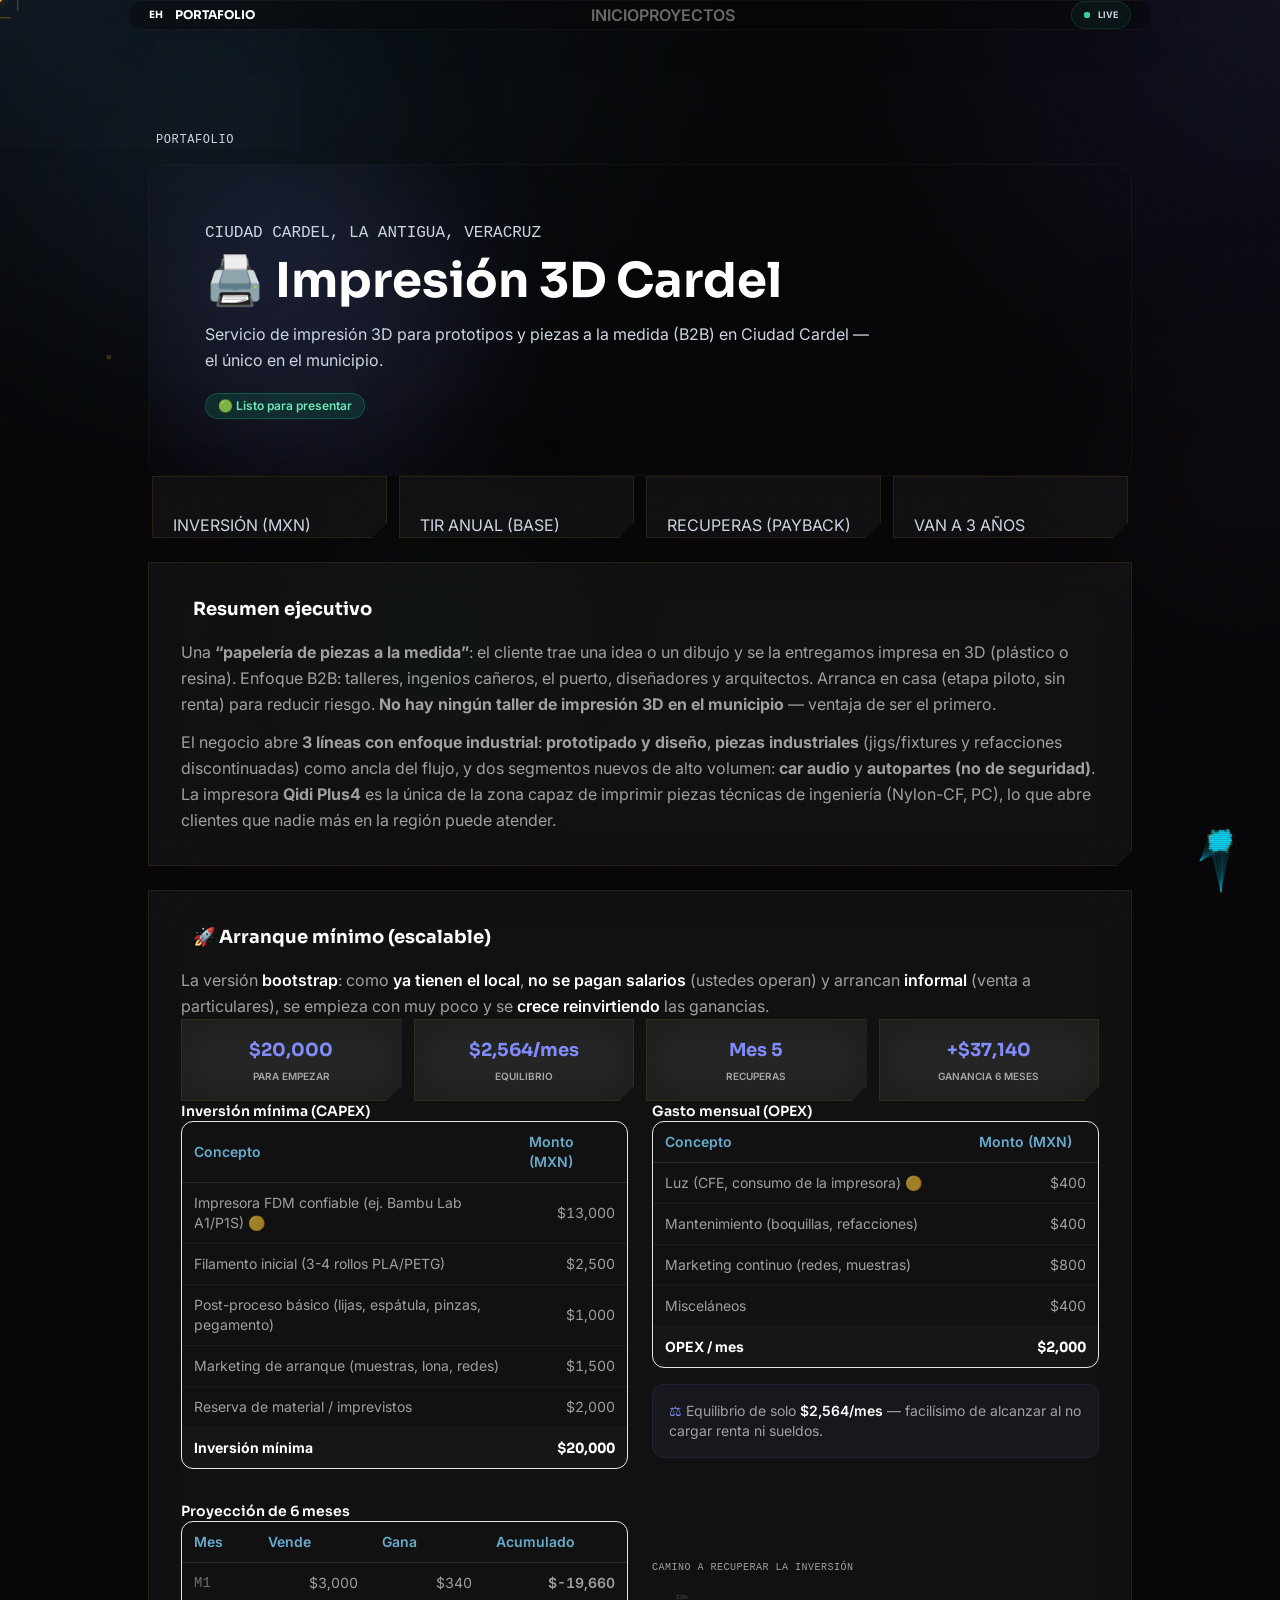
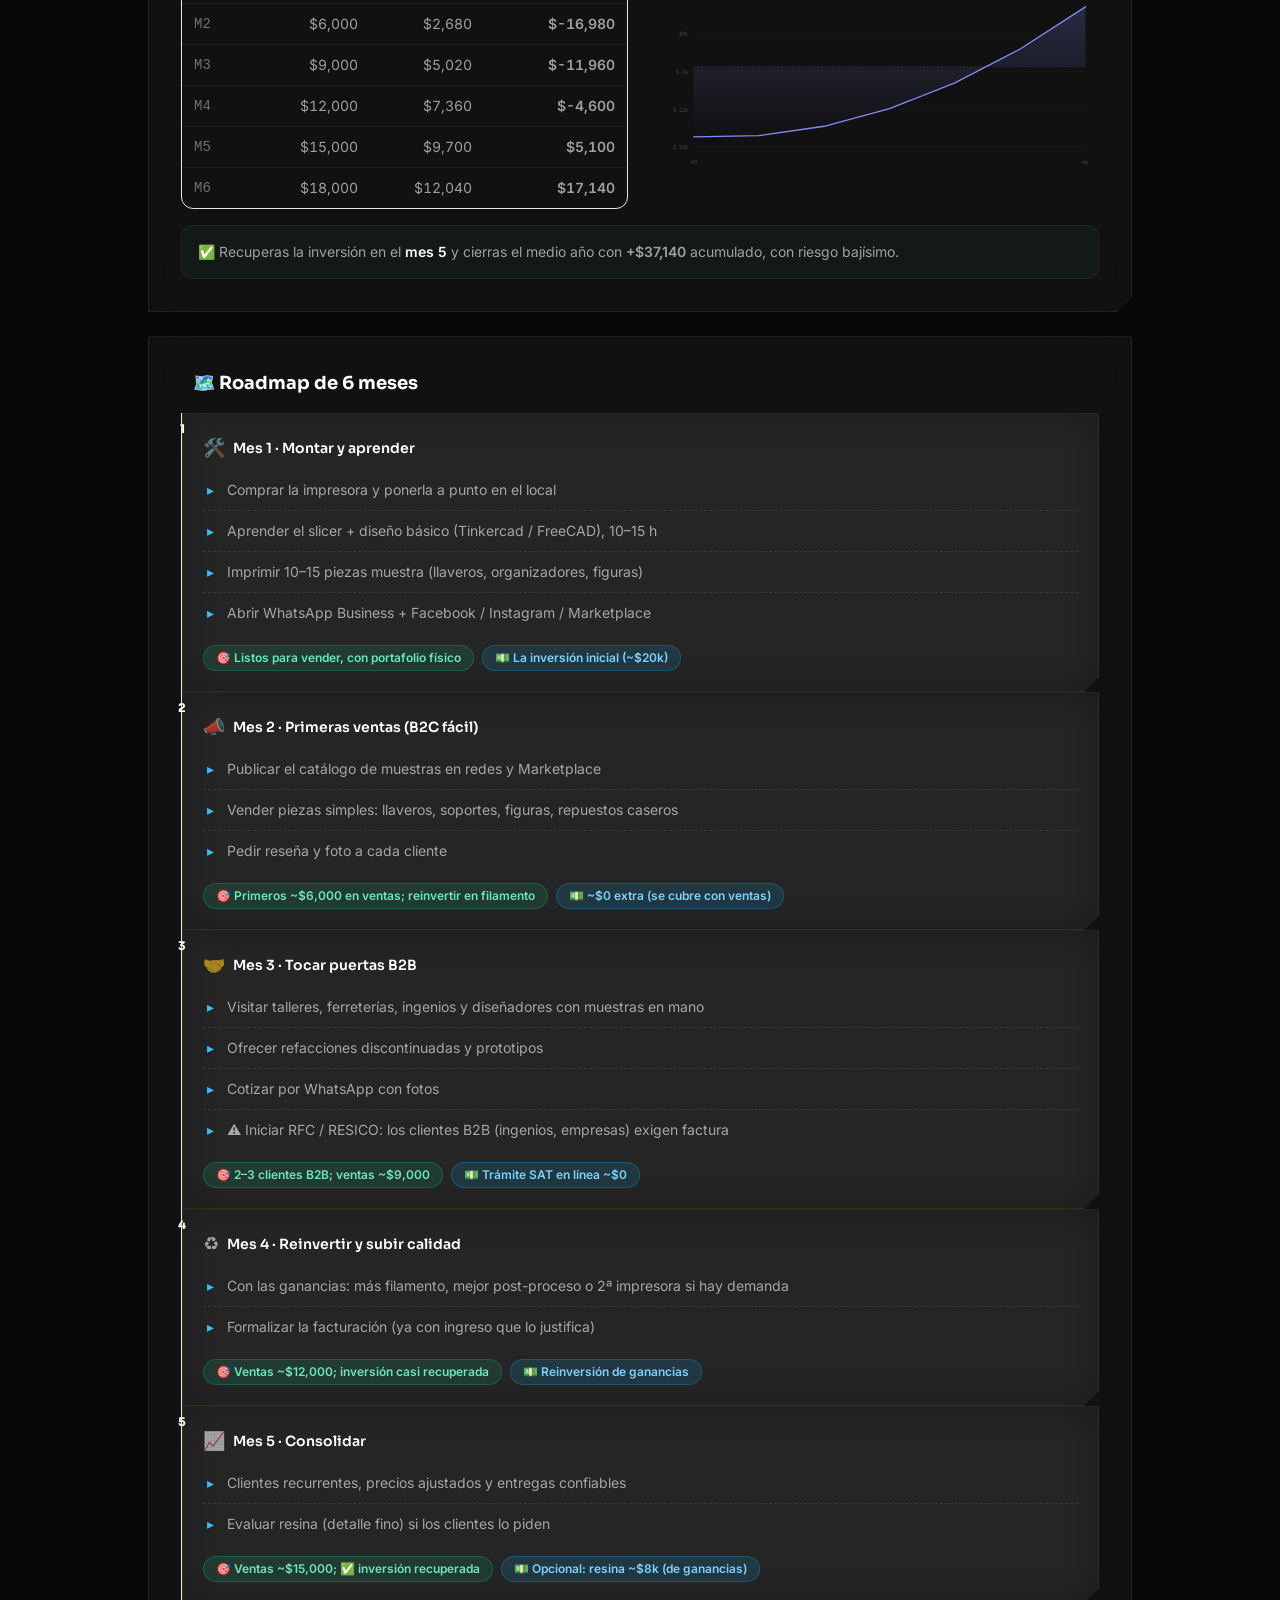
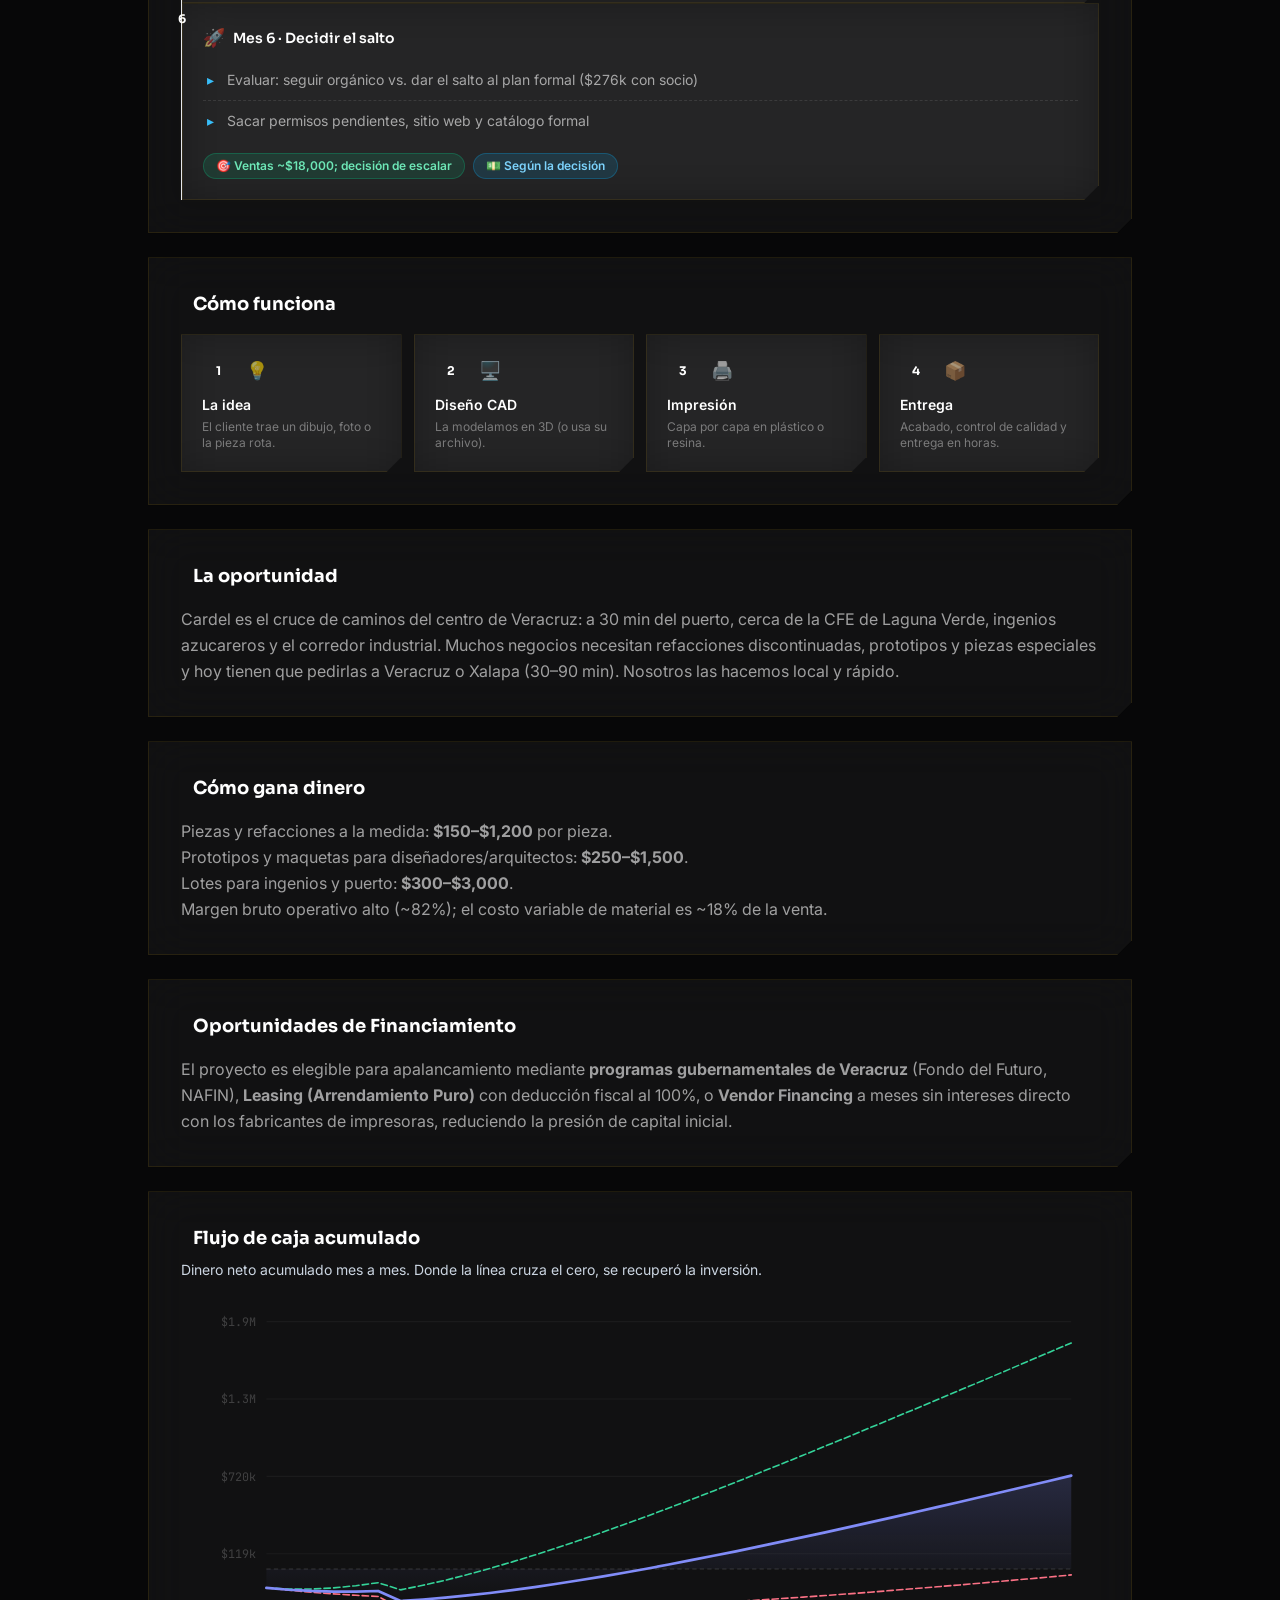
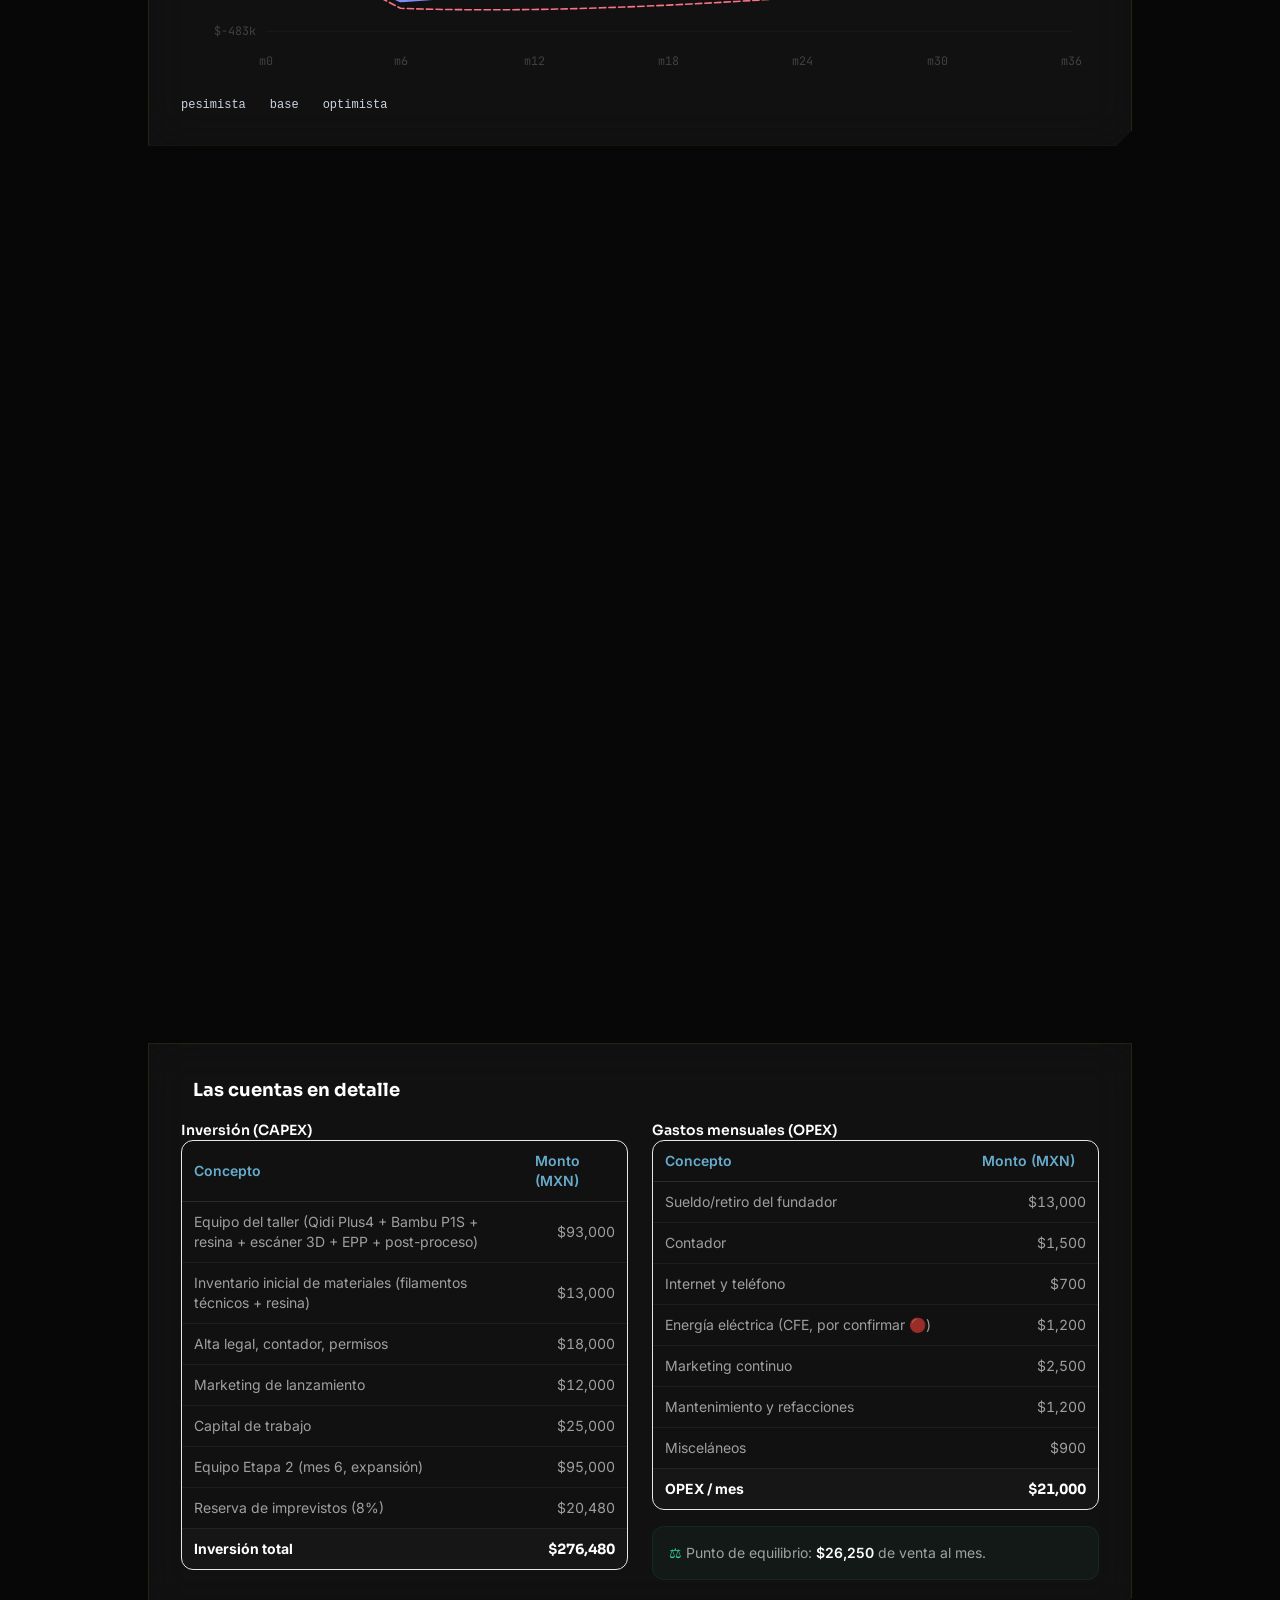
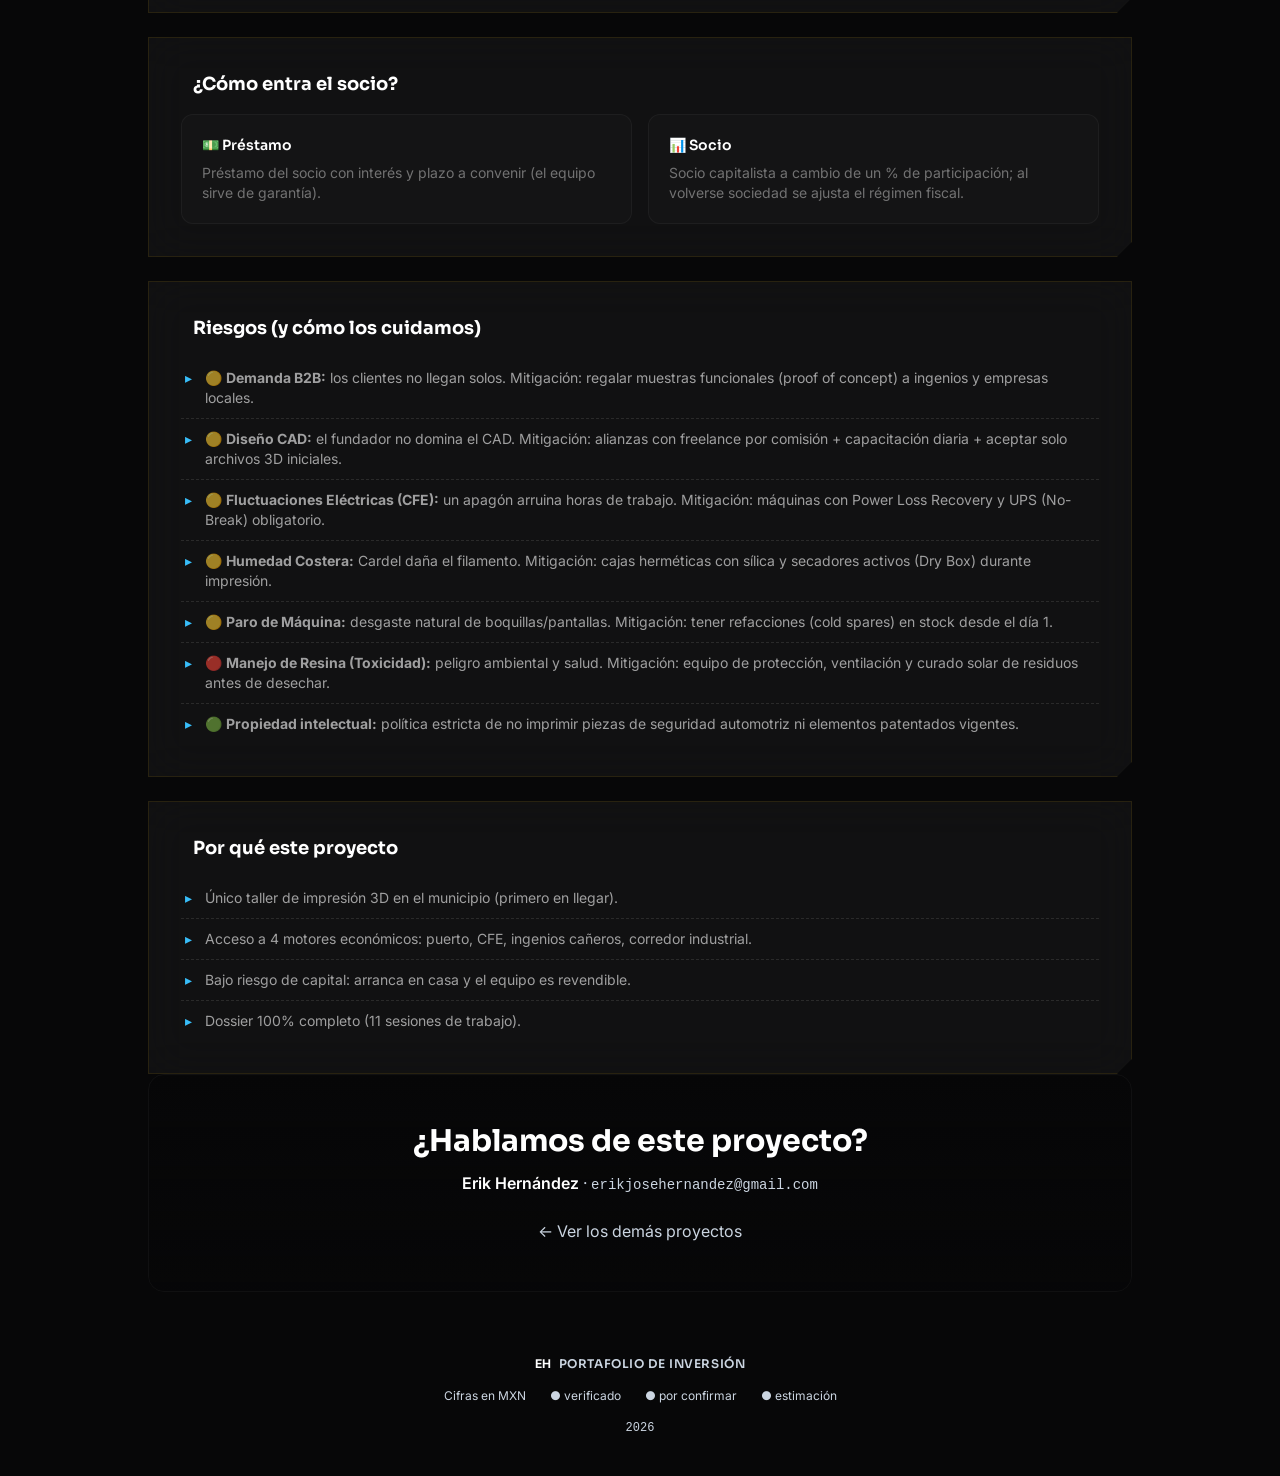
<file: html/impresion-3d.html>
<!DOCTYPE html><html lang="es"><head>
<meta charset="UTF-8"><meta name="viewport" content="width=device-width, initial-scale=1.0">
<title>Impresión 3D Cardel · Inversión</title><link rel="preconnect" href="https://fonts.googleapis.com"><link rel="preconnect" href="https://fonts.gstatic.com" crossorigin><link href="https://fonts.googleapis.com/css2?family=Inter:wght@300;400;500;600;700&family=Sora:wght@600;700;800&family=JetBrains+Mono:wght@400;500;600&display=swap" rel="stylesheet">
<link rel="stylesheet" href="../assets/tw.css">
<style>
  /* ═══ BASE ═══ */
  body {
    background-color: #070708;
    cursor: none;
    overflow-x: hidden;
  }

  /* ═══ PARTICLE CANVAS ═══ */
  #particle-canvas {
    position: fixed;
    inset: 0;
    z-index: 0;
    pointer-events: none;
  }

  /* ═══ FLOATING GRADIENT ORBS ═══ */
  .orb {
    position: fixed;
    border-radius: 50%;
    filter: blur(80px);
    pointer-events: none;
    z-index: 0;
    will-change: transform;
    transition: transform 0.3s ease-out;
  }
  .orb-1 {
    width: 500px; height: 500px;
    background: radial-gradient(circle, rgba(129,140,248,0.08), transparent 70%);
    top: -10%; left: -5%;
  }
  .orb-2 {
    width: 400px; height: 400px;
    background: radial-gradient(circle, rgba(192,132,252,0.06), transparent 70%);
    top: 30%; right: -10%;
  }
  .orb-3 {
    width: 350px; height: 350px;
    background: radial-gradient(circle, rgba(52,211,153,0.05), transparent 70%);
    bottom: 10%; left: 20%;
  }

  /* ═══ MOUSE GLOW ═══ */
  #mouse-glow {
    position: fixed;
    width: 400px; height: 400px;
    border-radius: 50%;
    background: radial-gradient(circle, rgba(129,140,248,0.04), transparent 60%);
    pointer-events: none;
    z-index: 0;
    transform: translate(-50%,-50%) translate3d(-999px,-999px,0);
    will-change: transform;
    transition: opacity 0.3s ease;
  }

  /* ═══ SCROLL PROGRESS BAR ═══ */
  #scroll-progress {
    position: fixed;
    top: 0; left: 0;
    height: 3px;
    background: linear-gradient(90deg, #eab308, #4ade80, #22d3ee);
    z-index: 9999;
    width: 0%;
    transition: width 0.05s linear;
    box-shadow: 0 0 15px rgba(234,179,8,0.8);
  }

  /* ═══ SCANLINES & HALFTONE ═══ */
  .grid-overlay {
    position: fixed;
    inset: 0;
    z-index: 0;
    pointer-events: none;
    background: 
      linear-gradient(rgba(18, 16, 16, 0) 50%, rgba(0, 0, 0, 0.25) 50%), 
      linear-gradient(90deg, rgba(255, 0, 0, 0.06), rgba(0, 255, 0, 0.02), rgba(0, 0, 255, 0.06));
    background-size: 100% 2px, 3px 100%;
    opacity: 0.8;
  }
  .halftone-overlay {
    position: fixed;
    inset: 0;
    z-index: 0;
    pointer-events: none;
    background-image: radial-gradient(circle, rgba(234,179,8,0.1) 1px, transparent 1.5px);
    background-size: 20px 20px;
    opacity: 0.3;
  }

  /* ═══ NOISE TEXTURE ═══ */
  .noise-overlay {
    position: fixed;
    inset: 0;
    z-index: 1;
    pointer-events: none;
    opacity: 0.03;
  }

  /* ═══ MECHA CROSSHAIR CURSOR ═══ */
  .custom-cursor {
    position: fixed;
    top: 0; left: 0;
    width: 40px; height: 40px;
    border: 1px solid rgba(234,179,8,0.4);
    pointer-events: none;
    z-index: 10000;
    transform: translate3d(-100px,-100px,0);
    transition: width 0.1s, height 0.1s, border-color 0.1s;
    will-change: transform;
    clip-path: polygon(0 20%, 20% 0, 80% 0, 100% 20%, 100% 80%, 80% 100%, 20% 100%, 0 80%);
  }
  .custom-cursor::before, .custom-cursor::after {
    content: '';
    position: absolute;
    background: rgba(234,179,8,0.6);
  }
  .custom-cursor::before { top: 50%; left: -10px; right: -10px; height: 1px; }
  .custom-cursor::after { left: 50%; top: -10px; bottom: -10px; width: 1px; }
  
  .cursor-dot {
    position: fixed;
    top: 0; left: 0;
    width: 4px; height: 4px;
    background: #eab308;
    pointer-events: none;
    z-index: 10001;
    transform: translate3d(-100px,-100px,0) rotate(45deg);
    will-change: transform;
    box-shadow: 0 0 10px #eab308;
  }
  @media (max-width: 768px) {
    .custom-cursor, .cursor-dot, #mouse-glow { display: none !important; }
    body { cursor: auto !important; }
    #particle-canvas { display: none; }
  }
  .custom-cursor.hover {
    width: 50px; height: 50px;
    border-color: #22d3ee;
  }
  .custom-cursor.hover::before, .custom-cursor.hover::after {
    background: #22d3ee;
  }

  /* ═══ CARD SPOTLIGHT + TILT ═══ */
  .spotlight-card {
    position: relative;
    overflow: hidden;
    transition: all 0.3s cubic-bezier(0.25, 0.46, 0.45, 0.94);
    transform-style: preserve-3d;
    perspective: 1000px;
    border-radius: 0; /* Sharp edges */
    clip-path: polygon(0 0, 100% 0, 100% calc(100% - 15px), calc(100% - 15px) 100%, 0 100%);
    border: 1px solid rgba(234,179,8,0.1);
  }
  .spotlight-card::before {
    content: '';
    position: absolute;
    inset: 0;
    background: radial-gradient(450px circle at var(--mx,-999px) var(--my,-999px),
      rgba(234,179,8,0.1), transparent 65%);
    z-index: 0;
    pointer-events: none;
    opacity: 0;
    transition: opacity 0.3s ease;
  }
  .spotlight-card:hover::before { opacity: 1; }
  .spotlight-card:hover {
    border-color: rgba(234,179,8,0.4) !important;
    box-shadow: inset 0 0 20px rgba(234,179,8,0.1);
  }

  /* ═══ SCROLL REVEAL ═══ */
  .reveal {
    opacity: 0;
    transform: translateY(35px);
    transition: opacity 0.9s cubic-bezier(0.16,1,0.3,1),
                transform 0.9s cubic-bezier(0.16,1,0.3,1);
  }
  .reveal.active {
    opacity: 1;
    transform: translateY(0);
  }

  /* ═══ PARALLAX ELEMENTS ═══ */
  [data-parallax] {
    will-change: transform;
    transition: transform 0.1s linear;
  }

  /* ═══ ANIMATED SHIMMER LINE ═══ */
  .shimmer-line {
    height: 1px;
    background: linear-gradient(90deg, transparent, rgba(129,140,248,0.3), transparent);
    background-size: 200% 100%;
    animation: shimmer 3s ease-in-out infinite;
  }

  @keyframes shimmer {
    0% { background-position: -200% 0; }
    100% { background-position: 200% 0; }
  }

  @keyframes aurora {
    0% { background-position: 0% 50%; }
    50% { background-position: 100% 50%; }
    100% { background-position: 0% 50%; }
  }

  /* ═══ STAGGER DELAYS ═══ */
  .delay-1 { transition-delay: 80ms; animation-delay: 80ms; }
  .delay-2 { transition-delay: 160ms; animation-delay: 160ms; }
  .delay-3 { transition-delay: 240ms; animation-delay: 240ms; }
  .delay-4 { transition-delay: 320ms; animation-delay: 320ms; }
  .delay-5 { transition-delay: 400ms; animation-delay: 400ms; }
  .delay-6 { transition-delay: 480ms; animation-delay: 480ms; }

  /* ═══ MAGNETIC HOVER ═══ */
  .magnetic {
    transition: transform 0.3s cubic-bezier(0.16,1,0.3,1);
  }

  /* ═══ PROJECT CARD ═══ */
  .project-card .card-gradient {
    transition: opacity 0.5s ease, transform 0.8s cubic-bezier(0.16,1,0.3,1);
  }
  .project-card:hover .card-gradient {
    opacity: 0.95;
    transform: scale(1.08);
  }

  /* ═══ GRADIENT BORDER ═══ */
  .gradient-border::after {
    content: '';
    position: absolute;
    inset: 0;
    border-radius: inherit;
    padding: 1px;
    background: linear-gradient(135deg, rgba(129,140,248,0.3), transparent 50%, rgba(192,132,252,0.2));
    -webkit-mask: linear-gradient(#fff 0 0) content-box, linear-gradient(#fff 0 0);
    -webkit-mask-composite: xor;
    mask-composite: exclude;
    pointer-events: none;
  }

  /* ═══ SCROLL INDICATOR PULSE ═══ */
  .scroll-indicator {
    animation: scrollBounce 2s ease-in-out infinite;
  }
  @keyframes scrollBounce {
    0%,100% { transform: translateY(0); opacity: 0.4; }
    50% { transform: translateY(8px); opacity: 0.8; }
  }

  .scroll-chips { scrollbar-width: none; }
  .scroll-chips::-webkit-scrollbar { display: none; }
</style>
</head><body class="min-h-screen antialiased pb-10">
  <!-- Scroll Progress -->
  <div id="scroll-progress"></div>
  <!-- Particle Canvas -->
  <canvas id="particle-canvas"></canvas>
  <!-- Floating Gradient Orbs -->
  <div class="orb orb-1" id="orb1"></div>
  <div class="orb orb-2" id="orb2"></div>
  <div class="orb orb-3" id="orb3"></div>
  <!-- Mouse Glow -->
  <div id="mouse-glow"></div>
  <!-- Grid overlay -->
  <div class="grid-overlay" id="grid-ov"></div>
  <!-- Noise texture -->
  <svg class="noise-overlay" xmlns="http://www.w3.org/2000/svg">
    <filter id="noise"><feTurbulence type="fractalNoise" baseFrequency="0.75" numOctaves="4" stitchTiles="stitch"/></filter>
    <rect width="100%" height="100%" filter="url(#noise)"/>
  </svg>
  <!-- Cursors -->
  <div id="cursor-ring" class="custom-cursor"></div>
  <div id="cursor-dot" class="cursor-dot"></div>

  <div class="relative z-10">
  <header class="fixed top-0 left-0 right-0 z-50 px-4 pt-5">
  <nav class="nav-bar max-w-5xl mx-auto backdrop-blur-xl bg-surface-0/50 border border-white/[0.04] rounded-2xl py-2.5 px-5 flex items-center justify-between transition-all duration-500" style="box-shadow:0 8px 40px -12px rgba(0,0,0,.5)">
    <div class="flex items-center gap-3">
      <div class="relative w-7 h-7 rounded-lg bg-gradient-to-br from-indigo-400 to-violet-500 flex items-center justify-center shadow-glow-sm magnetic">
        <span class="font-display font-bold text-white text-[10px]">EH</span>
      </div>
      <a href="../index.html" class="font-display font-bold text-white text-xs tracking-[.15em] uppercase hover:text-accent-bright transition-colors duration-300 magnetic interactive">Portafolio</a>
    </div>
    <div class="hidden md:flex items-center gap-8 text-[11px] font-semibold tracking-[.12em] uppercase text-white/40">
      <a href="../index.html" class="hover:text-white transition-colors duration-300 relative group magnetic interactive">
        Inicio
        <span class="absolute -bottom-1 left-0 w-0 h-px bg-accent group-hover:w-full transition-all duration-300"></span>
      </a>
      <a href="../index.html#oportunidades" class="hover:text-white transition-colors duration-300 relative group magnetic interactive">
        Proyectos
        <span class="absolute -bottom-1 left-0 w-0 h-px bg-accent group-hover:w-full transition-all duration-300"></span>
      </a>
    </div>
    <div class="flex items-center gap-2 rounded-full py-1.5 px-3 magnetic interactive" style="background:rgba(52,211,153,0.06);border:1px solid rgba(52,211,153,0.12)">
      <span class="relative flex h-1.5 w-1.5">
        <span class="animate-ping absolute inline-flex h-full w-full rounded-full bg-emerald-400 opacity-60"></span>
        <span class="relative inline-flex rounded-full h-1.5 w-1.5 bg-emerald-400"></span>
      </span>
      <span class="text-[9px] uppercase tracking-[.15em] font-bold text-emerald-300/80">Live</span>
    </div>
  </nav>
</header>
<main class="max-w-5xl mx-auto px-5 pb-16 pt-28">
<a href="../index.html" class="inline-flex items-center gap-2 mt-5 text-sm text-white/25 hover:text-white/60 transition-colors duration-300 group"><svg class="w-4 h-4 group-hover:-translate-x-0.5 transition-transform" xmlns="http://www.w3.org/2000/svg" fill="none" viewBox="0 0 24 24" stroke-width="2" stroke="currentColor"><path stroke-linecap="round" stroke-linejoin="round" d="M10.5 19.5L3 12m0 0l7.5-7.5M3 12h18"/></svg><span class="font-mono text-xs tracking-wider uppercase">Portafolio</span></a>
<section class="relative overflow-hidden rounded-2xl mt-4 reveal" style="border:1px solid rgba(255,255,255,0.04)">
  <!-- Gradient background -->
  <div class="absolute inset-0 bg-gradient-to-br from-indigo-400 via-violet-500 to-purple-600 opacity-80"></div>
  <div class="absolute inset-0 bg-gradient-to-t from-surface-0/80 via-transparent to-transparent"></div>
  <!-- Ambient glow -->
  <div class="absolute -right-20 -top-20 w-80 h-80 rounded-full blur-3xl animate-floaty" style="background:rgba(129,140,248,.12)"></div>
  <div class="absolute -left-20 bottom-0 w-60 h-60 rounded-full blur-3xl opacity-50" style="background:rgba(129,140,248,.12)"></div>
  <!-- Content -->
  <div class="relative p-8 md:p-14">
    <p class="font-mono text-[11px] tracking-[.2em] uppercase text-white/50">Ciudad Cardel, La Antigua, Veracruz</p>
    <h1 class="text-3xl md:text-5xl font-display font-bold text-white mt-3 leading-[1.1] tracking-tight">🖨️ Impresión 3D Cardel</h1>
    <p class="text-white/70 text-base mt-4 max-w-2xl leading-relaxed">Servicio de impresión 3D para prototipos y piezas a la medida (B2B) en Ciudad Cardel — el único en el municipio.</p>
    <div class="mt-5 flex flex-wrap gap-2"><span class="badge b-green">🟢 Listo para presentar</span></div>
  </div>
</section>
<div class="-mt-5 relative z-10 px-1"><div class="grid grid-cols-2 md:grid-cols-4 gap-3"><div class="spotlight-card card px-5 py-5 reveal delay-1">
  <div class="relative z-10">
    <div class="text-2xl md:text-3xl font-display font-bold grad-text">$276,480</div>
    <div class="text-[11px] text-white/30 mt-1.5 font-medium tracking-wide uppercase">Inversión (MXN)</div>
  </div>
</div><div class="spotlight-card card px-5 py-5 reveal delay-2">
  <div class="relative z-10">
    <div class="text-2xl md:text-3xl font-display font-bold grad-text">143%</div>
    <div class="text-[11px] text-white/30 mt-1.5 font-medium tracking-wide uppercase">TIR anual (base)</div>
  </div>
</div><div class="spotlight-card card px-5 py-5 reveal delay-3">
  <div class="relative z-10">
    <div class="text-2xl md:text-3xl font-display font-bold grad-text">17 meses</div>
    <div class="text-[11px] text-white/30 mt-1.5 font-medium tracking-wide uppercase">Recuperas (payback)</div>
  </div>
</div><div class="spotlight-card card px-5 py-5 reveal delay-4">
  <div class="relative z-10">
    <div class="text-2xl md:text-3xl font-display font-bold grad-text">+$567k</div>
    <div class="text-[11px] text-white/30 mt-1.5 font-medium tracking-wide uppercase">VAN a 3 años</div>
  </div>
</div></div></div>
<section class="spotlight-card card p-6 md:p-8 mt-6 reveal">
  <div class="relative z-10">
    <h2 class="text-lg md:text-xl font-display font-bold flex items-center gap-3">
      <span class="inline-block w-1 h-5 rounded-full" style="background:#818cf8"></span>Resumen ejecutivo
    </h2>
    <div class="mt-4 text-white/60 leading-relaxed text-[15px]"><p>Una <b>“papelería de piezas a la medida”</b>: el cliente trae una idea o un dibujo y se la entregamos impresa en 3D (plástico o resina). Enfoque B2B: talleres, ingenios cañeros, el puerto, diseñadores y arquitectos. Arranca en casa (etapa piloto, sin renta) para reducir riesgo. <b>No hay ningún taller de impresión 3D en el municipio</b> — ventaja de ser el primero.</p><p class="mt-3">El negocio abre <b>3 líneas con enfoque industrial</b>: <b>prototipado y diseño</b>, <b>piezas industriales</b> (jigs/fixtures y refacciones discontinuadas) como ancla del flujo, y dos segmentos nuevos de alto volumen: <b>car audio</b> y <b>autopartes (no de seguridad)</b>. La impresora <b>Qidi Plus4</b> es la única de la zona capaz de imprimir piezas técnicas de ingeniería (Nylon-CF, PC), lo que abre clientes que nadie más en la región puede atender.</p></div>
  </div>
</section>
<section class="spotlight-card card p-6 md:p-8 mt-6 reveal">
  <div class="relative z-10">
    <h2 class="text-lg md:text-xl font-display font-bold flex items-center gap-3">
      <span class="inline-block w-1 h-5 rounded-full" style="background:#818cf8"></span>🚀 Arranque mínimo (escalable)
    </h2>
    <div class="mt-4 text-white/60 leading-relaxed text-[15px]"><p>La versión <span class="text-white font-semibold">bootstrap</span>: como <span class="text-white font-semibold">ya tienen el local</span>, <span class="text-white font-semibold">no se pagan salarios</span> (ustedes operan) y arrancan <span class="text-white font-semibold">informal</span> (venta a particulares), se empieza con muy poco y se <span class="text-white font-semibold">crece reinvirtiendo</span> las ganancias.</p><div class="grid grid-cols-2 md:grid-cols-4 gap-3 my-6"><div class="spotlight-card card p-4 text-center reveal delay-1"><div class="relative z-10"><div class="text-lg font-display font-bold" style="color:#818cf8">$20,000</div><div class="text-[10px] text-white/25 mt-1 uppercase tracking-wide font-semibold">Para empezar</div></div></div><div class="spotlight-card card p-4 text-center reveal delay-2"><div class="relative z-10"><div class="text-lg font-display font-bold" style="color:#818cf8">$2,564/mes</div><div class="text-[10px] text-white/25 mt-1 uppercase tracking-wide font-semibold">Equilibrio</div></div></div><div class="spotlight-card card p-4 text-center reveal delay-3"><div class="relative z-10"><div class="text-lg font-display font-bold" style="color:#818cf8">Mes 5</div><div class="text-[10px] text-white/25 mt-1 uppercase tracking-wide font-semibold">Recuperas</div></div></div><div class="spotlight-card card p-4 text-center reveal delay-4"><div class="relative z-10"><div class="text-lg font-display font-bold" style="color:#818cf8">+$37,140</div><div class="text-[10px] text-white/25 mt-1 uppercase tracking-wide font-semibold">Ganancia 6 meses</div></div></div></div><div class="grid md:grid-cols-2 gap-6"><div><h3 class="font-display font-semibold text-white text-sm mb-3">Inversión mínima (CAPEX)</h3><div class="rounded-xl overflow-hidden border border-white/[0.04]"><table class="ptable"><tr><th>Concepto</th><th class="num">Monto (MXN)</th></tr><tr><td>Impresora FDM confiable (ej. Bambu Lab A1/P1S) 🟡</td><td class="num text-white/60">$13,000</td></tr><tr><td>Filamento inicial (3-4 rollos PLA/PETG)</td><td class="num text-white/60">$2,500</td></tr><tr><td>Post-proceso básico (lijas, espátula, pinzas, pegamento)</td><td class="num text-white/60">$1,000</td></tr><tr><td>Marketing de arranque (muestras, lona, redes)</td><td class="num text-white/60">$1,500</td></tr><tr><td>Reserva de material / imprevistos</td><td class="num text-white/60">$2,000</td></tr><tr style="background:rgba(255,255,255,0.02)"><td class="font-bold text-white">Inversión mínima</td><td class="num font-bold text-white font-display">$20,000</td></tr></table></div></div><div><h3 class="font-display font-semibold text-white text-sm mb-3">Gasto mensual (OPEX)</h3><div class="rounded-xl overflow-hidden border border-white/[0.04]"><table class="ptable"><tr><th>Concepto</th><th class="num">Monto (MXN)</th></tr><tr><td>Luz (CFE, consumo de la impresora) 🟡</td><td class="num text-white/60">$400</td></tr><tr><td>Mantenimiento (boquillas, refacciones)</td><td class="num text-white/60">$400</td></tr><tr><td>Marketing continuo (redes, muestras)</td><td class="num text-white/60">$800</td></tr><tr><td>Misceláneos</td><td class="num text-white/60">$400</td></tr><tr style="background:rgba(255,255,255,0.02)"><td class="font-bold text-white">OPEX / mes</td><td class="num font-bold text-white font-display">$2,000</td></tr></table></div><div class="mt-4 rounded-xl p-4 text-sm" style="background:rgba(129,140,248,0.05);border:1px solid rgba(129,140,248,0.1)"><span style="color:#818cf8">⚖️</span> Equilibrio de solo <span class="text-white font-semibold">$2,564/mes</span> — facilísimo de alcanzar al no cargar renta ni sueldos.</div></div></div><h3 class="font-display font-semibold text-white text-sm mt-8 mb-3">Proyección de 6 meses</h3><div class="grid md:grid-cols-2 gap-6 items-center"><div><div class="rounded-xl overflow-hidden border border-white/[0.04]"><table class="ptable"><tr><th>Mes</th><th class="num">Vende</th><th class="num">Gana</th><th class="num">Acumulado</th></tr><tr><td class="font-mono text-white/40">M1</td><td class="num text-white/50">$3,000</td><td class="num text-white/50">$340</td><td class="num text-rose-400/80 font-semibold">$-19,660</td></tr><tr><td class="font-mono text-white/40">M2</td><td class="num text-white/50">$6,000</td><td class="num text-white/50">$2,680</td><td class="num text-rose-400/80 font-semibold">$-16,980</td></tr><tr><td class="font-mono text-white/40">M3</td><td class="num text-white/50">$9,000</td><td class="num text-white/50">$5,020</td><td class="num text-rose-400/80 font-semibold">$-11,960</td></tr><tr><td class="font-mono text-white/40">M4</td><td class="num text-white/50">$12,000</td><td class="num text-white/50">$7,360</td><td class="num text-rose-400/80 font-semibold">$-4,600</td></tr><tr><td class="font-mono text-white/40">M5</td><td class="num text-white/50">$15,000</td><td class="num text-white/50">$9,700</td><td class="num text-emerald-400/80 font-semibold">$5,100</td></tr><tr><td class="font-mono text-white/40">M6</td><td class="num text-white/50">$18,000</td><td class="num text-white/50">$12,040</td><td class="num text-emerald-400/80 font-semibold">$17,140</td></tr></table></div></div><div class="overflow-x-auto"><div class="text-[10px] text-white/20 mb-2 font-mono uppercase tracking-wider">Camino a recuperar la inversión</div><svg viewBox="0 0 860 360" class="w-full h-auto" role="img" aria-label="Flujo de caja acumulado"><defs><linearGradient id="ga" x1="0" y1="0" x2="0" y2="1"><stop offset="0%" stop-color="#818cf8" stop-opacity=".2"/><stop offset="100%" stop-color="#818cf8" stop-opacity="0"/></linearGradient></defs><line x1="80" y1="314.0" x2="834" y2="314.0" stroke="rgba(255,255,255,.04)"/><text x="70" y="318.0" font-size="11" font-family="JetBrains Mono,monospace" fill="rgba(255,255,255,.2)" text-anchor="end">$-23k</text><line x1="80" y1="241.5" x2="834" y2="241.5" stroke="rgba(255,255,255,.04)"/><text x="70" y="245.5" font-size="11" font-family="JetBrains Mono,monospace" fill="rgba(255,255,255,.2)" text-anchor="end">$-12k</text><line x1="80" y1="169.0" x2="834" y2="169.0" stroke="rgba(255,255,255,.04)"/><text x="70" y="173.0" font-size="11" font-family="JetBrains Mono,monospace" fill="rgba(255,255,255,.2)" text-anchor="end">$-1k</text><line x1="80" y1="96.5" x2="834" y2="96.5" stroke="rgba(255,255,255,.04)"/><text x="70" y="100.5" font-size="11" font-family="JetBrains Mono,monospace" fill="rgba(255,255,255,.2)" text-anchor="end">$9k</text><line x1="80" y1="24.0" x2="834" y2="24.0" stroke="rgba(255,255,255,.04)"/><text x="70" y="28.0" font-size="11" font-family="JetBrains Mono,monospace" fill="rgba(255,255,255,.2)" text-anchor="end">$20k</text><line x1="80" y1="159.4" x2="834" y2="159.4" stroke="rgba(255,255,255,.15)" stroke-dasharray="4 3"/><text x="80.0" y="346" font-size="11" font-family="JetBrains Mono,monospace" fill="rgba(255,255,255,.2)" text-anchor="middle">m0</text><text x="834.0" y="346" font-size="11" font-family="JetBrains Mono,monospace" fill="rgba(255,255,255,.2)" text-anchor="middle">m6</text><path d="M80.0,159.4 L80.0,294.0 L205.7,291.7 L331.3,273.7 L457.0,239.9 L582.7,190.3 L708.3,125.0 L834.0,44.0 L834.0,159.4 Z" fill="url(#ga)"/><polyline points="80.0,294.0 205.7,291.7 331.3,273.7 457.0,239.9 582.7,190.3 708.3,125.0 834.0,44.0" fill="none" stroke="#818cf8" stroke-width="2.5" stroke-linejoin="round" stroke-linecap="round"/></svg></div></div><div class="mt-4 rounded-xl p-4 text-sm" style="background:rgba(52,211,153,0.04);border:1px solid rgba(52,211,153,0.08)"><span class="text-emerald-400">✅</span> <span class="text-white/70">Recuperas la inversión en el <span class="text-white font-semibold">mes 5</span> y cierras el medio año con <span class="text-emerald-300 font-semibold">+$37,140</span> acumulado, con riesgo bajísimo.</span></div></div>
  </div>
</section><section class="spotlight-card card p-6 md:p-8 mt-6 reveal">
  <div class="relative z-10">
    <h2 class="text-lg md:text-xl font-display font-bold flex items-center gap-3">
      <span class="inline-block w-1 h-5 rounded-full" style="background:#818cf8"></span>🗺️ Roadmap de 6 meses
    </h2>
    <div class="mt-4 text-white/60 leading-relaxed text-[15px]"><div class="mt-3"><div class="relative pl-12 pb-8 border-l border-white/[0.04] last:pb-0 reveal delay-1"><div class="absolute -left-4 top-0 w-8 h-8 rounded-lg bg-gradient-to-br from-indigo-500 to-violet-600 text-white grid place-items-center font-display font-bold text-xs shadow-glow-sm">1</div><div class="spotlight-card card p-5"><div class="relative z-10"><div class="flex items-center gap-2"><span class="text-lg">🛠️</span><h3 class="font-display font-semibold text-white text-sm">Mes 1 · Montar y aprender</h3></div><ul class="rlist mt-2 text-sm text-white/50"><li>Comprar la impresora y ponerla a punto en el local</li><li>Aprender el slicer + diseño básico (Tinkercad / FreeCAD), 10–15 h</li><li>Imprimir 10–15 piezas muestra (llaveros, organizadores, figuras)</li><li>Abrir WhatsApp Business + Facebook / Instagram / Marketplace</li></ul><div class="flex flex-wrap gap-2 mt-3"><span class="badge b-green">🎯 Listos para vender, con portafolio físico</span><span class="badge b-blue">💵 La inversión inicial (~$20k)</span></div></div></div></div><div class="relative pl-12 pb-8 border-l border-white/[0.04] last:pb-0 reveal delay-2"><div class="absolute -left-4 top-0 w-8 h-8 rounded-lg bg-gradient-to-br from-indigo-500 to-violet-600 text-white grid place-items-center font-display font-bold text-xs shadow-glow-sm">2</div><div class="spotlight-card card p-5"><div class="relative z-10"><div class="flex items-center gap-2"><span class="text-lg">📣</span><h3 class="font-display font-semibold text-white text-sm">Mes 2 · Primeras ventas (B2C fácil)</h3></div><ul class="rlist mt-2 text-sm text-white/50"><li>Publicar el catálogo de muestras en redes y Marketplace</li><li>Vender piezas simples: llaveros, soportes, figuras, repuestos caseros</li><li>Pedir reseña y foto a cada cliente</li></ul><div class="flex flex-wrap gap-2 mt-3"><span class="badge b-green">🎯 Primeros ~$6,000 en ventas; reinvertir en filamento</span><span class="badge b-blue">💵 ~$0 extra (se cubre con ventas)</span></div></div></div></div><div class="relative pl-12 pb-8 border-l border-white/[0.04] last:pb-0 reveal delay-3"><div class="absolute -left-4 top-0 w-8 h-8 rounded-lg bg-gradient-to-br from-indigo-500 to-violet-600 text-white grid place-items-center font-display font-bold text-xs shadow-glow-sm">3</div><div class="spotlight-card card p-5"><div class="relative z-10"><div class="flex items-center gap-2"><span class="text-lg">🤝</span><h3 class="font-display font-semibold text-white text-sm">Mes 3 · Tocar puertas B2B</h3></div><ul class="rlist mt-2 text-sm text-white/50"><li>Visitar talleres, ferreterías, ingenios y diseñadores con muestras en mano</li><li>Ofrecer refacciones discontinuadas y prototipos</li><li>Cotizar por WhatsApp con fotos</li><li>⚠️ Iniciar RFC / RESICO: los clientes B2B (ingenios, empresas) exigen factura</li></ul><div class="flex flex-wrap gap-2 mt-3"><span class="badge b-green">🎯 2–3 clientes B2B; ventas ~$9,000</span><span class="badge b-blue">💵 Trámite SAT en línea ~$0</span></div></div></div></div><div class="relative pl-12 pb-8 border-l border-white/[0.04] last:pb-0 reveal delay-4"><div class="absolute -left-4 top-0 w-8 h-8 rounded-lg bg-gradient-to-br from-indigo-500 to-violet-600 text-white grid place-items-center font-display font-bold text-xs shadow-glow-sm">4</div><div class="spotlight-card card p-5"><div class="relative z-10"><div class="flex items-center gap-2"><span class="text-lg">♻️</span><h3 class="font-display font-semibold text-white text-sm">Mes 4 · Reinvertir y subir calidad</h3></div><ul class="rlist mt-2 text-sm text-white/50"><li>Con las ganancias: más filamento, mejor post-proceso o 2ª impresora si hay demanda</li><li>Formalizar la facturación (ya con ingreso que lo justifica)</li></ul><div class="flex flex-wrap gap-2 mt-3"><span class="badge b-green">🎯 Ventas ~$12,000; inversión casi recuperada</span><span class="badge b-blue">💵 Reinversión de ganancias</span></div></div></div></div><div class="relative pl-12 pb-8 border-l border-white/[0.04] last:pb-0 reveal delay-5"><div class="absolute -left-4 top-0 w-8 h-8 rounded-lg bg-gradient-to-br from-indigo-500 to-violet-600 text-white grid place-items-center font-display font-bold text-xs shadow-glow-sm">5</div><div class="spotlight-card card p-5"><div class="relative z-10"><div class="flex items-center gap-2"><span class="text-lg">📈</span><h3 class="font-display font-semibold text-white text-sm">Mes 5 · Consolidar</h3></div><ul class="rlist mt-2 text-sm text-white/50"><li>Clientes recurrentes, precios ajustados y entregas confiables</li><li>Evaluar resina (detalle fino) si los clientes lo piden</li></ul><div class="flex flex-wrap gap-2 mt-3"><span class="badge b-green">🎯 Ventas ~$15,000; ✅ inversión recuperada</span><span class="badge b-blue">💵 Opcional: resina ~$8k (de ganancias)</span></div></div></div></div><div class="relative pl-12 pb-8 border-l border-white/[0.04] last:pb-0 reveal delay-5"><div class="absolute -left-4 top-0 w-8 h-8 rounded-lg bg-gradient-to-br from-indigo-500 to-violet-600 text-white grid place-items-center font-display font-bold text-xs shadow-glow-sm">6</div><div class="spotlight-card card p-5"><div class="relative z-10"><div class="flex items-center gap-2"><span class="text-lg">🚀</span><h3 class="font-display font-semibold text-white text-sm">Mes 6 · Decidir el salto</h3></div><ul class="rlist mt-2 text-sm text-white/50"><li>Evaluar: seguir orgánico vs. dar el salto al plan formal ($276k con socio)</li><li>Sacar permisos pendientes, sitio web y catálogo formal</li></ul><div class="flex flex-wrap gap-2 mt-3"><span class="badge b-green">🎯 Ventas ~$18,000; decisión de escalar</span><span class="badge b-blue">💵 Según la decisión</span></div></div></div></div></div></div>
  </div>
</section>
<section class="spotlight-card card p-6 md:p-8 mt-6 reveal">
  <div class="relative z-10">
    <h2 class="text-lg md:text-xl font-display font-bold flex items-center gap-3">
      <span class="inline-block w-1 h-5 rounded-full" style="background:#818cf8"></span>Cómo funciona
    </h2>
    <div class="mt-4 text-white/60 leading-relaxed text-[15px]"><div class="grid grid-cols-2 lg:grid-cols-4 gap-3 mt-2"><div class="spotlight-card card p-5 relative reveal delay-1">
  <div class="relative z-10">
    <div class="flex items-center gap-3 mb-2">
      <div class="w-8 h-8 rounded-lg bg-gradient-to-br from-indigo-500 to-violet-600 grid place-items-center text-white font-display font-bold text-xs shadow-glow-sm">1</div>
      <span class="text-lg">💡</span>
    </div>
    <div class="font-semibold text-white text-sm">La idea</div>
    <div class="text-xs text-white/40 mt-1">El cliente trae un dibujo, foto o la pieza rota.</div>
  </div>
</div><div class="spotlight-card card p-5 relative reveal delay-2">
  <div class="relative z-10">
    <div class="flex items-center gap-3 mb-2">
      <div class="w-8 h-8 rounded-lg bg-gradient-to-br from-indigo-500 to-violet-600 grid place-items-center text-white font-display font-bold text-xs shadow-glow-sm">2</div>
      <span class="text-lg">🖥️</span>
    </div>
    <div class="font-semibold text-white text-sm">Diseño CAD</div>
    <div class="text-xs text-white/40 mt-1">La modelamos en 3D (o usa su archivo).</div>
  </div>
</div><div class="spotlight-card card p-5 relative reveal delay-3">
  <div class="relative z-10">
    <div class="flex items-center gap-3 mb-2">
      <div class="w-8 h-8 rounded-lg bg-gradient-to-br from-indigo-500 to-violet-600 grid place-items-center text-white font-display font-bold text-xs shadow-glow-sm">3</div>
      <span class="text-lg">🖨️</span>
    </div>
    <div class="font-semibold text-white text-sm">Impresión</div>
    <div class="text-xs text-white/40 mt-1">Capa por capa en plástico o resina.</div>
  </div>
</div><div class="spotlight-card card p-5 relative reveal delay-4">
  <div class="relative z-10">
    <div class="flex items-center gap-3 mb-2">
      <div class="w-8 h-8 rounded-lg bg-gradient-to-br from-indigo-500 to-violet-600 grid place-items-center text-white font-display font-bold text-xs shadow-glow-sm">4</div>
      <span class="text-lg">📦</span>
    </div>
    <div class="font-semibold text-white text-sm">Entrega</div>
    <div class="text-xs text-white/40 mt-1">Acabado, control de calidad y entrega en horas.</div>
  </div>
</div></div></div>
  </div>
</section>
<section class="spotlight-card card p-6 md:p-8 mt-6 reveal">
  <div class="relative z-10">
    <h2 class="text-lg md:text-xl font-display font-bold flex items-center gap-3">
      <span class="inline-block w-1 h-5 rounded-full" style="background:#818cf8"></span>La oportunidad
    </h2>
    <div class="mt-4 text-white/60 leading-relaxed text-[15px]"><p>Cardel es el cruce de caminos del centro de Veracruz: a 30 min del puerto, cerca de la CFE de Laguna Verde, ingenios azucareros y el corredor industrial. Muchos negocios necesitan refacciones discontinuadas, prototipos y piezas especiales y hoy tienen que pedirlas a Veracruz o Xalapa (30–90 min). Nosotros las hacemos local y rápido.</p></div>
  </div>
</section>
<section class="spotlight-card card p-6 md:p-8 mt-6 reveal">
  <div class="relative z-10">
    <h2 class="text-lg md:text-xl font-display font-bold flex items-center gap-3">
      <span class="inline-block w-1 h-5 rounded-full" style="background:#818cf8"></span>Cómo gana dinero
    </h2>
    <div class="mt-4 text-white/60 leading-relaxed text-[15px]"><ul><li>Piezas y refacciones a la medida: <b>$150–$1,200</b> por pieza.</li><li>Prototipos y maquetas para diseñadores/arquitectos: <b>$250–$1,500</b>.</li><li>Lotes para ingenios y puerto: <b>$300–$3,000</b>.</li></ul><p>Margen bruto operativo alto (~82%); el costo variable de material es ~18% de la venta.</p></div>
  </div>
</section>
<section class="spotlight-card card p-6 md:p-8 mt-6 reveal">
  <div class="relative z-10">
    <h2 class="text-lg md:text-xl font-display font-bold flex items-center gap-3">
      <span class="inline-block w-1 h-5 rounded-full" style="background:#818cf8"></span>Oportunidades de Financiamiento
    </h2>
    <div class="mt-4 text-white/60 leading-relaxed text-[15px]"><p>El proyecto es elegible para apalancamiento mediante <b>programas gubernamentales de Veracruz</b> (Fondo del Futuro, NAFIN), <b>Leasing (Arrendamiento Puro)</b> con deducción fiscal al 100%, o <b>Vendor Financing</b> a meses sin intereses directo con los fabricantes de impresoras, reduciendo la presión de capital inicial.</p></div>
  </div>
</section>
<section class="spotlight-card card p-6 md:p-8 mt-6 reveal">
  <div class="relative z-10">
    <h2 class="text-lg md:text-xl font-display font-bold flex items-center gap-3">
      <span class="inline-block w-1 h-5 rounded-full" style="background:#818cf8"></span>Flujo de caja acumulado
    </h2>
    <p class="text-white/30 text-sm mt-2">Dinero neto acumulado mes a mes. Donde la línea cruza el cero, se recuperó la inversión.</p>
    <div class="mt-4 overflow-x-auto"><svg viewBox="0 0 860 360" class="w-full h-auto" role="img" aria-label="Flujo de caja acumulado"><defs><linearGradient id="ga" x1="0" y1="0" x2="0" y2="1"><stop offset="0%" stop-color="#818cf8" stop-opacity=".2"/><stop offset="100%" stop-color="#818cf8" stop-opacity="0"/></linearGradient></defs><line x1="80" y1="314.0" x2="834" y2="314.0" stroke="rgba(255,255,255,.04)"/><text x="70" y="318.0" font-size="11" font-family="JetBrains Mono,monospace" fill="rgba(255,255,255,.2)" text-anchor="end">$-483k</text><line x1="80" y1="241.5" x2="834" y2="241.5" stroke="rgba(255,255,255,.04)"/><text x="70" y="245.5" font-size="11" font-family="JetBrains Mono,monospace" fill="rgba(255,255,255,.2)" text-anchor="end">$119k</text><line x1="80" y1="169.0" x2="834" y2="169.0" stroke="rgba(255,255,255,.04)"/><text x="70" y="173.0" font-size="11" font-family="JetBrains Mono,monospace" fill="rgba(255,255,255,.2)" text-anchor="end">$720k</text><line x1="80" y1="96.5" x2="834" y2="96.5" stroke="rgba(255,255,255,.04)"/><text x="70" y="100.5" font-size="11" font-family="JetBrains Mono,monospace" fill="rgba(255,255,255,.2)" text-anchor="end">$1.3M</text><line x1="80" y1="24.0" x2="834" y2="24.0" stroke="rgba(255,255,255,.04)"/><text x="70" y="28.0" font-size="11" font-family="JetBrains Mono,monospace" fill="rgba(255,255,255,.2)" text-anchor="end">$1.9M</text><line x1="80" y1="255.8" x2="834" y2="255.8" stroke="rgba(255,255,255,.15)" stroke-dasharray="4 3"/><text x="80.0" y="346" font-size="11" font-family="JetBrains Mono,monospace" fill="rgba(255,255,255,.2)" text-anchor="middle">m0</text><text x="205.7" y="346" font-size="11" font-family="JetBrains Mono,monospace" fill="rgba(255,255,255,.2)" text-anchor="middle">m6</text><text x="331.3" y="346" font-size="11" font-family="JetBrains Mono,monospace" fill="rgba(255,255,255,.2)" text-anchor="middle">m12</text><text x="457.0" y="346" font-size="11" font-family="JetBrains Mono,monospace" fill="rgba(255,255,255,.2)" text-anchor="middle">m18</text><text x="582.7" y="346" font-size="11" font-family="JetBrains Mono,monospace" fill="rgba(255,255,255,.2)" text-anchor="middle">m24</text><text x="708.3" y="346" font-size="11" font-family="JetBrains Mono,monospace" fill="rgba(255,255,255,.2)" text-anchor="middle">m30</text><text x="834.0" y="346" font-size="11" font-family="JetBrains Mono,monospace" fill="rgba(255,255,255,.2)" text-anchor="middle">m36</text><path d="M80.0,255.8 L80.0,273.4 L100.9,275.2 L121.9,276.3 L142.8,276.9 L163.8,276.9 L184.7,276.4 L205.7,285.7 L226.6,284.3 L247.6,282.6 L268.5,280.5 L289.4,278.2 L310.4,275.6 L331.3,272.7 L352.3,269.6 L373.2,266.3 L394.2,262.9 L415.1,259.3 L436.1,255.5 L457.0,251.6 L477.9,247.5 L498.9,243.4 L519.8,239.2 L540.8,234.8 L561.7,230.4 L582.7,225.9 L603.6,221.4 L624.6,216.8 L645.5,212.1 L666.4,207.4 L687.4,202.6 L708.3,197.8 L729.3,193.0 L750.2,188.1 L771.2,183.2 L792.1,178.3 L813.1,173.3 L834.0,168.3 L834.0,255.8 Z" fill="url(#ga)"/><polyline points="80.0,273.4 100.9,275.6 121.9,277.5 142.8,279.1 163.8,280.4 184.7,281.5 205.7,292.6 226.6,293.3 247.6,293.7 268.5,293.9 289.4,294.0 310.4,293.9 331.3,293.7 352.3,293.3 373.2,292.8 394.2,292.1 415.1,291.4 436.1,290.5 457.0,289.6 477.9,288.5 498.9,287.4 519.8,286.2 540.8,284.9 561.7,283.5 582.7,282.1 603.6,280.6 624.6,279.1 645.5,277.5 666.4,275.8 687.4,274.1 708.3,272.4 729.3,270.7 750.2,268.9 771.2,267.0 792.1,265.2 813.1,263.3 834.0,261.3" fill="none" stroke="#fb7185" stroke-width="1.5" stroke-linejoin="round" stroke-linecap="round" stroke-dasharray="6 3"/><polyline points="80.0,273.4 100.9,274.6 121.9,274.5 142.8,273.5 163.8,271.4 184.7,268.6 205.7,275.3 226.6,271.0 247.6,266.3 268.5,261.0 289.4,255.2 310.4,249.1 331.3,242.7 352.3,235.9 373.2,228.9 394.2,221.6 415.1,214.1 436.1,206.5 457.0,198.6 477.9,190.7 498.9,182.6 519.8,174.4 540.8,166.0 561.7,157.7 582.7,149.2 603.6,140.6 624.6,132.1 645.5,123.4 666.4,114.7 687.4,106.0 708.3,97.2 729.3,88.4 750.2,79.6 771.2,70.7 792.1,61.8 813.1,52.9 834.0,44.0" fill="none" stroke="#34d399" stroke-width="1.5" stroke-linejoin="round" stroke-linecap="round" stroke-dasharray="6 3"/><polyline points="80.0,273.4 100.9,275.2 121.9,276.3 142.8,276.9 163.8,276.9 184.7,276.4 205.7,285.7 226.6,284.3 247.6,282.6 268.5,280.5 289.4,278.2 310.4,275.6 331.3,272.7 352.3,269.6 373.2,266.3 394.2,262.9 415.1,259.3 436.1,255.5 457.0,251.6 477.9,247.5 498.9,243.4 519.8,239.2 540.8,234.8 561.7,230.4 582.7,225.9 603.6,221.4 624.6,216.8 645.5,212.1 666.4,207.4 687.4,202.6 708.3,197.8 729.3,193.0 750.2,188.1 771.2,183.2 792.1,178.3 813.1,173.3 834.0,168.3" fill="none" stroke="#818cf8" stroke-width="2.5" stroke-linejoin="round" stroke-linecap="round"/></svg></div>
    <div class="flex gap-6 text-xs text-white/30 mt-4 flex-wrap font-mono">
      <span><i class="inline-block w-4 h-px align-middle mr-1.5" style="background:#fb7185"></i>pesimista</span>
      <span><i class="inline-block w-4 h-0.5 align-middle mr-1.5" style="background:#818cf8"></i>base</span>
      <span><i class="inline-block w-4 h-px align-middle mr-1.5" style="background:#34d399"></i>optimista</span>
    </div>
  </div>
</section><section class="spotlight-card card p-6 md:p-8 mt-6 reveal">
  <div class="relative z-10">
    <h2 class="text-lg md:text-xl font-display font-bold flex items-center gap-3">
      <span class="inline-block w-1 h-5 rounded-full" style="background:#818cf8"></span>VAN por escenario
    </h2>
    <div class="flex flex-col lg:flex-row gap-6 items-center mt-4"><div class="lg:w-1/2 overflow-x-auto"><svg viewBox="0 0 480 300" class="w-full h-auto" role="img" aria-label="VAN por escenario"><line x1="56" y1="231.4" x2="464" y2="231.4" stroke="rgba(255,255,255,.1)"/><rect x="93.4" y="231.4" width="61.2" height="20.6" rx="8" fill="#fb7185" opacity=".8"/><text x="124.0" y="270.0" font-size="12" font-weight="700" font-family="JetBrains Mono,monospace" fill="#fb7185" text-anchor="middle">$-108k</text><text x="124.0" y="286" font-size="11" font-family="Inter,sans-serif" fill="rgba(255,255,255,.3)" text-anchor="middle">pesimista</text><rect x="229.4" y="157.3" width="61.2" height="74.1" rx="8" fill="#818cf8" opacity=".8"/><text x="260.0" y="147.3" font-size="12" font-weight="700" font-family="JetBrains Mono,monospace" fill="#818cf8" text-anchor="middle">$567k</text><text x="260.0" y="286" font-size="11" font-family="Inter,sans-serif" fill="rgba(255,255,255,.3)" text-anchor="middle">base</text><rect x="365.4" y="30.0" width="61.2" height="201.4" rx="8" fill="#34d399" opacity=".8"/><text x="396.0" y="20.0" font-size="12" font-weight="700" font-family="JetBrains Mono,monospace" fill="#34d399" text-anchor="middle">$1.5M</text><text x="396.0" y="286" font-size="11" font-family="Inter,sans-serif" fill="rgba(255,255,255,.3)" text-anchor="middle">optimista</text></svg></div><div class="lg:w-1/2 text-white/50 text-sm leading-relaxed"><p>En el escenario <span class='text-white font-semibold'>base</span> recuperas la inversión en el <span class='text-white font-semibold'>mes 17</span> y dejas $567,488 de ganancia neta (VAN) a 3 años. Aguanta una caída de 20% en ventas o 30% más caro el equipo y sigue positivo.</p></div></div>
  </div>
</section>
<section class="spotlight-card card p-6 md:p-8 mt-6 reveal">
  <div class="relative z-10">
    <h2 class="text-lg md:text-xl font-display font-bold flex items-center gap-3">
      <span class="inline-block w-1 h-5 rounded-full" style="background:#818cf8"></span>Retorno por escenario
    </h2>
    <div class="mt-4 text-white/60 leading-relaxed text-[15px]"><div class="grid sm:grid-cols-3 gap-4"><div class="spotlight-card card p-5">
  <div class="relative z-10">
    <span class="badge b-red">🔴 Pesimista</span>
    <div class="text-2xl font-display font-bold text-white mt-3">$-108,075</div>
    <div class="mt-3 space-y-2 text-sm">
      <div class="flex justify-between items-center"><span class="text-white/30">TIR</span><span class="font-mono font-semibold text-white/70">-1%</span></div>
      <div class="h-px bg-white/[0.03]"></div>
      <div class="flex justify-between items-center"><span class="text-white/30">Recuperas</span><span class="font-mono font-semibold text-white/70">No se recupera</span></div>
    </div>
  </div>
</div><div class="spotlight-card card p-5">
  <div class="relative z-10">
    <span class="badge b-yellow">🟡 Base</span>
    <div class="text-2xl font-display font-bold text-white mt-3">$567,488</div>
    <div class="mt-3 space-y-2 text-sm">
      <div class="flex justify-between items-center"><span class="text-white/30">TIR</span><span class="font-mono font-semibold text-white/70">143%</span></div>
      <div class="h-px bg-white/[0.03]"></div>
      <div class="flex justify-between items-center"><span class="text-white/30">Recuperas</span><span class="font-mono font-semibold text-white/70">mes 17</span></div>
    </div>
  </div>
</div><div class="spotlight-card card p-5">
  <div class="relative z-10">
    <span class="badge b-green">🟢 Optimista</span>
    <div class="text-2xl font-display font-bold text-white mt-3">$1,473,230</div>
    <div class="mt-3 space-y-2 text-sm">
      <div class="flex justify-between items-center"><span class="text-white/30">TIR</span><span class="font-mono font-semibold text-white/70">446%</span></div>
      <div class="h-px bg-white/[0.03]"></div>
      <div class="flex justify-between items-center"><span class="text-white/30">Recuperas</span><span class="font-mono font-semibold text-white/70">mes 10</span></div>
    </div>
  </div>
</div></div><div class="mt-4 text-sm text-white/40 rounded-xl p-4" style="background:rgba(255,255,255,0.015);border:1px solid rgba(255,255,255,0.04)">🟢 Negocio robusto: aguanta una caída de 20% en ventas o un encarecimiento de 30% del equipo importado y sigue siendo positivo. El equipo es revendible (el riesgo es comercial, no de capital).</div><div class="mt-4 rounded-xl p-4 text-sm" style="background:rgba(52,211,153,0.04);border:1px solid rgba(52,211,153,0.08)"><span class="text-emerald-400">🎲</span> <span class="text-white/60">Una simulación <span class="text-white font-semibold">Monte Carlo de 20,000 escenarios</span> da <span class="text-emerald-300 font-semibold">95% de probabilidad de VAN positivo</span>.</span></div></div>
  </div>
</section>
<section class="spotlight-card card p-6 md:p-8 mt-6 reveal">
  <div class="relative z-10">
    <h2 class="text-lg md:text-xl font-display font-bold flex items-center gap-3">
      <span class="inline-block w-1 h-5 rounded-full" style="background:#818cf8"></span>Las cuentas en detalle
    </h2>
    <div class="mt-4 text-white/60 leading-relaxed text-[15px]"><div class="grid md:grid-cols-2 gap-6">
  <div><h3 class="font-display font-semibold text-white text-sm mb-3">Inversión (CAPEX)</h3><div class="rounded-xl overflow-hidden border border-white/[0.04]"><table class="ptable"><tr><th>Concepto</th><th class="num">Monto (MXN)</th></tr><tr><td>Equipo del taller (Qidi Plus4 + Bambu P1S + resina + escáner 3D + EPP + post-proceso)</td><td class="num text-white/60">$93,000</td></tr><tr><td>Inventario inicial de materiales (filamentos técnicos + resina)</td><td class="num text-white/60">$13,000</td></tr><tr><td>Alta legal, contador, permisos</td><td class="num text-white/60">$18,000</td></tr><tr><td>Marketing de lanzamiento</td><td class="num text-white/60">$12,000</td></tr><tr><td>Capital de trabajo</td><td class="num text-white/60">$25,000</td></tr><tr><td>Equipo Etapa 2 (mes 6, expansión)</td><td class="num text-white/60">$95,000</td></tr><tr><td>Reserva de imprevistos (8%)</td><td class="num text-white/60">$20,480</td></tr><tr style="background:rgba(255,255,255,0.02)"><td class="font-bold text-white">Inversión total</td><td class="num font-bold text-white font-display">$276,480</td></tr></table></div></div>
  <div><h3 class="font-display font-semibold text-white text-sm mb-3">Gastos mensuales (OPEX)</h3><div class="rounded-xl overflow-hidden border border-white/[0.04]"><table class="ptable"><tr><th>Concepto</th><th class="num">Monto (MXN)</th></tr><tr><td>Sueldo/retiro del fundador</td><td class="num text-white/60">$13,000</td></tr><tr><td>Contador</td><td class="num text-white/60">$1,500</td></tr><tr><td>Internet y teléfono</td><td class="num text-white/60">$700</td></tr><tr><td>Energía eléctrica (CFE, por confirmar 🔴)</td><td class="num text-white/60">$1,200</td></tr><tr><td>Marketing continuo</td><td class="num text-white/60">$2,500</td></tr><tr><td>Mantenimiento y refacciones</td><td class="num text-white/60">$1,200</td></tr><tr><td>Misceláneos</td><td class="num text-white/60">$900</td></tr><tr style="background:rgba(255,255,255,0.02)"><td class="font-bold text-white">OPEX / mes</td><td class="num font-bold text-white font-display">$21,000</td></tr></table></div><div class="mt-4 rounded-xl p-4 text-sm" style="background:rgba(52,211,153,0.04);border:1px solid rgba(52,211,153,0.08)"><span class="text-emerald-400">⚖️</span> <span class="text-white/60">Punto de equilibrio: <span class="text-white font-semibold">$26,250</span> de venta al mes.</span></div></div>
</div></div>
  </div>
</section>
<section class="spotlight-card card p-6 md:p-8 mt-6 reveal">
  <div class="relative z-10">
    <h2 class="text-lg md:text-xl font-display font-bold flex items-center gap-3">
      <span class="inline-block w-1 h-5 rounded-full" style="background:#818cf8"></span>¿Cómo entra el socio?
    </h2>
    <div class="mt-4 text-white/60 leading-relaxed text-[15px]"><div class="grid md:grid-cols-2 gap-4">
  <div class="rounded-xl p-5" style="background:rgba(255,255,255,0.015);border:1px solid rgba(255,255,255,0.04)">
    <div class="font-display font-semibold text-white text-sm">💵 Préstamo</div>
    <p class="text-white/40 text-sm mt-2">Préstamo del socio con interés y plazo a convenir (el equipo sirve de garantía).</p>
  </div>
  <div class="rounded-xl p-5" style="background:rgba(255,255,255,0.015);border:1px solid rgba(255,255,255,0.04)">
    <div class="font-display font-semibold text-white text-sm">📊 Socio</div>
    <p class="text-white/40 text-sm mt-2">Socio capitalista a cambio de un % de participación; al volverse sociedad se ajusta el régimen fiscal.</p>
  </div>
</div></div>
  </div>
</section>
<section class="spotlight-card card p-6 md:p-8 mt-6 reveal">
  <div class="relative z-10">
    <h2 class="text-lg md:text-xl font-display font-bold flex items-center gap-3">
      <span class="inline-block w-1 h-5 rounded-full" style="background:#818cf8"></span>Riesgos (y cómo los cuidamos)
    </h2>
    <div class="mt-4 text-white/60 leading-relaxed text-[15px]"><ul class="rlist"><li class="text-sm text-white/50">🟡 <b>Demanda B2B:</b> los clientes no llegan solos. Mitigación: regalar muestras funcionales (proof of concept) a ingenios y empresas locales.</li><li class="text-sm text-white/50">🟡 <b>Diseño CAD:</b> el fundador no domina el CAD. Mitigación: alianzas con freelance por comisión + capacitación diaria + aceptar solo archivos 3D iniciales.</li><li class="text-sm text-white/50">🟡 <b>Fluctuaciones Eléctricas (CFE):</b> un apagón arruina horas de trabajo. Mitigación: máquinas con Power Loss Recovery y UPS (No-Break) obligatorio.</li><li class="text-sm text-white/50">🟡 <b>Humedad Costera:</b> Cardel daña el filamento. Mitigación: cajas herméticas con sílica y secadores activos (Dry Box) durante impresión.</li><li class="text-sm text-white/50">🟡 <b>Paro de Máquina:</b> desgaste natural de boquillas/pantallas. Mitigación: tener refacciones (cold spares) en stock desde el día 1.</li><li class="text-sm text-white/50">🔴 <b>Manejo de Resina (Toxicidad):</b> peligro ambiental y salud. Mitigación: equipo de protección, ventilación y curado solar de residuos antes de desechar.</li><li class="text-sm text-white/50">🟢 <b>Propiedad intelectual:</b> política estricta de no imprimir piezas de seguridad automotriz ni elementos patentados vigentes.</li></ul></div>
  </div>
</section>
<section class="spotlight-card card p-6 md:p-8 mt-6 reveal">
  <div class="relative z-10">
    <h2 class="text-lg md:text-xl font-display font-bold flex items-center gap-3">
      <span class="inline-block w-1 h-5 rounded-full" style="background:#818cf8"></span>Por qué este proyecto
    </h2>
    <div class="mt-4 text-white/60 leading-relaxed text-[15px]"><ul class="rlist"><li class="text-sm text-white/50">Único taller de impresión 3D en el municipio (primero en llegar).</li><li class="text-sm text-white/50">Acceso a 4 motores económicos: puerto, CFE, ingenios cañeros, corredor industrial.</li><li class="text-sm text-white/50">Bajo riesgo de capital: arranca en casa y el equipo es revendible.</li><li class="text-sm text-white/50">Dossier 100% completo (11 sesiones de trabajo).</li></ul></div>
  </div>
</section>
<section class="relative overflow-hidden rounded-2xl mt-10 p-8 md:p-12 text-center reveal" style="border:1px solid rgba(255,255,255,0.04)">
  <div class="absolute inset-0 bg-gradient-to-br from-indigo-400 via-violet-500 to-purple-600 opacity-40"></div>
  <div class="absolute inset-0" style="background:linear-gradient(to top, rgba(7,7,8,0.6), transparent)"></div>
  <div class="relative">
    <h2 class="text-2xl md:text-3xl font-display font-bold text-white">¿Hablamos de este proyecto?</h2>
    <p class="text-white/50 mt-3"><span class="text-white font-semibold">Erik Hernández</span> · <span class="font-mono text-sm">erikjosehernandez@gmail.com</span></p>
    <a href="../index.html" class="btn-ghost mt-6 inline-flex">← Ver los demás proyectos</a>
  </div>
</section>
</main>
<footer class="max-w-5xl mx-auto px-6 py-16">
  <div class="section-divider mb-10"></div>
  <div class="flex flex-col md:flex-row justify-between items-center gap-4 text-xs text-white/25">
    <div class="flex items-center gap-2">
      <div class="w-5 h-5 rounded-md bg-gradient-to-br from-indigo-400 to-violet-500 flex items-center justify-center">
        <span class="font-bold text-white text-[7px]">EH</span>
      </div>
      <span class="font-display font-semibold tracking-wider uppercase">Portafolio de Inversión</span>
    </div>
    <div class="flex items-center gap-6">
      <span>Cifras en MXN</span>
      <span class="text-emerald-400/60">● verificado</span>
      <span class="text-amber-400/60">● por confirmar</span>
      <span class="text-rose-400/60">● estimación</span>
    </div>
    <span class="font-mono text-white/15">2026</span>
  </div>
</footer>
  </div>

  <script>
  (function() {
    'use strict';
    const isMobile = window.innerWidth < 769;
    let mouseX = -999, mouseY = -999, scrollY = 0, scrollPct = 0;
    const ease = 0.12;

    // ═══════════════════════════════════════════
    // 1. PARTICLE CONSTELLATION (Canvas)
    // ═══════════════════════════════════════════
    if (!isMobile) {
      const cvs = document.getElementById('particle-canvas');
      const ctx = cvs.getContext('2d');
      let W, H;
      function resize() { W = cvs.width = window.innerWidth; H = cvs.height = window.innerHeight; }
      resize();
      window.addEventListener('resize', resize);

      const COUNT = 80;
      const LINK_DIST = 140;
      const MOUSE_RADIUS = 200;
      const particles = [];

      for (let i = 0; i < COUNT; i++) {
        particles.push({
          x: Math.random() * W,
          y: Math.random() * H,
          vx: (Math.random() - 0.5) * 0.3,
          vy: (Math.random() - 0.5) * 0.3,
          r: Math.random() * 1.5 + 0.5,
          baseAlpha: Math.random() * 0.3 + 0.1
        });
      }

      function drawParticles() {
        ctx.clearRect(0, 0, W, H);

        // Scroll speed boost
        const scrollBoost = 1 + Math.abs(window._scrollDelta || 0) * 0.02;

        for (let i = 0; i < COUNT; i++) {
          const p = particles[i];
          // Mouse repulsion
          const dxm = p.x - mouseX;
          const dym = p.y - mouseY;
          const distM = Math.sqrt(dxm*dxm + dym*dym);
          if (distM < MOUSE_RADIUS && distM > 0) {
            const force = (MOUSE_RADIUS - distM) / MOUSE_RADIUS * 0.8;
            p.vx += (dxm / distM) * force;
            p.vy += (dym / distM) * force;
          }

          // Damping
          p.vx *= 0.97;
          p.vy *= 0.97;

          // Movement
          p.x += p.vx * scrollBoost;
          p.y += p.vy * scrollBoost;

          // Wrap
          if (p.x < -10) p.x = W + 10;
          if (p.x > W + 10) p.x = -10;
          if (p.y < -10) p.y = H + 10;
          if (p.y > H + 10) p.y = -10;

          // Draw particle (Square block)
          const alpha = p.baseAlpha * (0.6 + 0.4 * Math.sin(Date.now() * 0.001 + i));
          ctx.fillStyle = `rgba(234,179,8,${alpha.toFixed(3)})`;
          ctx.fillRect(p.x - p.r, p.y - p.r, p.r*2.5, p.r*2.5);
        }

        // Draw connections
        for (let i = 0; i < COUNT; i++) {
          for (let j = i + 1; j < COUNT; j++) {
            const dx = particles[i].x - particles[j].x;
            const dy = particles[i].y - particles[j].y;
            const d = Math.sqrt(dx*dx + dy*dy);
            if (d < LINK_DIST) {
              const a = (1 - d / LINK_DIST) * 0.12;
              ctx.beginPath();
              ctx.moveTo(particles[i].x, particles[i].y);
              ctx.lineTo(particles[j].x, particles[j].y);
              ctx.strokeStyle = `rgba(34,211,238,${a.toFixed(3)})`;
              ctx.lineWidth = 0.5;
              ctx.stroke();
            }
          }
        }

        // Mouse-to-particle connections
        if (mouseX > 0) {
          for (let i = 0; i < COUNT; i++) {
            const dx = particles[i].x - mouseX;
            const dy = particles[i].y - mouseY;
            const d = Math.sqrt(dx*dx + dy*dy);
            if (d < MOUSE_RADIUS) {
              const a = (1 - d / MOUSE_RADIUS) * 0.3;
              ctx.beginPath();
              ctx.moveTo(particles[i].x, particles[i].y);
              ctx.lineTo(mouseX, mouseY);
              ctx.strokeStyle = `rgba(192,132,252,${a.toFixed(3)})`;
              ctx.lineWidth = 1;
              ctx.stroke();
            }
          }
        }

        requestAnimationFrame(drawParticles);
      }
      requestAnimationFrame(drawParticles);
    }

    // ═══════════════════════════════════════════
    // 2. MOUSE TRACKING (shared state)
    // ═══════════════════════════════════════════
    document.addEventListener('mousemove', ev => {
      mouseX = ev.clientX;
      mouseY = ev.clientY;
    });

    // ═══════════════════════════════════════════
    // 3. CUSTOM CURSOR (ring + dot)
    // ═══════════════════════════════════════════
    if (!isMobile) {
      const ring = document.getElementById('cursor-ring');
      const dot = document.getElementById('cursor-dot');
      const glow = document.getElementById('mouse-glow');
      let rx = -100, ry = -100;
      function tickCursor() {
        rx += (mouseX - rx) * ease;
        ry += (mouseY - ry) * ease;
        const s = ring.classList.contains('hover') ? 56 : 28;
        ring.style.transform = `translate3d(${rx-s/2}px,${ry-s/2}px,0)`;
        dot.style.transform = `translate3d(${mouseX-2.5}px,${mouseY-2.5}px,0)`;
        glow.style.transform = `translate(-50%,-50%) translate3d(${mouseX}px,${mouseY}px,0)`;
        requestAnimationFrame(tickCursor);
      }
      requestAnimationFrame(tickCursor);

      // Hover detection
      document.querySelectorAll('a,button,[role="button"],.interactive,.magnetic').forEach(el => {
        el.addEventListener('mouseenter', () => ring.classList.add('hover'));
        el.addEventListener('mouseleave', () => ring.classList.remove('hover'));
      });
    }

    // ═══════════════════════════════════════════
    // 4. CARD SPOTLIGHT + 3D TILT
    // ═══════════════════════════════════════════
    document.querySelectorAll('.spotlight-card').forEach(card => {
      card.addEventListener('mousemove', ev => {
        const r = card.getBoundingClientRect();
        const x = ev.clientX - r.left;
        const y = ev.clientY - r.top;
        card.style.setProperty('--mx', `${x}px`);
        card.style.setProperty('--my', `${y}px`);
        // 3D tilt
        const cx = r.width / 2;
        const cy = r.height / 2;
        const rotX = ((y - cy) / cy) * -3;
        const rotY = ((x - cx) / cx) * 3;
        card.style.transform = `perspective(800px) rotateX(${rotX}deg) rotateY(${rotY}deg) translateZ(4px)`;
      });
      card.addEventListener('mouseleave', () => {
        card.style.removeProperty('--mx');
        card.style.removeProperty('--my');
        card.style.transform = '';
      });
    });

    // ═══════════════════════════════════════════
    // 5. MAGNETIC BUTTONS
    // ═══════════════════════════════════════════
    document.querySelectorAll('.magnetic').forEach(btn => {
      btn.addEventListener('mousemove', ev => {
        const r = btn.getBoundingClientRect();
        const x = ev.clientX - r.left - r.width / 2;
        const y = ev.clientY - r.top - r.height / 2;
        btn.style.transform = `translate(${x * 0.2}px, ${y * 0.2}px)`;
      });
      btn.addEventListener('mouseleave', () => {
        btn.style.transform = '';
      });
    });

    // ═══════════════════════════════════════════
    // 6. SCROLL EFFECTS (progress, orbs, parallax, grid fade)
    // ═══════════════════════════════════════════
    const progressBar = document.getElementById('scroll-progress');
    const orb1 = document.getElementById('orb1');
    const orb2 = document.getElementById('orb2');
    const orb3 = document.getElementById('orb3');
    const gridOv = document.getElementById('grid-ov');
    let lastScroll = 0;
    window._scrollDelta = 0;

    function onScroll() {
      const sy = window.scrollY;
      const docH = document.documentElement.scrollHeight - window.innerHeight;
      scrollPct = docH > 0 ? sy / docH : 0;
      window._scrollDelta = sy - lastScroll;
      lastScroll = sy;

      // Scroll progress bar
      if (progressBar) progressBar.style.width = `${scrollPct * 100}%`;

      // Float orbs with scroll (parallax layers)
      if (orb1) orb1.style.transform = `translate3d(${Math.sin(scrollPct*3)*30}px, ${-sy*0.15}px, 0)`;
      if (orb2) orb2.style.transform = `translate3d(${Math.cos(scrollPct*2)*40}px, ${-sy*0.08}px, 0)`;
      if (orb3) orb3.style.transform = `translate3d(${Math.sin(scrollPct*4)*20}px, ${-sy*0.12}px, 0)`;

      // Grid fade on scroll
      if (gridOv) gridOv.style.opacity = Math.max(0, 0.6 - scrollPct * 0.8);

      // Parallax elements
      document.querySelectorAll('[data-parallax]').forEach(el => {
        const speed = parseFloat(el.dataset.parallax) || 0.1;
        el.style.transform = `translateY(${-sy * speed}px)`;
      });
    }

    let scrollTicking = false;
    window.addEventListener('scroll', () => {
      if (!scrollTicking) {
        requestAnimationFrame(() => {
          onScroll();
          scrollTicking = false;
        });
        scrollTicking = true;
      }
    }, { passive: true });
    onScroll();

    // ═══════════════════════════════════════════
    // 7. SCROLL REVEAL (IntersectionObserver)
    // ═══════════════════════════════════════════
    const obs = new IntersectionObserver(entries => {
      entries.forEach((entry, i) => {
        if (entry.isIntersecting) {
          const delay = parseInt(entry.target.dataset.revealDelay || '0') || i * 50;
          setTimeout(() => entry.target.classList.add('active'), delay);
          obs.unobserve(entry.target);
        }
      });
    }, { threshold: 0.06, rootMargin: '0px 0px -30px 0px' });
    document.querySelectorAll('.reveal').forEach(el => obs.observe(el));

    // ═══════════════════════════════════════════
    // 8. NAV SCROLL EFFECT
    // ═══════════════════════════════════════════
    const navBar = document.querySelector('.nav-bar');
    if (navBar) {
      let navTick = false;
      window.addEventListener('scroll', () => {
        if (!navTick) {
          requestAnimationFrame(() => {
            const scrolled = window.scrollY > 50;
            navBar.style.background = scrolled
              ? 'rgba(7,7,8,0.85)'
              : 'rgba(7,7,8,0.5)';
            navBar.style.borderColor = scrolled
              ? 'rgba(255,255,255,0.06)'
              : 'rgba(255,255,255,0.04)';
            navTick = false;
          });
          navTick = true;
        }
      }, { passive: true });
    }

    // ═══════════════════════════════════════════
    // 9. SMOOTH ENTRANCE ANIMATION
    // ═══════════════════════════════════════════
    window.addEventListener('DOMContentLoaded', () => {
      document.body.style.opacity = '0';
      document.body.style.transition = 'opacity 0.6s ease';
      requestAnimationFrame(() => {
        document.body.style.opacity = '1';
      });
    });

  })();
  </script>
</body></html>
</file>
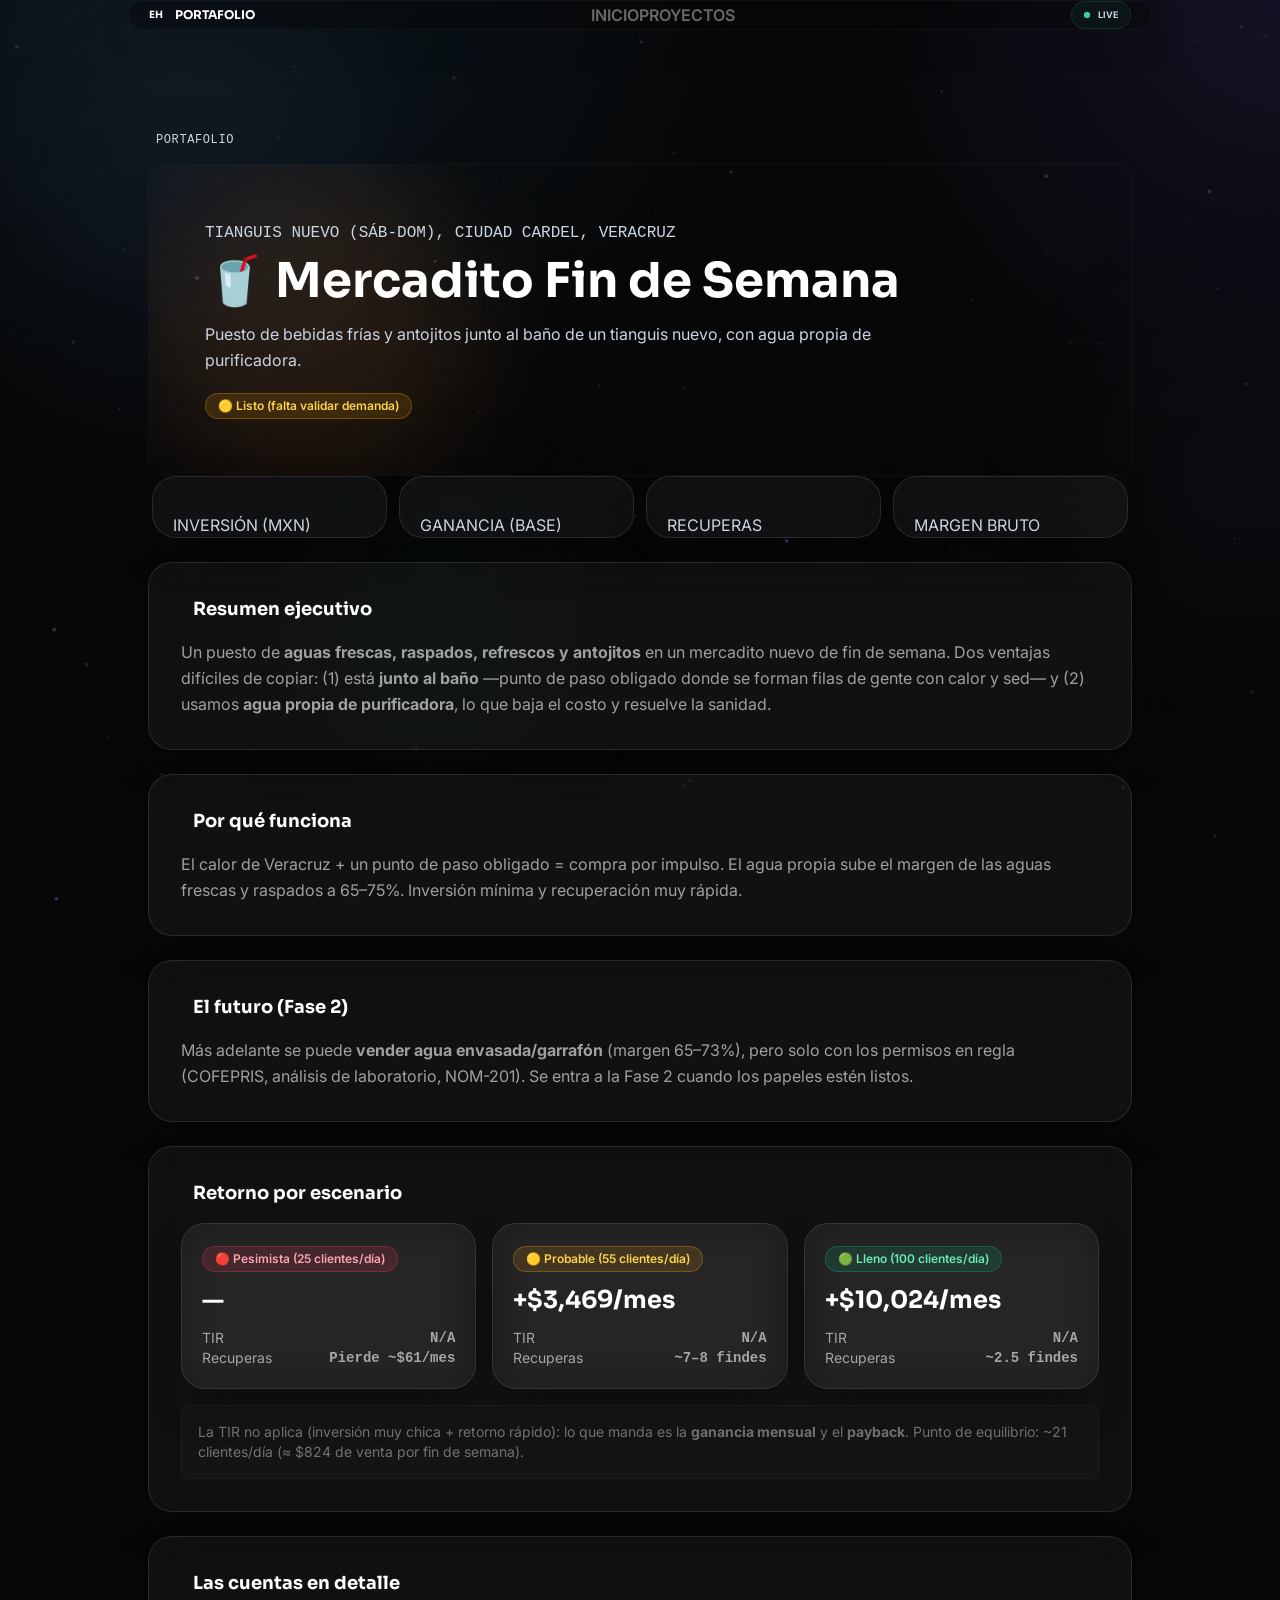
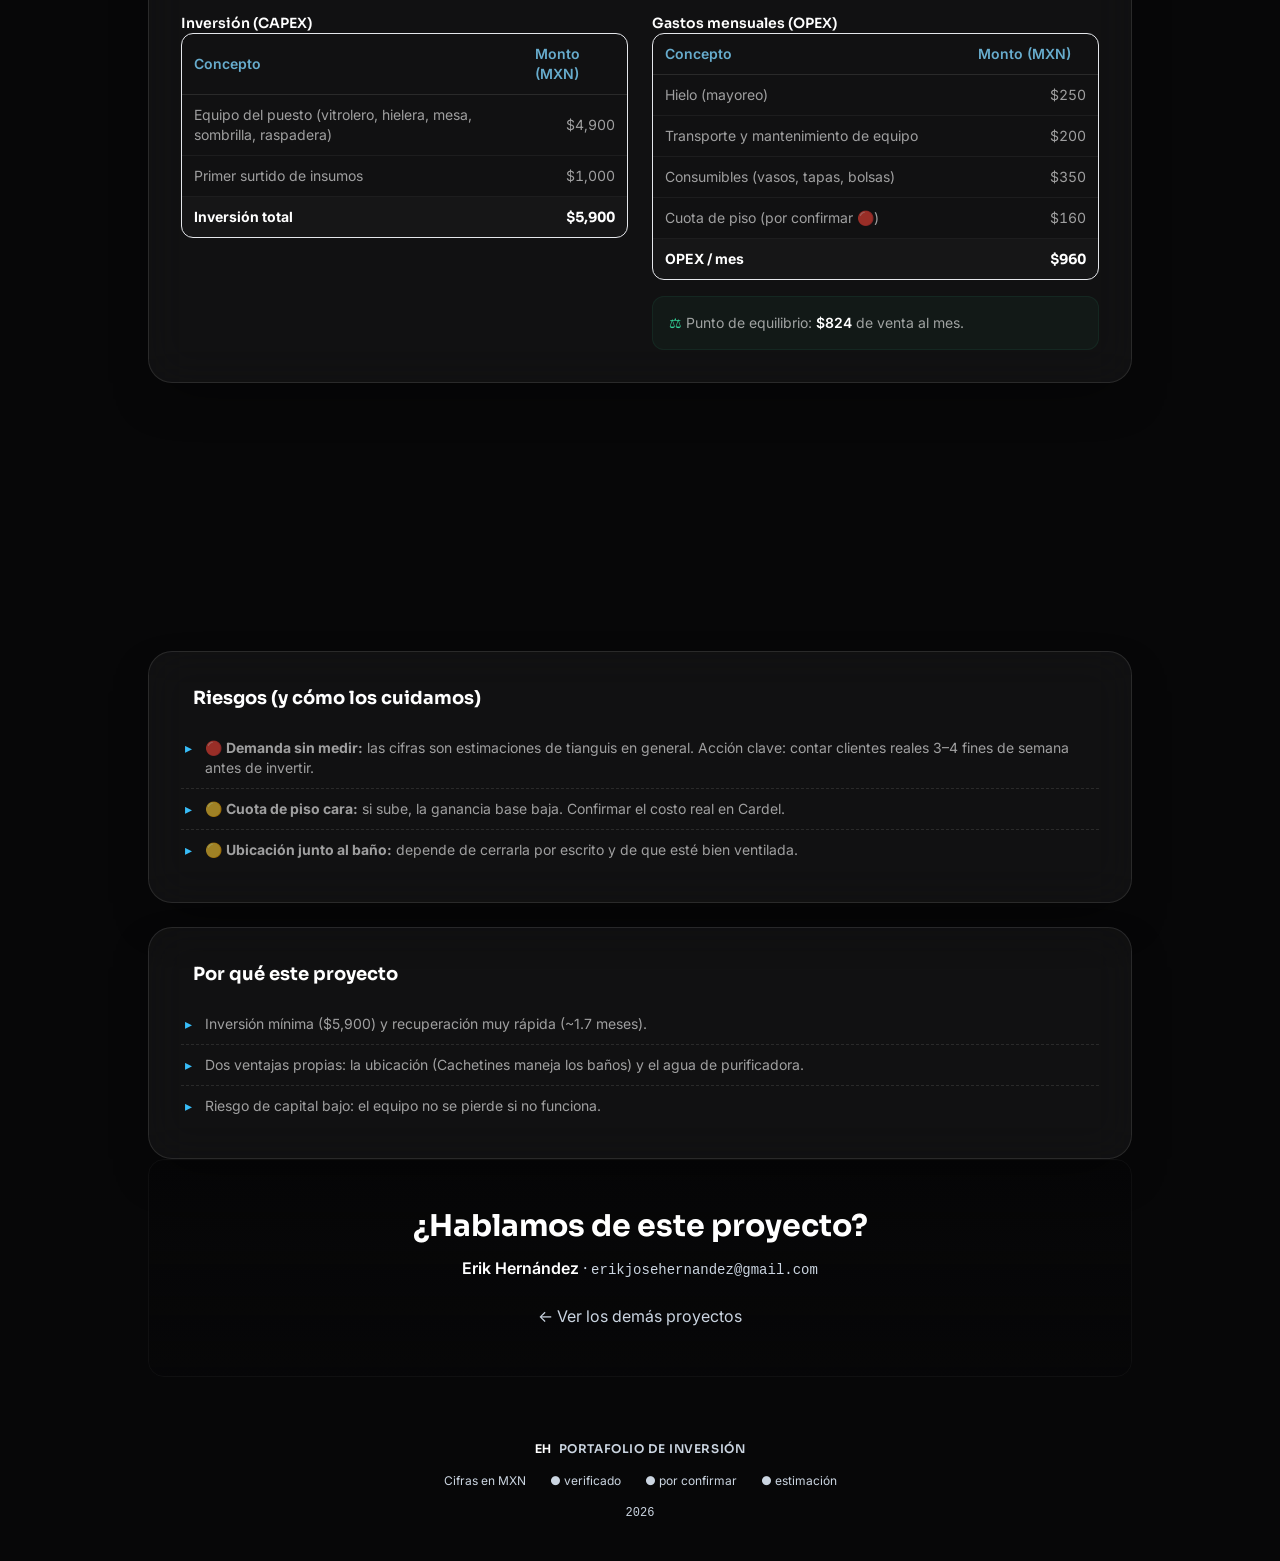
<file: html/mercadito.html>
<!DOCTYPE html><html lang="es"><head>
<meta charset="UTF-8"><meta name="viewport" content="width=device-width, initial-scale=1.0">
<title>Mercadito Fin de Semana · Inversión</title><link rel="preconnect" href="https://fonts.googleapis.com"><link rel="preconnect" href="https://fonts.gstatic.com" crossorigin><link href="https://fonts.googleapis.com/css2?family=Inter:wght@300;400;500;600;700&family=Sora:wght@600;700;800&family=JetBrains+Mono:wght@400;500;600&display=swap" rel="stylesheet">
<link rel="stylesheet" href="../assets/tw.css">
<style>
  /* ═══ BASE ═══ */
  body {
    background-color: #070708;
    cursor: none;
    overflow-x: hidden;
  }

  /* ═══ PARTICLE CANVAS ═══ */
  #particle-canvas {
    position: fixed;
    inset: 0;
    z-index: 0;
    pointer-events: none;
  }

  /* ═══ FLOATING GRADIENT ORBS ═══ */
  .orb {
    position: fixed;
    border-radius: 50%;
    filter: blur(80px);
    pointer-events: none;
    z-index: 0;
    will-change: transform;
    transition: transform 0.3s ease-out;
  }
  .orb-1 {
    width: 500px; height: 500px;
    background: radial-gradient(circle, rgba(129,140,248,0.08), transparent 70%);
    top: -10%; left: -5%;
  }
  .orb-2 {
    width: 400px; height: 400px;
    background: radial-gradient(circle, rgba(192,132,252,0.06), transparent 70%);
    top: 30%; right: -10%;
  }
  .orb-3 {
    width: 350px; height: 350px;
    background: radial-gradient(circle, rgba(52,211,153,0.05), transparent 70%);
    bottom: 10%; left: 20%;
  }

  /* ═══ MOUSE GLOW ═══ */
  #mouse-glow {
    position: fixed;
    width: 400px; height: 400px;
    border-radius: 50%;
    background: radial-gradient(circle, rgba(129,140,248,0.04), transparent 60%);
    pointer-events: none;
    z-index: 0;
    transform: translate(-50%,-50%) translate3d(-999px,-999px,0);
    will-change: transform;
    transition: opacity 0.3s ease;
  }

  /* ═══ SCROLL PROGRESS BAR ═══ */
  #scroll-progress {
    position: fixed;
    top: 0; left: 0;
    height: 2px;
    background: linear-gradient(90deg, #818cf8, #c084fc, #f0abfc);
    z-index: 9999;
    width: 0%;
    transition: width 0.05s linear;
    box-shadow: 0 0 12px rgba(129,140,248,0.5);
  }

  /* ═══ GRID OVERLAY ═══ */
  .grid-overlay {
    position: fixed;
    inset: 0;
    z-index: 0;
    pointer-events: none;
    background-image:
      linear-gradient(to right, rgba(255,255,255,0.015) 1px, transparent 1px),
      linear-gradient(to bottom, rgba(255,255,255,0.015) 1px, transparent 1px);
    background-size: 60px 60px;
    mask-image: radial-gradient(ellipse 80% 60% at 50% 30%, black 20%, transparent 70%);
    -webkit-mask-image: radial-gradient(ellipse 80% 60% at 50% 30%, black 20%, transparent 70%);
    opacity: 0.6;
    transition: opacity 0.5s ease;
  }

  /* ═══ NOISE TEXTURE ═══ */
  .noise-overlay {
    position: fixed;
    inset: 0;
    z-index: 1;
    pointer-events: none;
    opacity: 0.012;
  }

  /* ═══ CUSTOM CURSOR (ring + dot + trail) ═══ */
  .custom-cursor {
    position: fixed;
    top: 0; left: 0;
    width: 28px; height: 28px;
    border: 1.5px solid rgba(255,255,255,0.2);
    border-radius: 50%;
    pointer-events: none;
    z-index: 10000;
    transform: translate3d(-100px,-100px,0);
    transition: width 0.35s cubic-bezier(0.16,1,0.3,1),
                height 0.35s cubic-bezier(0.16,1,0.3,1),
                background-color 0.35s cubic-bezier(0.16,1,0.3,1),
                border-color 0.35s cubic-bezier(0.16,1,0.3,1);
    will-change: transform;
  }
  .cursor-dot {
    position: fixed;
    top: 0; left: 0;
    width: 5px; height: 5px;
    background: rgba(129,140,248,0.9);
    border-radius: 50%;
    pointer-events: none;
    z-index: 10001;
    transform: translate3d(-100px,-100px,0);
    will-change: transform;
    box-shadow: 0 0 8px rgba(129,140,248,0.4);
  }
  @media (max-width: 768px) {
    .custom-cursor, .cursor-dot, #mouse-glow { display: none !important; }
    body { cursor: auto !important; }
    #particle-canvas { display: none; }
  }
  .custom-cursor.hover {
    width: 56px; height: 56px;
    background-color: rgba(255,255,255,0.9);
    border-color: transparent;
    mix-blend-mode: difference;
  }

  /* ═══ CARD SPOTLIGHT + TILT ═══ */
  .spotlight-card {
    position: relative;
    overflow: hidden;
    transition: all 0.5s cubic-bezier(0.16,1,0.3,1);
    transform-style: preserve-3d;
    perspective: 1000px;
  }
  .spotlight-card::before {
    content: '';
    position: absolute;
    inset: 0;
    border-radius: inherit;
    background: radial-gradient(450px circle at var(--mx,-999px) var(--my,-999px),
      rgba(129,140,248,0.08), transparent 65%);
    z-index: 0;
    pointer-events: none;
    opacity: 0;
    transition: opacity 0.5s ease;
  }
  .spotlight-card:hover::before { opacity: 1; }
  .spotlight-card:hover {
    border-color: rgba(255,255,255,0.1) !important;
  }

  /* ═══ SCROLL REVEAL ═══ */
  .reveal {
    opacity: 0;
    transform: translateY(35px);
    transition: opacity 0.9s cubic-bezier(0.16,1,0.3,1),
                transform 0.9s cubic-bezier(0.16,1,0.3,1);
  }
  .reveal.active {
    opacity: 1;
    transform: translateY(0);
  }

  /* ═══ PARALLAX ELEMENTS ═══ */
  [data-parallax] {
    will-change: transform;
    transition: transform 0.1s linear;
  }

  /* ═══ ANIMATED SHIMMER LINE ═══ */
  .shimmer-line {
    height: 1px;
    background: linear-gradient(90deg, transparent, rgba(129,140,248,0.3), transparent);
    background-size: 200% 100%;
    animation: shimmer 3s ease-in-out infinite;
  }

  @keyframes shimmer {
    0% { background-position: -200% 0; }
    100% { background-position: 200% 0; }
  }

  @keyframes aurora {
    0% { background-position: 0% 50%; }
    50% { background-position: 100% 50%; }
    100% { background-position: 0% 50%; }
  }

  /* ═══ STAGGER DELAYS ═══ */
  .delay-1 { transition-delay: 80ms; animation-delay: 80ms; }
  .delay-2 { transition-delay: 160ms; animation-delay: 160ms; }
  .delay-3 { transition-delay: 240ms; animation-delay: 240ms; }
  .delay-4 { transition-delay: 320ms; animation-delay: 320ms; }
  .delay-5 { transition-delay: 400ms; animation-delay: 400ms; }
  .delay-6 { transition-delay: 480ms; animation-delay: 480ms; }

  /* ═══ MAGNETIC HOVER ═══ */
  .magnetic {
    transition: transform 0.3s cubic-bezier(0.16,1,0.3,1);
  }

  /* ═══ PROJECT CARD ═══ */
  .project-card .card-gradient {
    transition: opacity 0.5s ease, transform 0.8s cubic-bezier(0.16,1,0.3,1);
  }
  .project-card:hover .card-gradient {
    opacity: 0.95;
    transform: scale(1.08);
  }

  /* ═══ GRADIENT BORDER ═══ */
  .gradient-border::after {
    content: '';
    position: absolute;
    inset: 0;
    border-radius: inherit;
    padding: 1px;
    background: linear-gradient(135deg, rgba(129,140,248,0.3), transparent 50%, rgba(192,132,252,0.2));
    -webkit-mask: linear-gradient(#fff 0 0) content-box, linear-gradient(#fff 0 0);
    -webkit-mask-composite: xor;
    mask-composite: exclude;
    pointer-events: none;
  }

  /* ═══ SCROLL INDICATOR PULSE ═══ */
  .scroll-indicator {
    animation: scrollBounce 2s ease-in-out infinite;
  }
  @keyframes scrollBounce {
    0%,100% { transform: translateY(0); opacity: 0.4; }
    50% { transform: translateY(8px); opacity: 0.8; }
  }

  .scroll-chips { scrollbar-width: none; }
  .scroll-chips::-webkit-scrollbar { display: none; }
</style>
</head><body class="min-h-screen antialiased pb-10">
  <!-- Scroll Progress -->
  <div id="scroll-progress"></div>
  <!-- Particle Canvas -->
  <canvas id="particle-canvas"></canvas>
  <!-- Floating Gradient Orbs -->
  <div class="orb orb-1" id="orb1"></div>
  <div class="orb orb-2" id="orb2"></div>
  <div class="orb orb-3" id="orb3"></div>
  <!-- Mouse Glow -->
  <div id="mouse-glow"></div>
  <!-- Grid overlay -->
  <div class="grid-overlay" id="grid-ov"></div>
  <!-- Noise texture -->
  <svg class="noise-overlay" xmlns="http://www.w3.org/2000/svg">
    <filter id="noise"><feTurbulence type="fractalNoise" baseFrequency="0.75" numOctaves="4" stitchTiles="stitch"/></filter>
    <rect width="100%" height="100%" filter="url(#noise)"/>
  </svg>
  <!-- Cursors -->
  <div id="cursor-ring" class="custom-cursor"></div>
  <div id="cursor-dot" class="cursor-dot"></div>

  <div class="relative z-10">
  <header class="fixed top-0 left-0 right-0 z-50 px-4 pt-5">
  <nav class="nav-bar max-w-5xl mx-auto backdrop-blur-xl bg-surface-0/50 border border-white/[0.04] rounded-2xl py-2.5 px-5 flex items-center justify-between transition-all duration-500" style="box-shadow:0 8px 40px -12px rgba(0,0,0,.5)">
    <div class="flex items-center gap-3">
      <div class="relative w-7 h-7 rounded-lg bg-gradient-to-br from-indigo-400 to-violet-500 flex items-center justify-center shadow-glow-sm magnetic">
        <span class="font-display font-bold text-white text-[10px]">EH</span>
      </div>
      <a href="../index.html" class="font-display font-bold text-white text-xs tracking-[.15em] uppercase hover:text-accent-bright transition-colors duration-300 magnetic interactive">Portafolio</a>
    </div>
    <div class="hidden md:flex items-center gap-8 text-[11px] font-semibold tracking-[.12em] uppercase text-white/40">
      <a href="../index.html" class="hover:text-white transition-colors duration-300 relative group magnetic interactive">
        Inicio
        <span class="absolute -bottom-1 left-0 w-0 h-px bg-accent group-hover:w-full transition-all duration-300"></span>
      </a>
      <a href="../index.html#oportunidades" class="hover:text-white transition-colors duration-300 relative group magnetic interactive">
        Proyectos
        <span class="absolute -bottom-1 left-0 w-0 h-px bg-accent group-hover:w-full transition-all duration-300"></span>
      </a>
    </div>
    <div class="flex items-center gap-2 rounded-full py-1.5 px-3 magnetic interactive" style="background:rgba(52,211,153,0.06);border:1px solid rgba(52,211,153,0.12)">
      <span class="relative flex h-1.5 w-1.5">
        <span class="animate-ping absolute inline-flex h-full w-full rounded-full bg-emerald-400 opacity-60"></span>
        <span class="relative inline-flex rounded-full h-1.5 w-1.5 bg-emerald-400"></span>
      </span>
      <span class="text-[9px] uppercase tracking-[.15em] font-bold text-emerald-300/80">Live</span>
    </div>
  </nav>
</header>
<main class="max-w-5xl mx-auto px-5 pb-16 pt-28">
<a href="../index.html" class="inline-flex items-center gap-2 mt-5 text-sm text-white/25 hover:text-white/60 transition-colors duration-300 group"><svg class="w-4 h-4 group-hover:-translate-x-0.5 transition-transform" xmlns="http://www.w3.org/2000/svg" fill="none" viewBox="0 0 24 24" stroke-width="2" stroke="currentColor"><path stroke-linecap="round" stroke-linejoin="round" d="M10.5 19.5L3 12m0 0l7.5-7.5M3 12h18"/></svg><span class="font-mono text-xs tracking-wider uppercase">Portafolio</span></a>
<section class="relative overflow-hidden rounded-2xl mt-4 reveal" style="border:1px solid rgba(255,255,255,0.04)">
  <!-- Gradient background -->
  <div class="absolute inset-0 bg-gradient-to-br from-amber-400 via-orange-500 to-rose-500 opacity-80"></div>
  <div class="absolute inset-0 bg-gradient-to-t from-surface-0/80 via-transparent to-transparent"></div>
  <!-- Ambient glow -->
  <div class="absolute -right-20 -top-20 w-80 h-80 rounded-full blur-3xl animate-floaty" style="background:rgba(251,146,60,.12)"></div>
  <div class="absolute -left-20 bottom-0 w-60 h-60 rounded-full blur-3xl opacity-50" style="background:rgba(251,146,60,.12)"></div>
  <!-- Content -->
  <div class="relative p-8 md:p-14">
    <p class="font-mono text-[11px] tracking-[.2em] uppercase text-white/50">Tianguis nuevo (sáb-dom), Ciudad Cardel, Veracruz</p>
    <h1 class="text-3xl md:text-5xl font-display font-bold text-white mt-3 leading-[1.1] tracking-tight">🥤 Mercadito Fin de Semana</h1>
    <p class="text-white/70 text-base mt-4 max-w-2xl leading-relaxed">Puesto de bebidas frías y antojitos junto al baño de un tianguis nuevo, con agua propia de purificadora.</p>
    <div class="mt-5 flex flex-wrap gap-2"><span class="badge b-yellow">🟡 Listo (falta validar demanda)</span></div>
  </div>
</section>
<div class="-mt-5 relative z-10 px-1"><div class="grid grid-cols-2 md:grid-cols-4 gap-3"><div class="spotlight-card card px-5 py-5 reveal delay-1">
  <div class="relative z-10">
    <div class="text-2xl md:text-3xl font-display font-bold grad-text">$5,900</div>
    <div class="text-[11px] text-white/30 mt-1.5 font-medium tracking-wide uppercase">Inversión (MXN)</div>
  </div>
</div><div class="spotlight-card card px-5 py-5 reveal delay-2">
  <div class="relative z-10">
    <div class="text-2xl md:text-3xl font-display font-bold grad-text">$3,469/mes</div>
    <div class="text-[11px] text-white/30 mt-1.5 font-medium tracking-wide uppercase">Ganancia (base)</div>
  </div>
</div><div class="spotlight-card card px-5 py-5 reveal delay-3">
  <div class="relative z-10">
    <div class="text-2xl md:text-3xl font-display font-bold grad-text">~1.7 meses</div>
    <div class="text-[11px] text-white/30 mt-1.5 font-medium tracking-wide uppercase">Recuperas</div>
  </div>
</div><div class="spotlight-card card px-5 py-5 reveal delay-4">
  <div class="relative z-10">
    <div class="text-2xl md:text-3xl font-display font-bold grad-text">58%</div>
    <div class="text-[11px] text-white/30 mt-1.5 font-medium tracking-wide uppercase">Margen bruto</div>
  </div>
</div></div></div>
<section class="spotlight-card card p-6 md:p-8 mt-6 reveal">
  <div class="relative z-10">
    <h2 class="text-lg md:text-xl font-display font-bold flex items-center gap-3">
      <span class="inline-block w-1 h-5 rounded-full" style="background:#fb923c"></span>Resumen ejecutivo
    </h2>
    <div class="mt-4 text-white/60 leading-relaxed text-[15px]"><p>Un puesto de <b>aguas frescas, raspados, refrescos y antojitos</b> en un mercadito nuevo de fin de semana. Dos ventajas difíciles de copiar: (1) está <b>junto al baño</b> —punto de paso obligado donde se forman filas de gente con calor y sed— y (2) usamos <b>agua propia de purificadora</b>, lo que baja el costo y resuelve la sanidad.</p></div>
  </div>
</section>


<section class="spotlight-card card p-6 md:p-8 mt-6 reveal">
  <div class="relative z-10">
    <h2 class="text-lg md:text-xl font-display font-bold flex items-center gap-3">
      <span class="inline-block w-1 h-5 rounded-full" style="background:#fb923c"></span>Por qué funciona
    </h2>
    <div class="mt-4 text-white/60 leading-relaxed text-[15px]"><p>El calor de Veracruz + un punto de paso obligado = compra por impulso. El agua propia sube el margen de las aguas frescas y raspados a 65–75%. Inversión mínima y recuperación muy rápida.</p></div>
  </div>
</section>
<section class="spotlight-card card p-6 md:p-8 mt-6 reveal">
  <div class="relative z-10">
    <h2 class="text-lg md:text-xl font-display font-bold flex items-center gap-3">
      <span class="inline-block w-1 h-5 rounded-full" style="background:#fb923c"></span>El futuro (Fase 2)
    </h2>
    <div class="mt-4 text-white/60 leading-relaxed text-[15px]"><p>Más adelante se puede <b>vender agua envasada/garrafón</b> (margen 65–73%), pero solo con los permisos en regla (COFEPRIS, análisis de laboratorio, NOM-201). Se entra a la Fase 2 cuando los papeles estén listos.</p></div>
  </div>
</section>

<section class="spotlight-card card p-6 md:p-8 mt-6 reveal">
  <div class="relative z-10">
    <h2 class="text-lg md:text-xl font-display font-bold flex items-center gap-3">
      <span class="inline-block w-1 h-5 rounded-full" style="background:#fb923c"></span>Retorno por escenario
    </h2>
    <div class="mt-4 text-white/60 leading-relaxed text-[15px]"><div class="grid sm:grid-cols-3 gap-4"><div class="spotlight-card card p-5">
  <div class="relative z-10">
    <span class="badge b-red">🔴 Pesimista (25 clientes/día)</span>
    <div class="text-2xl font-display font-bold text-white mt-3">—</div>
    <div class="mt-3 space-y-2 text-sm">
      <div class="flex justify-between items-center"><span class="text-white/30">TIR</span><span class="font-mono font-semibold text-white/70">N/A</span></div>
      <div class="h-px bg-white/[0.03]"></div>
      <div class="flex justify-between items-center"><span class="text-white/30">Recuperas</span><span class="font-mono font-semibold text-white/70">Pierde ~$61/mes</span></div>
    </div>
  </div>
</div><div class="spotlight-card card p-5">
  <div class="relative z-10">
    <span class="badge b-yellow">🟡 Probable (55 clientes/día)</span>
    <div class="text-2xl font-display font-bold text-white mt-3">+$3,469/mes</div>
    <div class="mt-3 space-y-2 text-sm">
      <div class="flex justify-between items-center"><span class="text-white/30">TIR</span><span class="font-mono font-semibold text-white/70">N/A</span></div>
      <div class="h-px bg-white/[0.03]"></div>
      <div class="flex justify-between items-center"><span class="text-white/30">Recuperas</span><span class="font-mono font-semibold text-white/70">~7–8 findes</span></div>
    </div>
  </div>
</div><div class="spotlight-card card p-5">
  <div class="relative z-10">
    <span class="badge b-green">🟢 Lleno (100 clientes/día)</span>
    <div class="text-2xl font-display font-bold text-white mt-3">+$10,024/mes</div>
    <div class="mt-3 space-y-2 text-sm">
      <div class="flex justify-between items-center"><span class="text-white/30">TIR</span><span class="font-mono font-semibold text-white/70">N/A</span></div>
      <div class="h-px bg-white/[0.03]"></div>
      <div class="flex justify-between items-center"><span class="text-white/30">Recuperas</span><span class="font-mono font-semibold text-white/70">~2.5 findes</span></div>
    </div>
  </div>
</div></div><div class="mt-4 text-sm text-white/40 rounded-xl p-4" style="background:rgba(255,255,255,0.015);border:1px solid rgba(255,255,255,0.04)">La TIR no aplica (inversión muy chica + retorno rápido): lo que manda es la <b>ganancia mensual</b> y el <b>payback</b>. Punto de equilibrio: ~21 clientes/día (≈ $824 de venta por fin de semana).</div></div>
  </div>
</section>
<section class="spotlight-card card p-6 md:p-8 mt-6 reveal">
  <div class="relative z-10">
    <h2 class="text-lg md:text-xl font-display font-bold flex items-center gap-3">
      <span class="inline-block w-1 h-5 rounded-full" style="background:#fb923c"></span>Las cuentas en detalle
    </h2>
    <div class="mt-4 text-white/60 leading-relaxed text-[15px]"><div class="grid md:grid-cols-2 gap-6">
  <div><h3 class="font-display font-semibold text-white text-sm mb-3">Inversión (CAPEX)</h3><div class="rounded-xl overflow-hidden border border-white/[0.04]"><table class="ptable"><tr><th>Concepto</th><th class="num">Monto (MXN)</th></tr><tr><td>Equipo del puesto (vitrolero, hielera, mesa, sombrilla, raspadera)</td><td class="num text-white/60">$4,900</td></tr><tr><td>Primer surtido de insumos</td><td class="num text-white/60">$1,000</td></tr><tr style="background:rgba(255,255,255,0.02)"><td class="font-bold text-white">Inversión total</td><td class="num font-bold text-white font-display">$5,900</td></tr></table></div></div>
  <div><h3 class="font-display font-semibold text-white text-sm mb-3">Gastos mensuales (OPEX)</h3><div class="rounded-xl overflow-hidden border border-white/[0.04]"><table class="ptable"><tr><th>Concepto</th><th class="num">Monto (MXN)</th></tr><tr><td>Hielo (mayoreo)</td><td class="num text-white/60">$250</td></tr><tr><td>Transporte y mantenimiento de equipo</td><td class="num text-white/60">$200</td></tr><tr><td>Consumibles (vasos, tapas, bolsas)</td><td class="num text-white/60">$350</td></tr><tr><td>Cuota de piso (por confirmar 🔴)</td><td class="num text-white/60">$160</td></tr><tr style="background:rgba(255,255,255,0.02)"><td class="font-bold text-white">OPEX / mes</td><td class="num font-bold text-white font-display">$960</td></tr></table></div><div class="mt-4 rounded-xl p-4 text-sm" style="background:rgba(52,211,153,0.04);border:1px solid rgba(52,211,153,0.08)"><span class="text-emerald-400">⚖️</span> <span class="text-white/60">Punto de equilibrio: <span class="text-white font-semibold">$824</span> de venta al mes.</span></div></div>
</div></div>
  </div>
</section>
<section class="spotlight-card card p-6 md:p-8 mt-6 reveal">
  <div class="relative z-10">
    <h2 class="text-lg md:text-xl font-display font-bold flex items-center gap-3">
      <span class="inline-block w-1 h-5 rounded-full" style="background:#fb923c"></span>¿Cómo entra el socio?
    </h2>
    <div class="mt-4 text-white/60 leading-relaxed text-[15px]"><div class="grid md:grid-cols-2 gap-4">
  <div class="rounded-xl p-5" style="background:rgba(255,255,255,0.015);border:1px solid rgba(255,255,255,0.04)">
    <div class="font-display font-semibold text-white text-sm">💵 Préstamo</div>
    <p class="text-white/40 text-sm mt-2">La inversión es tan baja ($5,900) que normalmente no requiere socio capitalista.</p>
  </div>
  <div class="rounded-xl p-5" style="background:rgba(255,255,255,0.015);border:1px solid rgba(255,255,255,0.04)">
    <div class="font-display font-semibold text-white text-sm">📊 Socio</div>
    <p class="text-white/40 text-sm mt-2">Si se busca socio, sería para acelerar la Fase 2 (agua envasada).</p>
  </div>
</div></div>
  </div>
</section>
<section class="spotlight-card card p-6 md:p-8 mt-6 reveal">
  <div class="relative z-10">
    <h2 class="text-lg md:text-xl font-display font-bold flex items-center gap-3">
      <span class="inline-block w-1 h-5 rounded-full" style="background:#fb923c"></span>Riesgos (y cómo los cuidamos)
    </h2>
    <div class="mt-4 text-white/60 leading-relaxed text-[15px]"><ul class="rlist"><li class="text-sm text-white/50">🔴 <b>Demanda sin medir:</b> las cifras son estimaciones de tianguis en general. Acción clave: contar clientes reales 3–4 fines de semana antes de invertir.</li><li class="text-sm text-white/50">🟡 <b>Cuota de piso cara:</b> si sube, la ganancia base baja. Confirmar el costo real en Cardel.</li><li class="text-sm text-white/50">🟡 <b>Ubicación junto al baño:</b> depende de cerrarla por escrito y de que esté bien ventilada.</li></ul></div>
  </div>
</section>
<section class="spotlight-card card p-6 md:p-8 mt-6 reveal">
  <div class="relative z-10">
    <h2 class="text-lg md:text-xl font-display font-bold flex items-center gap-3">
      <span class="inline-block w-1 h-5 rounded-full" style="background:#fb923c"></span>Por qué este proyecto
    </h2>
    <div class="mt-4 text-white/60 leading-relaxed text-[15px]"><ul class="rlist"><li class="text-sm text-white/50">Inversión mínima ($5,900) y recuperación muy rápida (~1.7 meses).</li><li class="text-sm text-white/50">Dos ventajas propias: la ubicación (Cachetines maneja los baños) y el agua de purificadora.</li><li class="text-sm text-white/50">Riesgo de capital bajo: el equipo no se pierde si no funciona.</li></ul></div>
  </div>
</section>
<section class="relative overflow-hidden rounded-2xl mt-10 p-8 md:p-12 text-center reveal" style="border:1px solid rgba(255,255,255,0.04)">
  <div class="absolute inset-0 bg-gradient-to-br from-amber-400 via-orange-500 to-rose-500 opacity-40"></div>
  <div class="absolute inset-0" style="background:linear-gradient(to top, rgba(7,7,8,0.6), transparent)"></div>
  <div class="relative">
    <h2 class="text-2xl md:text-3xl font-display font-bold text-white">¿Hablamos de este proyecto?</h2>
    <p class="text-white/50 mt-3"><span class="text-white font-semibold">Erik Hernández</span> · <span class="font-mono text-sm">erikjosehernandez@gmail.com</span></p>
    <a href="../index.html" class="btn-ghost mt-6 inline-flex">← Ver los demás proyectos</a>
  </div>
</section>
</main>
<footer class="max-w-5xl mx-auto px-6 py-16">
  <div class="section-divider mb-10"></div>
  <div class="flex flex-col md:flex-row justify-between items-center gap-4 text-xs text-white/25">
    <div class="flex items-center gap-2">
      <div class="w-5 h-5 rounded-md bg-gradient-to-br from-indigo-400 to-violet-500 flex items-center justify-center">
        <span class="font-bold text-white text-[7px]">EH</span>
      </div>
      <span class="font-display font-semibold tracking-wider uppercase">Portafolio de Inversión</span>
    </div>
    <div class="flex items-center gap-6">
      <span>Cifras en MXN</span>
      <span class="text-emerald-400/60">● verificado</span>
      <span class="text-amber-400/60">● por confirmar</span>
      <span class="text-rose-400/60">● estimación</span>
    </div>
    <span class="font-mono text-white/15">2026</span>
  </div>
</footer>
  </div>

  <script>
  (function() {
    'use strict';
    const isMobile = window.innerWidth < 769;
    let mouseX = -999, mouseY = -999, scrollY = 0, scrollPct = 0;
    const ease = 0.12;

    // ═══════════════════════════════════════════
    // 1. PARTICLE CONSTELLATION (Canvas)
    // ═══════════════════════════════════════════
    if (!isMobile) {
      const cvs = document.getElementById('particle-canvas');
      const ctx = cvs.getContext('2d');
      let W, H;
      function resize() { W = cvs.width = window.innerWidth; H = cvs.height = window.innerHeight; }
      resize();
      window.addEventListener('resize', resize);

      const COUNT = 80;
      const LINK_DIST = 140;
      const MOUSE_RADIUS = 200;
      const particles = [];

      for (let i = 0; i < COUNT; i++) {
        particles.push({
          x: Math.random() * W,
          y: Math.random() * H,
          vx: (Math.random() - 0.5) * 0.3,
          vy: (Math.random() - 0.5) * 0.3,
          r: Math.random() * 1.5 + 0.5,
          baseAlpha: Math.random() * 0.3 + 0.1
        });
      }

      function drawParticles() {
        ctx.clearRect(0, 0, W, H);

        // Scroll speed boost
        const scrollBoost = 1 + Math.abs(window._scrollDelta || 0) * 0.02;

        for (let i = 0; i < COUNT; i++) {
          const p = particles[i];
          // Mouse repulsion
          const dxm = p.x - mouseX;
          const dym = p.y - mouseY;
          const distM = Math.sqrt(dxm*dxm + dym*dym);
          if (distM < MOUSE_RADIUS && distM > 0) {
            const force = (MOUSE_RADIUS - distM) / MOUSE_RADIUS * 0.8;
            p.vx += (dxm / distM) * force;
            p.vy += (dym / distM) * force;
          }

          // Damping
          p.vx *= 0.97;
          p.vy *= 0.97;

          // Movement
          p.x += p.vx * scrollBoost;
          p.y += p.vy * scrollBoost;

          // Wrap
          if (p.x < -10) p.x = W + 10;
          if (p.x > W + 10) p.x = -10;
          if (p.y < -10) p.y = H + 10;
          if (p.y > H + 10) p.y = -10;

          // Draw particle
          const alpha = p.baseAlpha * (0.6 + 0.4 * Math.sin(Date.now() * 0.001 + i));
          ctx.beginPath();
          ctx.arc(p.x, p.y, p.r, 0, Math.PI * 2);
          ctx.fillStyle = `rgba(129,140,248,${alpha.toFixed(3)})`;
          ctx.fill();
        }

        // Draw connections
        for (let i = 0; i < COUNT; i++) {
          for (let j = i + 1; j < COUNT; j++) {
            const dx = particles[i].x - particles[j].x;
            const dy = particles[i].y - particles[j].y;
            const d = Math.sqrt(dx*dx + dy*dy);
            if (d < LINK_DIST) {
              const a = (1 - d / LINK_DIST) * 0.12;
              ctx.beginPath();
              ctx.moveTo(particles[i].x, particles[i].y);
              ctx.lineTo(particles[j].x, particles[j].y);
              ctx.strokeStyle = `rgba(129,140,248,${a.toFixed(3)})`;
              ctx.lineWidth = 0.5;
              ctx.stroke();
            }
          }
        }

        // Mouse-to-particle connections
        if (mouseX > 0) {
          for (let i = 0; i < COUNT; i++) {
            const dx = particles[i].x - mouseX;
            const dy = particles[i].y - mouseY;
            const d = Math.sqrt(dx*dx + dy*dy);
            if (d < MOUSE_RADIUS) {
              const a = (1 - d / MOUSE_RADIUS) * 0.2;
              ctx.beginPath();
              ctx.moveTo(particles[i].x, particles[i].y);
              ctx.lineTo(mouseX, mouseY);
              ctx.strokeStyle = `rgba(192,132,252,${a.toFixed(3)})`;
              ctx.lineWidth = 0.6;
              ctx.stroke();
            }
          }
        }

        requestAnimationFrame(drawParticles);
      }
      requestAnimationFrame(drawParticles);
    }

    // ═══════════════════════════════════════════
    // 2. MOUSE TRACKING (shared state)
    // ═══════════════════════════════════════════
    document.addEventListener('mousemove', ev => {
      mouseX = ev.clientX;
      mouseY = ev.clientY;
    });

    // ═══════════════════════════════════════════
    // 3. CUSTOM CURSOR (ring + dot)
    // ═══════════════════════════════════════════
    if (!isMobile) {
      const ring = document.getElementById('cursor-ring');
      const dot = document.getElementById('cursor-dot');
      const glow = document.getElementById('mouse-glow');
      let rx = -100, ry = -100;
      function tickCursor() {
        rx += (mouseX - rx) * ease;
        ry += (mouseY - ry) * ease;
        const s = ring.classList.contains('hover') ? 56 : 28;
        ring.style.transform = `translate3d(${rx-s/2}px,${ry-s/2}px,0)`;
        dot.style.transform = `translate3d(${mouseX-2.5}px,${mouseY-2.5}px,0)`;
        glow.style.transform = `translate(-50%,-50%) translate3d(${mouseX}px,${mouseY}px,0)`;
        requestAnimationFrame(tickCursor);
      }
      requestAnimationFrame(tickCursor);

      // Hover detection
      document.querySelectorAll('a,button,[role="button"],.interactive,.magnetic').forEach(el => {
        el.addEventListener('mouseenter', () => ring.classList.add('hover'));
        el.addEventListener('mouseleave', () => ring.classList.remove('hover'));
      });
    }

    // ═══════════════════════════════════════════
    // 4. CARD SPOTLIGHT + 3D TILT
    // ═══════════════════════════════════════════
    document.querySelectorAll('.spotlight-card').forEach(card => {
      card.addEventListener('mousemove', ev => {
        const r = card.getBoundingClientRect();
        const x = ev.clientX - r.left;
        const y = ev.clientY - r.top;
        card.style.setProperty('--mx', `${x}px`);
        card.style.setProperty('--my', `${y}px`);
        // 3D tilt
        const cx = r.width / 2;
        const cy = r.height / 2;
        const rotX = ((y - cy) / cy) * -3;
        const rotY = ((x - cx) / cx) * 3;
        card.style.transform = `perspective(800px) rotateX(${rotX}deg) rotateY(${rotY}deg) translateZ(4px)`;
      });
      card.addEventListener('mouseleave', () => {
        card.style.removeProperty('--mx');
        card.style.removeProperty('--my');
        card.style.transform = '';
      });
    });

    // ═══════════════════════════════════════════
    // 5. MAGNETIC BUTTONS
    // ═══════════════════════════════════════════
    document.querySelectorAll('.magnetic').forEach(btn => {
      btn.addEventListener('mousemove', ev => {
        const r = btn.getBoundingClientRect();
        const x = ev.clientX - r.left - r.width / 2;
        const y = ev.clientY - r.top - r.height / 2;
        btn.style.transform = `translate(${x * 0.2}px, ${y * 0.2}px)`;
      });
      btn.addEventListener('mouseleave', () => {
        btn.style.transform = '';
      });
    });

    // ═══════════════════════════════════════════
    // 6. SCROLL EFFECTS (progress, orbs, parallax, grid fade)
    // ═══════════════════════════════════════════
    const progressBar = document.getElementById('scroll-progress');
    const orb1 = document.getElementById('orb1');
    const orb2 = document.getElementById('orb2');
    const orb3 = document.getElementById('orb3');
    const gridOv = document.getElementById('grid-ov');
    let lastScroll = 0;
    window._scrollDelta = 0;

    function onScroll() {
      const sy = window.scrollY;
      const docH = document.documentElement.scrollHeight - window.innerHeight;
      scrollPct = docH > 0 ? sy / docH : 0;
      window._scrollDelta = sy - lastScroll;
      lastScroll = sy;

      // Scroll progress bar
      if (progressBar) progressBar.style.width = `${scrollPct * 100}%`;

      // Float orbs with scroll (parallax layers)
      if (orb1) orb1.style.transform = `translate3d(${Math.sin(scrollPct*3)*30}px, ${-sy*0.15}px, 0)`;
      if (orb2) orb2.style.transform = `translate3d(${Math.cos(scrollPct*2)*40}px, ${-sy*0.08}px, 0)`;
      if (orb3) orb3.style.transform = `translate3d(${Math.sin(scrollPct*4)*20}px, ${-sy*0.12}px, 0)`;

      // Grid fade on scroll
      if (gridOv) gridOv.style.opacity = Math.max(0, 0.6 - scrollPct * 0.8);

      // Parallax elements
      document.querySelectorAll('[data-parallax]').forEach(el => {
        const speed = parseFloat(el.dataset.parallax) || 0.1;
        el.style.transform = `translateY(${-sy * speed}px)`;
      });
    }

    let scrollTicking = false;
    window.addEventListener('scroll', () => {
      if (!scrollTicking) {
        requestAnimationFrame(() => {
          onScroll();
          scrollTicking = false;
        });
        scrollTicking = true;
      }
    }, { passive: true });
    onScroll();

    // ═══════════════════════════════════════════
    // 7. SCROLL REVEAL (IntersectionObserver)
    // ═══════════════════════════════════════════
    const obs = new IntersectionObserver(entries => {
      entries.forEach((entry, i) => {
        if (entry.isIntersecting) {
          const delay = parseInt(entry.target.dataset.revealDelay || '0') || i * 50;
          setTimeout(() => entry.target.classList.add('active'), delay);
          obs.unobserve(entry.target);
        }
      });
    }, { threshold: 0.06, rootMargin: '0px 0px -30px 0px' });
    document.querySelectorAll('.reveal').forEach(el => obs.observe(el));

    // ═══════════════════════════════════════════
    // 8. NAV SCROLL EFFECT
    // ═══════════════════════════════════════════
    const navBar = document.querySelector('.nav-bar');
    if (navBar) {
      let navTick = false;
      window.addEventListener('scroll', () => {
        if (!navTick) {
          requestAnimationFrame(() => {
            const scrolled = window.scrollY > 50;
            navBar.style.background = scrolled
              ? 'rgba(7,7,8,0.85)'
              : 'rgba(7,7,8,0.5)';
            navBar.style.borderColor = scrolled
              ? 'rgba(255,255,255,0.06)'
              : 'rgba(255,255,255,0.04)';
            navTick = false;
          });
          navTick = true;
        }
      }, { passive: true });
    }

    // ═══════════════════════════════════════════
    // 9. SMOOTH ENTRANCE ANIMATION
    // ═══════════════════════════════════════════
    window.addEventListener('DOMContentLoaded', () => {
      document.body.style.opacity = '0';
      document.body.style.transition = 'opacity 0.6s ease';
      requestAnimationFrame(() => {
        document.body.style.opacity = '1';
      });
    });

  })();
  </script>
</body></html>
</file>
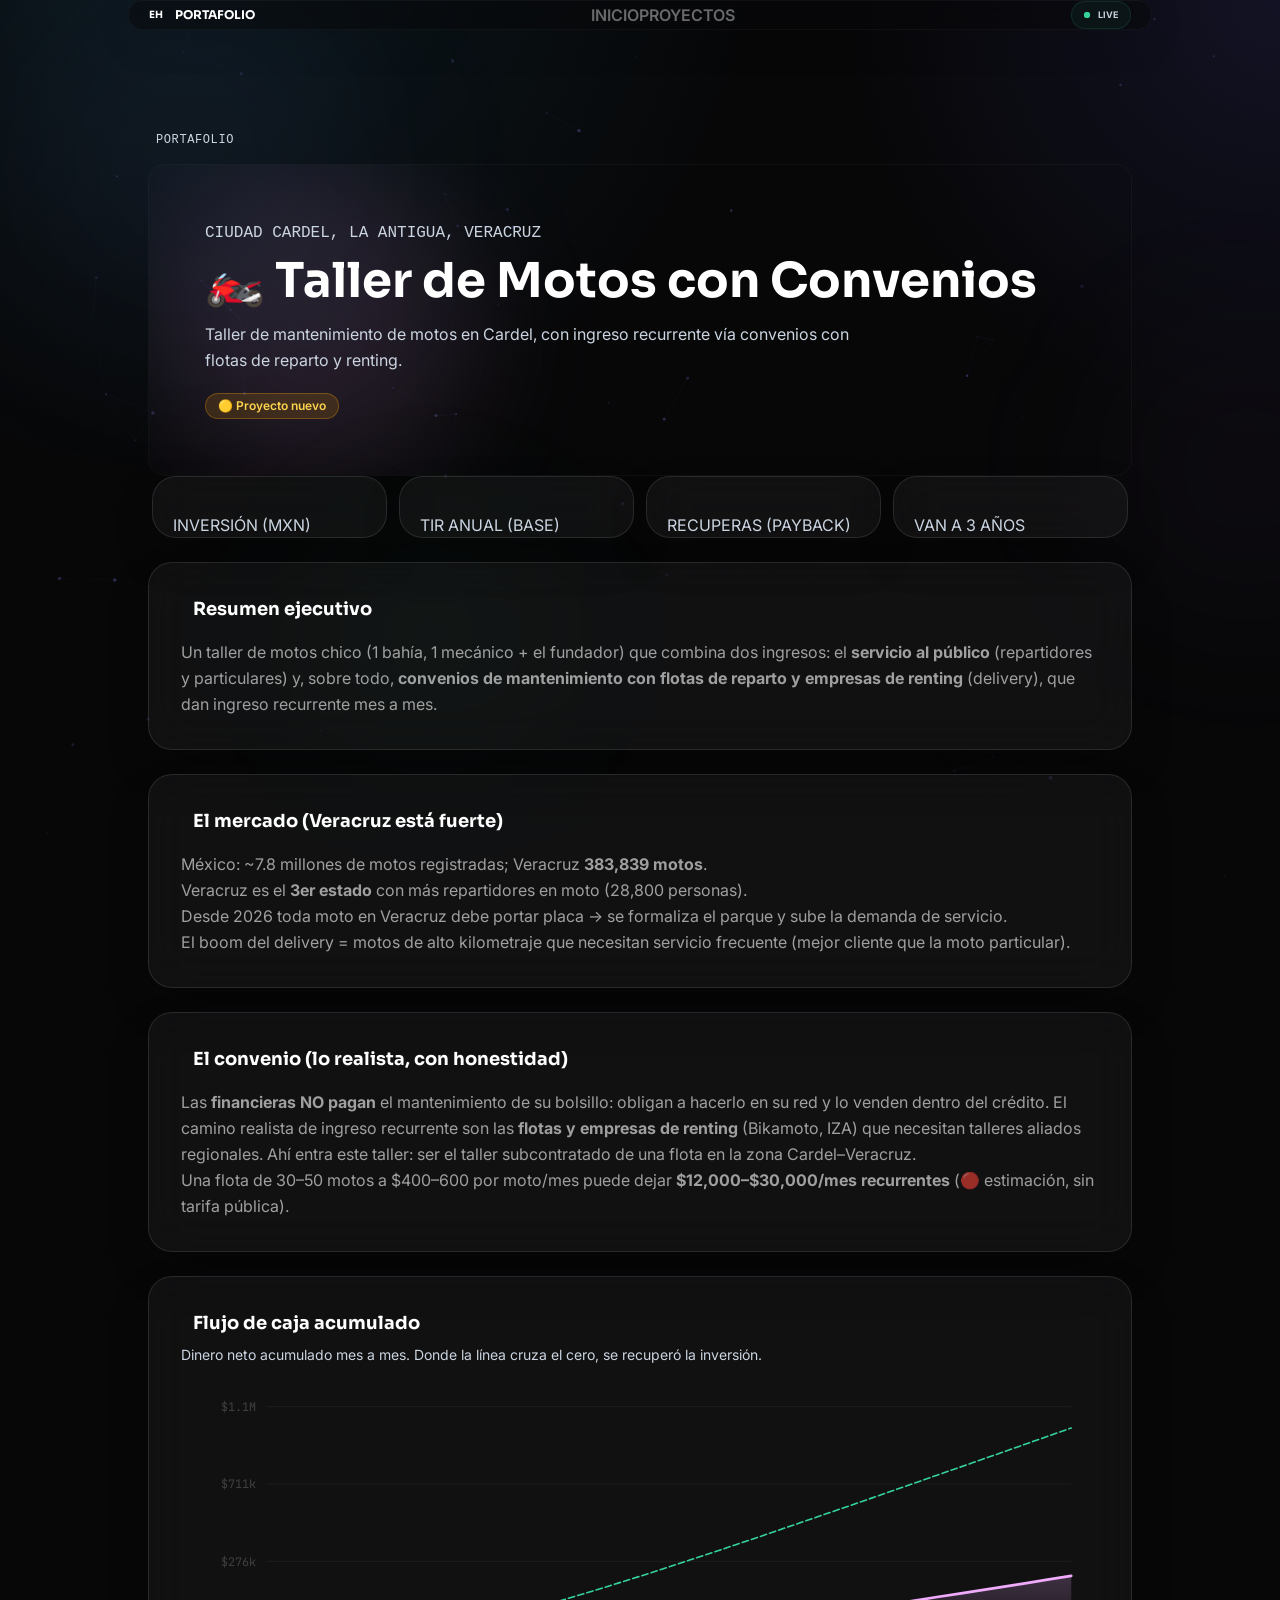
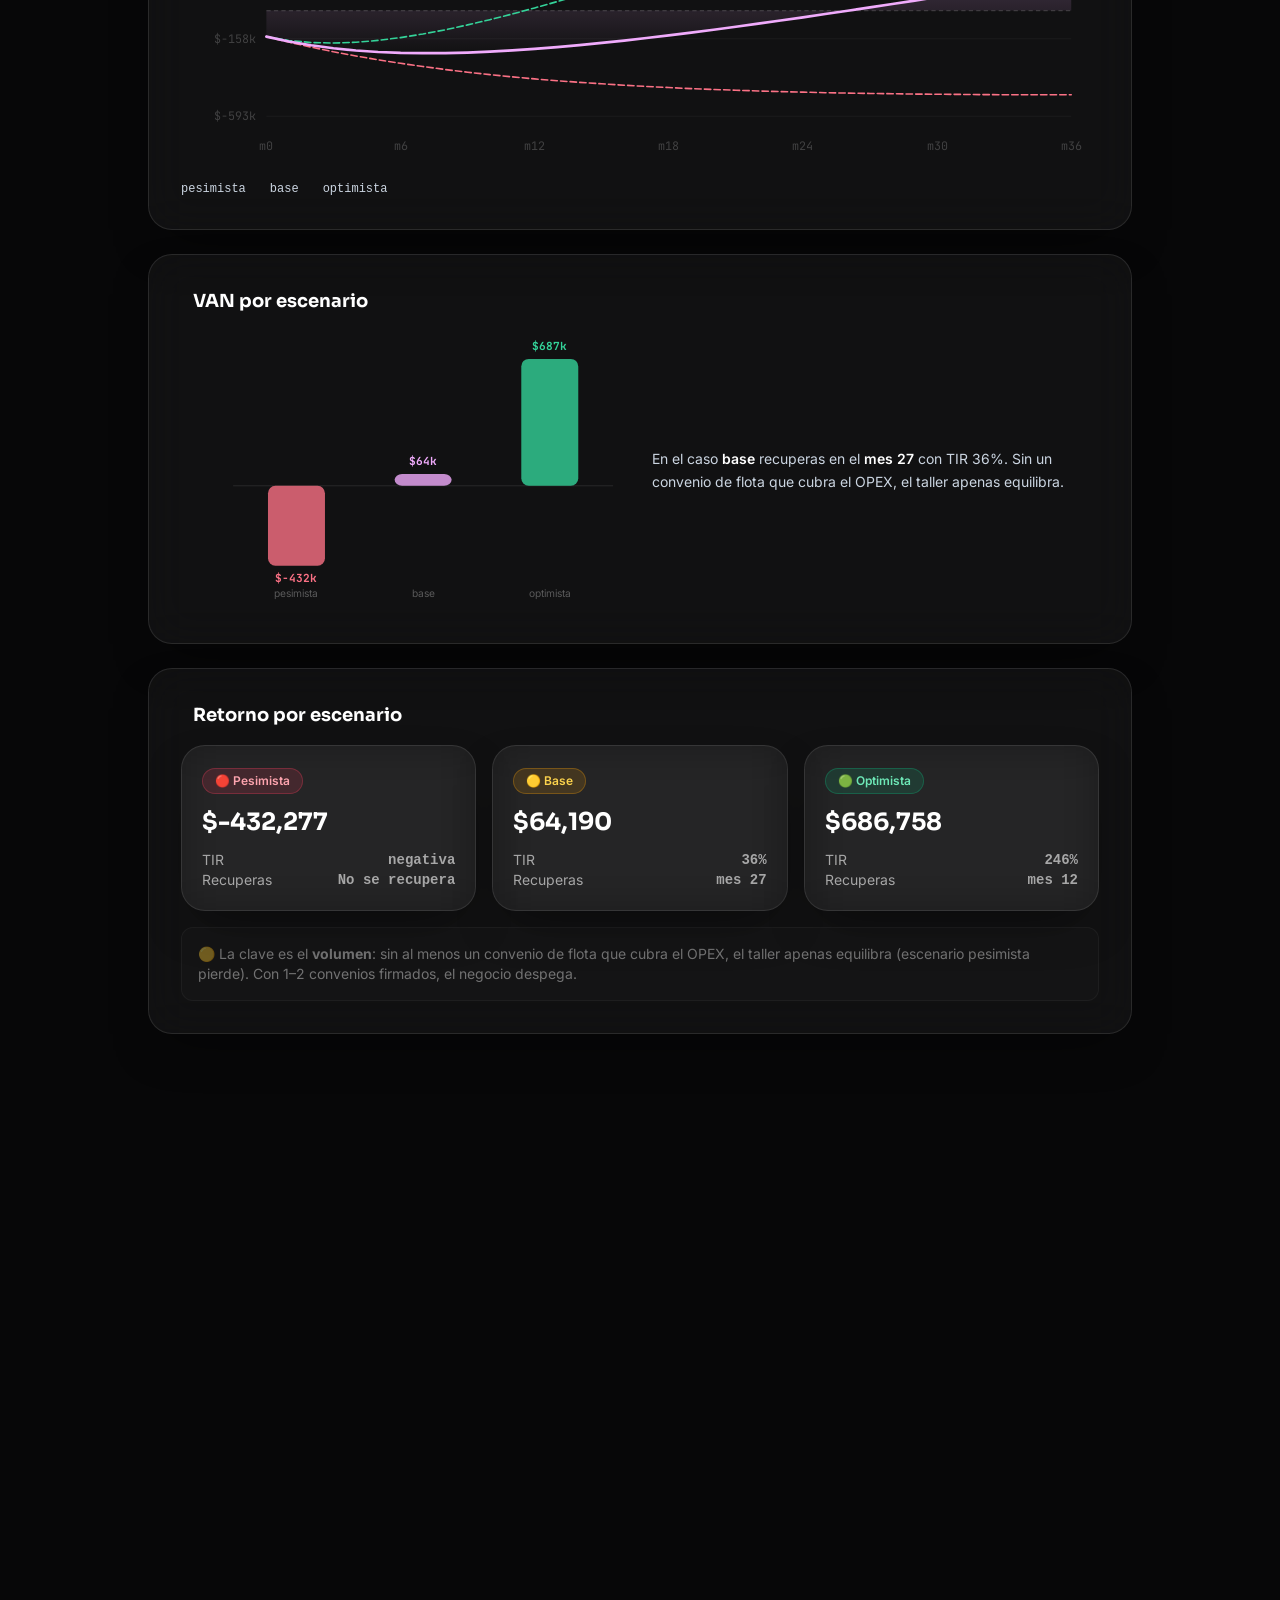
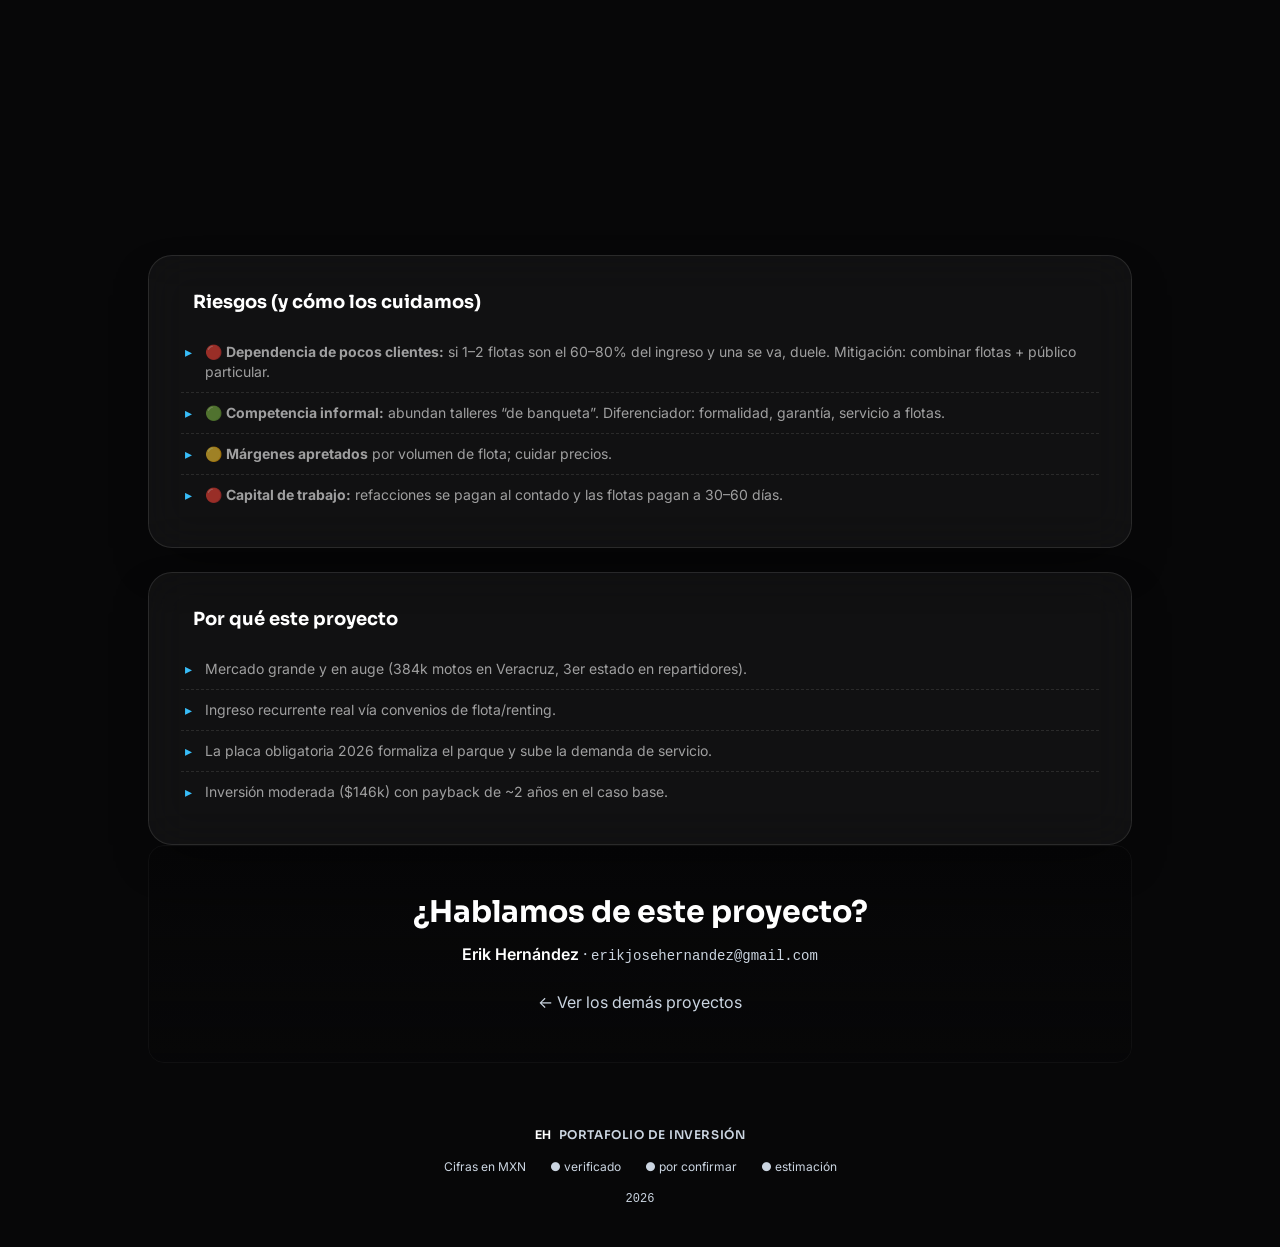
<file: html/taller-motos.html>
<!DOCTYPE html><html lang="es"><head>
<meta charset="UTF-8"><meta name="viewport" content="width=device-width, initial-scale=1.0">
<title>Taller de Motos con Convenios · Inversión</title><link rel="preconnect" href="https://fonts.googleapis.com"><link rel="preconnect" href="https://fonts.gstatic.com" crossorigin><link href="https://fonts.googleapis.com/css2?family=Inter:wght@300;400;500;600;700&family=Sora:wght@600;700;800&family=JetBrains+Mono:wght@400;500;600&display=swap" rel="stylesheet">
<link rel="stylesheet" href="../assets/tw.css">
<style>
  /* ═══ BASE ═══ */
  body {
    background-color: #070708;
    cursor: none;
    overflow-x: hidden;
  }

  /* ═══ PARTICLE CANVAS ═══ */
  #particle-canvas {
    position: fixed;
    inset: 0;
    z-index: 0;
    pointer-events: none;
  }

  /* ═══ FLOATING GRADIENT ORBS ═══ */
  .orb {
    position: fixed;
    border-radius: 50%;
    filter: blur(80px);
    pointer-events: none;
    z-index: 0;
    will-change: transform;
    transition: transform 0.3s ease-out;
  }
  .orb-1 {
    width: 500px; height: 500px;
    background: radial-gradient(circle, rgba(129,140,248,0.08), transparent 70%);
    top: -10%; left: -5%;
  }
  .orb-2 {
    width: 400px; height: 400px;
    background: radial-gradient(circle, rgba(192,132,252,0.06), transparent 70%);
    top: 30%; right: -10%;
  }
  .orb-3 {
    width: 350px; height: 350px;
    background: radial-gradient(circle, rgba(52,211,153,0.05), transparent 70%);
    bottom: 10%; left: 20%;
  }

  /* ═══ MOUSE GLOW ═══ */
  #mouse-glow {
    position: fixed;
    width: 400px; height: 400px;
    border-radius: 50%;
    background: radial-gradient(circle, rgba(129,140,248,0.04), transparent 60%);
    pointer-events: none;
    z-index: 0;
    transform: translate(-50%,-50%) translate3d(-999px,-999px,0);
    will-change: transform;
    transition: opacity 0.3s ease;
  }

  /* ═══ SCROLL PROGRESS BAR ═══ */
  #scroll-progress {
    position: fixed;
    top: 0; left: 0;
    height: 2px;
    background: linear-gradient(90deg, #818cf8, #c084fc, #f0abfc);
    z-index: 9999;
    width: 0%;
    transition: width 0.05s linear;
    box-shadow: 0 0 12px rgba(129,140,248,0.5);
  }

  /* ═══ GRID OVERLAY ═══ */
  .grid-overlay {
    position: fixed;
    inset: 0;
    z-index: 0;
    pointer-events: none;
    background-image:
      linear-gradient(to right, rgba(255,255,255,0.015) 1px, transparent 1px),
      linear-gradient(to bottom, rgba(255,255,255,0.015) 1px, transparent 1px);
    background-size: 60px 60px;
    mask-image: radial-gradient(ellipse 80% 60% at 50% 30%, black 20%, transparent 70%);
    -webkit-mask-image: radial-gradient(ellipse 80% 60% at 50% 30%, black 20%, transparent 70%);
    opacity: 0.6;
    transition: opacity 0.5s ease;
  }

  /* ═══ NOISE TEXTURE ═══ */
  .noise-overlay {
    position: fixed;
    inset: 0;
    z-index: 1;
    pointer-events: none;
    opacity: 0.012;
  }

  /* ═══ CUSTOM CURSOR (ring + dot + trail) ═══ */
  .custom-cursor {
    position: fixed;
    top: 0; left: 0;
    width: 28px; height: 28px;
    border: 1.5px solid rgba(255,255,255,0.2);
    border-radius: 50%;
    pointer-events: none;
    z-index: 10000;
    transform: translate3d(-100px,-100px,0);
    transition: width 0.35s cubic-bezier(0.16,1,0.3,1),
                height 0.35s cubic-bezier(0.16,1,0.3,1),
                background-color 0.35s cubic-bezier(0.16,1,0.3,1),
                border-color 0.35s cubic-bezier(0.16,1,0.3,1);
    will-change: transform;
  }
  .cursor-dot {
    position: fixed;
    top: 0; left: 0;
    width: 5px; height: 5px;
    background: rgba(129,140,248,0.9);
    border-radius: 50%;
    pointer-events: none;
    z-index: 10001;
    transform: translate3d(-100px,-100px,0);
    will-change: transform;
    box-shadow: 0 0 8px rgba(129,140,248,0.4);
  }
  @media (max-width: 768px) {
    .custom-cursor, .cursor-dot, #mouse-glow { display: none !important; }
    body { cursor: auto !important; }
    #particle-canvas { display: none; }
  }
  .custom-cursor.hover {
    width: 56px; height: 56px;
    background-color: rgba(255,255,255,0.9);
    border-color: transparent;
    mix-blend-mode: difference;
  }

  /* ═══ CARD SPOTLIGHT + TILT ═══ */
  .spotlight-card {
    position: relative;
    overflow: hidden;
    transition: all 0.5s cubic-bezier(0.16,1,0.3,1);
    transform-style: preserve-3d;
    perspective: 1000px;
  }
  .spotlight-card::before {
    content: '';
    position: absolute;
    inset: 0;
    border-radius: inherit;
    background: radial-gradient(450px circle at var(--mx,-999px) var(--my,-999px),
      rgba(129,140,248,0.08), transparent 65%);
    z-index: 0;
    pointer-events: none;
    opacity: 0;
    transition: opacity 0.5s ease;
  }
  .spotlight-card:hover::before { opacity: 1; }
  .spotlight-card:hover {
    border-color: rgba(255,255,255,0.1) !important;
  }

  /* ═══ SCROLL REVEAL ═══ */
  .reveal {
    opacity: 0;
    transform: translateY(35px);
    transition: opacity 0.9s cubic-bezier(0.16,1,0.3,1),
                transform 0.9s cubic-bezier(0.16,1,0.3,1);
  }
  .reveal.active {
    opacity: 1;
    transform: translateY(0);
  }

  /* ═══ PARALLAX ELEMENTS ═══ */
  [data-parallax] {
    will-change: transform;
    transition: transform 0.1s linear;
  }

  /* ═══ ANIMATED SHIMMER LINE ═══ */
  .shimmer-line {
    height: 1px;
    background: linear-gradient(90deg, transparent, rgba(129,140,248,0.3), transparent);
    background-size: 200% 100%;
    animation: shimmer 3s ease-in-out infinite;
  }

  @keyframes shimmer {
    0% { background-position: -200% 0; }
    100% { background-position: 200% 0; }
  }

  @keyframes aurora {
    0% { background-position: 0% 50%; }
    50% { background-position: 100% 50%; }
    100% { background-position: 0% 50%; }
  }

  /* ═══ STAGGER DELAYS ═══ */
  .delay-1 { transition-delay: 80ms; animation-delay: 80ms; }
  .delay-2 { transition-delay: 160ms; animation-delay: 160ms; }
  .delay-3 { transition-delay: 240ms; animation-delay: 240ms; }
  .delay-4 { transition-delay: 320ms; animation-delay: 320ms; }
  .delay-5 { transition-delay: 400ms; animation-delay: 400ms; }
  .delay-6 { transition-delay: 480ms; animation-delay: 480ms; }

  /* ═══ MAGNETIC HOVER ═══ */
  .magnetic {
    transition: transform 0.3s cubic-bezier(0.16,1,0.3,1);
  }

  /* ═══ PROJECT CARD ═══ */
  .project-card .card-gradient {
    transition: opacity 0.5s ease, transform 0.8s cubic-bezier(0.16,1,0.3,1);
  }
  .project-card:hover .card-gradient {
    opacity: 0.95;
    transform: scale(1.08);
  }

  /* ═══ GRADIENT BORDER ═══ */
  .gradient-border::after {
    content: '';
    position: absolute;
    inset: 0;
    border-radius: inherit;
    padding: 1px;
    background: linear-gradient(135deg, rgba(129,140,248,0.3), transparent 50%, rgba(192,132,252,0.2));
    -webkit-mask: linear-gradient(#fff 0 0) content-box, linear-gradient(#fff 0 0);
    -webkit-mask-composite: xor;
    mask-composite: exclude;
    pointer-events: none;
  }

  /* ═══ SCROLL INDICATOR PULSE ═══ */
  .scroll-indicator {
    animation: scrollBounce 2s ease-in-out infinite;
  }
  @keyframes scrollBounce {
    0%,100% { transform: translateY(0); opacity: 0.4; }
    50% { transform: translateY(8px); opacity: 0.8; }
  }

  .scroll-chips { scrollbar-width: none; }
  .scroll-chips::-webkit-scrollbar { display: none; }
</style>
</head><body class="min-h-screen antialiased pb-10">
  <!-- Scroll Progress -->
  <div id="scroll-progress"></div>
  <!-- Particle Canvas -->
  <canvas id="particle-canvas"></canvas>
  <!-- Floating Gradient Orbs -->
  <div class="orb orb-1" id="orb1"></div>
  <div class="orb orb-2" id="orb2"></div>
  <div class="orb orb-3" id="orb3"></div>
  <!-- Mouse Glow -->
  <div id="mouse-glow"></div>
  <!-- Grid overlay -->
  <div class="grid-overlay" id="grid-ov"></div>
  <!-- Noise texture -->
  <svg class="noise-overlay" xmlns="http://www.w3.org/2000/svg">
    <filter id="noise"><feTurbulence type="fractalNoise" baseFrequency="0.75" numOctaves="4" stitchTiles="stitch"/></filter>
    <rect width="100%" height="100%" filter="url(#noise)"/>
  </svg>
  <!-- Cursors -->
  <div id="cursor-ring" class="custom-cursor"></div>
  <div id="cursor-dot" class="cursor-dot"></div>

  <div class="relative z-10">
  <header class="fixed top-0 left-0 right-0 z-50 px-4 pt-5">
  <nav class="nav-bar max-w-5xl mx-auto backdrop-blur-xl bg-surface-0/50 border border-white/[0.04] rounded-2xl py-2.5 px-5 flex items-center justify-between transition-all duration-500" style="box-shadow:0 8px 40px -12px rgba(0,0,0,.5)">
    <div class="flex items-center gap-3">
      <div class="relative w-7 h-7 rounded-lg bg-gradient-to-br from-indigo-400 to-violet-500 flex items-center justify-center shadow-glow-sm magnetic">
        <span class="font-display font-bold text-white text-[10px]">EH</span>
      </div>
      <a href="../index.html" class="font-display font-bold text-white text-xs tracking-[.15em] uppercase hover:text-accent-bright transition-colors duration-300 magnetic interactive">Portafolio</a>
    </div>
    <div class="hidden md:flex items-center gap-8 text-[11px] font-semibold tracking-[.12em] uppercase text-white/40">
      <a href="../index.html" class="hover:text-white transition-colors duration-300 relative group magnetic interactive">
        Inicio
        <span class="absolute -bottom-1 left-0 w-0 h-px bg-accent group-hover:w-full transition-all duration-300"></span>
      </a>
      <a href="../index.html#oportunidades" class="hover:text-white transition-colors duration-300 relative group magnetic interactive">
        Proyectos
        <span class="absolute -bottom-1 left-0 w-0 h-px bg-accent group-hover:w-full transition-all duration-300"></span>
      </a>
    </div>
    <div class="flex items-center gap-2 rounded-full py-1.5 px-3 magnetic interactive" style="background:rgba(52,211,153,0.06);border:1px solid rgba(52,211,153,0.12)">
      <span class="relative flex h-1.5 w-1.5">
        <span class="animate-ping absolute inline-flex h-full w-full rounded-full bg-emerald-400 opacity-60"></span>
        <span class="relative inline-flex rounded-full h-1.5 w-1.5 bg-emerald-400"></span>
      </span>
      <span class="text-[9px] uppercase tracking-[.15em] font-bold text-emerald-300/80">Live</span>
    </div>
  </nav>
</header>
<main class="max-w-5xl mx-auto px-5 pb-16 pt-28">
<a href="../index.html" class="inline-flex items-center gap-2 mt-5 text-sm text-white/25 hover:text-white/60 transition-colors duration-300 group"><svg class="w-4 h-4 group-hover:-translate-x-0.5 transition-transform" xmlns="http://www.w3.org/2000/svg" fill="none" viewBox="0 0 24 24" stroke-width="2" stroke="currentColor"><path stroke-linecap="round" stroke-linejoin="round" d="M10.5 19.5L3 12m0 0l7.5-7.5M3 12h18"/></svg><span class="font-mono text-xs tracking-wider uppercase">Portafolio</span></a>
<section class="relative overflow-hidden rounded-2xl mt-4 reveal" style="border:1px solid rgba(255,255,255,0.04)">
  <!-- Gradient background -->
  <div class="absolute inset-0 bg-gradient-to-br from-fuchsia-400 via-pink-500 to-rose-600 opacity-80"></div>
  <div class="absolute inset-0 bg-gradient-to-t from-surface-0/80 via-transparent to-transparent"></div>
  <!-- Ambient glow -->
  <div class="absolute -right-20 -top-20 w-80 h-80 rounded-full blur-3xl animate-floaty" style="background:rgba(240,171,252,.12)"></div>
  <div class="absolute -left-20 bottom-0 w-60 h-60 rounded-full blur-3xl opacity-50" style="background:rgba(240,171,252,.12)"></div>
  <!-- Content -->
  <div class="relative p-8 md:p-14">
    <p class="font-mono text-[11px] tracking-[.2em] uppercase text-white/50">Ciudad Cardel, La Antigua, Veracruz</p>
    <h1 class="text-3xl md:text-5xl font-display font-bold text-white mt-3 leading-[1.1] tracking-tight">🏍️ Taller de Motos con Convenios</h1>
    <p class="text-white/70 text-base mt-4 max-w-2xl leading-relaxed">Taller de mantenimiento de motos en Cardel, con ingreso recurrente vía convenios con flotas de reparto y renting.</p>
    <div class="mt-5 flex flex-wrap gap-2"><span class="badge b-yellow">🟡 Proyecto nuevo</span></div>
  </div>
</section>
<div class="-mt-5 relative z-10 px-1"><div class="grid grid-cols-2 md:grid-cols-4 gap-3"><div class="spotlight-card card px-5 py-5 reveal delay-1">
  <div class="relative z-10">
    <div class="text-2xl md:text-3xl font-display font-bold grad-text">$146,300</div>
    <div class="text-[11px] text-white/30 mt-1.5 font-medium tracking-wide uppercase">Inversión (MXN)</div>
  </div>
</div><div class="spotlight-card card px-5 py-5 reveal delay-2">
  <div class="relative z-10">
    <div class="text-2xl md:text-3xl font-display font-bold grad-text">36%</div>
    <div class="text-[11px] text-white/30 mt-1.5 font-medium tracking-wide uppercase">TIR anual (base)</div>
  </div>
</div><div class="spotlight-card card px-5 py-5 reveal delay-3">
  <div class="relative z-10">
    <div class="text-2xl md:text-3xl font-display font-bold grad-text">27 meses</div>
    <div class="text-[11px] text-white/30 mt-1.5 font-medium tracking-wide uppercase">Recuperas (payback)</div>
  </div>
</div><div class="spotlight-card card px-5 py-5 reveal delay-4">
  <div class="relative z-10">
    <div class="text-2xl md:text-3xl font-display font-bold grad-text">+$64k</div>
    <div class="text-[11px] text-white/30 mt-1.5 font-medium tracking-wide uppercase">VAN a 3 años</div>
  </div>
</div></div></div>
<section class="spotlight-card card p-6 md:p-8 mt-6 reveal">
  <div class="relative z-10">
    <h2 class="text-lg md:text-xl font-display font-bold flex items-center gap-3">
      <span class="inline-block w-1 h-5 rounded-full" style="background:#f0abfc"></span>Resumen ejecutivo
    </h2>
    <div class="mt-4 text-white/60 leading-relaxed text-[15px]"><p>Un taller de motos chico (1 bahía, 1 mecánico + el fundador) que combina dos ingresos: el <b>servicio al público</b> (repartidores y particulares) y, sobre todo, <b>convenios de mantenimiento con flotas de reparto y empresas de renting</b> (delivery), que dan ingreso recurrente mes a mes.</p></div>
  </div>
</section>


<section class="spotlight-card card p-6 md:p-8 mt-6 reveal">
  <div class="relative z-10">
    <h2 class="text-lg md:text-xl font-display font-bold flex items-center gap-3">
      <span class="inline-block w-1 h-5 rounded-full" style="background:#f0abfc"></span>El mercado (Veracruz está fuerte)
    </h2>
    <div class="mt-4 text-white/60 leading-relaxed text-[15px]"><ul><li>México: ~7.8 millones de motos registradas; Veracruz <b>383,839 motos</b>.</li><li>Veracruz es el <b>3er estado</b> con más repartidores en moto (28,800 personas).</li><li>Desde 2026 toda moto en Veracruz debe portar placa → se formaliza el parque y sube la demanda de servicio.</li><li>El boom del delivery = motos de alto kilometraje que necesitan servicio frecuente (mejor cliente que la moto particular).</li></ul></div>
  </div>
</section>
<section class="spotlight-card card p-6 md:p-8 mt-6 reveal">
  <div class="relative z-10">
    <h2 class="text-lg md:text-xl font-display font-bold flex items-center gap-3">
      <span class="inline-block w-1 h-5 rounded-full" style="background:#f0abfc"></span>El convenio (lo realista, con honestidad)
    </h2>
    <div class="mt-4 text-white/60 leading-relaxed text-[15px]"><p>Las <b>financieras NO pagan</b> el mantenimiento de su bolsillo: obligan a hacerlo en su red y lo venden dentro del crédito. El camino realista de ingreso recurrente son las <b>flotas y empresas de renting</b> (Bikamoto, IZA) que necesitan talleres aliados regionales. Ahí entra este taller: ser el taller subcontratado de una flota en la zona Cardel–Veracruz.</p><p>Una flota de 30–50 motos a $400–600 por moto/mes puede dejar <b>$12,000–$30,000/mes recurrentes</b> (🔴 estimación, sin tarifa pública).</p></div>
  </div>
</section>
<section class="spotlight-card card p-6 md:p-8 mt-6 reveal">
  <div class="relative z-10">
    <h2 class="text-lg md:text-xl font-display font-bold flex items-center gap-3">
      <span class="inline-block w-1 h-5 rounded-full" style="background:#f0abfc"></span>Flujo de caja acumulado
    </h2>
    <p class="text-white/30 text-sm mt-2">Dinero neto acumulado mes a mes. Donde la línea cruza el cero, se recuperó la inversión.</p>
    <div class="mt-4 overflow-x-auto"><svg viewBox="0 0 860 360" class="w-full h-auto" role="img" aria-label="Flujo de caja acumulado"><defs><linearGradient id="ga" x1="0" y1="0" x2="0" y2="1"><stop offset="0%" stop-color="#f0abfc" stop-opacity=".2"/><stop offset="100%" stop-color="#f0abfc" stop-opacity="0"/></linearGradient></defs><line x1="80" y1="314.0" x2="834" y2="314.0" stroke="rgba(255,255,255,.04)"/><text x="70" y="318.0" font-size="11" font-family="JetBrains Mono,monospace" fill="rgba(255,255,255,.2)" text-anchor="end">$-593k</text><line x1="80" y1="241.5" x2="834" y2="241.5" stroke="rgba(255,255,255,.04)"/><text x="70" y="245.5" font-size="11" font-family="JetBrains Mono,monospace" fill="rgba(255,255,255,.2)" text-anchor="end">$-158k</text><line x1="80" y1="169.0" x2="834" y2="169.0" stroke="rgba(255,255,255,.04)"/><text x="70" y="173.0" font-size="11" font-family="JetBrains Mono,monospace" fill="rgba(255,255,255,.2)" text-anchor="end">$276k</text><line x1="80" y1="96.5" x2="834" y2="96.5" stroke="rgba(255,255,255,.04)"/><text x="70" y="100.5" font-size="11" font-family="JetBrains Mono,monospace" fill="rgba(255,255,255,.2)" text-anchor="end">$711k</text><line x1="80" y1="24.0" x2="834" y2="24.0" stroke="rgba(255,255,255,.04)"/><text x="70" y="28.0" font-size="11" font-family="JetBrains Mono,monospace" fill="rgba(255,255,255,.2)" text-anchor="end">$1.1M</text><line x1="80" y1="215.1" x2="834" y2="215.1" stroke="rgba(255,255,255,.15)" stroke-dasharray="4 3"/><text x="80.0" y="346" font-size="11" font-family="JetBrains Mono,monospace" fill="rgba(255,255,255,.2)" text-anchor="middle">m0</text><text x="205.7" y="346" font-size="11" font-family="JetBrains Mono,monospace" fill="rgba(255,255,255,.2)" text-anchor="middle">m6</text><text x="331.3" y="346" font-size="11" font-family="JetBrains Mono,monospace" fill="rgba(255,255,255,.2)" text-anchor="middle">m12</text><text x="457.0" y="346" font-size="11" font-family="JetBrains Mono,monospace" fill="rgba(255,255,255,.2)" text-anchor="middle">m18</text><text x="582.7" y="346" font-size="11" font-family="JetBrains Mono,monospace" fill="rgba(255,255,255,.2)" text-anchor="middle">m24</text><text x="708.3" y="346" font-size="11" font-family="JetBrains Mono,monospace" fill="rgba(255,255,255,.2)" text-anchor="middle">m30</text><text x="834.0" y="346" font-size="11" font-family="JetBrains Mono,monospace" fill="rgba(255,255,255,.2)" text-anchor="middle">m36</text><path d="M80.0,215.1 L80.0,239.5 L100.9,244.0 L121.9,247.6 L142.8,250.4 L163.8,252.5 L184.7,253.9 L205.7,254.7 L226.6,255.0 L247.6,254.9 L268.5,254.4 L289.4,253.6 L310.4,252.4 L331.3,251.0 L352.3,249.3 L373.2,247.4 L394.2,245.4 L415.1,243.2 L436.1,240.8 L457.0,238.3 L477.9,235.7 L498.9,233.0 L519.8,230.2 L540.8,227.3 L561.7,224.4 L582.7,221.4 L603.6,218.3 L624.6,215.2 L645.5,212.1 L666.4,208.9 L687.4,205.7 L708.3,202.4 L729.3,199.2 L750.2,195.9 L771.2,192.6 L792.1,189.3 L813.1,185.9 L834.0,182.6 L834.0,215.1 Z" fill="url(#ga)"/><polyline points="80.0,239.5 100.9,244.6 121.9,249.3 142.8,253.7 163.8,257.6 184.7,261.2 205.7,264.5 226.6,267.5 247.6,270.3 268.5,272.8 289.4,275.1 310.4,277.2 331.3,279.1 352.3,280.8 373.2,282.3 394.2,283.7 415.1,285.0 436.1,286.2 457.0,287.2 477.9,288.2 498.9,289.0 519.8,289.7 540.8,290.4 561.7,291.0 582.7,291.5 603.6,292.0 624.6,292.4 645.5,292.7 666.4,293.0 687.4,293.3 708.3,293.5 729.3,293.6 750.2,293.8 771.2,293.9 792.1,293.9 813.1,294.0 834.0,294.0" fill="none" stroke="#fb7185" stroke-width="1.5" stroke-linejoin="round" stroke-linecap="round" stroke-dasharray="6 3"/><polyline points="80.0,239.5 100.9,243.1 121.9,245.0 142.8,245.5 163.8,244.8 184.7,243.0 205.7,240.4 226.6,237.0 247.6,233.1 268.5,228.5 289.4,223.6 310.4,218.3 331.3,212.6 352.3,206.7 373.2,200.5 394.2,194.2 415.1,187.6 436.1,181.0 457.0,174.2 477.9,167.3 498.9,160.4 519.8,153.3 540.8,146.3 561.7,139.1 582.7,131.9 603.6,124.7 624.6,117.5 645.5,110.2 666.4,102.9 687.4,95.6 708.3,88.2 729.3,80.9 750.2,73.5 771.2,66.2 792.1,58.8 813.1,51.4 834.0,44.0" fill="none" stroke="#34d399" stroke-width="1.5" stroke-linejoin="round" stroke-linecap="round" stroke-dasharray="6 3"/><polyline points="80.0,239.5 100.9,244.0 121.9,247.6 142.8,250.4 163.8,252.5 184.7,253.9 205.7,254.7 226.6,255.0 247.6,254.9 268.5,254.4 289.4,253.6 310.4,252.4 331.3,251.0 352.3,249.3 373.2,247.4 394.2,245.4 415.1,243.2 436.1,240.8 457.0,238.3 477.9,235.7 498.9,233.0 519.8,230.2 540.8,227.3 561.7,224.4 582.7,221.4 603.6,218.3 624.6,215.2 645.5,212.1 666.4,208.9 687.4,205.7 708.3,202.4 729.3,199.2 750.2,195.9 771.2,192.6 792.1,189.3 813.1,185.9 834.0,182.6" fill="none" stroke="#f0abfc" stroke-width="2.5" stroke-linejoin="round" stroke-linecap="round"/></svg></div>
    <div class="flex gap-6 text-xs text-white/30 mt-4 flex-wrap font-mono">
      <span><i class="inline-block w-4 h-px align-middle mr-1.5" style="background:#fb7185"></i>pesimista</span>
      <span><i class="inline-block w-4 h-0.5 align-middle mr-1.5" style="background:#f0abfc"></i>base</span>
      <span><i class="inline-block w-4 h-px align-middle mr-1.5" style="background:#34d399"></i>optimista</span>
    </div>
  </div>
</section><section class="spotlight-card card p-6 md:p-8 mt-6 reveal">
  <div class="relative z-10">
    <h2 class="text-lg md:text-xl font-display font-bold flex items-center gap-3">
      <span class="inline-block w-1 h-5 rounded-full" style="background:#f0abfc"></span>VAN por escenario
    </h2>
    <div class="flex flex-col lg:flex-row gap-6 items-center mt-4"><div class="lg:w-1/2 overflow-x-auto"><svg viewBox="0 0 480 300" class="w-full h-auto" role="img" aria-label="VAN por escenario"><line x1="56" y1="166.2" x2="464" y2="166.2" stroke="rgba(255,255,255,.1)"/><rect x="93.4" y="166.2" width="61.2" height="85.8" rx="8" fill="#fb7185" opacity=".8"/><text x="124.0" y="270.0" font-size="12" font-weight="700" font-family="JetBrains Mono,monospace" fill="#fb7185" text-anchor="middle">$-432k</text><text x="124.0" y="286" font-size="11" font-family="Inter,sans-serif" fill="rgba(255,255,255,.3)" text-anchor="middle">pesimista</text><rect x="229.4" y="153.5" width="61.2" height="12.7" rx="8" fill="#f0abfc" opacity=".8"/><text x="260.0" y="143.5" font-size="12" font-weight="700" font-family="JetBrains Mono,monospace" fill="#f0abfc" text-anchor="middle">$64k</text><text x="260.0" y="286" font-size="11" font-family="Inter,sans-serif" fill="rgba(255,255,255,.3)" text-anchor="middle">base</text><rect x="365.4" y="30.0" width="61.2" height="136.2" rx="8" fill="#34d399" opacity=".8"/><text x="396.0" y="20.0" font-size="12" font-weight="700" font-family="JetBrains Mono,monospace" fill="#34d399" text-anchor="middle">$687k</text><text x="396.0" y="286" font-size="11" font-family="Inter,sans-serif" fill="rgba(255,255,255,.3)" text-anchor="middle">optimista</text></svg></div><div class="lg:w-1/2 text-white/50 text-sm leading-relaxed"><p>En el caso <span class='text-white font-semibold'>base</span> recuperas en el <span class='text-white font-semibold'>mes 27</span> con TIR 36%. Sin un convenio de flota que cubra el OPEX, el taller apenas equilibra.</p></div></div>
  </div>
</section>
<section class="spotlight-card card p-6 md:p-8 mt-6 reveal">
  <div class="relative z-10">
    <h2 class="text-lg md:text-xl font-display font-bold flex items-center gap-3">
      <span class="inline-block w-1 h-5 rounded-full" style="background:#f0abfc"></span>Retorno por escenario
    </h2>
    <div class="mt-4 text-white/60 leading-relaxed text-[15px]"><div class="grid sm:grid-cols-3 gap-4"><div class="spotlight-card card p-5">
  <div class="relative z-10">
    <span class="badge b-red">🔴 Pesimista</span>
    <div class="text-2xl font-display font-bold text-white mt-3">$-432,277</div>
    <div class="mt-3 space-y-2 text-sm">
      <div class="flex justify-between items-center"><span class="text-white/30">TIR</span><span class="font-mono font-semibold text-white/70">negativa</span></div>
      <div class="h-px bg-white/[0.03]"></div>
      <div class="flex justify-between items-center"><span class="text-white/30">Recuperas</span><span class="font-mono font-semibold text-white/70">No se recupera</span></div>
    </div>
  </div>
</div><div class="spotlight-card card p-5">
  <div class="relative z-10">
    <span class="badge b-yellow">🟡 Base</span>
    <div class="text-2xl font-display font-bold text-white mt-3">$64,190</div>
    <div class="mt-3 space-y-2 text-sm">
      <div class="flex justify-between items-center"><span class="text-white/30">TIR</span><span class="font-mono font-semibold text-white/70">36%</span></div>
      <div class="h-px bg-white/[0.03]"></div>
      <div class="flex justify-between items-center"><span class="text-white/30">Recuperas</span><span class="font-mono font-semibold text-white/70">mes 27</span></div>
    </div>
  </div>
</div><div class="spotlight-card card p-5">
  <div class="relative z-10">
    <span class="badge b-green">🟢 Optimista</span>
    <div class="text-2xl font-display font-bold text-white mt-3">$686,758</div>
    <div class="mt-3 space-y-2 text-sm">
      <div class="flex justify-between items-center"><span class="text-white/30">TIR</span><span class="font-mono font-semibold text-white/70">246%</span></div>
      <div class="h-px bg-white/[0.03]"></div>
      <div class="flex justify-between items-center"><span class="text-white/30">Recuperas</span><span class="font-mono font-semibold text-white/70">mes 12</span></div>
    </div>
  </div>
</div></div><div class="mt-4 text-sm text-white/40 rounded-xl p-4" style="background:rgba(255,255,255,0.015);border:1px solid rgba(255,255,255,0.04)">🟡 La clave es el <b>volumen</b>: sin al menos un convenio de flota que cubra el OPEX, el taller apenas equilibra (escenario pesimista pierde). Con 1–2 convenios firmados, el negocio despega.</div></div>
  </div>
</section>
<section class="spotlight-card card p-6 md:p-8 mt-6 reveal">
  <div class="relative z-10">
    <h2 class="text-lg md:text-xl font-display font-bold flex items-center gap-3">
      <span class="inline-block w-1 h-5 rounded-full" style="background:#f0abfc"></span>Las cuentas en detalle
    </h2>
    <div class="mt-4 text-white/60 leading-relaxed text-[15px]"><div class="grid md:grid-cols-2 gap-6">
  <div><h3 class="font-display font-semibold text-white text-sm mb-3">Inversión (CAPEX)</h3><div class="rounded-xl overflow-hidden border border-white/[0.04]"><table class="ptable"><tr><th>Concepto</th><th class="num">Monto (MXN)</th></tr><tr><td>Equipo y herramienta (elevador, compresor, scanner, llantas, banco)</td><td class="num text-white/60">$55,000</td></tr><tr><td>Adecuación del local</td><td class="num text-white/60">$18,000</td></tr><tr><td>Inventario inicial (aceites, filtros, balatas)</td><td class="num text-white/60">$18,000</td></tr><tr><td>Alta legal + letrero + marketing inicial</td><td class="num text-white/60">$12,000</td></tr><tr><td>Capital de trabajo (~2 meses)</td><td class="num text-white/60">$30,000</td></tr><tr><td>Reserva de imprevistos (10%)</td><td class="num text-white/60">$13,300</td></tr><tr style="background:rgba(255,255,255,0.02)"><td class="font-bold text-white">Inversión total</td><td class="num font-bold text-white font-display">$146,300</td></tr></table></div></div>
  <div><h3 class="font-display font-semibold text-white text-sm mb-3">Gastos mensuales (OPEX)</h3><div class="rounded-xl overflow-hidden border border-white/[0.04]"><table class="ptable"><tr><th>Concepto</th><th class="num">Monto (MXN)</th></tr><tr><td>Renta de local pequeño (Cardel)</td><td class="num text-white/60">$9,000</td></tr><tr><td>Sueldo mecánico + carga social (IMSS)</td><td class="num text-white/60">$12,000</td></tr><tr><td>Retiro del fundador (gestor)</td><td class="num text-white/60">$8,000</td></tr><tr><td>Luz y agua</td><td class="num text-white/60">$2,000</td></tr><tr><td>Internet, papelería, publicidad</td><td class="num text-white/60">$1,200</td></tr><tr><td>Contador</td><td class="num text-white/60">$1,500</td></tr><tr style="background:rgba(255,255,255,0.02)"><td class="font-bold text-white">OPEX / mes</td><td class="num font-bold text-white font-display">$33,700</td></tr></table></div><div class="mt-4 rounded-xl p-4 text-sm" style="background:rgba(52,211,153,0.04);border:1px solid rgba(52,211,153,0.08)"><span class="text-emerald-400">⚖️</span> <span class="text-white/60">Punto de equilibrio: <span class="text-white font-semibold">$49,559</span> de venta al mes.</span></div></div>
</div></div>
  </div>
</section>
<section class="spotlight-card card p-6 md:p-8 mt-6 reveal">
  <div class="relative z-10">
    <h2 class="text-lg md:text-xl font-display font-bold flex items-center gap-3">
      <span class="inline-block w-1 h-5 rounded-full" style="background:#f0abfc"></span>¿Cómo entra el socio?
    </h2>
    <div class="mt-4 text-white/60 leading-relaxed text-[15px]"><div class="grid md:grid-cols-2 gap-4">
  <div class="rounded-xl p-5" style="background:rgba(255,255,255,0.015);border:1px solid rgba(255,255,255,0.04)">
    <div class="font-display font-semibold text-white text-sm">💵 Préstamo</div>
    <p class="text-white/40 text-sm mt-2">Préstamo de $146,300 al 22% anual a 30 meses ≈ $6,385/mes.</p>
  </div>
  <div class="rounded-xl p-5" style="background:rgba(255,255,255,0.015);border:1px solid rgba(255,255,255,0.04)">
    <div class="font-display font-semibold text-white text-sm">📊 Socio</div>
    <p class="text-white/40 text-sm mt-2">Socio capitalista por ~40% de participación.</p>
  </div>
</div></div>
  </div>
</section>
<section class="spotlight-card card p-6 md:p-8 mt-6 reveal">
  <div class="relative z-10">
    <h2 class="text-lg md:text-xl font-display font-bold flex items-center gap-3">
      <span class="inline-block w-1 h-5 rounded-full" style="background:#f0abfc"></span>Riesgos (y cómo los cuidamos)
    </h2>
    <div class="mt-4 text-white/60 leading-relaxed text-[15px]"><ul class="rlist"><li class="text-sm text-white/50">🔴 <b>Dependencia de pocos clientes:</b> si 1–2 flotas son el 60–80% del ingreso y una se va, duele. Mitigación: combinar flotas + público particular.</li><li class="text-sm text-white/50">🟢 <b>Competencia informal:</b> abundan talleres “de banqueta”. Diferenciador: formalidad, garantía, servicio a flotas.</li><li class="text-sm text-white/50">🟡 <b>Márgenes apretados</b> por volumen de flota; cuidar precios.</li><li class="text-sm text-white/50">🔴 <b>Capital de trabajo:</b> refacciones se pagan al contado y las flotas pagan a 30–60 días.</li></ul></div>
  </div>
</section>
<section class="spotlight-card card p-6 md:p-8 mt-6 reveal">
  <div class="relative z-10">
    <h2 class="text-lg md:text-xl font-display font-bold flex items-center gap-3">
      <span class="inline-block w-1 h-5 rounded-full" style="background:#f0abfc"></span>Por qué este proyecto
    </h2>
    <div class="mt-4 text-white/60 leading-relaxed text-[15px]"><ul class="rlist"><li class="text-sm text-white/50">Mercado grande y en auge (384k motos en Veracruz, 3er estado en repartidores).</li><li class="text-sm text-white/50">Ingreso recurrente real vía convenios de flota/renting.</li><li class="text-sm text-white/50">La placa obligatoria 2026 formaliza el parque y sube la demanda de servicio.</li><li class="text-sm text-white/50">Inversión moderada ($146k) con payback de ~2 años en el caso base.</li></ul></div>
  </div>
</section>
<section class="relative overflow-hidden rounded-2xl mt-10 p-8 md:p-12 text-center reveal" style="border:1px solid rgba(255,255,255,0.04)">
  <div class="absolute inset-0 bg-gradient-to-br from-fuchsia-400 via-pink-500 to-rose-600 opacity-40"></div>
  <div class="absolute inset-0" style="background:linear-gradient(to top, rgba(7,7,8,0.6), transparent)"></div>
  <div class="relative">
    <h2 class="text-2xl md:text-3xl font-display font-bold text-white">¿Hablamos de este proyecto?</h2>
    <p class="text-white/50 mt-3"><span class="text-white font-semibold">Erik Hernández</span> · <span class="font-mono text-sm">erikjosehernandez@gmail.com</span></p>
    <a href="../index.html" class="btn-ghost mt-6 inline-flex">← Ver los demás proyectos</a>
  </div>
</section>
</main>
<footer class="max-w-5xl mx-auto px-6 py-16">
  <div class="section-divider mb-10"></div>
  <div class="flex flex-col md:flex-row justify-between items-center gap-4 text-xs text-white/25">
    <div class="flex items-center gap-2">
      <div class="w-5 h-5 rounded-md bg-gradient-to-br from-indigo-400 to-violet-500 flex items-center justify-center">
        <span class="font-bold text-white text-[7px]">EH</span>
      </div>
      <span class="font-display font-semibold tracking-wider uppercase">Portafolio de Inversión</span>
    </div>
    <div class="flex items-center gap-6">
      <span>Cifras en MXN</span>
      <span class="text-emerald-400/60">● verificado</span>
      <span class="text-amber-400/60">● por confirmar</span>
      <span class="text-rose-400/60">● estimación</span>
    </div>
    <span class="font-mono text-white/15">2026</span>
  </div>
</footer>
  </div>

  <script>
  (function() {
    'use strict';
    const isMobile = window.innerWidth < 769;
    let mouseX = -999, mouseY = -999, scrollY = 0, scrollPct = 0;
    const ease = 0.12;

    // ═══════════════════════════════════════════
    // 1. PARTICLE CONSTELLATION (Canvas)
    // ═══════════════════════════════════════════
    if (!isMobile) {
      const cvs = document.getElementById('particle-canvas');
      const ctx = cvs.getContext('2d');
      let W, H;
      function resize() { W = cvs.width = window.innerWidth; H = cvs.height = window.innerHeight; }
      resize();
      window.addEventListener('resize', resize);

      const COUNT = 80;
      const LINK_DIST = 140;
      const MOUSE_RADIUS = 200;
      const particles = [];

      for (let i = 0; i < COUNT; i++) {
        particles.push({
          x: Math.random() * W,
          y: Math.random() * H,
          vx: (Math.random() - 0.5) * 0.3,
          vy: (Math.random() - 0.5) * 0.3,
          r: Math.random() * 1.5 + 0.5,
          baseAlpha: Math.random() * 0.3 + 0.1
        });
      }

      function drawParticles() {
        ctx.clearRect(0, 0, W, H);

        // Scroll speed boost
        const scrollBoost = 1 + Math.abs(window._scrollDelta || 0) * 0.02;

        for (let i = 0; i < COUNT; i++) {
          const p = particles[i];
          // Mouse repulsion
          const dxm = p.x - mouseX;
          const dym = p.y - mouseY;
          const distM = Math.sqrt(dxm*dxm + dym*dym);
          if (distM < MOUSE_RADIUS && distM > 0) {
            const force = (MOUSE_RADIUS - distM) / MOUSE_RADIUS * 0.8;
            p.vx += (dxm / distM) * force;
            p.vy += (dym / distM) * force;
          }

          // Damping
          p.vx *= 0.97;
          p.vy *= 0.97;

          // Movement
          p.x += p.vx * scrollBoost;
          p.y += p.vy * scrollBoost;

          // Wrap
          if (p.x < -10) p.x = W + 10;
          if (p.x > W + 10) p.x = -10;
          if (p.y < -10) p.y = H + 10;
          if (p.y > H + 10) p.y = -10;

          // Draw particle
          const alpha = p.baseAlpha * (0.6 + 0.4 * Math.sin(Date.now() * 0.001 + i));
          ctx.beginPath();
          ctx.arc(p.x, p.y, p.r, 0, Math.PI * 2);
          ctx.fillStyle = `rgba(129,140,248,${alpha.toFixed(3)})`;
          ctx.fill();
        }

        // Draw connections
        for (let i = 0; i < COUNT; i++) {
          for (let j = i + 1; j < COUNT; j++) {
            const dx = particles[i].x - particles[j].x;
            const dy = particles[i].y - particles[j].y;
            const d = Math.sqrt(dx*dx + dy*dy);
            if (d < LINK_DIST) {
              const a = (1 - d / LINK_DIST) * 0.12;
              ctx.beginPath();
              ctx.moveTo(particles[i].x, particles[i].y);
              ctx.lineTo(particles[j].x, particles[j].y);
              ctx.strokeStyle = `rgba(129,140,248,${a.toFixed(3)})`;
              ctx.lineWidth = 0.5;
              ctx.stroke();
            }
          }
        }

        // Mouse-to-particle connections
        if (mouseX > 0) {
          for (let i = 0; i < COUNT; i++) {
            const dx = particles[i].x - mouseX;
            const dy = particles[i].y - mouseY;
            const d = Math.sqrt(dx*dx + dy*dy);
            if (d < MOUSE_RADIUS) {
              const a = (1 - d / MOUSE_RADIUS) * 0.2;
              ctx.beginPath();
              ctx.moveTo(particles[i].x, particles[i].y);
              ctx.lineTo(mouseX, mouseY);
              ctx.strokeStyle = `rgba(192,132,252,${a.toFixed(3)})`;
              ctx.lineWidth = 0.6;
              ctx.stroke();
            }
          }
        }

        requestAnimationFrame(drawParticles);
      }
      requestAnimationFrame(drawParticles);
    }

    // ═══════════════════════════════════════════
    // 2. MOUSE TRACKING (shared state)
    // ═══════════════════════════════════════════
    document.addEventListener('mousemove', ev => {
      mouseX = ev.clientX;
      mouseY = ev.clientY;
    });

    // ═══════════════════════════════════════════
    // 3. CUSTOM CURSOR (ring + dot)
    // ═══════════════════════════════════════════
    if (!isMobile) {
      const ring = document.getElementById('cursor-ring');
      const dot = document.getElementById('cursor-dot');
      const glow = document.getElementById('mouse-glow');
      let rx = -100, ry = -100;
      function tickCursor() {
        rx += (mouseX - rx) * ease;
        ry += (mouseY - ry) * ease;
        const s = ring.classList.contains('hover') ? 56 : 28;
        ring.style.transform = `translate3d(${rx-s/2}px,${ry-s/2}px,0)`;
        dot.style.transform = `translate3d(${mouseX-2.5}px,${mouseY-2.5}px,0)`;
        glow.style.transform = `translate(-50%,-50%) translate3d(${mouseX}px,${mouseY}px,0)`;
        requestAnimationFrame(tickCursor);
      }
      requestAnimationFrame(tickCursor);

      // Hover detection
      document.querySelectorAll('a,button,[role="button"],.interactive,.magnetic').forEach(el => {
        el.addEventListener('mouseenter', () => ring.classList.add('hover'));
        el.addEventListener('mouseleave', () => ring.classList.remove('hover'));
      });
    }

    // ═══════════════════════════════════════════
    // 4. CARD SPOTLIGHT + 3D TILT
    // ═══════════════════════════════════════════
    document.querySelectorAll('.spotlight-card').forEach(card => {
      card.addEventListener('mousemove', ev => {
        const r = card.getBoundingClientRect();
        const x = ev.clientX - r.left;
        const y = ev.clientY - r.top;
        card.style.setProperty('--mx', `${x}px`);
        card.style.setProperty('--my', `${y}px`);
        // 3D tilt
        const cx = r.width / 2;
        const cy = r.height / 2;
        const rotX = ((y - cy) / cy) * -3;
        const rotY = ((x - cx) / cx) * 3;
        card.style.transform = `perspective(800px) rotateX(${rotX}deg) rotateY(${rotY}deg) translateZ(4px)`;
      });
      card.addEventListener('mouseleave', () => {
        card.style.removeProperty('--mx');
        card.style.removeProperty('--my');
        card.style.transform = '';
      });
    });

    // ═══════════════════════════════════════════
    // 5. MAGNETIC BUTTONS
    // ═══════════════════════════════════════════
    document.querySelectorAll('.magnetic').forEach(btn => {
      btn.addEventListener('mousemove', ev => {
        const r = btn.getBoundingClientRect();
        const x = ev.clientX - r.left - r.width / 2;
        const y = ev.clientY - r.top - r.height / 2;
        btn.style.transform = `translate(${x * 0.2}px, ${y * 0.2}px)`;
      });
      btn.addEventListener('mouseleave', () => {
        btn.style.transform = '';
      });
    });

    // ═══════════════════════════════════════════
    // 6. SCROLL EFFECTS (progress, orbs, parallax, grid fade)
    // ═══════════════════════════════════════════
    const progressBar = document.getElementById('scroll-progress');
    const orb1 = document.getElementById('orb1');
    const orb2 = document.getElementById('orb2');
    const orb3 = document.getElementById('orb3');
    const gridOv = document.getElementById('grid-ov');
    let lastScroll = 0;
    window._scrollDelta = 0;

    function onScroll() {
      const sy = window.scrollY;
      const docH = document.documentElement.scrollHeight - window.innerHeight;
      scrollPct = docH > 0 ? sy / docH : 0;
      window._scrollDelta = sy - lastScroll;
      lastScroll = sy;

      // Scroll progress bar
      if (progressBar) progressBar.style.width = `${scrollPct * 100}%`;

      // Float orbs with scroll (parallax layers)
      if (orb1) orb1.style.transform = `translate3d(${Math.sin(scrollPct*3)*30}px, ${-sy*0.15}px, 0)`;
      if (orb2) orb2.style.transform = `translate3d(${Math.cos(scrollPct*2)*40}px, ${-sy*0.08}px, 0)`;
      if (orb3) orb3.style.transform = `translate3d(${Math.sin(scrollPct*4)*20}px, ${-sy*0.12}px, 0)`;

      // Grid fade on scroll
      if (gridOv) gridOv.style.opacity = Math.max(0, 0.6 - scrollPct * 0.8);

      // Parallax elements
      document.querySelectorAll('[data-parallax]').forEach(el => {
        const speed = parseFloat(el.dataset.parallax) || 0.1;
        el.style.transform = `translateY(${-sy * speed}px)`;
      });
    }

    let scrollTicking = false;
    window.addEventListener('scroll', () => {
      if (!scrollTicking) {
        requestAnimationFrame(() => {
          onScroll();
          scrollTicking = false;
        });
        scrollTicking = true;
      }
    }, { passive: true });
    onScroll();

    // ═══════════════════════════════════════════
    // 7. SCROLL REVEAL (IntersectionObserver)
    // ═══════════════════════════════════════════
    const obs = new IntersectionObserver(entries => {
      entries.forEach((entry, i) => {
        if (entry.isIntersecting) {
          const delay = parseInt(entry.target.dataset.revealDelay || '0') || i * 50;
          setTimeout(() => entry.target.classList.add('active'), delay);
          obs.unobserve(entry.target);
        }
      });
    }, { threshold: 0.06, rootMargin: '0px 0px -30px 0px' });
    document.querySelectorAll('.reveal').forEach(el => obs.observe(el));

    // ═══════════════════════════════════════════
    // 8. NAV SCROLL EFFECT
    // ═══════════════════════════════════════════
    const navBar = document.querySelector('.nav-bar');
    if (navBar) {
      let navTick = false;
      window.addEventListener('scroll', () => {
        if (!navTick) {
          requestAnimationFrame(() => {
            const scrolled = window.scrollY > 50;
            navBar.style.background = scrolled
              ? 'rgba(7,7,8,0.85)'
              : 'rgba(7,7,8,0.5)';
            navBar.style.borderColor = scrolled
              ? 'rgba(255,255,255,0.06)'
              : 'rgba(255,255,255,0.04)';
            navTick = false;
          });
          navTick = true;
        }
      }, { passive: true });
    }

    // ═══════════════════════════════════════════
    // 9. SMOOTH ENTRANCE ANIMATION
    // ═══════════════════════════════════════════
    window.addEventListener('DOMContentLoaded', () => {
      document.body.style.opacity = '0';
      document.body.style.transition = 'opacity 0.6s ease';
      requestAnimationFrame(() => {
        document.body.style.opacity = '1';
      });
    });

  })();
  </script>
</body></html>
</file>
<file: assets/tw.css>
*,:after,:before{--tw-border-spacing-x:0;--tw-border-spacing-y:0;--tw-translate-x:0;--tw-translate-y:0;--tw-rotate:0;--tw-skew-x:0;--tw-skew-y:0;--tw-scale-x:1;--tw-scale-y:1;--tw-pan-x: ;--tw-pan-y: ;--tw-pinch-zoom: ;--tw-scroll-snap-strictness:proximity;--tw-gradient-from-position: ;--tw-gradient-via-position: ;--tw-gradient-to-position: ;--tw-ordinal: ;--tw-slashed-zero: ;--tw-numeric-figure: ;--tw-numeric-spacing: ;--tw-numeric-fraction: ;--tw-ring-inset: ;--tw-ring-offset-width:0px;--tw-ring-offset-color:#fff;--tw-ring-color:rgba(59,130,246,.5);--tw-ring-offset-shadow:0 0 #0000;--tw-ring-shadow:0 0 #0000;--tw-shadow:0 0 #0000;--tw-shadow-colored:0 0 #0000;--tw-blur: ;--tw-brightness: ;--tw-contrast: ;--tw-grayscale: ;--tw-hue-rotate: ;--tw-invert: ;--tw-saturate: ;--tw-sepia: ;--tw-drop-shadow: ;--tw-backdrop-blur: ;--tw-backdrop-brightness: ;--tw-backdrop-contrast: ;--tw-backdrop-grayscale: ;--tw-backdrop-hue-rotate: ;--tw-backdrop-invert: ;--tw-backdrop-opacity: ;--tw-backdrop-saturate: ;--tw-backdrop-sepia: ;--tw-contain-size: ;--tw-contain-layout: ;--tw-contain-paint: ;--tw-contain-style: }::backdrop{--tw-border-spacing-x:0;--tw-border-spacing-y:0;--tw-translate-x:0;--tw-translate-y:0;--tw-rotate:0;--tw-skew-x:0;--tw-skew-y:0;--tw-scale-x:1;--tw-scale-y:1;--tw-pan-x: ;--tw-pan-y: ;--tw-pinch-zoom: ;--tw-scroll-snap-strictness:proximity;--tw-gradient-from-position: ;--tw-gradient-via-position: ;--tw-gradient-to-position: ;--tw-ordinal: ;--tw-slashed-zero: ;--tw-numeric-figure: ;--tw-numeric-spacing: ;--tw-numeric-fraction: ;--tw-ring-inset: ;--tw-ring-offset-width:0px;--tw-ring-offset-color:#fff;--tw-ring-color:rgba(59,130,246,.5);--tw-ring-offset-shadow:0 0 #0000;--tw-ring-shadow:0 0 #0000;--tw-shadow:0 0 #0000;--tw-shadow-colored:0 0 #0000;--tw-blur: ;--tw-brightness: ;--tw-contrast: ;--tw-grayscale: ;--tw-hue-rotate: ;--tw-invert: ;--tw-saturate: ;--tw-sepia: ;--tw-drop-shadow: ;--tw-backdrop-blur: ;--tw-backdrop-brightness: ;--tw-backdrop-contrast: ;--tw-backdrop-grayscale: ;--tw-backdrop-hue-rotate: ;--tw-backdrop-invert: ;--tw-backdrop-opacity: ;--tw-backdrop-saturate: ;--tw-backdrop-sepia: ;--tw-contain-size: ;--tw-contain-layout: ;--tw-contain-paint: ;--tw-contain-style: }/*! tailwindcss v3.4.17 | MIT License | https://tailwindcss.com*/*,:after,:before{box-sizing:border-box;border:0 solid #e5e7eb}:after,:before{--tw-content:""}:host,html{line-height:1.5;-webkit-text-size-adjust:100%;-moz-tab-size:4;-o-tab-size:4;tab-size:4;font-family:Inter,system-ui,sans-serif;font-feature-settings:normal;font-variation-settings:normal;-webkit-tap-highlight-color:transparent}body{margin:0;line-height:inherit}hr{height:0;color:inherit;border-top-width:1px}abbr:where([title]){-webkit-text-decoration:underline dotted;text-decoration:underline dotted}h1,h2,h3,h4,h5,h6{font-size:inherit;font-weight:inherit}a{color:inherit;text-decoration:inherit}b,strong{font-weight:bolder}code,kbd,pre,samp{font-family:ui-monospace,SFMono-Regular,Menlo,Monaco,Consolas,Liberation Mono,Courier New,monospace;font-feature-settings:normal;font-variation-settings:normal;font-size:1em}small{font-size:80%}sub,sup{font-size:75%;line-height:0;position:relative;vertical-align:baseline}sub{bottom:-.25em}sup{top:-.5em}table{text-indent:0;border-color:inherit;border-collapse:collapse}button,input,optgroup,select,textarea{font-family:inherit;font-feature-settings:inherit;font-variation-settings:inherit;font-size:100%;font-weight:inherit;line-height:inherit;letter-spacing:inherit;color:inherit;margin:0;padding:0}button,select{text-transform:none}button,input:where([type=button]),input:where([type=reset]),input:where([type=submit]){-webkit-appearance:button;background-color:transparent;background-image:none}:-moz-focusring{outline:auto}:-moz-ui-invalid{box-shadow:none}progress{vertical-align:baseline}::-webkit-inner-spin-button,::-webkit-outer-spin-button{height:auto}[type=search]{-webkit-appearance:textfield;outline-offset:-2px}::-webkit-search-decoration{-webkit-appearance:none}::-webkit-file-upload-button{-webkit-appearance:button;font:inherit}summary{display:list-item}blockquote,dd,dl,figure,h1,h2,h3,h4,h5,h6,hr,p,pre{margin:0}fieldset{margin:0}fieldset,legend{padding:0}menu,ol,ul{list-style:none;margin:0;padding:0}dialog{padding:0}textarea{resize:vertical}input::-moz-placeholder,textarea::-moz-placeholder{opacity:1;color:#9ca3af}input::placeholder,textarea::placeholder{opacity:1;color:#9ca3af}[role=button],button{cursor:pointer}:disabled{cursor:default}audio,canvas,embed,iframe,img,object,svg,video{display:block;vertical-align:middle}img,video{max-width:100%;height:auto}[hidden]:where(:not([hidden=until-found])){display:none}html{scroll-behavior:smooth}body{--tw-bg-opacity:1;background-color:rgb(2 6 23/var(--tw-bg-opacity,1));color:rgb(203 213 225/var(--tw-text-opacity,1));-webkit-font-smoothing:antialiased;-moz-osx-font-smoothing:grayscale;background-image:radial-gradient(60rem 60rem at 15% -10%,rgba(56,189,248,.1),transparent 60%),radial-gradient(50rem 50rem at 100% 0,rgba(99,102,241,.12),transparent 55%);background-attachment:fixed}body,h1,h2,h3,h4{--tw-text-opacity:1}h1,h2,h3,h4{font-family:Sora,Inter,sans-serif;color:rgb(255 255 255/var(--tw-text-opacity,1))}::-moz-selection{background-color:rgba(14,165,233,.3)}::selection{background-color:rgba(14,165,233,.3)}.card,.glass{background-color:hsla(0,0%,100%,.045);border:1px solid hsla(0,0%,100%,.1);-webkit-backdrop-filter:blur(22px);backdrop-filter:blur(22px)}.card{border-radius:1.5rem;box-shadow:0 20px 50px -20px rgba(0,0,0,.55)}.grad-text{-webkit-background-clip:text;background-clip:text;color:transparent}.badge{display:inline-flex;align-items:center;gap:.25rem;border-radius:9999px;border-width:1px;padding:.25rem .75rem;font-size:.75rem;line-height:1rem;font-weight:600}.b-green{border-color:rgba(16,185,129,.3);background-color:rgba(16,185,129,.15);--tw-text-opacity:1;color:rgb(110 231 183/var(--tw-text-opacity,1))}.b-yellow{border-color:rgba(245,158,11,.3);background-color:rgba(245,158,11,.15);--tw-text-opacity:1;color:rgb(252 211 77/var(--tw-text-opacity,1))}.b-red{border-color:rgba(244,63,94,.3);background-color:rgba(244,63,94,.15);--tw-text-opacity:1;color:rgb(253 164 175/var(--tw-text-opacity,1))}.b-blue{border-color:rgba(14,165,233,.3);background-color:rgba(14,165,233,.15);--tw-text-opacity:1;color:rgb(125 211 252/var(--tw-text-opacity,1))}.chip{display:inline-flex;align-items:center;border-radius:9999px;border-width:1px;border-color:hsla(0,0%,100%,.15);background-color:hsla(0,0%,100%,.1);padding:.25rem .75rem;font-size:.75rem;line-height:1rem;font-weight:500;color:hsla(0,0%,100%,.9)}.btn{display:inline-flex;align-items:center;gap:.5rem;border-radius:.75rem;padding:.75rem 1.25rem;font-weight:600;transition-property:color,background-color,border-color,text-decoration-color,fill,stroke,opacity,box-shadow,transform,filter,-webkit-backdrop-filter;transition-property:color,background-color,border-color,text-decoration-color,fill,stroke,opacity,box-shadow,transform,filter,backdrop-filter;transition-property:color,background-color,border-color,text-decoration-color,fill,stroke,opacity,box-shadow,transform,filter,backdrop-filter,-webkit-backdrop-filter;transition-timing-function:cubic-bezier(.4,0,.2,1);transition-duration:.15s}.ptable{width:100%;border-collapse:collapse;font-size:.875rem;line-height:1.25rem}.ptable th{border-bottom-width:1px;border-color:hsla(0,0%,100%,.1);padding:.625rem .75rem;text-align:left;font-weight:600;color:rgba(125,211,252,.8)}.ptable td{border-bottom-width:1px;border-color:hsla(0,0%,100%,.05);padding:.625rem .75rem}.ptable tr:last-child td{border-bottom-width:0}.num{text-align:right;--tw-numeric-spacing:tabular-nums;font-variant-numeric:var(--tw-ordinal) var(--tw-slashed-zero) var(--tw-numeric-figure) var(--tw-numeric-spacing) var(--tw-numeric-fraction)}.rlist li{position:relative;border-bottom:1px;border-color:hsla(0,0%,100%,.1);border-style:dashed;padding-top:.625rem;padding-bottom:.625rem;padding-left:1.5rem}.rlist li:last-child{border-bottom-width:0}.rlist li:before{content:"▸";position:absolute;left:.25rem;font-weight:700;--tw-text-opacity:1;color:rgb(56 189 248/var(--tw-text-opacity,1))}.fixed{position:fixed}.absolute{position:absolute}.relative{position:relative}.inset-0{inset:0}.-left-24{left:-6rem}.-left-4{left:-1rem}.-right-16{right:-4rem}.-right-24{right:-6rem}.-top-16{top:-4rem}.-top-24{top:-6rem}.-top-3{top:-.75rem}.bottom-0{bottom:0}.bottom-3{bottom:.75rem}.left-0{left:0}.left-4{left:1rem}.left-5{left:1.25rem}.right-0{right:0}.top-0{top:0}.top-6{top:1.5rem}.z-10{z-index:10}.z-50{z-index:50}.mx-auto{margin-left:auto;margin-right:auto}.my-5{margin-top:1.25rem;margin-bottom:1.25rem}.-mt-6{margin-top:-1.5rem}.mb-1{margin-bottom:.25rem}.mb-2{margin-bottom:.5rem}.mb-4{margin-bottom:1rem}.mb-5{margin-bottom:1.25rem}.mr-1{margin-right:.25rem}.mt-1{margin-top:.25rem}.mt-12{margin-top:3rem}.mt-2{margin-top:.5rem}.mt-3{margin-top:.75rem}.mt-4{margin-top:1rem}.mt-5{margin-top:1.25rem}.mt-6{margin-top:1.5rem}.mt-7{margin-top:1.75rem}.mt-8{margin-top:2rem}.line-clamp-3{overflow:hidden;display:-webkit-box;-webkit-box-orient:vertical;-webkit-line-clamp:3}.inline-block{display:inline-block}.flex{display:flex}.inline-flex{display:inline-flex}.table{display:table}.grid{display:grid}.hidden{display:none}.h-1{height:.25rem}.h-1\.5{height:.375rem}.h-24{height:6rem}.h-6{height:1.5rem}.h-72{height:18rem}.h-8{height:2rem}.h-80{height:20rem}.h-96{height:24rem}.h-auto{height:auto}.h-full{height:100%}.min-h-\[350px\]{min-height:350px}.min-h-screen{min-height:100vh}.w-1\.5{width:.375rem}.w-3\.5{width:.875rem}.w-72{width:18rem}.w-8{width:2rem}.w-80{width:20rem}.w-96{width:24rem}.w-full{width:100%}.max-w-2xl{max-width:42rem}.max-w-3xl{max-width:48rem}.max-w-5xl{max-width:64rem}.max-w-6xl{max-width:72rem}.max-w-xl{max-width:36rem}.transform{transform:translate(var(--tw-translate-x),var(--tw-translate-y)) rotate(var(--tw-rotate)) skewX(var(--tw-skew-x)) skewY(var(--tw-skew-y)) scaleX(var(--tw-scale-x)) scaleY(var(--tw-scale-y))}@keyframes fadeup{0%{opacity:0;transform:translateY(14px)}to{opacity:1;transform:translateY(0)}}.animate-fadeup{animation:fadeup .6s ease-out both}@keyframes floaty{0%,to{transform:translateY(0)}50%{transform:translateY(-6px)}}.animate-floaty{animation:floaty 6s ease-in-out infinite}@keyframes ping{75%,to{transform:scale(2);opacity:0}}.animate-ping{animation:ping 1s cubic-bezier(0,0,.2,1) infinite}.grid-cols-2{grid-template-columns:repeat(2,minmax(0,1fr))}.flex-col{flex-direction:column}.flex-wrap{flex-wrap:wrap}.place-items-center{place-items:center}.items-end{align-items:flex-end}.items-center{align-items:center}.justify-center{justify-content:center}.justify-between{justify-content:space-between}.gap-1{gap:.25rem}.gap-1\.5{gap:.375rem}.gap-2{gap:.5rem}.gap-3{gap:.75rem}.gap-4{gap:1rem}.gap-5{gap:1.25rem}.gap-6{gap:1.5rem}.space-y-1>:not([hidden])~:not([hidden]){--tw-space-y-reverse:0;margin-top:calc(.25rem*(1 - var(--tw-space-y-reverse)));margin-bottom:calc(.25rem*var(--tw-space-y-reverse))}.overflow-hidden{overflow:hidden}.overflow-x-auto{overflow-x:auto}.overflow-x-hidden{overflow-x:hidden}.rounded{border-radius:.25rem}.rounded-2xl{border-radius:1rem}.rounded-3xl{border-radius:1.5rem}.rounded-\[2rem\]{border-radius:2rem}.rounded-full{border-radius:9999px}.rounded-lg{border-radius:.5rem}.rounded-xl{border-radius:.75rem}.border{border-width:1px}.border-2{border-width:2px}.border-l{border-left-width:1px}.border-cyan-400\/60{border-color:rgba(34,211,238,.6)}.border-emerald-500\/25{border-color:rgba(16,185,129,.25)}.border-sky-500\/25{border-color:rgba(14,165,233,.25)}.border-white\/10{border-color:hsla(0,0%,100%,.1)}.border-white\/5{border-color:hsla(0,0%,100%,.05)}.bg-\[\#070708\]\/60{background-color:rgba(7,7,8,.6)}.bg-\[\#070708\]\/80{background-color:rgba(7,7,8,.8)}.bg-cyan-400\/10{background-color:rgba(34,211,238,.1)}.bg-emerald-400{--tw-bg-opacity:1;background-color:rgb(52 211 153/var(--tw-bg-opacity,1))}.bg-emerald-500{--tw-bg-opacity:1;background-color:rgb(16 185 129/var(--tw-bg-opacity,1))}.bg-emerald-500\/10{background-color:rgba(16,185,129,.1)}.bg-indigo-500\/5{background-color:rgba(99,102,241,.05)}.bg-neutral-950\/20{background-color:hsla(0,0%,4%,.2)}.bg-sky-400{--tw-bg-opacity:1;background-color:rgb(56 189 248/var(--tw-bg-opacity,1))}.bg-sky-500{--tw-bg-opacity:1;background-color:rgb(14 165 233/var(--tw-bg-opacity,1))}.bg-sky-500\/10{background-color:rgba(14,165,233,.1)}.bg-sky-500\/5{background-color:rgba(14,165,233,.05)}.bg-white{--tw-bg-opacity:1;background-color:rgb(255 255 255/var(--tw-bg-opacity,1))}.bg-white\/15{background-color:hsla(0,0%,100%,.15)}.bg-white\/5{background-color:hsla(0,0%,100%,.05)}.bg-\[radial-gradient\(circle_at_70\%_30\%\2c \#fff\2c transparent_50\%\)\]{background-image:radial-gradient(circle at 70% 30%,#fff,transparent 50%)}.bg-gradient-to-b{background-image:linear-gradient(to bottom,var(--tw-gradient-stops))}.bg-gradient-to-br{background-image:linear-gradient(to bottom right,var(--tw-gradient-stops))}.bg-gradient-to-r{background-image:linear-gradient(to right,var(--tw-gradient-stops))}.from-emerald-500{--tw-gradient-from:#10b981 var(--tw-gradient-from-position);--tw-gradient-to:rgba(16,185,129,0) var(--tw-gradient-to-position);--tw-gradient-stops:var(--tw-gradient-from),var(--tw-gradient-to)}.from-orange-500{--tw-gradient-from:#f97316 var(--tw-gradient-from-position);--tw-gradient-to:rgba(249,115,22,0) var(--tw-gradient-to-position);--tw-gradient-stops:var(--tw-gradient-from),var(--tw-gradient-to)}.from-sky-500{--tw-gradient-from:#0ea5e9 var(--tw-gradient-from-position);--tw-gradient-to:rgba(14,165,233,0) var(--tw-gradient-to-position);--tw-gradient-stops:var(--tw-gradient-from),var(--tw-gradient-to)}.from-teal-400{--tw-gradient-from:#2dd4bf var(--tw-gradient-from-position);--tw-gradient-to:rgba(45,212,191,0) var(--tw-gradient-to-position);--tw-gradient-stops:var(--tw-gradient-from),var(--tw-gradient-to)}.from-violet-500{--tw-gradient-from:#8b5cf6 var(--tw-gradient-from-position);--tw-gradient-to:rgba(139,92,246,0) var(--tw-gradient-to-position);--tw-gradient-stops:var(--tw-gradient-from),var(--tw-gradient-to)}.from-white{--tw-gradient-from:#fff var(--tw-gradient-from-position);--tw-gradient-to:hsla(0,0%,100%,0) var(--tw-gradient-to-position);--tw-gradient-stops:var(--tw-gradient-from),var(--tw-gradient-to)}.via-cyan-500{--tw-gradient-to:rgba(6,182,212,0) var(--tw-gradient-to-position);--tw-gradient-stops:var(--tw-gradient-from),#06b6d4 var(--tw-gradient-via-position),var(--tw-gradient-to)}.via-fuchsia-500{--tw-gradient-to:rgba(217,70,239,0) var(--tw-gradient-to-position);--tw-gradient-stops:var(--tw-gradient-from),#d946ef var(--tw-gradient-via-position),var(--tw-gradient-to)}.via-indigo-500{--tw-gradient-to:rgba(99,102,241,0) var(--tw-gradient-to-position);--tw-gradient-stops:var(--tw-gradient-from),#6366f1 var(--tw-gradient-via-position),var(--tw-gradient-to)}.via-rose-500{--tw-gradient-to:rgba(244,63,94,0) var(--tw-gradient-to-position);--tw-gradient-stops:var(--tw-gradient-from),#f43f5e var(--tw-gradient-via-position),var(--tw-gradient-to)}.via-teal-500{--tw-gradient-to:rgba(20,184,166,0) var(--tw-gradient-to-position);--tw-gradient-stops:var(--tw-gradient-from),#14b8a6 var(--tw-gradient-via-position),var(--tw-gradient-to)}.to-\[\#f4f4f5\]\/30{--tw-gradient-to:hsla(240,5%,96%,.3) var(--tw-gradient-to-position)}.to-\[\#f4f4f5\]\/40{--tw-gradient-to:hsla(240,5%,96%,.4) var(--tw-gradient-to-position)}.to-cyan-800{--tw-gradient-to:#155e75 var(--tw-gradient-to-position)}.to-emerald-700{--tw-gradient-to:#047857 var(--tw-gradient-to-position)}.to-indigo-800{--tw-gradient-to:#3730a3 var(--tw-gradient-to-position)}.to-purple-800{--tw-gradient-to:#6b21a8 var(--tw-gradient-to-position)}.to-rose-700{--tw-gradient-to:#be123c var(--tw-gradient-to-position)}.to-slate-400{--tw-gradient-to:#94a3b8 var(--tw-gradient-to-position)}.bg-clip-text{-webkit-background-clip:text;background-clip:text}.p-10{padding:2.5rem}.p-3{padding:.75rem}.p-4{padding:1rem}.p-5{padding:1.25rem}.p-6{padding:1.5rem}.p-8{padding:2rem}.px-1{padding-left:.25rem;padding-right:.25rem}.px-3{padding-left:.75rem;padding-right:.75rem}.px-4{padding-left:1rem;padding-right:1rem}.px-5{padding-left:1.25rem;padding-right:1.25rem}.px-6{padding-left:1.5rem;padding-right:1.5rem}.py-1\.5{padding-top:.375rem;padding-bottom:.375rem}.py-10{padding-top:2.5rem;padding-bottom:2.5rem}.py-2{padding-top:.5rem;padding-bottom:.5rem}.py-3{padding-top:.75rem;padding-bottom:.75rem}.py-4{padding-top:1rem;padding-bottom:1rem}.py-6{padding-top:1.5rem;padding-bottom:1.5rem}.pb-10{padding-bottom:2.5rem}.pb-16{padding-bottom:4rem}.pb-6{padding-bottom:1.5rem}.pl-10{padding-left:2.5rem}.pt-0{padding-top:0}.pt-28{padding-top:7rem}.pt-7{padding-top:1.75rem}.text-center{text-align:center}.align-middle{vertical-align:middle}.font-display{font-family:Sora,Inter,sans-serif}.font-mono{font-family:ui-monospace,SFMono-Regular,Menlo,Monaco,Consolas,Liberation Mono,Courier New,monospace}.text-2xl{font-size:1.5rem;line-height:2rem}.text-3xl{font-size:1.875rem;line-height:2.25rem}.text-4xl{font-size:2.25rem;line-height:2.5rem}.text-\[10px\]{font-size:10px}.text-\[8px\]{font-size:8px}.text-\[9px\]{font-size:9px}.text-lg{font-size:1.125rem;line-height:1.75rem}.text-sm{font-size:.875rem;line-height:1.25rem}.text-xl{font-size:1.25rem;line-height:1.75rem}.text-xs{font-size:.75rem;line-height:1rem}.font-black{font-weight:900}.font-bold{font-weight:700}.font-extrabold{font-weight:800}.font-light{font-weight:300}.font-semibold{font-weight:600}.uppercase{text-transform:uppercase}.leading-\[1\.05\]{line-height:1.05}.leading-relaxed{line-height:1.625}.leading-tight{line-height:1.25}.tracking-\[\.18em\]{letter-spacing:.18em}.tracking-tighter{letter-spacing:-.05em}.tracking-wider{letter-spacing:.05em}.tracking-widest{letter-spacing:.1em}.text-amber-400{--tw-text-opacity:1;color:rgb(251 191 36/var(--tw-text-opacity,1))}.text-black{--tw-text-opacity:1;color:rgb(0 0 0/var(--tw-text-opacity,1))}.text-cyan-200{--tw-text-opacity:1;color:rgb(165 243 252/var(--tw-text-opacity,1))}.text-cyan-300{--tw-text-opacity:1;color:rgb(103 232 249/var(--tw-text-opacity,1))}.text-emerald-200{--tw-text-opacity:1;color:rgb(167 243 208/var(--tw-text-opacity,1))}.text-emerald-400{--tw-text-opacity:1;color:rgb(52 211 153/var(--tw-text-opacity,1))}.text-neutral-200{--tw-text-opacity:1;color:rgb(229 229 229/var(--tw-text-opacity,1))}.text-rose-400{--tw-text-opacity:1;color:rgb(251 113 133/var(--tw-text-opacity,1))}.text-sky-200{--tw-text-opacity:1;color:rgb(186 230 253/var(--tw-text-opacity,1))}.text-sky-300{--tw-text-opacity:1;color:rgb(125 211 252/var(--tw-text-opacity,1))}.text-sky-400{--tw-text-opacity:1;color:rgb(56 189 248/var(--tw-text-opacity,1))}.text-slate-200{--tw-text-opacity:1;color:rgb(226 232 240/var(--tw-text-opacity,1))}.text-slate-300{--tw-text-opacity:1;color:rgb(203 213 225/var(--tw-text-opacity,1))}.text-slate-400{--tw-text-opacity:1;color:rgb(148 163 184/var(--tw-text-opacity,1))}.text-slate-500{--tw-text-opacity:1;color:rgb(100 116 139/var(--tw-text-opacity,1))}.text-slate-900{--tw-text-opacity:1;color:rgb(15 23 42/var(--tw-text-opacity,1))}.text-transparent{color:transparent}.text-white{--tw-text-opacity:1;color:rgb(255 255 255/var(--tw-text-opacity,1))}.text-white\/40{color:hsla(0,0%,100%,.4)}.text-white\/45{color:hsla(0,0%,100%,.45)}.text-white\/60{color:hsla(0,0%,100%,.6)}.text-white\/80{color:hsla(0,0%,100%,.8)}.text-white\/90{color:hsla(0,0%,100%,.9)}.antialiased{-webkit-font-smoothing:antialiased;-moz-osx-font-smoothing:grayscale}.opacity-10{opacity:.1}.opacity-75{opacity:.75}.opacity-80{opacity:.8}.shadow-2xl{--tw-shadow:0 25px 50px -12px rgba(0,0,0,.25);--tw-shadow-colored:0 25px 50px -12px var(--tw-shadow-color)}.shadow-2xl,.shadow-card{box-shadow:var(--tw-ring-offset-shadow,0 0 #0000),var(--tw-ring-shadow,0 0 #0000),var(--tw-shadow)}.shadow-card{--tw-shadow:0 20px 50px -20px rgba(0,0,0,.6);--tw-shadow-colored:0 20px 50px -20px var(--tw-shadow-color)}.shadow-glow{--tw-shadow:0 0 50px -12px rgba(56,189,248,.45);--tw-shadow-colored:0 0 50px -12px var(--tw-shadow-color)}.shadow-glow,.shadow-lg{box-shadow:var(--tw-ring-offset-shadow,0 0 #0000),var(--tw-ring-shadow,0 0 #0000),var(--tw-shadow)}.shadow-lg{--tw-shadow:0 10px 15px -3px rgba(0,0,0,.1),0 4px 6px -4px rgba(0,0,0,.1);--tw-shadow-colored:0 10px 15px -3px var(--tw-shadow-color),0 4px 6px -4px var(--tw-shadow-color)}.blur{--tw-blur:blur(8px)}.blur,.blur-2xl{filter:var(--tw-blur) var(--tw-brightness) var(--tw-contrast) var(--tw-grayscale) var(--tw-hue-rotate) var(--tw-invert) var(--tw-saturate) var(--tw-sepia) var(--tw-drop-shadow)}.blur-2xl{--tw-blur:blur(40px)}.blur-3xl{--tw-blur:blur(64px)}.blur-3xl,.drop-shadow{filter:var(--tw-blur) var(--tw-brightness) var(--tw-contrast) var(--tw-grayscale) var(--tw-hue-rotate) var(--tw-invert) var(--tw-saturate) var(--tw-sepia) var(--tw-drop-shadow)}.drop-shadow{--tw-drop-shadow:drop-shadow(0 1px 2px rgba(0,0,0,.1)) drop-shadow(0 1px 1px rgba(0,0,0,.06))}.filter{filter:var(--tw-blur) var(--tw-brightness) var(--tw-contrast) var(--tw-grayscale) var(--tw-hue-rotate) var(--tw-invert) var(--tw-saturate) var(--tw-sepia) var(--tw-drop-shadow)}.backdrop-blur-md{--tw-backdrop-blur:blur(12px)}.backdrop-blur-md,.backdrop-blur-xl{-webkit-backdrop-filter:var(--tw-backdrop-blur) var(--tw-backdrop-brightness) var(--tw-backdrop-contrast) var(--tw-backdrop-grayscale) var(--tw-backdrop-hue-rotate) var(--tw-backdrop-invert) var(--tw-backdrop-opacity) var(--tw-backdrop-saturate) var(--tw-backdrop-sepia);backdrop-filter:var(--tw-backdrop-blur) var(--tw-backdrop-brightness) var(--tw-backdrop-contrast) var(--tw-backdrop-grayscale) var(--tw-backdrop-hue-rotate) var(--tw-backdrop-invert) var(--tw-backdrop-opacity) var(--tw-backdrop-saturate) var(--tw-backdrop-sepia)}.backdrop-blur-xl{--tw-backdrop-blur:blur(24px)}.backdrop-filter{-webkit-backdrop-filter:var(--tw-backdrop-blur) var(--tw-backdrop-brightness) var(--tw-backdrop-contrast) var(--tw-backdrop-grayscale) var(--tw-backdrop-hue-rotate) var(--tw-backdrop-invert) var(--tw-backdrop-opacity) var(--tw-backdrop-saturate) var(--tw-backdrop-sepia);backdrop-filter:var(--tw-backdrop-blur) var(--tw-backdrop-brightness) var(--tw-backdrop-contrast) var(--tw-backdrop-grayscale) var(--tw-backdrop-hue-rotate) var(--tw-backdrop-invert) var(--tw-backdrop-opacity) var(--tw-backdrop-saturate) var(--tw-backdrop-sepia)}.transition{transition-property:color,background-color,border-color,text-decoration-color,fill,stroke,opacity,box-shadow,transform,filter,-webkit-backdrop-filter;transition-property:color,background-color,border-color,text-decoration-color,fill,stroke,opacity,box-shadow,transform,filter,backdrop-filter;transition-property:color,background-color,border-color,text-decoration-color,fill,stroke,opacity,box-shadow,transform,filter,backdrop-filter,-webkit-backdrop-filter;transition-timing-function:cubic-bezier(.4,0,.2,1);transition-duration:.15s}.transition-all{transition-property:all;transition-timing-function:cubic-bezier(.4,0,.2,1);transition-duration:.15s}.transition-transform{transition-property:transform;transition-timing-function:cubic-bezier(.4,0,.2,1);transition-duration:.15s}.duration-300{transition-duration:.3s}.selection\:bg-white\/10 ::-moz-selection{background-color:hsla(0,0%,100%,.1)}.selection\:bg-white\/10 ::selection{background-color:hsla(0,0%,100%,.1)}.selection\:text-white ::-moz-selection{--tw-text-opacity:1;color:rgb(255 255 255/var(--tw-text-opacity,1))}.selection\:text-white ::selection{--tw-text-opacity:1;color:rgb(255 255 255/var(--tw-text-opacity,1))}.selection\:bg-white\/10::-moz-selection{background-color:hsla(0,0%,100%,.1)}.selection\:bg-white\/10::selection{background-color:hsla(0,0%,100%,.1)}.selection\:text-white::-moz-selection{--tw-text-opacity:1;color:rgb(255 255 255/var(--tw-text-opacity,1))}.selection\:text-white::selection{--tw-text-opacity:1;color:rgb(255 255 255/var(--tw-text-opacity,1))}.last\:pb-0:last-child{padding-bottom:0}.hover\:border-white\/10:hover{border-color:hsla(0,0%,100%,.1)}.hover\:text-\[\#f4f4f5\]:hover{--tw-text-opacity:1;color:rgb(244 244 245/var(--tw-text-opacity,1))}.hover\:text-white:hover{--tw-text-opacity:1;color:rgb(255 255 255/var(--tw-text-opacity,1))}.hover\:opacity-90:hover{opacity:.9}.hover\:shadow-2xl:hover{--tw-shadow:0 25px 50px -12px rgba(0,0,0,.25);--tw-shadow-colored:0 25px 50px -12px var(--tw-shadow-color);box-shadow:var(--tw-ring-offset-shadow,0 0 #0000),var(--tw-ring-shadow,0 0 #0000),var(--tw-shadow)}.group:hover .group-hover\:-translate-y-0\.5{--tw-translate-y:-0.125rem}.group:hover .group-hover\:-translate-y-0\.5,.group:hover .group-hover\:translate-x-0\.5{transform:translate(var(--tw-translate-x),var(--tw-translate-y)) rotate(var(--tw-rotate)) skewX(var(--tw-skew-x)) skewY(var(--tw-skew-y)) scaleX(var(--tw-scale-x)) scaleY(var(--tw-scale-y))}.group:hover .group-hover\:translate-x-0\.5{--tw-translate-x:0.125rem}.group:hover .group-hover\:text-sky-300{--tw-text-opacity:1;color:rgb(125 211 252/var(--tw-text-opacity,1))}.group:hover .group-hover\:text-violet-400{--tw-text-opacity:1;color:rgb(167 139 250/var(--tw-text-opacity,1))}@media (min-width:640px){.sm\:grid-cols-3{grid-template-columns:repeat(3,minmax(0,1fr))}}@media (min-width:768px){.md\:flex{display:flex}.md\:grid-cols-2{grid-template-columns:repeat(2,minmax(0,1fr))}.md\:grid-cols-4{grid-template-columns:repeat(4,minmax(0,1fr))}.md\:p-10{padding:2.5rem}.md\:p-12{padding:3rem}.md\:p-14{padding:3.5rem}.md\:p-16{padding:4rem}.md\:p-8{padding:2rem}.md\:px-8{padding-left:2rem;padding-right:2rem}.md\:text-2xl{font-size:1.5rem;line-height:2rem}.md\:text-3xl{font-size:1.875rem;line-height:2.25rem}.md\:text-4xl{font-size:2.25rem;line-height:2.5rem}.md\:text-5xl{font-size:3rem;line-height:1}.md\:text-7xl{font-size:4.5rem;line-height:1}}@media (min-width:1024px){.lg\:w-1\/2{width:50%}.lg\:grid-cols-3{grid-template-columns:repeat(3,minmax(0,1fr))}.lg\:grid-cols-4{grid-template-columns:repeat(4,minmax(0,1fr))}.lg\:flex-row{flex-direction:row}}
</file>
